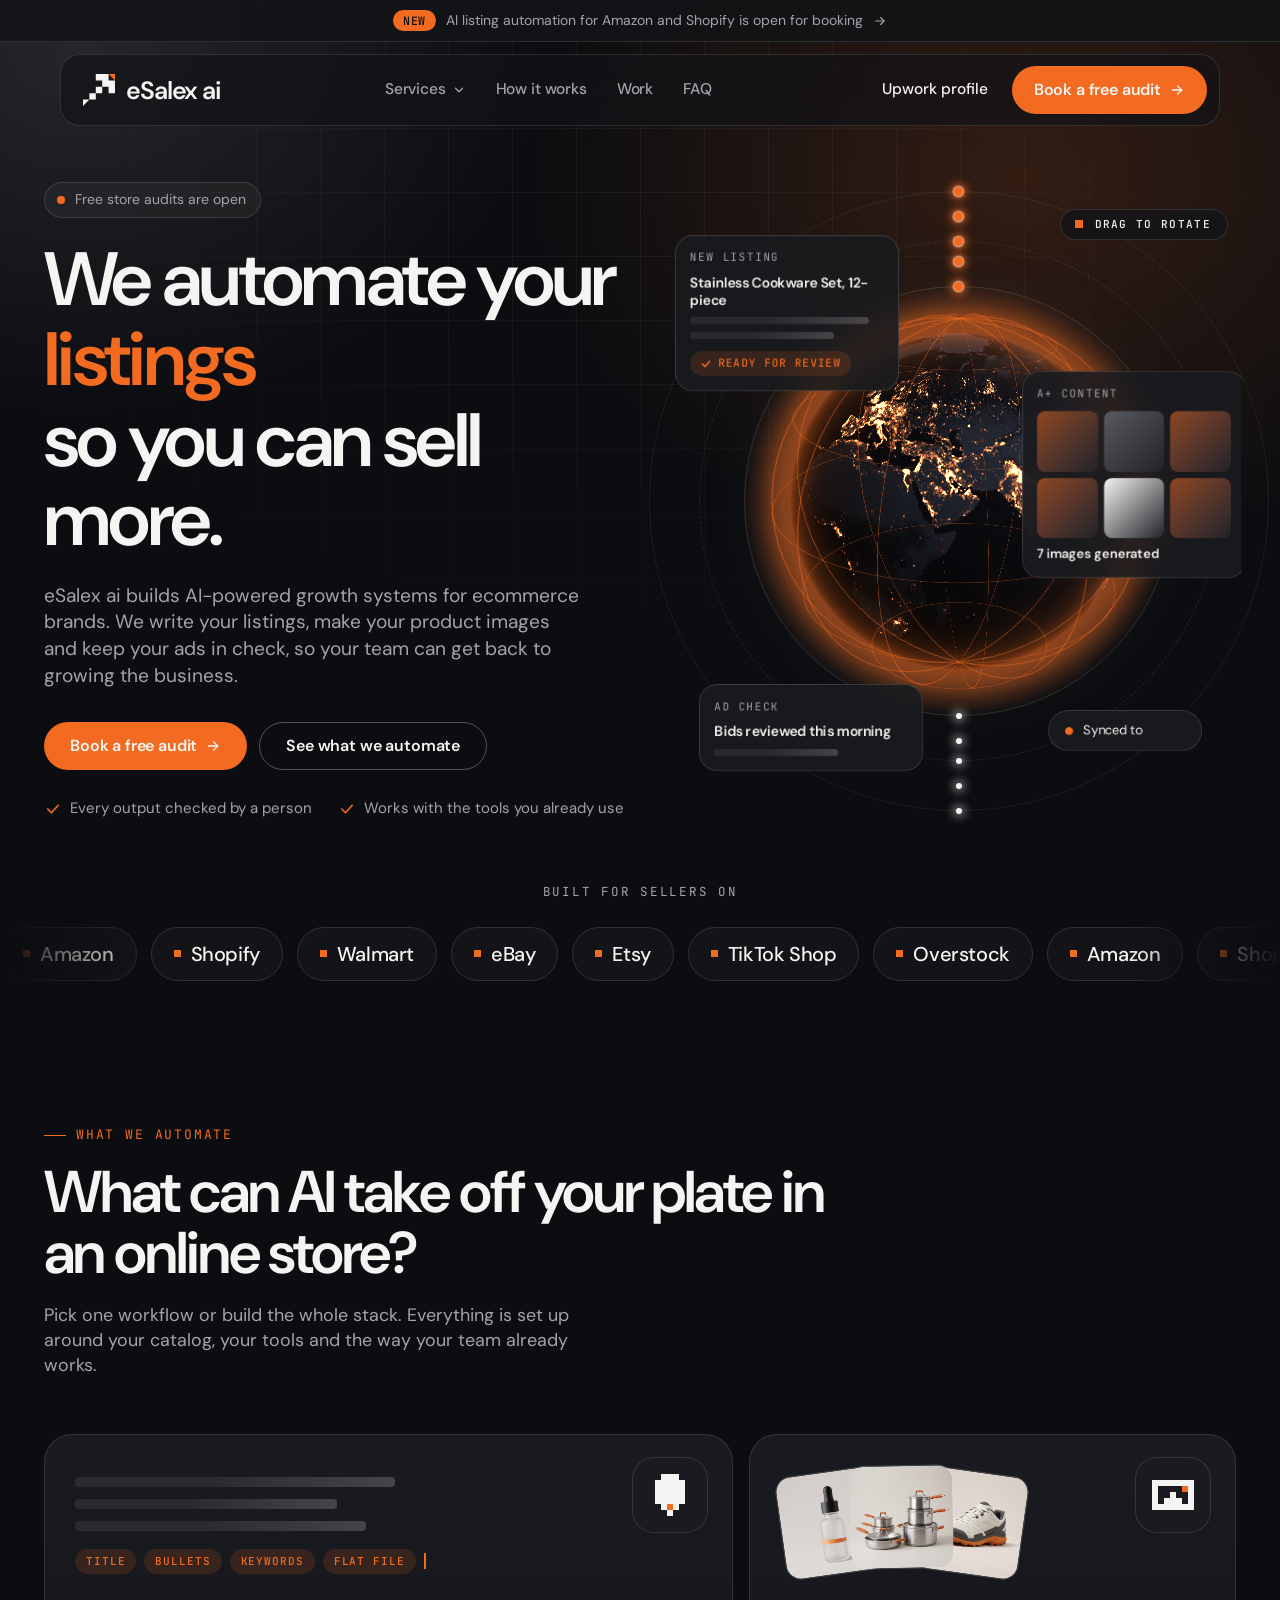
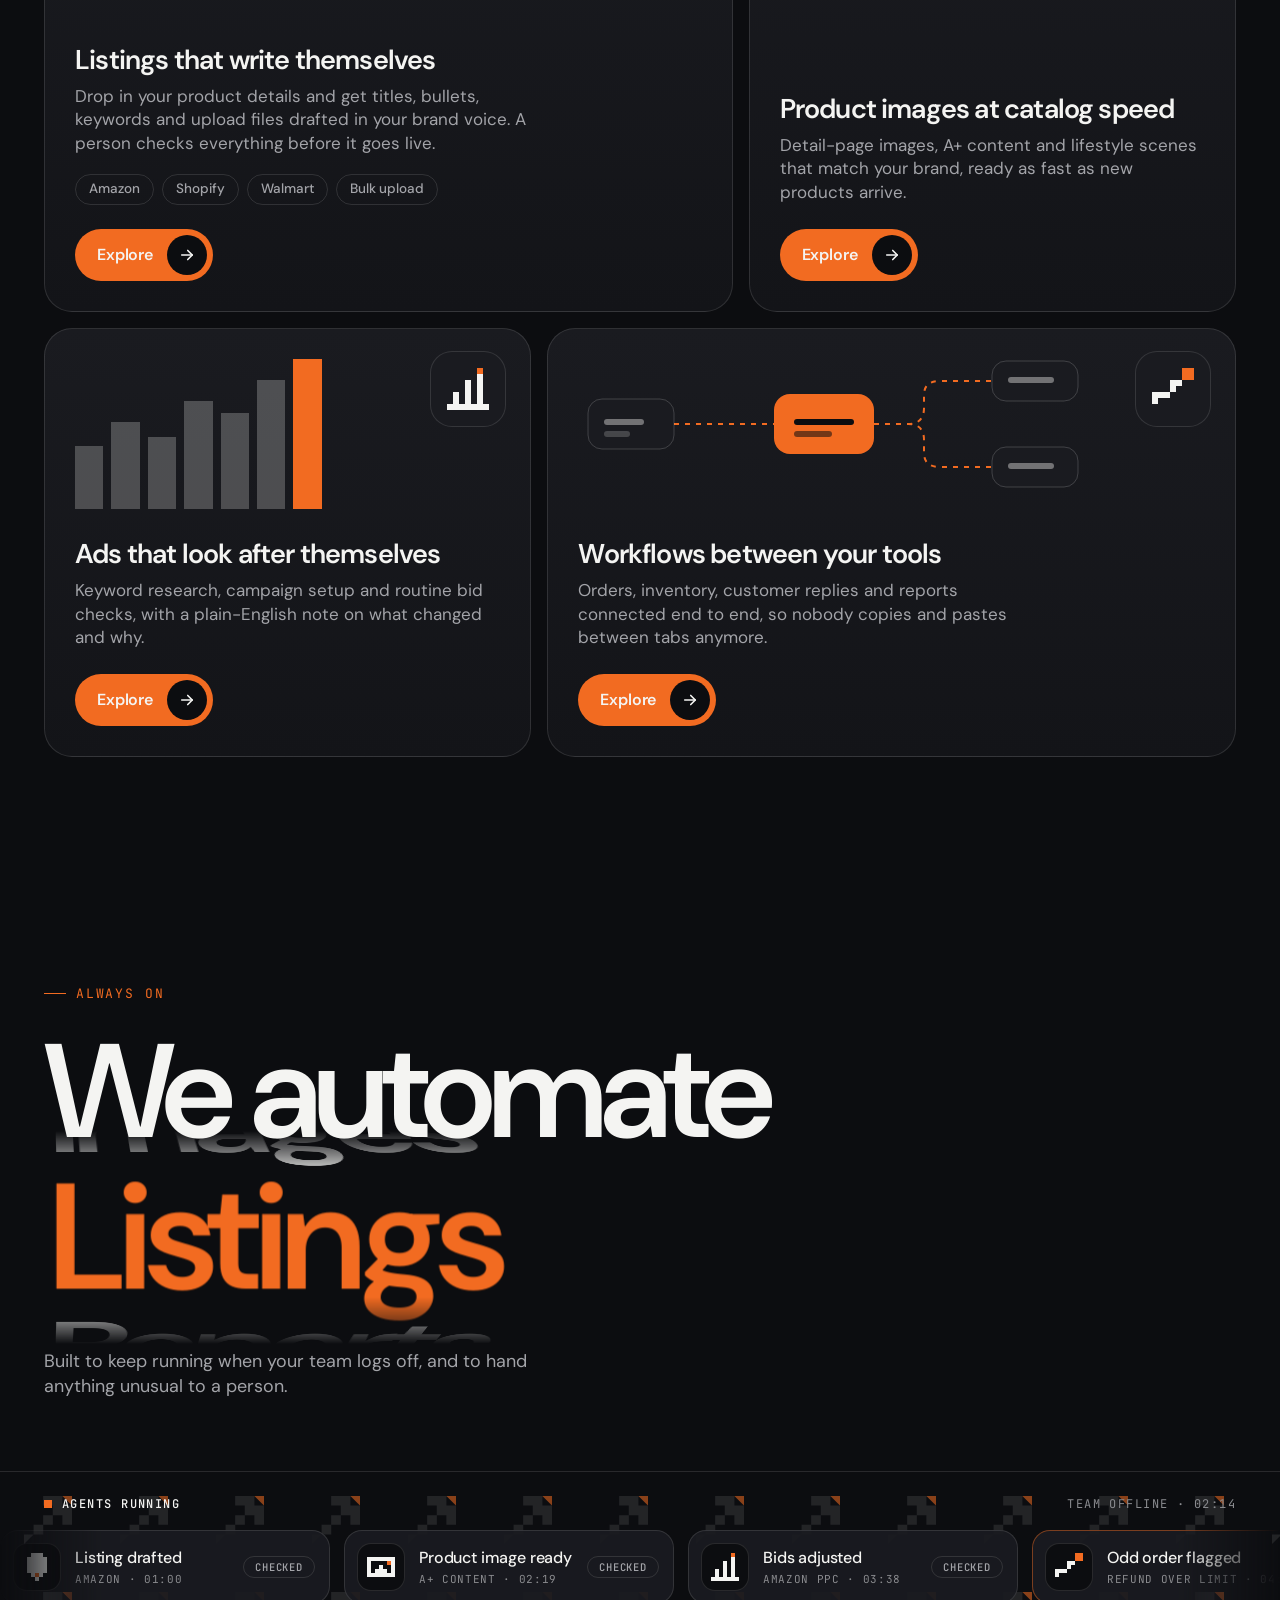
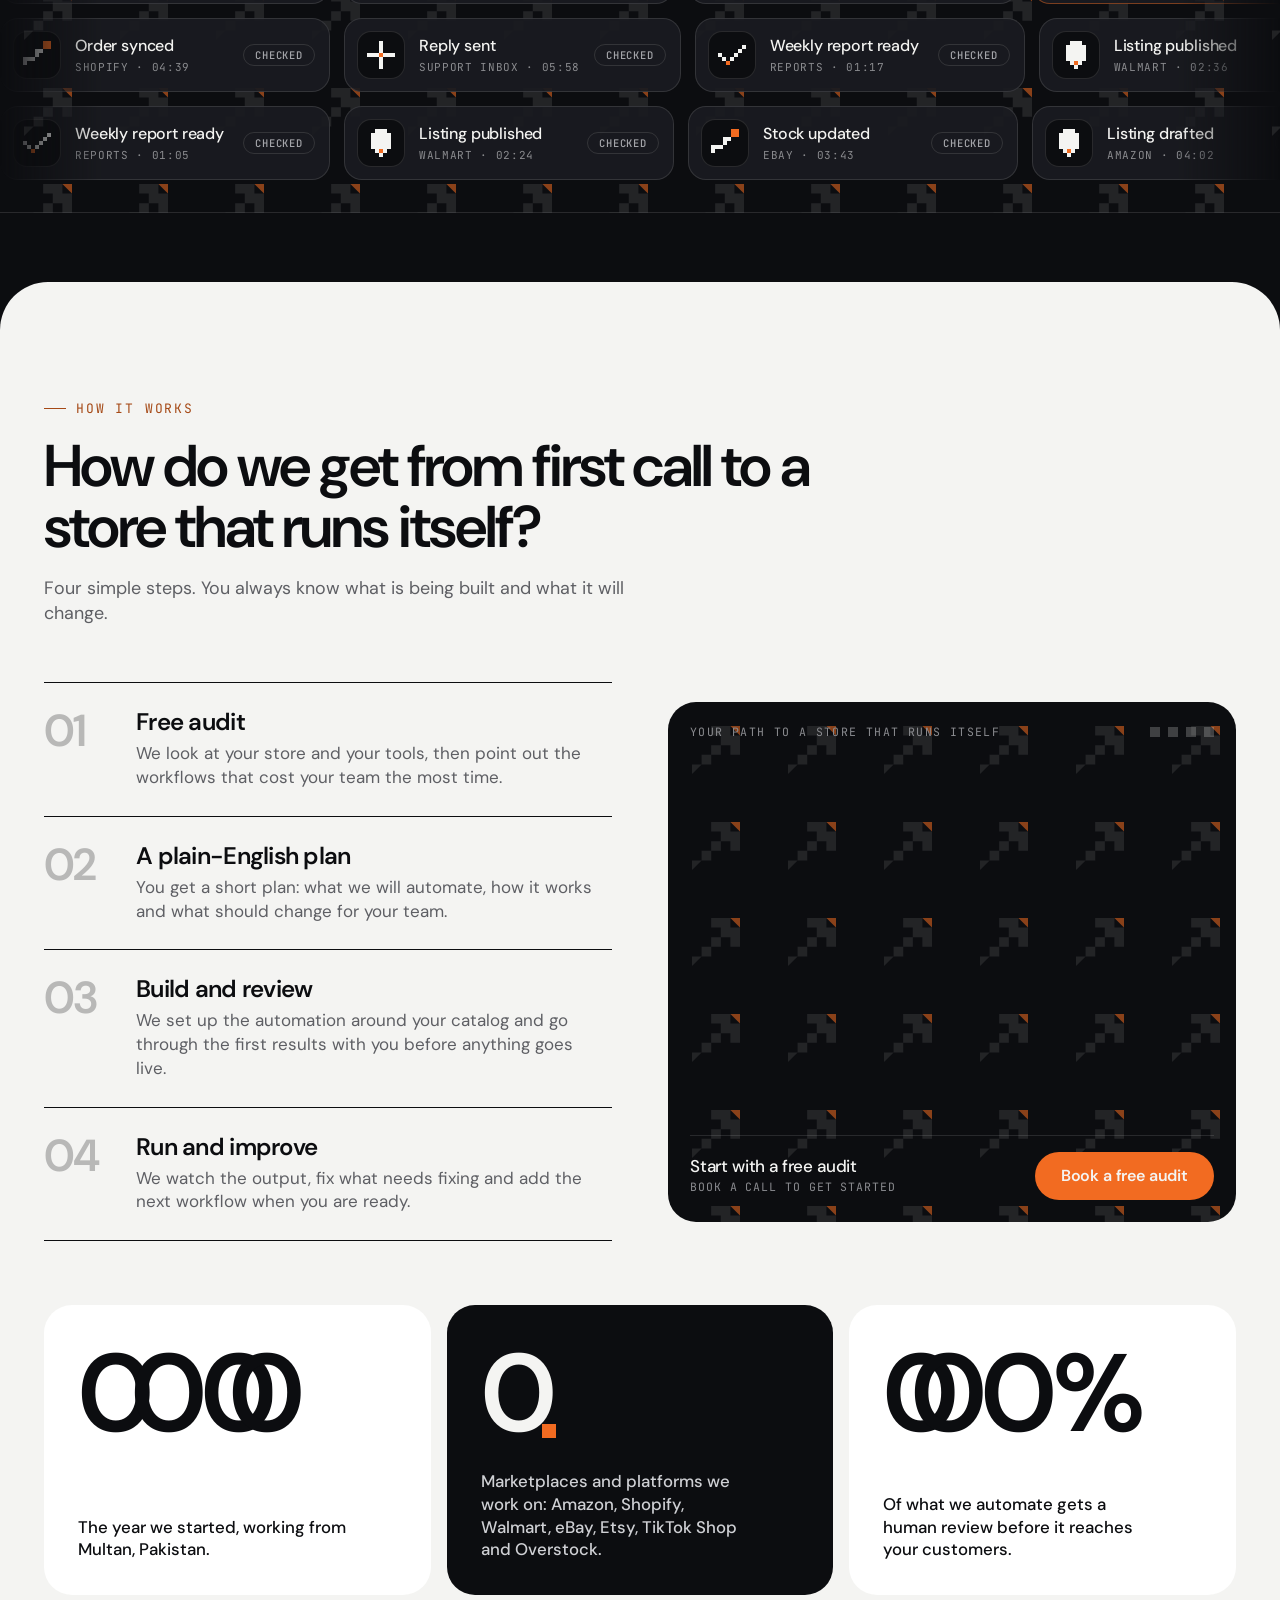
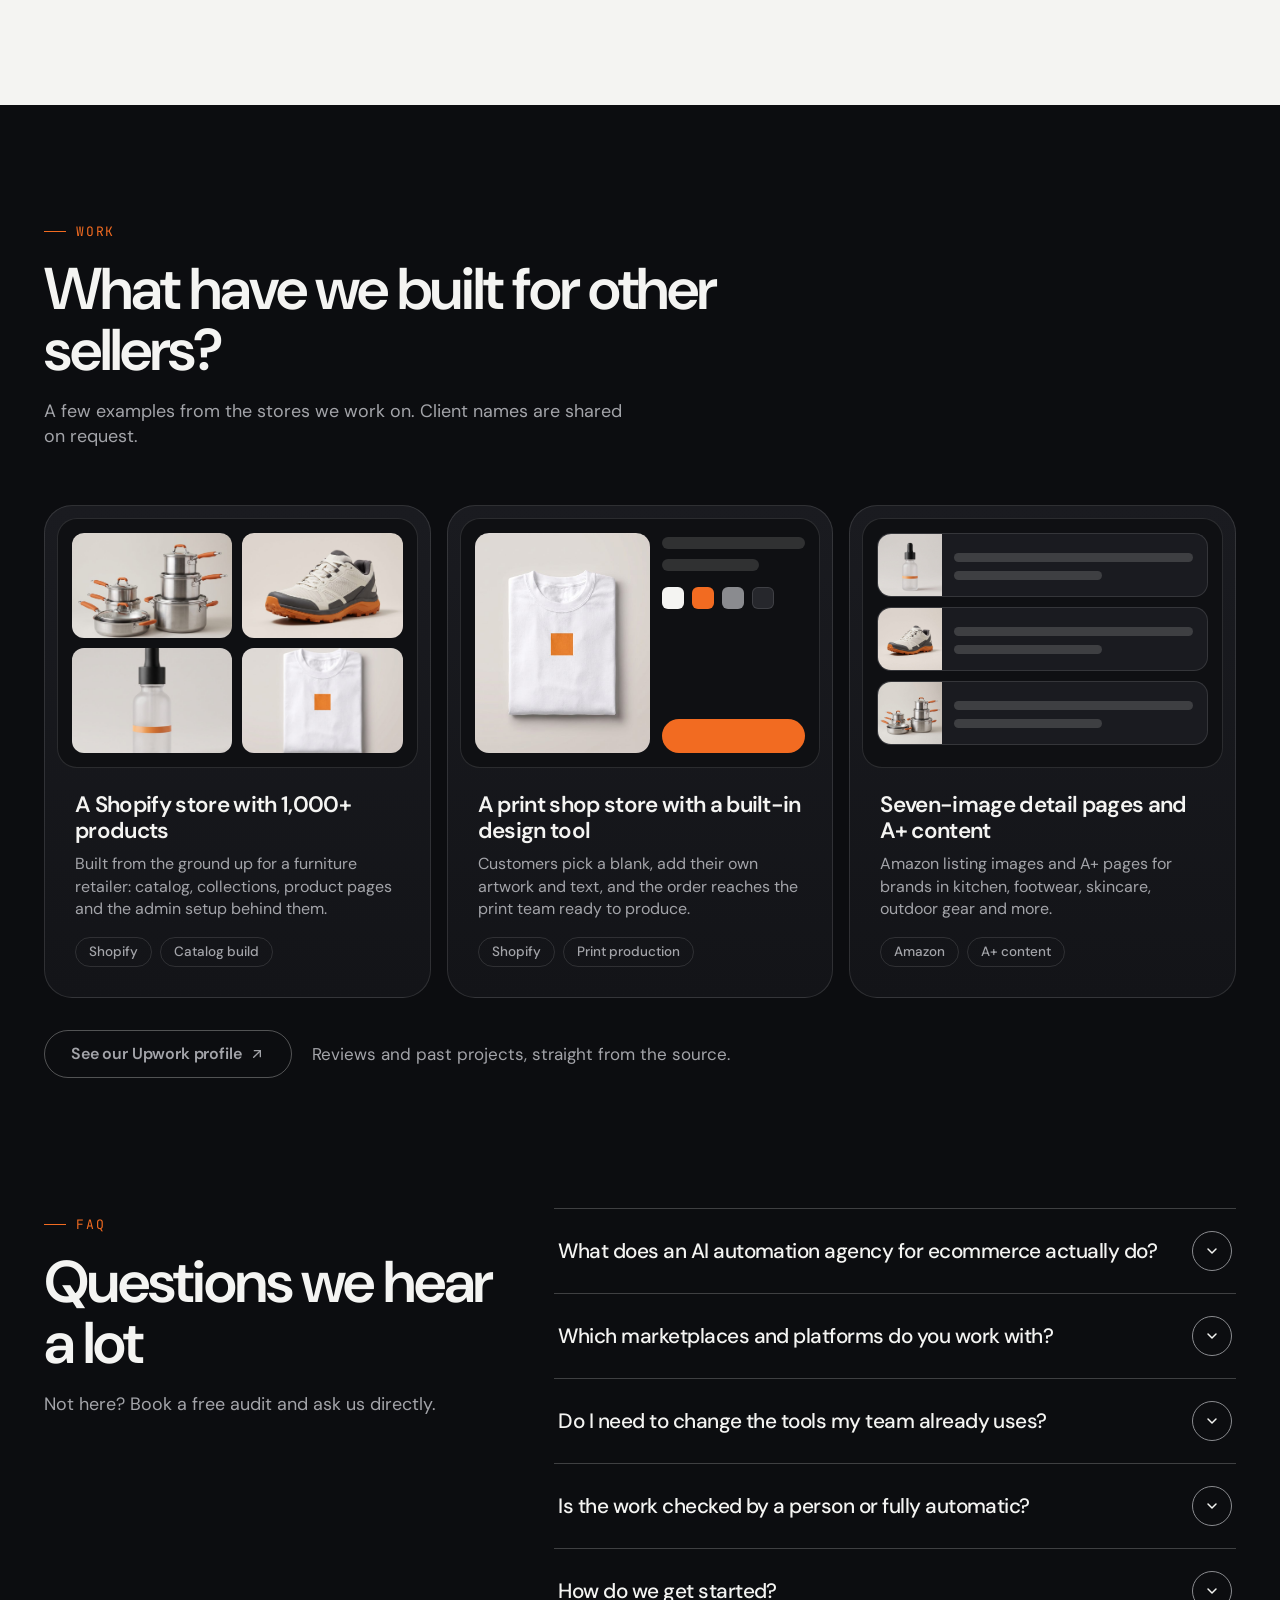
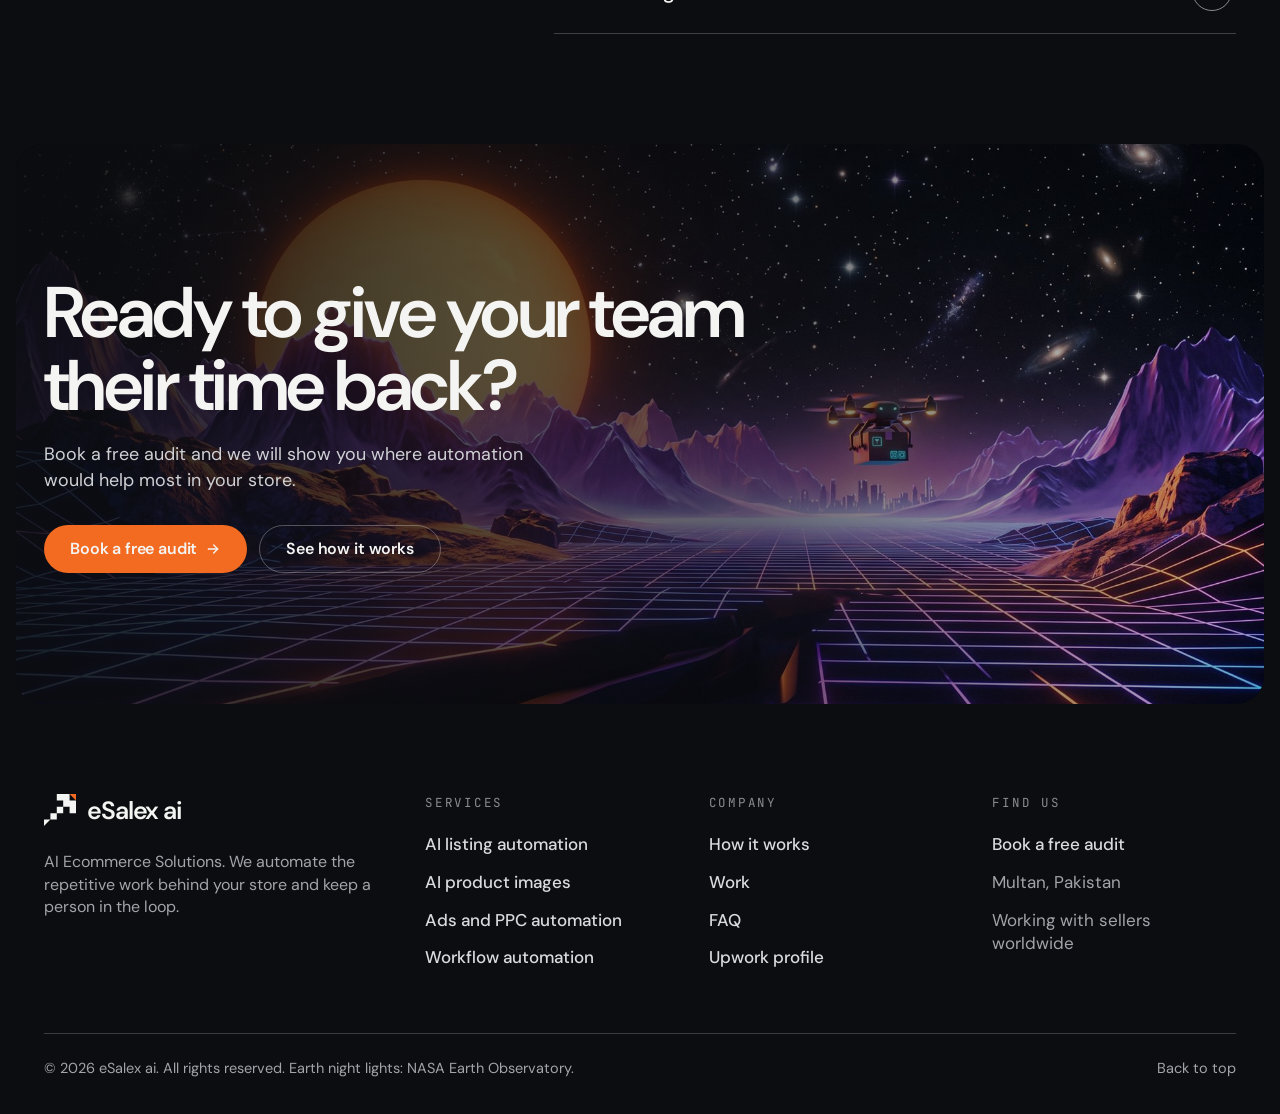
<file: index.html>
<!doctype html>
<html lang="en">
<head>
<meta charset="utf-8">
<meta name="robots" content="noindex, nofollow">
<meta name="viewport" content="width=device-width, initial-scale=1">
<title>eSalex ai | AI Ecommerce Solutions for Amazon and Shopify brands</title>
<meta name="description" content="eSalex ai builds AI-powered growth systems for ecommerce brands. We automate listings, product images, ads and store workflows, with a person reviewing every output.">
<meta name="theme-color" content="#0C0D10">
<!-- TODO: replace YOURDOMAIN.com with the real domain (also in the og: tags, sitemap.xml, robots.txt, llms.txt and the JSON-LD below) -->
<link rel="canonical" href="https://www.YOURDOMAIN.com/">
<link rel="icon" href="favicon.svg" type="image/svg+xml">
<meta property="og:type" content="website">
<meta property="og:site_name" content="eSalex ai">
<meta property="og:title" content="eSalex ai | AI Ecommerce Solutions">
<meta property="og:description" content="AI automation for Amazon and Shopify brands. Listings, product images, ads and workflows, reviewed by a person.">
<meta property="og:url" content="https://www.YOURDOMAIN.com/">
<meta property="og:image" content="https://www.YOURDOMAIN.com/assets/og-card.jpg">
<meta property="og:image:width" content="1200">
<meta property="og:image:height" content="630">
<meta name="twitter:card" content="summary_large_image">
<link rel="preconnect" href="https://fonts.googleapis.com">
<link rel="preconnect" href="https://fonts.gstatic.com" crossorigin>
<link rel="stylesheet" href="https://fonts.googleapis.com/css2?family=DM+Sans:opsz,wght@9..40,400..700&family=JetBrains+Mono:wght@400;500&display=swap">
<link rel="stylesheet" href="styles.css">
<link rel="stylesheet" href="audit.css">
<script type="application/ld+json">
{
  "@context": "https://schema.org",
  "@graph": [
    {
      "@type": ["Organization", "ProfessionalService"],
      "@id": "https://www.YOURDOMAIN.com/#organization",
      "name": "eSalex ai",
      "alternateName": ["eSalex AI Ecommerce Solutions", "eSalex"],
      "url": "https://www.YOURDOMAIN.com/",
      "logo": "https://www.YOURDOMAIN.com/assets/esalex-logo.png",
      "description": "eSalex ai builds AI-powered growth systems for ecommerce brands on Amazon, Shopify, Walmart, eBay, Etsy and TikTok Shop. We automate listings, product images, ads and store workflows, with a person reviewing every output.",
      "foundingDate": "2018",
      "address": {
        "@type": "PostalAddress",
        "addressLocality": "Multan",
        "addressCountry": "PK"
      },
      "areaServed": "Worldwide",
      "sameAs": [
        "https://www.upwork.com/agencies/1002230983337877504/",
        "https://www.behance.net/esalexstudio"
      ],
      "knowsAbout": [
        "Amazon listing optimization",
        "Amazon PPC",
        "Shopify store development",
        "ecommerce automation",
        "AI product imagery",
        "A+ content design"
      ]
    },
    {
      "@type": "WebSite",
      "@id": "https://www.YOURDOMAIN.com/#website",
      "url": "https://www.YOURDOMAIN.com/",
      "name": "eSalex ai",
      "publisher": { "@id": "https://www.YOURDOMAIN.com/#organization" },
      "inLanguage": "en"
    },
    {
      "@type": "Service",
      "@id": "https://www.YOURDOMAIN.com/#listing-automation",
      "url": "https://www.YOURDOMAIN.com/services/amazon-listing-automation/",
      "name": "AI listing automation for Amazon, Shopify and Walmart",
      "serviceType": "Ecommerce listing automation",
      "provider": { "@id": "https://www.YOURDOMAIN.com/#organization" },
      "areaServed": "Worldwide",
      "description": "AI-drafted titles, bullets, keywords and bulk upload files in your brand voice, reviewed by a person before anything goes live."
    },
    {
      "@type": "Service",
      "@id": "https://www.YOURDOMAIN.com/#product-imagery",
      "url": "https://www.YOURDOMAIN.com/services/ai-product-images/",
      "name": "AI product images and A+ content",
      "serviceType": "Ecommerce image design",
      "provider": { "@id": "https://www.YOURDOMAIN.com/#organization" },
      "areaServed": "Worldwide",
      "description": "Detail-page images, A+ content and lifestyle scenes that match your brand, produced at the pace your catalog grows."
    },
    {
      "@type": "Service",
      "@id": "https://www.YOURDOMAIN.com/#ads-automation",
      "url": "https://www.YOURDOMAIN.com/services/amazon-ppc-automation/",
      "name": "Amazon PPC and ads automation",
      "serviceType": "Advertising management",
      "provider": { "@id": "https://www.YOURDOMAIN.com/#organization" },
      "areaServed": "Worldwide",
      "description": "Keyword research, campaign setup and routine bid checks with a plain-English note on what changed and why."
    },
    {
      "@type": "Service",
      "@id": "https://www.YOURDOMAIN.com/#workflow-automation",
      "url": "https://www.YOURDOMAIN.com/services/shopify-automation/",
      "name": "Ecommerce workflow automation",
      "serviceType": "Business process automation",
      "provider": { "@id": "https://www.YOURDOMAIN.com/#organization" },
      "areaServed": "Worldwide",
      "description": "Orders, inventory, customer replies and reports connected across the tools a store already uses."
    },
    {
      "@type": "FAQPage",
      "@id": "https://www.YOURDOMAIN.com/#faq",
      "mainEntity": [
        {
          "@type": "Question",
          "name": "What does an AI automation agency for ecommerce actually do?",
          "acceptedAnswer": {
            "@type": "Answer",
            "text": "We build systems that take over repetitive store work, such as writing listings, producing product images, checking ads and moving data between tools. A person on our team reviews the output before it reaches your customers."
          }
        },
        {
          "@type": "Question",
          "name": "Which marketplaces and platforms do you work with?",
          "acceptedAnswer": {
            "@type": "Answer",
            "text": "Amazon, Shopify, Walmart, eBay, Etsy, TikTok Shop and Overstock."
          }
        },
        {
          "@type": "Question",
          "name": "Do I need to change the tools my team already uses?",
          "acceptedAnswer": {
            "@type": "Answer",
            "text": "No. We build around your current catalog, marketplaces and software, so your team keeps working the way it does today."
          }
        },
        {
          "@type": "Question",
          "name": "Is the work checked by a person or fully automatic?",
          "acceptedAnswer": {
            "@type": "Answer",
            "text": "Every output is checked by a person before it goes live. Automation does the heavy lifting and people make the final call."
          }
        },
        {
          "@type": "Question",
          "name": "How do we get started?",
          "acceptedAnswer": {
            "@type": "Answer",
            "text": "Book a free audit. We look at your store, point out the workflows that cost your team the most time and suggest where to begin."
          }
        }
      ]
    }
  ]
}
</script>
</head>
<body>
<div class="es" id="top">
  <a class="skip" href="#main">Skip to content</a>
  <div class="amb"></div>
  <div class="gridbg"></div>

  <div class="ann">
    <a href="#services"><span class="tag-new">New</span><span>AI listing automation for Amazon and Shopify is open for booking</span>
      <svg width="14" height="14" viewBox="0 0 24 24" fill="none" stroke="currentColor" stroke-width="2" stroke-linecap="round" stroke-linejoin="round" aria-hidden="true"><path d="M5 12h14"></path><path d="m13 6 6 6-6 6"></path></svg>
    </a>
  </div>

  <header class="nav-wrap">
    <nav class="nav" aria-label="Main">
      <a class="brand" href="#top" aria-label="eSalex ai, home">
        <svg viewBox="0 0 64 64" width="32" height="32" aria-hidden="true"><path class="ii" d="M25.6 0 H51.2 V12.8 H64 V38.4 H51.2 V25.6 H38.4 V38.4 H25.6 V51.2 H12.8 L0 64 V51.2 H12.8 V38.4 H25.6 V25.6 H38.4 V12.8 H25.6 Z"></path><path class="ia" d="M51.2 0 H64 V12.8 Z"></path></svg>
        <span class="wm">eSalex ai</span>
      </a>
      <div class="links">
        <div class="has-mega">
          <a href="#services">Services
            <svg width="14" height="14" viewBox="0 0 24 24" fill="none" stroke="currentColor" stroke-width="2.2" stroke-linecap="round" stroke-linejoin="round" aria-hidden="true"><path d="m6 9 6 6 6-6"></path></svg>
          </a>
          <div class="mega">
            <a class="mg" href="services/amazon-listing-automation/"><span class="itile sm"><svg width="28" height="28" viewBox="0 0 7 7" shape-rendering="crispEdges" aria-hidden="true"><path class="ii" d="M2 0h1v1h-1zM3 0h1v1h-1zM4 0h1v1h-1zM1 1h1v1h-1zM2 1h1v1h-1zM3 1h1v1h-1zM4 1h1v1h-1zM5 1h1v1h-1zM1 2h1v1h-1zM2 2h1v1h-1zM3 2h1v1h-1zM4 2h1v1h-1zM5 2h1v1h-1zM1 3h1v1h-1zM2 3h1v1h-1zM3 3h1v1h-1zM4 3h1v1h-1zM5 3h1v1h-1zM1 4h1v1h-1zM2 4h1v1h-1zM3 4h1v1h-1zM4 4h1v1h-1zM5 4h1v1h-1zM2 5h1v1h-1zM4 5h1v1h-1zM3 6h1v1h-1z"></path><path class="ia" d="M3 5h1v1h-1z"></path></svg></span><div><b>Listings</b><span>Titles, bullets, keywords and bulk upload files.</span></div></a>
            <a class="mg" href="services/ai-product-images/"><span class="itile sm"><svg width="28" height="28" viewBox="0 0 7 7" shape-rendering="crispEdges" aria-hidden="true"><path class="ii" d="M0 1h1v1h-1zM1 1h1v1h-1zM2 1h1v1h-1zM3 1h1v1h-1zM4 1h1v1h-1zM5 1h1v1h-1zM6 1h1v1h-1zM0 2h1v1h-1zM6 2h1v1h-1zM0 3h1v1h-1zM3 3h1v1h-1zM6 3h1v1h-1zM0 4h1v1h-1zM2 4h1v1h-1zM3 4h1v1h-1zM4 4h1v1h-1zM6 4h1v1h-1zM0 5h1v1h-1zM1 5h1v1h-1zM2 5h1v1h-1zM3 5h1v1h-1zM4 5h1v1h-1zM5 5h1v1h-1zM6 5h1v1h-1z"></path><path class="ia" d="M5 2h1v1h-1z"></path></svg></span><div><b>Product images</b><span>Detail pages, A+ content and lifestyle scenes.</span></div></a>
            <a class="mg" href="services/amazon-ppc-automation/"><span class="itile sm"><svg width="28" height="28" viewBox="0 0 7 7" shape-rendering="crispEdges" aria-hidden="true"><path class="ii" d="M5 1h1v1h-1zM3 2h1v1h-1zM5 2h1v1h-1zM3 3h1v1h-1zM5 3h1v1h-1zM1 4h1v1h-1zM3 4h1v1h-1zM5 4h1v1h-1zM1 5h1v1h-1zM3 5h1v1h-1zM5 5h1v1h-1zM0 6h1v1h-1zM1 6h1v1h-1zM2 6h1v1h-1zM3 6h1v1h-1zM4 6h1v1h-1zM5 6h1v1h-1zM6 6h1v1h-1z"></path><path class="ia" d="M5 0h1v1h-1z"></path></svg></span><div><b>Ads and PPC</b><span>Research, campaign setup and routine bid checks.</span></div></a>
            <a class="mg" href="services/shopify-automation/"><span class="itile sm"><svg width="28" height="28" viewBox="0 0 7 7" shape-rendering="crispEdges" aria-hidden="true"><path class="ii" d="M3 2h1v1h-1zM4 2h1v1h-1zM3 3h1v1h-1zM0 4h1v1h-1zM1 4h1v1h-1zM2 4h1v1h-1zM0 5h1v1h-1z"></path><path class="ia" d="M5 0h1v1h-1zM6 0h1v1h-1zM5 1h1v1h-1zM6 1h1v1h-1z"></path></svg></span><div><b>Workflows</b><span>Orders, inventory and replies, wired together.</span></div></a>
          </div>
        </div>
        <a href="#process">How it works</a>
        <a href="#work">Work</a>
        <a href="#faq">FAQ</a>
      </div>
      <a class="nav-link" href="https://www.upwork.com/agencies/1002230983337877504/" target="_blank" rel="noopener">Upwork profile</a>
      <a class="btn btn-sm" href="#contact">Book a free audit
        <svg width="16" height="16" viewBox="0 0 24 24" fill="none" stroke="currentColor" stroke-width="2" stroke-linecap="round" stroke-linejoin="round" aria-hidden="true"><path d="M5 12h14"></path><path d="m13 6 6 6-6 6"></path></svg>
      </a>
      <details class="mmenu">
        <summary aria-label="Open menu"><svg width="22" height="22" viewBox="0 0 24 24" fill="none" stroke="currentColor" stroke-width="2" stroke-linecap="round" aria-hidden="true"><path d="M4 8h16"></path><path d="M4 16h16"></path></svg></summary>
        <div class="mpanel">
          <a href="#services">Services</a>
          <a href="#process">How it works</a>
          <a href="#work">Work</a>
          <a href="#faq">FAQ</a>
          <a href="https://www.upwork.com/agencies/1002230983337877504/" target="_blank" rel="noopener">Upwork profile</a>
          <a href="#contact" style="background: var(--accent); color: var(--on); font-weight: 600; margin-top: 6px; text-align: center">Book a free audit</a>
        </div>
      </details>
    </nav>
  </header>

  <main id="main">
    <section class="hero" aria-labelledby="h-hero">
      <div class="wrap hero-in">
        <div>
          <span class="chip"><span class="dot"></span>Free store audits are open</span>
          <h1 class="h1 disp" id="h-hero">
            <span class="w" style="--d: .15s">We automate your</span>
            <span class="w tk" style="--d: .28s"><span class="tk-in"><span>listings</span><span>product images</span><span>ad campaigns</span><span>customer replies</span><span>weekly reports</span><span aria-hidden="true">listings</span></span></span>
            <span class="w" style="--d: .4s">so you can sell more.</span>
          </h1>
          <p class="lead">eSalex ai builds AI-powered growth systems for ecommerce brands. We write your listings, make your product images and keep your ads in check, so your team can get back to growing the business.</p>
          <div class="cta">
            <a class="btn" href="#contact">Book a free audit
              <svg width="16" height="16" viewBox="0 0 24 24" fill="none" stroke="currentColor" stroke-width="2" stroke-linecap="round" stroke-linejoin="round" aria-hidden="true"><path d="M5 12h14"></path><path d="m13 6 6 6-6 6"></path></svg>
            </a>
            <a class="btn btn-ghost" href="#services">See what we automate</a>
          </div>
          <div class="assure">
            <span><svg width="18" height="18" viewBox="0 0 24 24" fill="none" stroke="currentColor" stroke-width="2.2" stroke-linecap="round" stroke-linejoin="round" aria-hidden="true"><path d="m5 12 5 5 9-10"></path></svg>Every output checked by a person</span>
            <span><svg width="18" height="18" viewBox="0 0 24 24" fill="none" stroke="currentColor" stroke-width="2.2" stroke-linecap="round" stroke-linejoin="round" aria-hidden="true"><path d="m5 12 5 5 9-10"></path></svg>Works with the tools you already use</span>
          </div>
        </div>

        <div class="scene">
          <div class="stage">
            <div class="ring r3" aria-hidden="true"></div>
            <div class="ring r2" aria-hidden="true"></div>
            <div class="glow" aria-hidden="true"></div>
            <div class="earth"><video data-src="assets/earth-loop.mp4" poster="assets/earth-poster.jpg" muted loop playsinline preload="none" aria-hidden="true" width="900" height="900"></video><canvas class="globe" id="globe" width="900" height="900" role="img" aria-label="Interactive night-time Earth globe with glowing city lights. Drag to rotate it."></canvas></div>
            <div class="wire-wrap" aria-hidden="true"><div class="wire">
              <i class="m" style="--k: 0"></i><i class="m" style="--k: 1"></i><i class="m" style="--k: 2"></i><i class="m" style="--k: 3"></i><i class="m" style="--k: 4"></i><i class="m" style="--k: 5"></i>
              <i class="p" style="--s: 1; --z: 0"></i><i class="p" style="--s: .866; --z: .5"></i><i class="p" style="--s: .866; --z: -.5"></i><i class="p" style="--s: .5; --z: .866"></i><i class="p" style="--s: .5; --z: -.866"></i>
            </div></div>
            <div class="ring r4" aria-hidden="true"></div>
            <div class="ring r1" aria-hidden="true"></div>
            <div class="ring r5" aria-hidden="true"></div>

            <div class="fc fa" aria-hidden="true">
              <div class="k">New listing</div>
              <div class="t">Stainless Cookware Set, 12-piece</div>
              <div class="sk" style="width: 92%"></div>
              <div class="sk" style="width: 74%"></div>
              <div class="ok"><svg width="12" height="12" viewBox="0 0 24 24" fill="none" stroke="currentColor" stroke-width="3" stroke-linecap="round" stroke-linejoin="round"><path d="m5 12 5 5 9-10"></path></svg>Ready for review</div>
            </div>
            <div class="fc fb" aria-hidden="true">
              <div class="k">A+ content</div>
              <div class="thumbs"><i></i><i></i><i></i><i></i><i></i><i></i></div>
              <div class="t" style="font-size: 13px">7 images generated</div>
            </div>
            <div class="fc fcc" aria-hidden="true">
              <div class="k">Ad check</div>
              <div class="t">Bids reviewed this morning</div>
              <div class="sk" style="width: 64%"></div>
            </div>
            <div class="fc fd" aria-hidden="true">
              <span class="dot"></span><span style="font-size: 13px">Synced to</span><span class="cyc mono" style="font-size: 13px"><b>AMZ</b><b>SHP</b><b>WMT</b><b>ETSY</b></span>
            </div>
          </div>
          <div class="hint" id="globe-hint" aria-hidden="true"><i></i>Drag to rotate</div>
        </div>
      </div>
    </section>

    <div class="mq-label">Built for sellers on</div>
    <div class="mq" aria-label="Marketplaces we work with">
      <div class="mqt">
        <div class="mqg">
          <span class="pill">Amazon</span><span class="pill">Shopify</span><span class="pill">Walmart</span><span class="pill">eBay</span><span class="pill">Etsy</span><span class="pill">TikTok Shop</span><span class="pill">Overstock</span>
        </div>
        <div class="mqg" aria-hidden="true">
          <span class="pill">Amazon</span><span class="pill">Shopify</span><span class="pill">Walmart</span><span class="pill">eBay</span><span class="pill">Etsy</span><span class="pill">TikTok Shop</span><span class="pill">Overstock</span>
        </div>
      </div>
    </div>

    <section class="sec" id="services" aria-labelledby="h-services">
      <div class="wrap">
        <div class="rv">
          <span class="eyebrow">What we automate</span>
          <h2 class="h2 disp" id="h-services">What can AI take off your plate in an online store?</h2>
          <p class="sub">Pick one workflow or build the whole stack. Everything is set up around your catalog, your tools and the way your team already works.</p>
        </div>

        <div class="bento">
          <article class="card c7 rv">
            <a class="card-hit" href="services/amazon-listing-automation/" tabindex="-1" aria-hidden="true"></a>
            <span class="itile big ico" aria-hidden="true"><svg width="42" height="42" viewBox="0 0 7 7" shape-rendering="crispEdges"><path class="ii" d="M2 0h1v1h-1zM3 0h1v1h-1zM4 0h1v1h-1zM1 1h1v1h-1zM2 1h1v1h-1zM3 1h1v1h-1zM4 1h1v1h-1zM5 1h1v1h-1zM1 2h1v1h-1zM2 2h1v1h-1zM3 2h1v1h-1zM4 2h1v1h-1zM5 2h1v1h-1zM1 3h1v1h-1zM2 3h1v1h-1zM3 3h1v1h-1zM4 3h1v1h-1zM5 3h1v1h-1zM1 4h1v1h-1zM2 4h1v1h-1zM3 4h1v1h-1zM4 4h1v1h-1zM5 4h1v1h-1zM2 5h1v1h-1zM4 5h1v1h-1zM3 6h1v1h-1z"></path><path class="ia" d="M3 5h1v1h-1z"></path></svg></span>
            <div class="viz v-list" aria-hidden="true">
              <div class="sk" style="width: 88%"></div>
              <div class="sk" style="width: 72%"></div>
              <div class="sk" style="width: 80%"></div>
              <div class="row"><b>Title</b><b>Bullets</b><b>Keywords</b><b>Flat file</b><span class="caret"></span></div>
            </div>
            <div>
              <h3>Listings that write themselves</h3>
              <p>Drop in your product details and get titles, bullets, keywords and upload files drafted in your brand voice. A person checks everything before it goes live.</p>
              <div class="tags"><span>Amazon</span><span>Shopify</span><span>Walmart</span><span>Bulk upload</span></div>
              <a class="card-go" href="services/amazon-listing-automation/" style="--gd: 0s" aria-label="Explore AI listing automation">Explore <span class="ga"><svg width="18" height="18" viewBox="0 0 24 24" fill="none" stroke="currentColor" stroke-width="2.2" stroke-linecap="round" stroke-linejoin="round" aria-hidden="true"><path d="M5 12h14"></path><path d="m13 6 6 6-6 6"></path></svg><svg width="18" height="18" viewBox="0 0 24 24" fill="none" stroke="currentColor" stroke-width="2.2" stroke-linecap="round" stroke-linejoin="round" aria-hidden="true"><path d="M5 12h14"></path><path d="m13 6 6 6-6 6"></path></svg></span></a>
            </div>
          </article>

          <article class="card c5 rv">
            <a class="card-hit" href="services/ai-product-images/" tabindex="-1" aria-hidden="true"></a>
            <span class="itile big ico" aria-hidden="true"><svg width="42" height="42" viewBox="0 0 7 7" shape-rendering="crispEdges"><path class="ii" d="M0 1h1v1h-1zM1 1h1v1h-1zM2 1h1v1h-1zM3 1h1v1h-1zM4 1h1v1h-1zM5 1h1v1h-1zM6 1h1v1h-1zM0 2h1v1h-1zM6 2h1v1h-1zM0 3h1v1h-1zM3 3h1v1h-1zM6 3h1v1h-1zM0 4h1v1h-1zM2 4h1v1h-1zM3 4h1v1h-1zM4 4h1v1h-1zM6 4h1v1h-1zM0 5h1v1h-1zM1 5h1v1h-1zM2 5h1v1h-1zM3 5h1v1h-1zM4 5h1v1h-1zM5 5h1v1h-1zM6 5h1v1h-1z"></path><path class="ia" d="M5 2h1v1h-1z"></path></svg></span>
            <div class="viz v-img" aria-hidden="true">
              <img src="assets/p-serum.jpg" alt="" width="104" height="104" loading="lazy"><img src="assets/p-cookware.jpg" alt="" width="104" height="104" loading="lazy"><img src="assets/p-shoe.jpg" alt="" width="104" height="104" loading="lazy">
            </div>
            <div>
              <h3>Product images at catalog speed</h3>
              <p>Detail-page images, A+ content and lifestyle scenes that match your brand, ready as fast as new products arrive.</p>
              <a class="card-go" href="services/ai-product-images/" style="--gd: 0.6s" aria-label="Explore AI product images and A+ content">Explore <span class="ga"><svg width="18" height="18" viewBox="0 0 24 24" fill="none" stroke="currentColor" stroke-width="2.2" stroke-linecap="round" stroke-linejoin="round" aria-hidden="true"><path d="M5 12h14"></path><path d="m13 6 6 6-6 6"></path></svg><svg width="18" height="18" viewBox="0 0 24 24" fill="none" stroke="currentColor" stroke-width="2.2" stroke-linecap="round" stroke-linejoin="round" aria-hidden="true"><path d="M5 12h14"></path><path d="m13 6 6 6-6 6"></path></svg></span></a>
            </div>
          </article>

          <article class="card c5 rv">
            <a class="card-hit" href="services/amazon-ppc-automation/" tabindex="-1" aria-hidden="true"></a>
            <span class="itile big ico" aria-hidden="true"><svg width="42" height="42" viewBox="0 0 7 7" shape-rendering="crispEdges"><path class="ii" d="M5 1h1v1h-1zM3 2h1v1h-1zM5 2h1v1h-1zM3 3h1v1h-1zM5 3h1v1h-1zM1 4h1v1h-1zM3 4h1v1h-1zM5 4h1v1h-1zM1 5h1v1h-1zM3 5h1v1h-1zM5 5h1v1h-1zM0 6h1v1h-1zM1 6h1v1h-1zM2 6h1v1h-1zM3 6h1v1h-1zM4 6h1v1h-1zM5 6h1v1h-1zM6 6h1v1h-1z"></path><path class="ia" d="M5 0h1v1h-1z"></path></svg></span>
            <div class="viz v-bars" aria-hidden="true">
              <i style="height: 42%"></i><i style="height: 58%; animation-delay: -1s"></i><i style="height: 48%; animation-delay: -2s"></i><i style="height: 72%; animation-delay: -.5s"></i><i style="height: 64%; animation-delay: -1.5s"></i><i style="height: 86%; animation-delay: -2.5s"></i><i class="hi" style="height: 100%; animation-delay: -3s"></i>
            </div>
            <div>
              <h3>Ads that look after themselves</h3>
              <p>Keyword research, campaign setup and routine bid checks, with a plain-English note on what changed and why.</p>
              <a class="card-go" href="services/amazon-ppc-automation/" style="--gd: 1.2s" aria-label="Explore Amazon PPC and ads automation">Explore <span class="ga"><svg width="18" height="18" viewBox="0 0 24 24" fill="none" stroke="currentColor" stroke-width="2.2" stroke-linecap="round" stroke-linejoin="round" aria-hidden="true"><path d="M5 12h14"></path><path d="m13 6 6 6-6 6"></path></svg><svg width="18" height="18" viewBox="0 0 24 24" fill="none" stroke="currentColor" stroke-width="2.2" stroke-linecap="round" stroke-linejoin="round" aria-hidden="true"><path d="M5 12h14"></path><path d="m13 6 6 6-6 6"></path></svg></span></a>
            </div>
          </article>

          <article class="card c7 rv">
            <a class="card-hit" href="services/shopify-automation/" tabindex="-1" aria-hidden="true"></a>
            <span class="itile big ico" aria-hidden="true"><svg width="42" height="42" viewBox="0 0 7 7" shape-rendering="crispEdges"><path class="ii" d="M3 2h1v1h-1zM4 2h1v1h-1zM3 3h1v1h-1zM0 4h1v1h-1zM1 4h1v1h-1zM2 4h1v1h-1zM0 5h1v1h-1z"></path><path class="ia" d="M5 0h1v1h-1zM6 0h1v1h-1zM5 1h1v1h-1zM6 1h1v1h-1z"></path></svg></span>
            <div class="viz v-flow" aria-hidden="true" style="width: 100%; height: 130px">
              <svg viewBox="0 0 520 130" fill="none" preserveAspectRatio="xMinYMid meet">
                <path class="dash" d="M96 65 H196" stroke="var(--accent)" stroke-width="2"></path>
                <path class="dash" d="M296 65 H330 Q346 65 346 49 V36 Q346 22 362 22 H414" stroke="var(--accent)" stroke-width="2"></path>
                <path class="dash" d="M296 65 H330 Q346 65 346 81 V94 Q346 108 362 108 H414" stroke="var(--accent)" stroke-width="2"></path>
                <rect x="10" y="40" width="86" height="50" rx="14" fill="#1A1B20" stroke="rgba(244,244,242,.18)"></rect>
                <rect class="ia" x="196" y="35" width="100" height="60" rx="16"></rect>
                <rect x="414" y="2" width="86" height="40" rx="14" fill="#1A1B20" stroke="rgba(244,244,242,.18)"></rect>
                <rect x="414" y="88" width="86" height="40" rx="14" fill="#1A1B20" stroke="rgba(244,244,242,.18)"></rect>
                <rect x="26" y="60" width="40" height="6" rx="3" fill="rgba(244,244,242,.4)"></rect>
                <rect x="26" y="72" width="26" height="6" rx="3" fill="rgba(244,244,242,.2)"></rect>
                <rect x="216" y="60" width="60" height="6" rx="3" fill="#0C0D10"></rect>
                <rect x="216" y="72" width="38" height="6" rx="3" fill="rgba(12,13,16,.55)"></rect>
                <rect x="430" y="18" width="46" height="6" rx="3" fill="rgba(244,244,242,.4)"></rect>
                <rect x="430" y="104" width="46" height="6" rx="3" fill="rgba(244,244,242,.4)"></rect>
              </svg>
            </div>
            <div>
              <h3>Workflows between your tools</h3>
              <p>Orders, inventory, customer replies and reports connected end to end, so nobody copies and pastes between tabs anymore.</p>
              <a class="card-go" href="services/shopify-automation/" style="--gd: 1.8s" aria-label="Explore Shopify and workflow automation">Explore <span class="ga"><svg width="18" height="18" viewBox="0 0 24 24" fill="none" stroke="currentColor" stroke-width="2.2" stroke-linecap="round" stroke-linejoin="round" aria-hidden="true"><path d="M5 12h14"></path><path d="m13 6 6 6-6 6"></path></svg><svg width="18" height="18" viewBox="0 0 24 24" fill="none" stroke="currentColor" stroke-width="2.2" stroke-linecap="round" stroke-linejoin="round" aria-hidden="true"><path d="M5 12h14"></path><path d="m13 6 6 6-6 6"></path></svg></span></a>
            </div>
          </article>
        </div>
      </div>
    </section>

    <section class="sec drum-sec" aria-labelledby="h-always">
      <div class="wrap">
        <span class="eyebrow">Always on</span>
        <h2 class="drum-h" id="h-always">
          <span class="st" aria-hidden="true">We automate</span>
          <span class="drum-win" aria-hidden="true">
            <span class="drum">
              <b style="--i: 0">Listings</b><b style="--i: 1">Images</b><b style="--i: 2">Ads</b><b style="--i: 3">Orders</b><b style="--i: 4">Replies</b><b style="--i: 5">Reports</b>
            </span>
          </span>
          <span class="sr">We automate listings, images, ads, orders, replies and reports.</span>
        </h2>
        <p class="drum-note">Built to keep running when your team logs off, and to hand anything unusual to a person.</p>
      </div>
      <div class="flow" aria-hidden="true">
        <div class="wrap flow-bar"><span class="live"><i></i>Agents running</span><span class="off">Team offline · 02:14</span></div>
        <div class="lane" style="--t: 60s"><div class="lane-t">
          <div class="lane-g" data-lane="A"></div>
          <div class="lane-g" data-lane="A"></div>
        </div></div>
        <div class="lane rev" style="--t: 72s"><div class="lane-t">
          <div class="lane-g" data-lane="B"></div>
          <div class="lane-g" data-lane="B"></div>
        </div></div>
        <div class="lane" style="--t: 52s"><div class="lane-t">
          <div class="lane-g" data-lane="C"></div>
          <div class="lane-g" data-lane="C"></div>
        </div></div>
      </div>
    </section>

    <section class="sec light" id="process" aria-labelledby="h-process">
      <div class="wrap">
        <div class="rv">
          <span class="eyebrow">How it works</span>
          <h2 class="h2 disp" id="h-process">How do we get from first call to a store that runs itself?</h2>
          <p class="sub">Four simple steps. You always know what is being built and what it will change.</p>
        </div>

        <div class="p-grid">
          <ol class="steps">
            <li class="step rv" style="--k: 0"><span class="n">01</span><div><h3>Free audit</h3><p>We look at your store and your tools, then point out the workflows that cost your team the most time.</p></div></li>
            <li class="step rv" style="--k: 1"><span class="n">02</span><div><h3>A plain-English plan</h3><p>You get a short plan: what we will automate, how it works and what should change for your team.</p></div></li>
            <li class="step rv" style="--k: 2"><span class="n">03</span><div><h3>Build and review</h3><p>We set up the automation around your catalog and go through the first results with you before anything goes live.</p></div></li>
            <li class="step rv" style="--k: 3"><span class="n">04</span><div><h3>Run and improve</h3><p>We watch the output, fix what needs fixing and add the next workflow when you are ready.</p></div></li>
          </ol>
          <figure class="flowp rv" aria-label="Animated overview of the four steps: free audit, a plain-English plan, build and review, run and improve">
            <div class="fp-top" aria-hidden="true">
              <span class="fp-lbl">Your path to a store that runs itself</span>
              <span class="fp-dots"><i style="--k: 0"></i><i style="--k: 1"></i><i style="--k: 2"></i><i style="--k: 3"></i></span>
            </div>
            <div class="fp-stage" aria-hidden="true">

              <div class="sc" style="--k: 0">
                <div class="sc-h"><span class="sc-k">01 · Free audit</span><span class="sc-t">We scan your store.</span></div>
                <div class="a-store">
                  <div class="a-grid">
                    <img src="assets/p-cookware.jpg" alt="" width="120" height="120" loading="lazy"><img src="assets/p-shoe.jpg" alt="" width="120" height="120" loading="lazy"><img src="assets/p-serum.jpg" alt="" width="120" height="120" loading="lazy"><img src="assets/p-tee.jpg" alt="" width="120" height="120" loading="lazy">
                  </div>
                  <div class="a-lines"><i style="width: 92%"></i><i style="width: 70%"></i><i style="width: 80%"></i></div>
                  <div class="a-scan"></div>
                  <span class="a-tag t1">Slow listings</span><span class="a-tag t2">Images by hand</span><span class="a-tag t3">Ads left unchecked</span>
                </div>
              </div>

              <div class="sc" style="--k: 1">
                <div class="sc-h"><span class="sc-k">02 · Plan</span><span class="sc-t">A plan you can read.</span></div>
                <div class="p-list">
                  <div class="p-row" style="--s: .6s"><span class="p-ck"><svg width="21" height="21" viewBox="0 0 7 7" shape-rendering="crispEdges"><path class="ii" d="M6 1h1v1h-1zM5 2h1v1h-1zM0 3h1v1h-1zM4 3h1v1h-1zM1 4h1v1h-1zM3 4h1v1h-1z"></path><path class="ia" d="M2 5h1v1h-1z"></path></svg></span><div><b>Listings</b><span class="sm">Drafted by AI, checked by a person</span></div></div>
                  <div class="p-row" style="--s: 1.5s"><span class="p-ck"><svg width="21" height="21" viewBox="0 0 7 7" shape-rendering="crispEdges"><path class="ii" d="M6 1h1v1h-1zM5 2h1v1h-1zM0 3h1v1h-1zM4 3h1v1h-1zM1 4h1v1h-1zM3 4h1v1h-1z"></path><path class="ia" d="M2 5h1v1h-1z"></path></svg></span><div><b>Product images</b><span class="sm">Made to match your brand</span></div></div>
                  <div class="p-row" style="--s: 2.4s"><span class="p-ck"><svg width="21" height="21" viewBox="0 0 7 7" shape-rendering="crispEdges"><path class="ii" d="M6 1h1v1h-1zM5 2h1v1h-1zM0 3h1v1h-1zM4 3h1v1h-1zM1 4h1v1h-1zM3 4h1v1h-1z"></path><path class="ia" d="M2 5h1v1h-1z"></path></svg></span><div><b>Ads</b><span class="sm">Reviewed every morning</span></div></div>
                </div>
                <div class="p-bar"><i></i></div>
              </div>

              <div class="sc" style="--k: 2">
                <div class="sc-h"><span class="sc-k">03 · Build and review</span><span class="sc-t">Built, then checked by a person.</span></div>
                <div class="b-pipe">
                  <div class="b-node" style="--s: .3s"><span class="itile"><svg width="28" height="28" viewBox="0 0 7 7" shape-rendering="crispEdges"><path class="ii" d="M2 0h1v1h-1zM3 0h1v1h-1zM4 0h1v1h-1zM1 1h1v1h-1zM2 1h1v1h-1zM3 1h1v1h-1zM4 1h1v1h-1zM5 1h1v1h-1zM1 2h1v1h-1zM2 2h1v1h-1zM3 2h1v1h-1zM4 2h1v1h-1zM5 2h1v1h-1zM1 3h1v1h-1zM2 3h1v1h-1zM3 3h1v1h-1zM4 3h1v1h-1zM5 3h1v1h-1zM1 4h1v1h-1zM2 4h1v1h-1zM3 4h1v1h-1zM4 4h1v1h-1zM5 4h1v1h-1zM2 5h1v1h-1zM4 5h1v1h-1zM3 6h1v1h-1z"></path><path class="ia" d="M3 5h1v1h-1z"></path></svg></span><small>Your catalog</small></div>
                  <div class="b-link"><i class="b-dot" style="--s: .8s"></i></div>
                  <div class="b-node ai" style="--s: 1.2s"><span class="itile"><svg width="28" height="28" viewBox="0 0 7 7" shape-rendering="crispEdges"><path class="ii" d="M3 0h1v1h-1zM3 1h1v1h-1zM3 2h1v1h-1zM0 3h1v1h-1zM1 3h1v1h-1zM2 3h1v1h-1zM4 3h1v1h-1zM5 3h1v1h-1zM6 3h1v1h-1zM3 4h1v1h-1zM3 5h1v1h-1zM3 6h1v1h-1z"></path><path class="ia" d="M3 3h1v1h-1z"></path></svg></span><small>AI drafts</small></div>
                  <div class="b-link"><i class="b-dot" style="--s: 1.7s"></i></div>
                  <div class="b-node" style="--s: 2.1s"><span class="itile"><svg width="28" height="28" viewBox="0 0 7 7" shape-rendering="crispEdges"><path class="ii" d="M2 0h1v1h-1zM3 0h1v1h-1zM4 0h1v1h-1zM2 1h1v1h-1zM3 1h1v1h-1zM4 1h1v1h-1zM2 2h1v1h-1zM3 2h1v1h-1zM4 2h1v1h-1zM1 4h1v1h-1zM2 4h1v1h-1zM3 4h1v1h-1zM4 4h1v1h-1zM5 4h1v1h-1zM0 5h1v1h-1zM1 5h1v1h-1zM2 5h1v1h-1zM3 5h1v1h-1zM4 5h1v1h-1zM5 5h1v1h-1zM6 5h1v1h-1zM0 6h1v1h-1zM1 6h1v1h-1zM2 6h1v1h-1zM3 6h1v1h-1zM4 6h1v1h-1zM5 6h1v1h-1zM6 6h1v1h-1z"></path><path class="ia" d="M6 0h1v1h-1z"></path></svg></span><small>A person checks</small><span class="b-badge" style="--s: 2.1s">Checked</span></div>
                  <div class="b-link"><i class="b-dot" style="--s: 2.6s"></i></div>
                  <div class="b-node" style="--s: 3s"><span class="itile"><svg width="28" height="28" viewBox="0 0 7 7" shape-rendering="crispEdges"><path class="ii" d="M1 0h1v1h-1zM2 0h1v1h-1zM3 0h1v1h-1zM4 0h1v1h-1zM5 0h1v1h-1zM0 1h1v1h-1zM1 1h1v1h-1zM2 1h1v1h-1zM3 1h1v1h-1zM4 1h1v1h-1zM5 1h1v1h-1zM6 1h1v1h-1zM0 2h1v1h-1zM2 2h1v1h-1zM4 2h1v1h-1zM6 2h1v1h-1zM0 3h1v1h-1zM1 3h1v1h-1zM2 3h1v1h-1zM3 3h1v1h-1zM4 3h1v1h-1zM5 3h1v1h-1zM6 3h1v1h-1zM0 4h1v1h-1zM6 4h1v1h-1zM0 5h1v1h-1zM6 5h1v1h-1zM0 6h1v1h-1zM1 6h1v1h-1zM2 6h1v1h-1zM3 6h1v1h-1zM4 6h1v1h-1zM5 6h1v1h-1zM6 6h1v1h-1z"></path><path class="ia" d="M3 5h1v1h-1z"></path></svg></span><small>Goes live</small></div>
                </div>
                <div class="b-note">Nothing goes live until a person says yes.</div>
              </div>

              <div class="sc" style="--k: 3">
                <div class="sc-h"><span class="sc-k">04 · Run and improve</span><span class="sc-t">Always on, always improving.</span></div>
                <div class="r-wrap">
                  <div class="r-chart">
                    <i style="height: 28%; --s: .2s"></i><i style="height: 38%; --s: .35s"></i><i style="height: 34%; --s: .5s"></i><i style="height: 52%; --s: .65s"></i><i style="height: 48%; --s: .8s"></i><i style="height: 66%; --s: .95s"></i><i style="height: 78%; --s: 1.1s"></i><i class="hi" style="height: 100%; --s: 1.25s"></i>
                  </div>
                  <div class="r-side">
                    <span class="r-live"><i></i>Live · always on</span>
                    <div class="r-chip" style="--s: 1.4s"><span class="itile"><svg width="21" height="21" viewBox="0 0 7 7" shape-rendering="crispEdges"><path class="ii" d="M6 1h1v1h-1zM5 2h1v1h-1zM0 3h1v1h-1zM4 3h1v1h-1zM1 4h1v1h-1zM3 4h1v1h-1z"></path><path class="ia" d="M2 5h1v1h-1z"></path></svg></span>Output checked</div>
                    <div class="r-chip" style="--s: 2.1s"><span class="itile"><svg width="21" height="21" viewBox="0 0 7 7" shape-rendering="crispEdges"><path class="ii" d="M5 1h1v1h-1zM3 2h1v1h-1zM5 2h1v1h-1zM3 3h1v1h-1zM5 3h1v1h-1zM1 4h1v1h-1zM3 4h1v1h-1zM5 4h1v1h-1zM1 5h1v1h-1zM3 5h1v1h-1zM5 5h1v1h-1zM0 6h1v1h-1zM1 6h1v1h-1zM2 6h1v1h-1zM3 6h1v1h-1zM4 6h1v1h-1zM5 6h1v1h-1zM6 6h1v1h-1z"></path><path class="ia" d="M5 0h1v1h-1z"></path></svg></span>Ads re-checked</div>
                    <div class="r-chip" style="--s: 2.8s"><span class="itile"><svg width="21" height="21" viewBox="0 0 7 7" shape-rendering="crispEdges"><path class="ii" d="M3 2h1v1h-1zM4 2h1v1h-1zM3 3h1v1h-1zM0 4h1v1h-1zM1 4h1v1h-1zM2 4h1v1h-1zM0 5h1v1h-1z"></path><path class="ia" d="M5 0h1v1h-1zM6 0h1v1h-1zM5 1h1v1h-1zM6 1h1v1h-1z"></path></svg></span>Next workflow queued</div>
                  </div>
                </div>
              </div>

            </div>
            <div class="fp-cta">
              <div class="t">Start with a free audit<small>Book a call to get started</small></div>
              <span class="ringwrap"><a class="btn" href="#contact">Book a free audit</a></span>
            </div>
          </figure>
        </div>

        <div class="stats">
          <div class="stat rv">
            <span class="num" role="img" aria-label="2018">
              <span class="reel" style="--n: 2"><b class="sz">2</b><span></span></span><span class="reel" style="--n: 0"><b class="sz">0</b><span></span></span><span class="reel" style="--n: 1"><b class="sz">1</b><span></span></span><span class="reel" style="--n: 8"><b class="sz">8</b><span></span></span>
            </span>
            <p>The year we started, working from Multan, Pakistan.</p>
          </div>
          <div class="stat dk rv">
            <span class="num" role="img" aria-label="7">
              <span class="reel" style="--n: 7"><b class="sz">7</b><span></span></span><i class="px" style="margin-left: .08em; align-self: flex-end; margin-bottom: .1em"></i>
            </span>
            <p>Marketplaces and platforms we work on: Amazon, Shopify, Walmart, eBay, Etsy, TikTok Shop and Overstock.</p>
          </div>
          <div class="stat rv">
            <span class="num" role="img" aria-label="100 percent">
              <span class="reel" style="--n: 1"><b class="sz">1</b><span></span></span><span class="reel" style="--n: 0"><b class="sz">0</b><span></span></span><span class="reel" style="--n: 0"><b class="sz">0</b><span></span></span><span>%</span>
            </span>
            <p>Of what we automate gets a human review before it reaches your customers.</p>
          </div>
        </div>
      </div>
    </section>

    <section class="sec" id="work" aria-labelledby="h-work">
      <div class="wrap">
        <div class="rv">
          <span class="eyebrow">Work</span>
          <h2 class="h2 disp" id="h-work">What have we built for other sellers?</h2>
          <p class="sub">A few examples from the stores we work on. Client names are shared on request.</p>
        </div>

        <div class="work-grid">
          <article class="wk rv">
            <div class="vis" aria-hidden="true"><div class="m-store">
              <div><img src="assets/p-cookware.jpg" alt="" width="200" height="200" loading="lazy"></div>
              <div><img src="assets/p-shoe.jpg" alt="" width="200" height="200" loading="lazy"></div>
              <div><img src="assets/p-serum.jpg" alt="" width="200" height="200" loading="lazy"></div>
              <div><img src="assets/p-tee.jpg" alt="" width="200" height="200" loading="lazy"></div>
            </div></div>
            <div class="body">
              <h3>A Shopify store with 1,000+ products</h3>
              <p>Built from the ground up for a furniture retailer: catalog, collections, product pages and the admin setup behind them.</p>
              <div class="tags"><span>Shopify</span><span>Catalog build</span></div>
            </div>
          </article>
          <article class="wk rv">
            <div class="vis" aria-hidden="true"><div class="m-cust">
              <div class="pv"><img src="assets/p-tee.jpg" alt="" width="200" height="200" loading="lazy"></div>
              <div class="ctl"><i></i><i></i><div class="sw"><u></u><u></u><u></u><u></u></div><div class="go"></div></div>
            </div></div>
            <div class="body">
              <h3>A print shop store with a built-in design tool</h3>
              <p>Customers pick a blank, add their own artwork and text, and the order reaches the print team ready to produce.</p>
              <div class="tags"><span>Shopify</span><span>Print production</span></div>
            </div>
          </article>
          <article class="wk rv">
            <div class="vis" aria-hidden="true"><div class="m-aplus">
              <div><img src="assets/p-serum.jpg" alt="" width="84" height="84" loading="lazy"><span><i></i><i></i></span></div>
              <div><img src="assets/p-shoe.jpg" alt="" width="84" height="84" loading="lazy"><span><i></i><i></i></span></div>
              <div><img src="assets/p-cookware.jpg" alt="" width="84" height="84" loading="lazy"><span><i></i><i></i></span></div>
            </div></div>
            <div class="body">
              <h3>Seven-image detail pages and A+ content</h3>
              <p>Amazon listing images and A+ pages for brands in kitchen, footwear, skincare, outdoor gear and more.</p>
              <div class="tags"><span>Amazon</span><span>A+ content</span></div>
            </div>
          </article>
        </div>

        <div class="work-cta rv">
          <a class="btn btn-ghost" href="https://www.upwork.com/agencies/1002230983337877504/" target="_blank" rel="noopener">See our Upwork profile
            <svg width="16" height="16" viewBox="0 0 24 24" fill="none" stroke="currentColor" stroke-width="2" stroke-linecap="round" stroke-linejoin="round" aria-hidden="true"><path d="M7 17 17 7"></path><path d="M8 7h9v9"></path></svg>
          </a>
          <span>Reviews and past projects, straight from the source.</span>
        </div>
      </div>
    </section>

    <section class="sec" id="faq" aria-labelledby="h-faq" style="padding-top: 20px">
      <div class="wrap faq-wrap">
        <div class="rv">
          <span class="eyebrow">FAQ</span>
          <h2 class="h2 disp" id="h-faq">Questions we hear a lot</h2>
          <p class="sub">Not here? Book a free audit and ask us directly.</p>
        </div>
        <div class="faq rv">
          <details>
            <summary>What does an AI automation agency for ecommerce actually do?<span class="chev" aria-hidden="true"><svg width="16" height="16" viewBox="0 0 24 24" fill="none" stroke="currentColor" stroke-width="2.2" stroke-linecap="round" stroke-linejoin="round"><path d="m6 9 6 6 6-6"></path></svg></span></summary>
            <p class="ans">We build systems that take over repetitive store work, such as writing listings, producing product images, checking ads and moving data between tools. A person on our team reviews the output before it reaches your customers.</p>
          </details>
          <details>
            <summary>Which marketplaces and platforms do you work with?<span class="chev" aria-hidden="true"><svg width="16" height="16" viewBox="0 0 24 24" fill="none" stroke="currentColor" stroke-width="2.2" stroke-linecap="round" stroke-linejoin="round"><path d="m6 9 6 6 6-6"></path></svg></span></summary>
            <p class="ans">Amazon, Shopify, Walmart, eBay, Etsy, TikTok Shop and Overstock.</p>
          </details>
          <details>
            <summary>Do I need to change the tools my team already uses?<span class="chev" aria-hidden="true"><svg width="16" height="16" viewBox="0 0 24 24" fill="none" stroke="currentColor" stroke-width="2.2" stroke-linecap="round" stroke-linejoin="round"><path d="m6 9 6 6 6-6"></path></svg></span></summary>
            <p class="ans">No. We build around your current catalog, marketplaces and software, so your team keeps working the way it does today.</p>
          </details>
          <details>
            <summary>Is the work checked by a person or fully automatic?<span class="chev" aria-hidden="true"><svg width="16" height="16" viewBox="0 0 24 24" fill="none" stroke="currentColor" stroke-width="2.2" stroke-linecap="round" stroke-linejoin="round"><path d="m6 9 6 6 6-6"></path></svg></span></summary>
            <p class="ans">Every output is checked by a person before it goes live. Automation does the heavy lifting and people make the final call.</p>
          </details>
          <details>
            <summary>How do we get started?<span class="chev" aria-hidden="true"><svg width="16" height="16" viewBox="0 0 24 24" fill="none" stroke="currentColor" stroke-width="2.2" stroke-linecap="round" stroke-linejoin="round"><path d="m6 9 6 6 6-6"></path></svg></span></summary>
            <p class="ans">Book a free audit. We look at your store, point out the workflows that cost your team the most time and suggest where to begin.</p>
          </details>
        </div>
      </div>
    </section>

    <section class="cta-sec" id="contact" aria-labelledby="h-cta">
      <video data-lazy-video data-src="assets/cta-loop.mp4" poster="assets/cta-poster.jpg" muted loop playsinline preload="none" aria-hidden="true" width="1920" height="1072"></video>
      <div class="cta-in">
        <h2 class="cta-h disp" id="h-cta">Ready to give your team their time back?</h2>
        <p class="cta-p">Book a free audit and we will show you where automation would help most in your store.</p>
        <div class="cta" style="animation: none">
          <a class="btn" href="https://www.upwork.com/agencies/1002230983337877504/" target="_blank" rel="noopener">Book a free audit
            <svg width="16" height="16" viewBox="0 0 24 24" fill="none" stroke="currentColor" stroke-width="2" stroke-linecap="round" stroke-linejoin="round" aria-hidden="true"><path d="M5 12h14"></path><path d="m13 6 6 6-6 6"></path></svg>
          </a>
          <a class="btn btn-ghost" href="#process">See how it works</a>
        </div>
      </div>
    </section>
  </main>

  <footer class="foot">
    <div class="wrap">
      <div class="foot-grid">
        <div>
          <a class="brand" href="#top" aria-label="eSalex ai, back to top">
            <svg viewBox="0 0 64 64" width="32" height="32" aria-hidden="true"><path class="ii" d="M25.6 0 H51.2 V12.8 H64 V38.4 H51.2 V25.6 H38.4 V38.4 H25.6 V51.2 H12.8 L0 64 V51.2 H12.8 V38.4 H25.6 V25.6 H38.4 V12.8 H25.6 Z"></path><path class="ia" d="M51.2 0 H64 V12.8 Z"></path></svg>
            <span class="wm">eSalex ai</span>
          </a>
          <p class="blurb">AI Ecommerce Solutions. We automate the repetitive work behind your store and keep a person in the loop.</p>
        </div>
        <nav aria-label="Services">
          <h4>Services</h4>
          <ul><li><a href="services/amazon-listing-automation/">AI listing automation</a></li><li><a href="services/ai-product-images/">AI product images</a></li><li><a href="services/amazon-ppc-automation/">Ads and PPC automation</a></li><li><a href="services/shopify-automation/">Workflow automation</a></li></ul>
        </nav>
        <nav aria-label="Company">
          <h4>Company</h4>
          <ul><li><a href="#process">How it works</a></li><li><a href="#work">Work</a></li><li><a href="#faq">FAQ</a></li><li><a href="https://www.upwork.com/agencies/1002230983337877504/" target="_blank" rel="noopener">Upwork profile</a></li></ul>
        </nav>
        <div>
          <h4>Find us</h4>
          <ul><li><a href="#contact">Book a free audit</a></li><li style="padding: 7px 0; color: var(--mut)">Multan, Pakistan</li><li style="padding: 7px 0; color: var(--mut)">Working with sellers worldwide</li></ul>
        </div>
      </div>
      <div class="foot-bot"><span>© 2026 eSalex ai. All rights reserved. Earth night lights: NASA Earth Observatory.</span><a href="#top">Back to top</a></div>
    </div>
  </footer>
</div>
<script src="app.js" defer></script>
<script src="audit.js" defer></script>
</body>
</html>
</file>
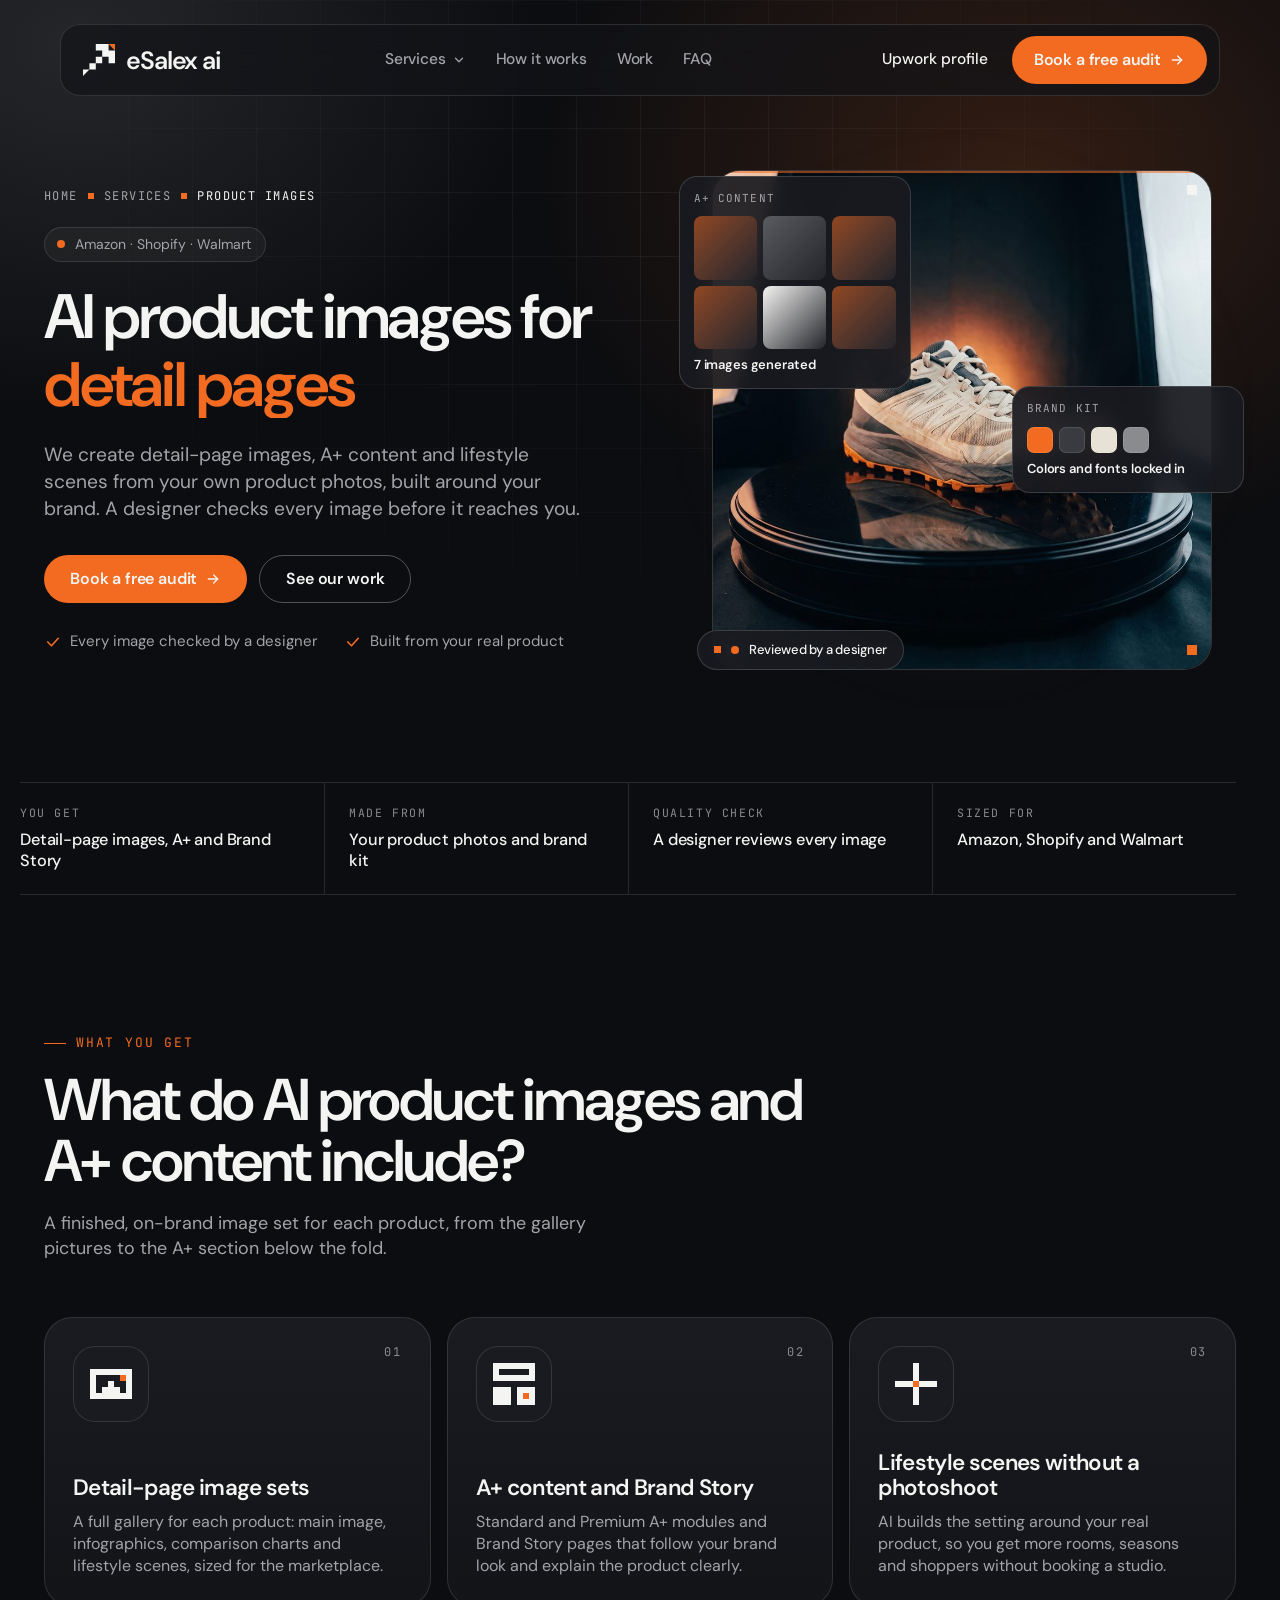
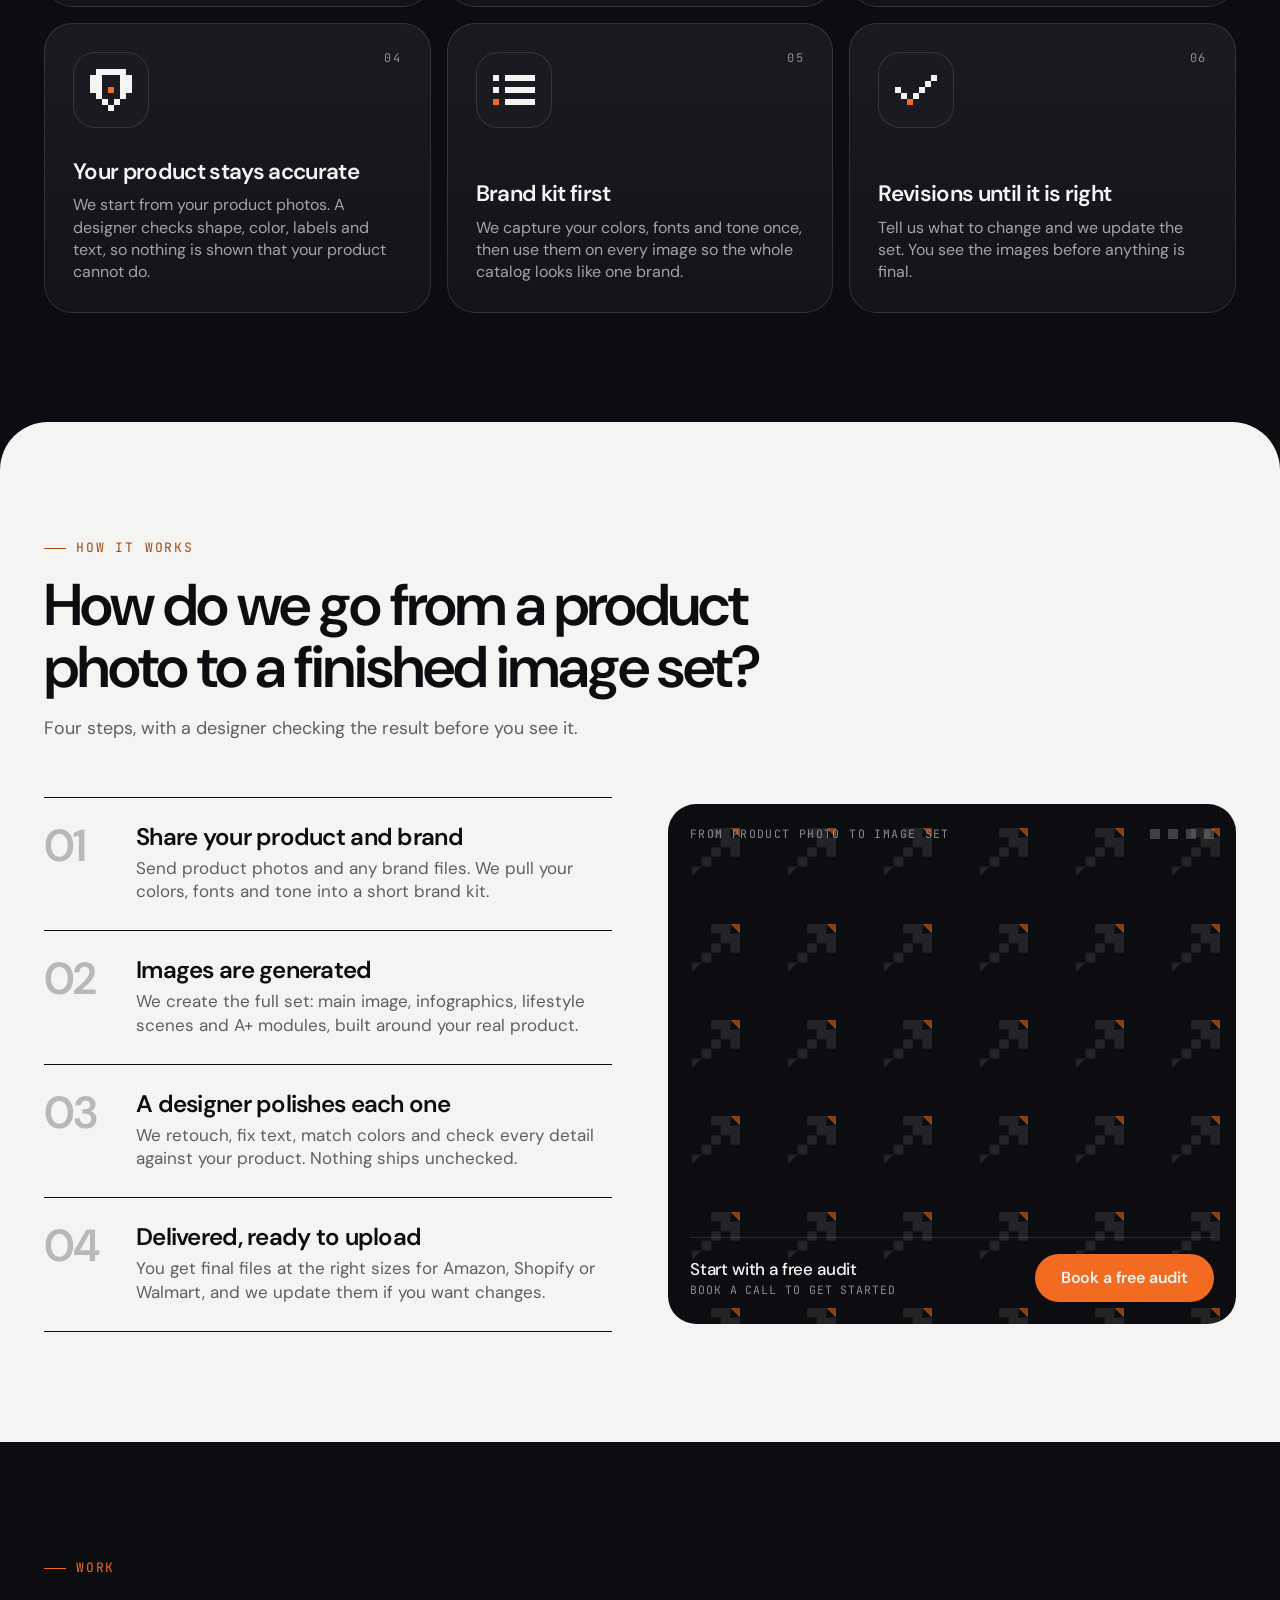
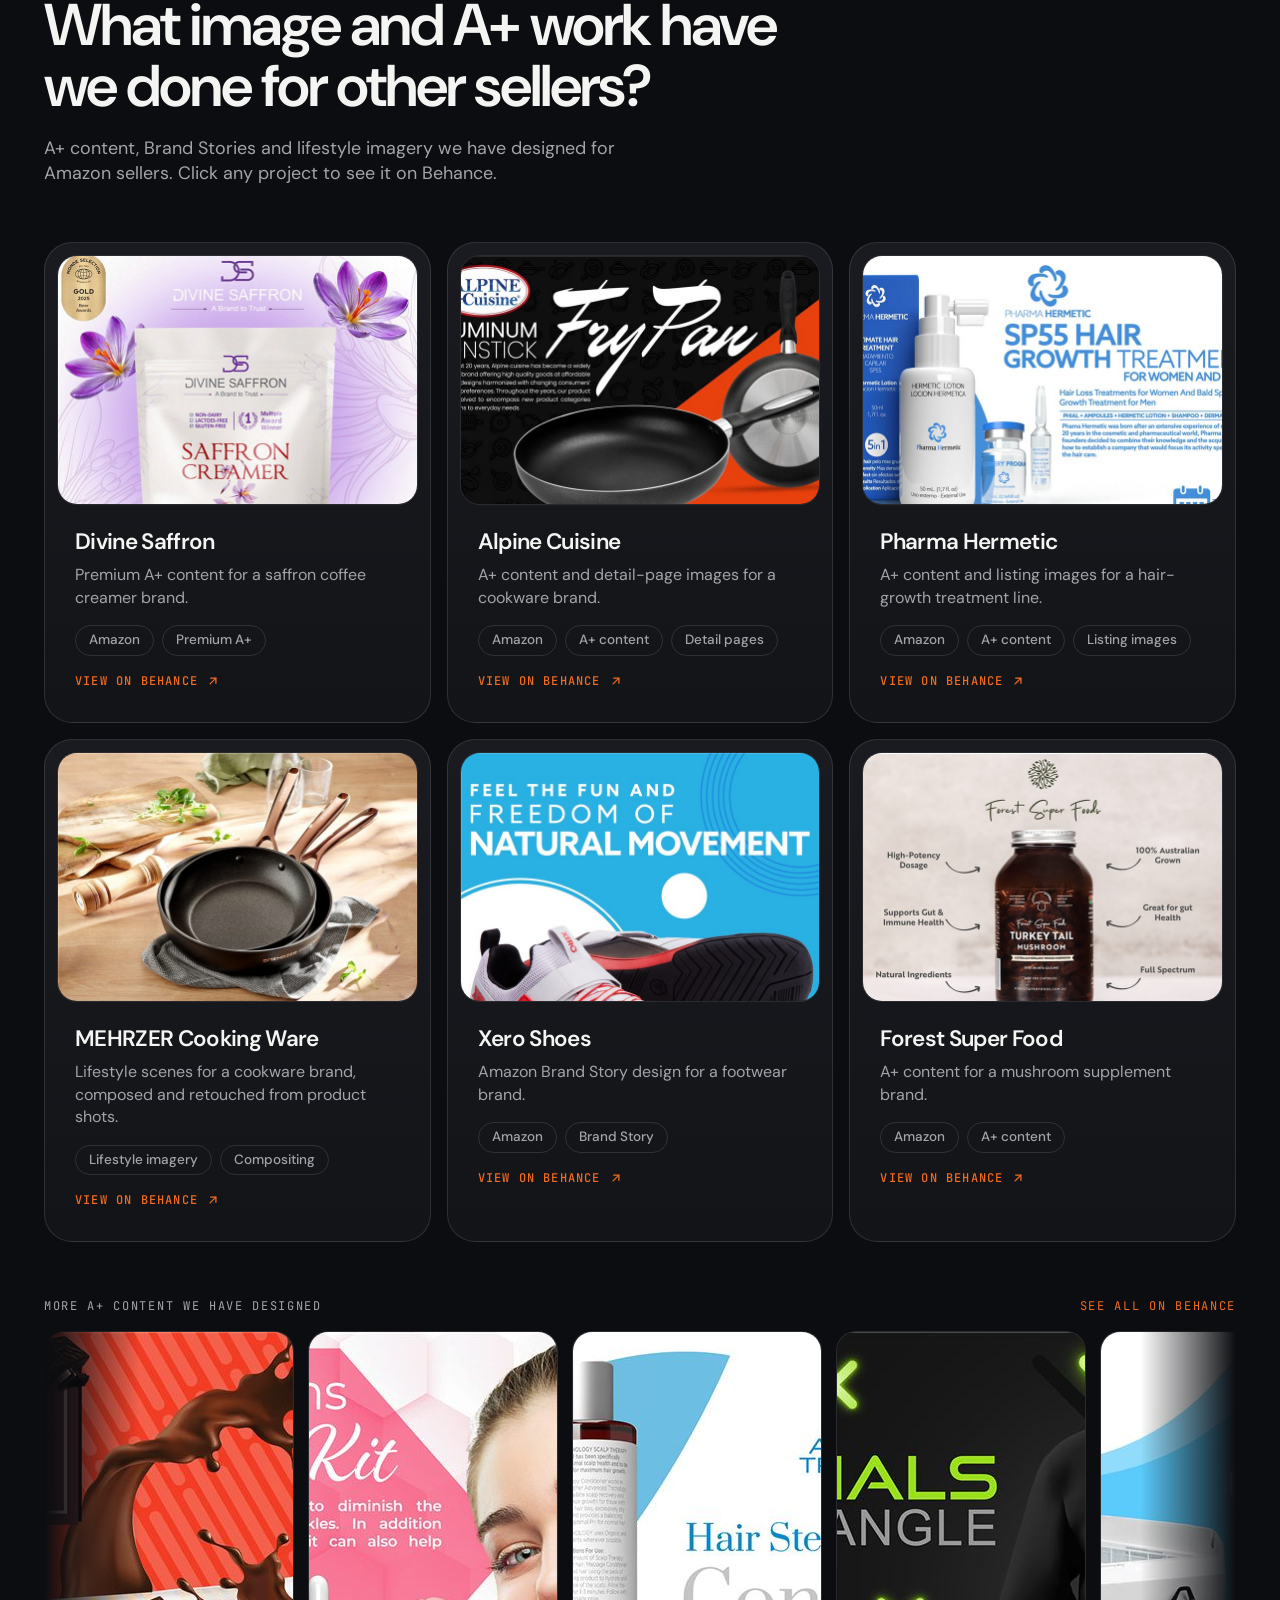
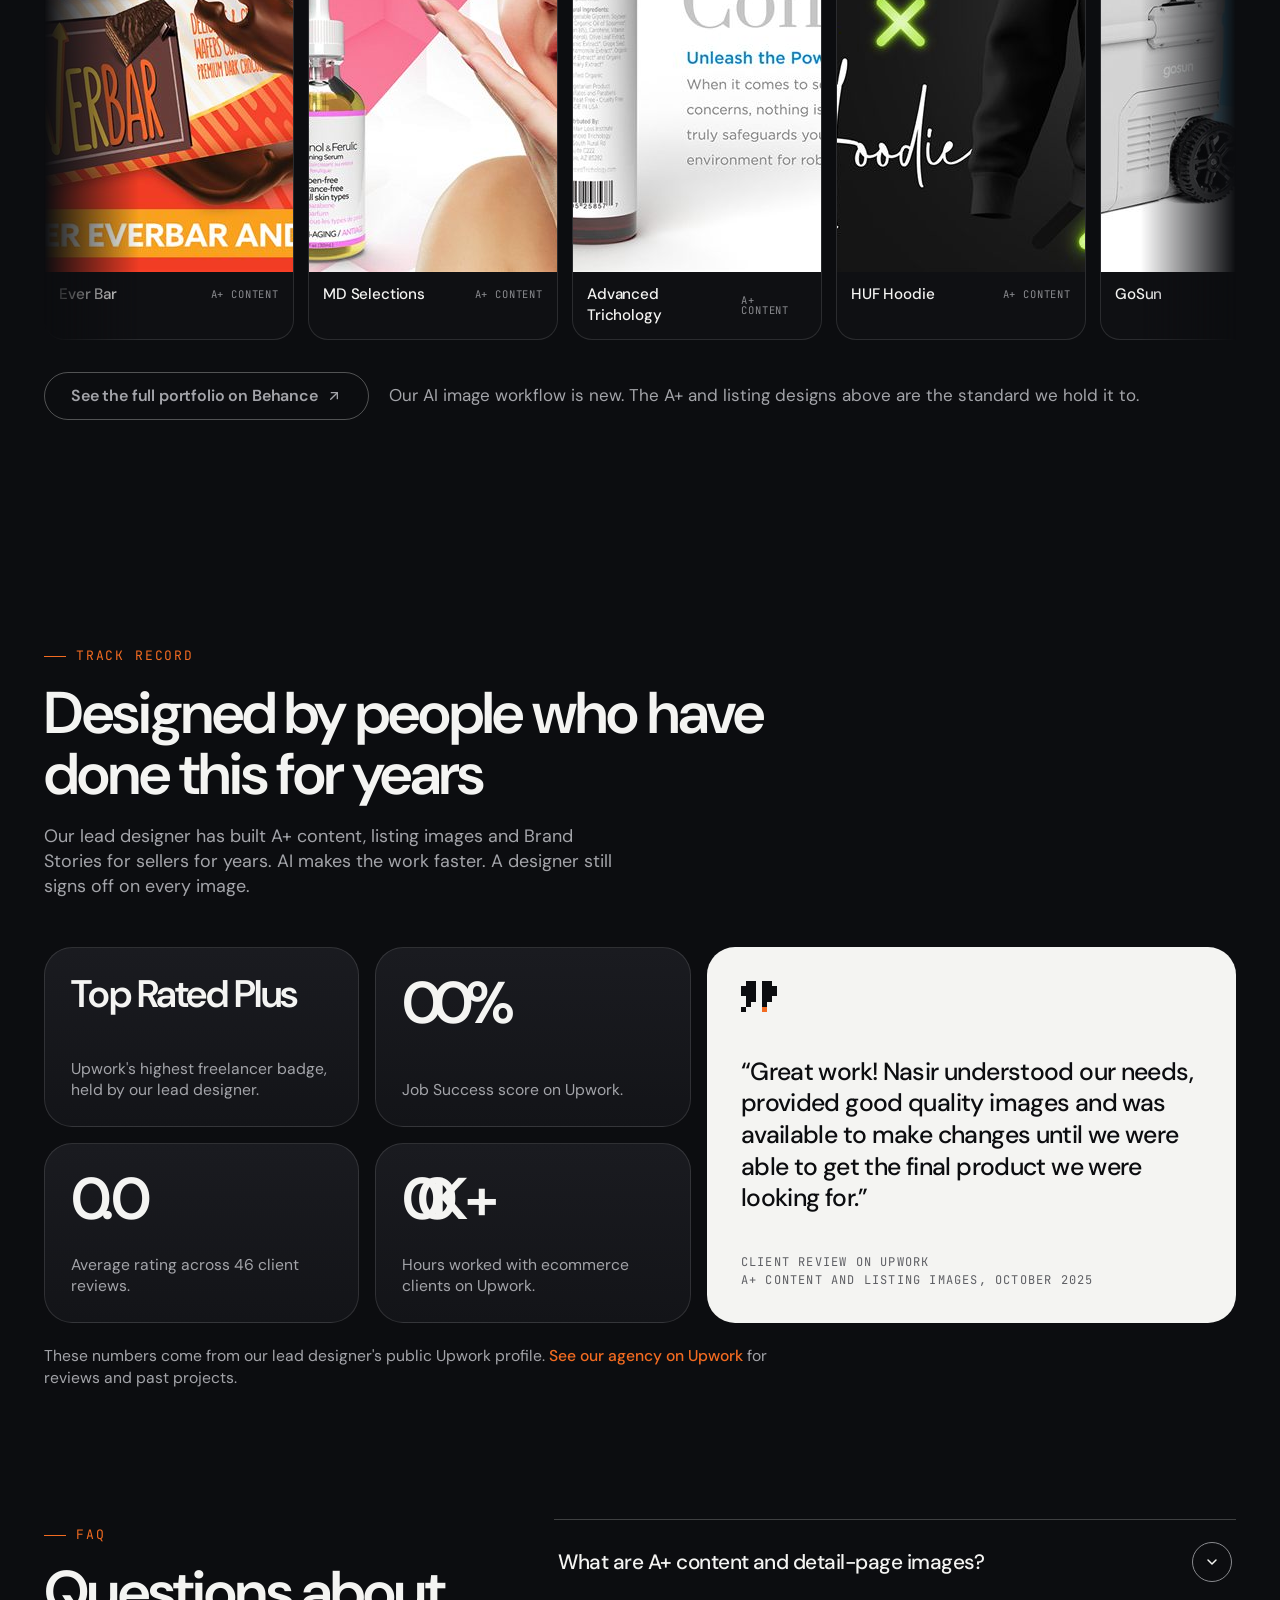
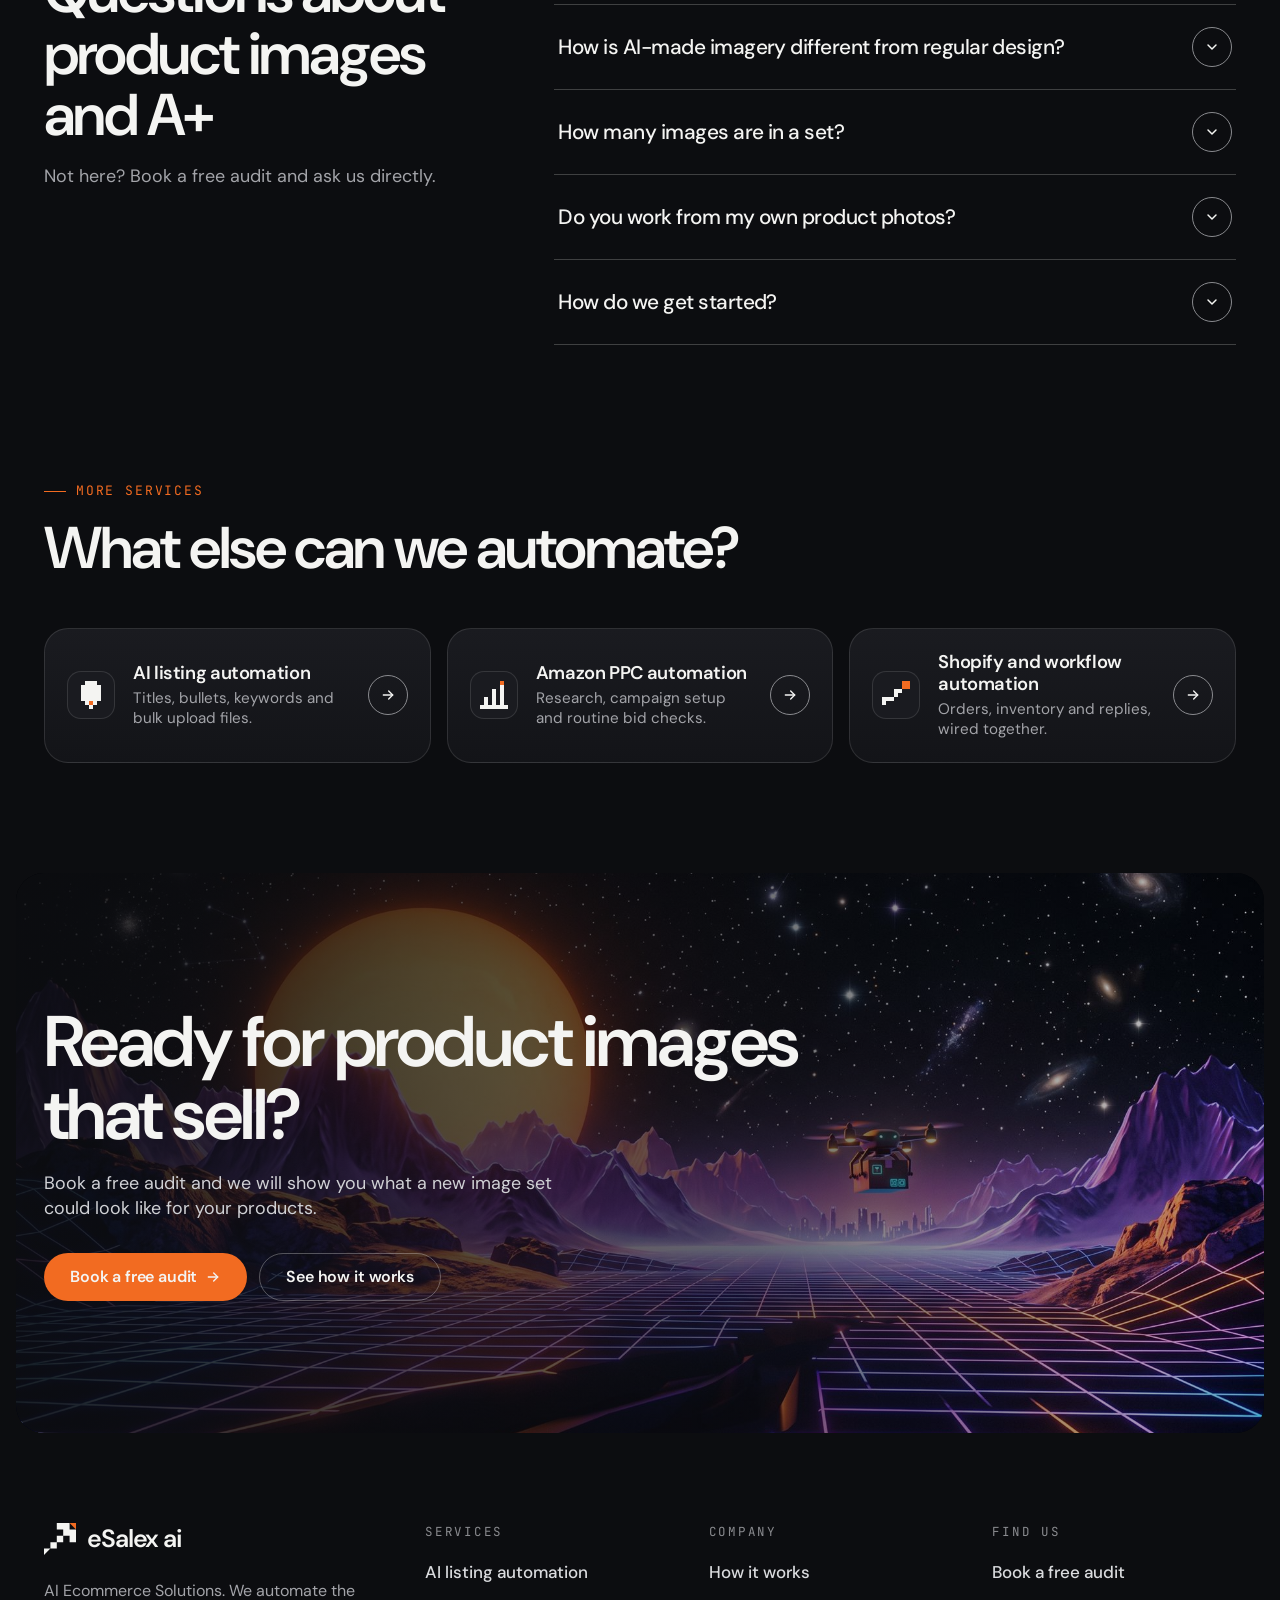
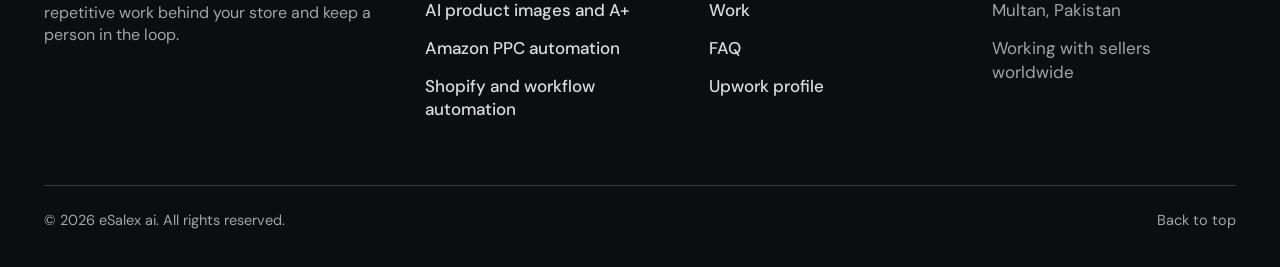
<file: services/ai-product-images/index.html>
<!doctype html>
<html lang="en">
<head>
<meta charset="utf-8">
<meta name="robots" content="noindex, nofollow">
<meta name="viewport" content="width=device-width, initial-scale=1">
<title>AI Product Images and A+ Content for Amazon | eSalex ai</title>
<meta name="description" content="AI product images, detail-page images and A+ content for Amazon and Shopify, made to match your brand and checked by a designer before delivery.">
<meta name="theme-color" content="#0C0D10">
<!-- TODO: replace YOURDOMAIN.com with the real domain (canonical, og: tags and the JSON-LD below; also in sitemap.xml, robots.txt and llms.txt) -->
<link rel="canonical" href="https://www.YOURDOMAIN.com/services/ai-product-images/">
<link rel="icon" href="../../favicon.svg" type="image/svg+xml">
<meta property="og:type" content="website">
<meta property="og:site_name" content="eSalex ai">
<meta property="og:title" content="AI Product Images and A+ Content for Amazon | eSalex ai">
<meta property="og:description" content="AI product images, detail-page images and A+ content for Amazon and Shopify, made to match your brand and checked by a designer before delivery.">
<meta property="og:url" content="https://www.YOURDOMAIN.com/services/ai-product-images/">
<meta property="og:image" content="https://www.YOURDOMAIN.com/assets/og-card.jpg">
<meta property="og:image:width" content="1200">
<meta property="og:image:height" content="630">
<meta name="twitter:card" content="summary_large_image">
<link rel="preconnect" href="https://fonts.googleapis.com">
<link rel="preconnect" href="https://fonts.gstatic.com" crossorigin>
<link rel="stylesheet" href="https://fonts.googleapis.com/css2?family=DM+Sans:opsz,wght@9..40,400..700&family=JetBrains+Mono:wght@400;500&display=swap">
<link rel="stylesheet" href="../../styles.css">
<link rel="stylesheet" href="../../service.css">
<link rel="stylesheet" href="../../audit.css">
<script type="application/ld+json">
{
  "@context": "https://schema.org",
  "@graph": [
    {
      "@type": ["Organization", "ProfessionalService"],
      "@id": "https://www.YOURDOMAIN.com/#organization",
      "name": "eSalex ai",
      "url": "https://www.YOURDOMAIN.com/",
      "foundingDate": "2018",
      "address": { "@type": "PostalAddress", "addressLocality": "Multan", "addressCountry": "PK" },
      "areaServed": "Worldwide",
      "sameAs": ["https://www.upwork.com/agencies/1002230983337877504/", "https://www.behance.net/esalexstudio"]
    },
    {
      "@type": "Service",
      "@id": "https://www.YOURDOMAIN.com/services/ai-product-images/#service",
      "url": "https://www.YOURDOMAIN.com/services/ai-product-images/",
      "name": "AI product images and A+ content",
      "serviceType": "Ecommerce image design",
      "provider": { "@id": "https://www.YOURDOMAIN.com/#organization" },
      "areaServed": "Worldwide",
      "description": "AI product images, detail-page images and A+ content for Amazon and Shopify, made to match your brand and checked by a designer before delivery."
    },
    {
      "@type": "BreadcrumbList",
      "itemListElement": [
        { "@type": "ListItem", "position": 1, "name": "Home", "item": "https://www.YOURDOMAIN.com/" },
        { "@type": "ListItem", "position": 2, "name": "Services", "item": "https://www.YOURDOMAIN.com/#services" },
        { "@type": "ListItem", "position": 3, "name": "Product images", "item": "https://www.YOURDOMAIN.com/services/ai-product-images/" }
      ]
    },
    {
      "@type": "FAQPage",
      "@id": "https://www.YOURDOMAIN.com/services/ai-product-images/#faq",
      "mainEntity": [
        { "@type": "Question", "name": "What are A+ content and detail-page images?", "acceptedAnswer": { "@type": "Answer", "text": "Detail-page images are the gallery pictures on an Amazon listing: the main image, infographics, comparison charts and lifestyle shots. A+ content is the rich section further down the page, made of banners and modules that tell the product story." } },
        { "@type": "Question", "name": "How is AI-made imagery different from regular design?", "acceptedAnswer": { "@type": "Answer", "text": "AI speeds up scene building, backgrounds and variations. A designer then checks product shape, color, labels and text, and fixes anything that is off. Your product always stays your product." } },
        { "@type": "Question", "name": "How many images are in a set?", "acceptedAnswer": { "@type": "Answer", "text": "A common set is seven images for the listing gallery, plus A+ modules when you want them. We agree the exact set in the plan before we start." } },
        { "@type": "Question", "name": "Do you work from my own product photos?", "acceptedAnswer": { "@type": "Answer", "text": "Yes. Send your photos and any brand files. If you have no photos yet, we can talk about options on the audit call." } },
        { "@type": "Question", "name": "How do we get started?", "acceptedAnswer": { "@type": "Answer", "text": "Book a free audit. We look at your current images, point out what could sell harder and suggest a first set to try." } }
      ]
    }
  ]
}
</script>
</head>
<body>
<div class="es" id="top">
  <a class="skip" href="#main">Skip to content</a>
  <div class="amb"></div>
  <div class="gridbg"></div>

  <header class="nav-wrap">
    <nav class="nav" aria-label="Main">
      <a class="brand" href="../../" aria-label="eSalex ai, home">
        <svg viewBox="0 0 64 64" width="32" height="32" aria-hidden="true"><path class="ii" d="M25.6 0 H51.2 V12.8 H64 V38.4 H51.2 V25.6 H38.4 V38.4 H25.6 V51.2 H12.8 L0 64 V51.2 H12.8 V38.4 H25.6 V25.6 H38.4 V12.8 H25.6 Z"></path><path class="ia" d="M51.2 0 H64 V12.8 Z"></path></svg>
        <span class="wm">eSalex ai</span>
      </a>
      <div class="links">
        <div class="has-mega">
          <a href="../../#services">Services
            <svg width="14" height="14" viewBox="0 0 24 24" fill="none" stroke="currentColor" stroke-width="2.2" stroke-linecap="round" stroke-linejoin="round" aria-hidden="true"><path d="m6 9 6 6 6-6"></path></svg>
          </a>
          <div class="mega">
            <a class="mg" href="../amazon-listing-automation/"><span class="itile sm"><svg width="28" height="28" viewBox="0 0 7 7" shape-rendering="crispEdges" aria-hidden="true"><path class="ii" d="M2 0h1v1h-1zM3 0h1v1h-1zM4 0h1v1h-1zM1 1h1v1h-1zM2 1h1v1h-1zM3 1h1v1h-1zM4 1h1v1h-1zM5 1h1v1h-1zM1 2h1v1h-1zM2 2h1v1h-1zM3 2h1v1h-1zM4 2h1v1h-1zM5 2h1v1h-1zM1 3h1v1h-1zM2 3h1v1h-1zM3 3h1v1h-1zM4 3h1v1h-1zM5 3h1v1h-1zM1 4h1v1h-1zM2 4h1v1h-1zM3 4h1v1h-1zM4 4h1v1h-1zM5 4h1v1h-1zM2 5h1v1h-1zM4 5h1v1h-1zM3 6h1v1h-1z"></path><path class="ia" d="M3 5h1v1h-1z"></path></svg></span><div><b>Listings</b><span>Titles, bullets, keywords and bulk upload files.</span></div></a>
            <a class="mg" href="../ai-product-images/" aria-current="page"><span class="itile sm"><svg width="28" height="28" viewBox="0 0 7 7" shape-rendering="crispEdges" aria-hidden="true"><path class="ii" d="M0 1h1v1h-1zM1 1h1v1h-1zM2 1h1v1h-1zM3 1h1v1h-1zM4 1h1v1h-1zM5 1h1v1h-1zM6 1h1v1h-1zM0 2h1v1h-1zM6 2h1v1h-1zM0 3h1v1h-1zM3 3h1v1h-1zM6 3h1v1h-1zM0 4h1v1h-1zM2 4h1v1h-1zM3 4h1v1h-1zM4 4h1v1h-1zM6 4h1v1h-1zM0 5h1v1h-1zM1 5h1v1h-1zM2 5h1v1h-1zM3 5h1v1h-1zM4 5h1v1h-1zM5 5h1v1h-1zM6 5h1v1h-1z"></path><path class="ia" d="M5 2h1v1h-1z"></path></svg></span><div><b>Product images</b><span>Detail pages, A+ content and lifestyle scenes.</span></div></a>
            <a class="mg" href="../amazon-ppc-automation/"><span class="itile sm"><svg width="28" height="28" viewBox="0 0 7 7" shape-rendering="crispEdges" aria-hidden="true"><path class="ii" d="M5 1h1v1h-1zM3 2h1v1h-1zM5 2h1v1h-1zM3 3h1v1h-1zM5 3h1v1h-1zM1 4h1v1h-1zM3 4h1v1h-1zM5 4h1v1h-1zM1 5h1v1h-1zM3 5h1v1h-1zM5 5h1v1h-1zM0 6h1v1h-1zM1 6h1v1h-1zM2 6h1v1h-1zM3 6h1v1h-1zM4 6h1v1h-1zM5 6h1v1h-1zM6 6h1v1h-1z"></path><path class="ia" d="M5 0h1v1h-1z"></path></svg></span><div><b>Ads and PPC</b><span>Research, campaign setup and routine bid checks.</span></div></a>
            <a class="mg" href="../shopify-automation/"><span class="itile sm"><svg width="28" height="28" viewBox="0 0 7 7" shape-rendering="crispEdges" aria-hidden="true"><path class="ii" d="M3 2h1v1h-1zM4 2h1v1h-1zM3 3h1v1h-1zM0 4h1v1h-1zM1 4h1v1h-1zM2 4h1v1h-1zM0 5h1v1h-1z"></path><path class="ia" d="M5 0h1v1h-1zM6 0h1v1h-1zM5 1h1v1h-1zM6 1h1v1h-1z"></path></svg></span><div><b>Workflows</b><span>Orders, inventory and replies, wired together.</span></div></a>
          </div>
        </div>
        <a href="#how">How it works</a>
        <a href="#work">Work</a>
        <a href="#faq">FAQ</a>
      </div>
      <a class="nav-link" href="https://www.upwork.com/agencies/1002230983337877504/" target="_blank" rel="noopener">Upwork profile</a>
      <a class="btn btn-sm" href="#contact">Book a free audit
        <svg width="16" height="16" viewBox="0 0 24 24" fill="none" stroke="currentColor" stroke-width="2" stroke-linecap="round" stroke-linejoin="round" aria-hidden="true"><path d="M5 12h14"></path><path d="m13 6 6 6-6 6"></path></svg>
      </a>
      <details class="mmenu">
        <summary aria-label="Open menu"><svg width="22" height="22" viewBox="0 0 24 24" fill="none" stroke="currentColor" stroke-width="2" stroke-linecap="round" aria-hidden="true"><path d="M4 8h16"></path><path d="M4 16h16"></path></svg></summary>
        <div class="mpanel">
          <a href="../../">Home</a>
          <a href="../amazon-listing-automation/">AI listing automation</a>
          <a href="../ai-product-images/">AI product images and A+</a>
          <a href="../amazon-ppc-automation/">Amazon PPC automation</a>
          <a href="../shopify-automation/">Shopify and workflow automation</a>
          <a href="#how">How it works</a>
          <a href="#work">Work</a>
          <a href="#faq">FAQ</a>
          <a href="https://www.upwork.com/agencies/1002230983337877504/" target="_blank" rel="noopener">Upwork profile</a>
          <a href="#contact" style="background: var(--accent); color: var(--on); font-weight: 600; margin-top: 6px; text-align: center">Book a free audit</a>
        </div>
      </details>
    </nav>
  </header>

  <main id="main">
    <section class="hero svc-hero" aria-labelledby="h-hero">
      <div class="wrap hero-in">
        <div>
          <nav class="crumbs" aria-label="Breadcrumb"><a href="../../">Home</a><i></i><a href="../../#services">Services</a><i></i><span aria-current="page">Product images</span></nav>
          <span class="chip"><span class="dot"></span>Amazon · Shopify · Walmart</span>
          <h1 class="h1 disp" id="h-hero">
            <span class="w" style="--d: .15s">AI product images for</span>
            <span class="w tk" style="--d: .28s"><span class="tk-in"><span>detail pages</span><span>A+ content</span><span>lifestyle scenes</span><span>infographics</span><span>brand stories</span><span aria-hidden="true">detail pages</span></span></span>
          </h1>
          <p class="lead">We create detail-page images, A+ content and lifestyle scenes from your own product photos, built around your brand. A designer checks every image before it reaches you.</p>
          <div class="cta">
            <a class="btn" href="#contact">Book a free audit <svg width="16" height="16" viewBox="0 0 24 24" fill="none" stroke="currentColor" stroke-width="2" stroke-linecap="round" stroke-linejoin="round" aria-hidden="true"><path d="M5 12h14"></path><path d="m13 6 6 6-6 6"></path></svg></a>
            <a class="btn btn-ghost" href="#work">See our work</a>
          </div>
          <div class="assure">
            <span><svg width="18" height="18" viewBox="0 0 24 24" fill="none" stroke="currentColor" stroke-width="2.2" stroke-linecap="round" stroke-linejoin="round" aria-hidden="true"><path d="m5 12 5 5 9-10"></path></svg>Every image checked by a designer</span>
            <span><svg width="18" height="18" viewBox="0 0 24 24" fill="none" stroke="currentColor" stroke-width="2.2" stroke-linecap="round" stroke-linejoin="round" aria-hidden="true"><path d="m5 12 5 5 9-10"></path></svg>Built from your real product</span>
          </div>
        </div>

        <div class="svc-vis">
          <div class="vglow" aria-hidden="true"></div>
          <div class="svc-frame" aria-hidden="true">
            <video data-lazy-video data-src="../../assets/hero-images.mp4" poster="../../assets/hero-images.jpg" muted loop playsinline preload="none" width="900" height="900"></video>
            <i class="corner tl"></i><i class="corner tr"></i><i class="corner bl"></i><i class="corner br"></i>
          </div>
          <div class="svc-fc a" aria-hidden="true">
            <div class="k">A+ content</div>
            <div class="thumbs"><i></i><i></i><i></i><i></i><i></i><i></i></div>
            <div class="t" style="font-size: 13px">7 images generated</div>
          </div>
          <div class="svc-fc b" aria-hidden="true">
            <div class="k">Brand kit</div>
            <div class="sw"><u style="background: #F26B21"></u><u style="background: #3A3B41"></u><u style="background: #E8E1D6"></u><u style="background: #8A8B8F"></u></div>
            <div class="t" style="font-size: 13px">Colors and fonts locked in</div>
          </div>
          <div class="svc-fc c pill" aria-hidden="true">
            <span class="dot"></span><span style="font-size: 13px">Reviewed by a designer</span>
          </div>
        </div>
      </div>
    </section>

    <section class="svc-facts" aria-label="At a glance">
      <div class="wrap">
        <dl>
          <div><dt>You get</dt><dd>Detail-page images, A+ and Brand Story</dd></div>
          <div><dt>Made from</dt><dd>Your product photos and brand kit</dd></div>
          <div><dt>Quality check</dt><dd>A designer reviews every image</dd></div>
          <div><dt>Sized for</dt><dd>Amazon, Shopify and Walmart</dd></div>
        </dl>
      </div>
    </section>

    <section class="sec" id="included" aria-labelledby="h-feat">
      <div class="wrap">
        <div class="rv">
          <span class="eyebrow">What you get</span>
          <h2 class="h2 disp" id="h-feat">What do AI product images and A+ content include?</h2>
          <p class="sub">A finished, on-brand image set for each product, from the gallery pictures to the A+ section below the fold.</p>
        </div>
        <div class="feat-grid">
          <article class="feat rv" style="--n: 1"><div class="top"><span class="itile big"><svg width="42" height="42" viewBox="0 0 7 7" shape-rendering="crispEdges" aria-hidden="true"><path class="ii" d="M0 1h1v1h-1zM1 1h1v1h-1zM2 1h1v1h-1zM3 1h1v1h-1zM4 1h1v1h-1zM5 1h1v1h-1zM6 1h1v1h-1zM0 2h1v1h-1zM6 2h1v1h-1zM0 3h1v1h-1zM3 3h1v1h-1zM6 3h1v1h-1zM0 4h1v1h-1zM2 4h1v1h-1zM3 4h1v1h-1zM4 4h1v1h-1zM6 4h1v1h-1zM0 5h1v1h-1zM1 5h1v1h-1zM2 5h1v1h-1zM3 5h1v1h-1zM4 5h1v1h-1zM5 5h1v1h-1zM6 5h1v1h-1z"></path><path class="ia" d="M5 2h1v1h-1z"></path></svg></span><span class="no">01</span></div><div><h3>Detail-page image sets</h3><p>A full gallery for each product: main image, infographics, comparison charts and lifestyle scenes, sized for the marketplace.</p></div></article>
          <article class="feat rv" style="--n: 2"><div class="top"><span class="itile big"><svg width="42" height="42" viewBox="0 0 7 7" shape-rendering="crispEdges" aria-hidden="true"><path class="ii" d="M0 0h1v1h-1zM1 0h1v1h-1zM2 0h1v1h-1zM3 0h1v1h-1zM4 0h1v1h-1zM5 0h1v1h-1zM6 0h1v1h-1zM0 1h1v1h-1zM6 1h1v1h-1zM0 2h1v1h-1zM1 2h1v1h-1zM2 2h1v1h-1zM3 2h1v1h-1zM4 2h1v1h-1zM5 2h1v1h-1zM6 2h1v1h-1zM0 4h1v1h-1zM1 4h1v1h-1zM2 4h1v1h-1zM4 4h1v1h-1zM5 4h1v1h-1zM6 4h1v1h-1zM0 5h1v1h-1zM1 5h1v1h-1zM2 5h1v1h-1zM4 5h1v1h-1zM6 5h1v1h-1zM0 6h1v1h-1zM1 6h1v1h-1zM2 6h1v1h-1zM4 6h1v1h-1zM5 6h1v1h-1zM6 6h1v1h-1z"></path><path class="ia" d="M5 5h1v1h-1z"></path></svg></span><span class="no">02</span></div><div><h3>A+ content and Brand Story</h3><p>Standard and Premium A+ modules and Brand Story pages that follow your brand look and explain the product clearly.</p></div></article>
          <article class="feat rv" style="--n: 3"><div class="top"><span class="itile big"><svg width="42" height="42" viewBox="0 0 7 7" shape-rendering="crispEdges" aria-hidden="true"><path class="ii" d="M3 0h1v1h-1zM3 1h1v1h-1zM3 2h1v1h-1zM0 3h1v1h-1zM1 3h1v1h-1zM2 3h1v1h-1zM4 3h1v1h-1zM5 3h1v1h-1zM6 3h1v1h-1zM3 4h1v1h-1zM3 5h1v1h-1zM3 6h1v1h-1z"></path><path class="ia" d="M3 3h1v1h-1z"></path></svg></span><span class="no">03</span></div><div><h3>Lifestyle scenes without a photoshoot</h3><p>AI builds the setting around your real product, so you get more rooms, seasons and shoppers without booking a studio.</p></div></article>
          <article class="feat rv" style="--n: 4"><div class="top"><span class="itile big"><svg width="42" height="42" viewBox="0 0 7 7" shape-rendering="crispEdges" aria-hidden="true"><path class="ii" d="M1 0h1v1h-1zM2 0h1v1h-1zM3 0h1v1h-1zM4 0h1v1h-1zM5 0h1v1h-1zM0 1h1v1h-1zM1 1h1v1h-1zM5 1h1v1h-1zM6 1h1v1h-1zM0 2h1v1h-1zM1 2h1v1h-1zM5 2h1v1h-1zM6 2h1v1h-1zM0 3h1v1h-1zM1 3h1v1h-1zM5 3h1v1h-1zM6 3h1v1h-1zM1 4h1v1h-1zM5 4h1v1h-1zM2 5h1v1h-1zM4 5h1v1h-1zM3 6h1v1h-1z"></path><path class="ia" d="M3 3h1v1h-1z"></path></svg></span><span class="no">04</span></div><div><h3>Your product stays accurate</h3><p>We start from your product photos. A designer checks shape, color, labels and text, so nothing is shown that your product cannot do.</p></div></article>
          <article class="feat rv" style="--n: 5"><div class="top"><span class="itile big"><svg width="42" height="42" viewBox="0 0 7 7" shape-rendering="crispEdges" aria-hidden="true"><path class="ii" d="M0 1h1v1h-1zM2 1h1v1h-1zM3 1h1v1h-1zM4 1h1v1h-1zM5 1h1v1h-1zM6 1h1v1h-1zM0 3h1v1h-1zM2 3h1v1h-1zM3 3h1v1h-1zM4 3h1v1h-1zM5 3h1v1h-1zM6 3h1v1h-1zM2 5h1v1h-1zM3 5h1v1h-1zM4 5h1v1h-1zM5 5h1v1h-1zM6 5h1v1h-1z"></path><path class="ia" d="M0 5h1v1h-1z"></path></svg></span><span class="no">05</span></div><div><h3>Brand kit first</h3><p>We capture your colors, fonts and tone once, then use them on every image so the whole catalog looks like one brand.</p></div></article>
          <article class="feat rv" style="--n: 6"><div class="top"><span class="itile big"><svg width="42" height="42" viewBox="0 0 7 7" shape-rendering="crispEdges" aria-hidden="true"><path class="ii" d="M6 1h1v1h-1zM5 2h1v1h-1zM0 3h1v1h-1zM4 3h1v1h-1zM1 4h1v1h-1zM3 4h1v1h-1z"></path><path class="ia" d="M2 5h1v1h-1z"></path></svg></span><span class="no">06</span></div><div><h3>Revisions until it is right</h3><p>Tell us what to change and we update the set. You see the images before anything is final.</p></div></article>
        </div>
      </div>
    </section>

    <section class="sec light" id="how" aria-labelledby="h-how">
      <div class="wrap">
        <div class="rv">
          <span class="eyebrow">How it works</span>
          <h2 class="h2 disp" id="h-how">How do we go from a product photo to a finished image set?</h2>
          <p class="sub">Four steps, with a designer checking the result before you see it.</p>
        </div>

        <div class="p-grid">
          <ol class="steps">
            <li class="step rv" style="--k: 0"><span class="n">01</span><div><h3>Share your product and brand</h3><p>Send product photos and any brand files. We pull your colors, fonts and tone into a short brand kit.</p></div></li>
            <li class="step rv" style="--k: 1"><span class="n">02</span><div><h3>Images are generated</h3><p>We create the full set: main image, infographics, lifestyle scenes and A+ modules, built around your real product.</p></div></li>
            <li class="step rv" style="--k: 2"><span class="n">03</span><div><h3>A designer polishes each one</h3><p>We retouch, fix text, match colors and check every detail against your product. Nothing ships unchecked.</p></div></li>
            <li class="step rv" style="--k: 3"><span class="n">04</span><div><h3>Delivered, ready to upload</h3><p>You get final files at the right sizes for Amazon, Shopify or Walmart, and we update them if you want changes.</p></div></li>
          </ol>

          <figure class="flowp rv" aria-label="Animated overview of the four steps: share your product and brand, images are generated, a designer polishes each one, delivered and ready to upload">
            <div class="fp-top" aria-hidden="true">
              <span class="fp-lbl">From product photo to image set</span>
              <span class="fp-dots"><i style="--k: 0"></i><i style="--k: 1"></i><i style="--k: 2"></i><i style="--k: 3"></i></span>
            </div>
            <div class="fp-stage" aria-hidden="true">

              <div class="sc" style="--k: 0">
                <div class="sc-h"><span class="sc-k">01 · Product and brand</span><span class="sc-t">We learn your product and your brand.</span></div>
                <div class="sx-box sx-brand">
                  <div class="sx-prod"><img src="../../assets/p-shoe.jpg" alt="" width="120" height="120" loading="lazy"><div class="a-scan"></div></div>
                  <div class="sx-kit">
                    <span class="sx-lbl">Brand kit</span>
                    <div class="sw"><u style="background: #F26B21; --s: .5s"></u><u style="background: #3A3B41; --s: .7s"></u><u style="background: #E8E1D6; --s: .9s"></u><u style="background: #8A8B8F; --s: 1.1s"></u></div>
                    <div class="fnt" style="--s: 1.4s"><b>Aa</b>Your fonts</div>
                    <div class="fnt" style="--s: 1.9s"><b>“ ”</b>Your tone</div>
                  </div>
                </div>
              </div>

              <div class="sc" style="--k: 1">
                <div class="sc-h"><span class="sc-k">02 · Images</span><span class="sc-t">The full set is generated.</span></div>
                <div class="sx-box">
                  <div class="sx-tiles">
                    <div class="sx-tile" style="--s: .3s"><img src="../../assets/p-serum.jpg" alt="" width="120" height="120" loading="lazy"><i></i><span>Main</span></div>
                    <div class="sx-tile" style="--s: .55s"><img src="../../assets/p-cookware.jpg" alt="" width="120" height="120" loading="lazy"><i></i><span>Lifestyle</span></div>
                    <div class="sx-tile" style="--s: .8s"><img src="../../assets/p-shoe.jpg" alt="" width="120" height="120" loading="lazy"><i></i><span>Infographic</span></div>
                    <div class="sx-tile" style="--s: 1.05s"><img src="../../assets/p-tee.jpg" alt="" width="120" height="120" loading="lazy"><i></i><span>Comparison</span></div>
                    <div class="sx-tile" style="--s: 1.3s"><img src="../../assets/hero-images.jpg" alt="" width="120" height="120" loading="lazy"><i></i><span>Detail</span></div>
                    <div class="sx-tile" style="--s: 1.55s"><img src="../../assets/p-serum.jpg" alt="" width="120" height="120" loading="lazy" style="object-position: 85% 15%"><i></i><span>A+ banner</span></div>
                  </div>
                </div>
              </div>

              <div class="sc" style="--k: 2">
                <div class="sc-h"><span class="sc-k">03 · Review</span><span class="sc-t">A designer polishes every image.</span></div>
                <div class="sx-box sx-edit">
                  <div class="sx-canvas"><img src="../../assets/hero-images.jpg" alt="" width="450" height="450" loading="lazy"><i class="sx-sel"></i></div>
                  <div class="sx-tools">
                    <div class="sx-tool" style="--s: .6s"><u></u>Retouch</div>
                    <div class="sx-tool" style="--s: 1.2s"><u></u>Match colors</div>
                    <div class="sx-tool" style="--s: 1.8s"><u></u>Check the text</div>
                  </div>
                </div>
                <span class="sx-stamp" style="--s: 2.4s">Approved by a designer</span>
              </div>

              <div class="sc" style="--k: 3">
                <div class="sc-h"><span class="sc-k">04 · Delivery</span><span class="sc-t">Ready to upload.</span></div>
                <div class="sx-box">
                  <div class="sx-head f"><span>File</span><span>Size</span><span>Status</span></div>
                  <div class="sx-row f" style="--s: .3s"><b>main-image.jpg</b><span>1600 × 1600</span><span class="chipx pap">Ready</span></div>
                  <div class="sx-row f" style="--s: .8s"><b>infographic-01.jpg</b><span>1600 × 1600</span><span class="chipx pap">Ready</span></div>
                  <div class="sx-row f" style="--s: 1.3s"><b>lifestyle-01.jpg</b><span>1600 × 1600</span><span class="chipx pap">Ready</span></div>
                  <div class="sx-row f" style="--s: 1.8s"><b>a-plus-banner.jpg</b><span>970 × 600</span><span class="chipx pap">Ready</span></div>
                </div>
                <div class="b-note sm" style="animation-delay: calc(var(--d) + 2.3s)">Want a change? Tell us and we update the set.</div>
              </div>

            </div>
            <div class="fp-cta">
              <div class="t">Start with a free audit<small>Book a call to get started</small></div>
              <span class="ringwrap"><a class="btn" href="#contact">Book a free audit</a></span>
            </div>
          </figure>
        </div>
      </div>
    </section>

    <section class="sec" id="work" aria-labelledby="h-work">
      <div class="wrap">
        <div class="rv">
          <span class="eyebrow">Work</span>
          <h2 class="h2 disp" id="h-work">What image and A+ work have we done for other sellers?</h2>
          <p class="sub">A+ content, Brand Stories and lifestyle imagery we have designed for Amazon sellers. Click any project to see it on Behance.</p>
        </div>

        <div class="work-grid">
          <a class="wk wk-link rv" href="https://www.behance.net/gallery/243890259/Amazon-Premium-A-Content-for-Divine-Saffron" target="_blank" rel="noopener">
            <div class="vis"><img class="cv" src="../../assets/work/divine-saffron.jpg" alt="Divine Saffron Premium A+ content" width="720" height="540" loading="lazy"></div>
            <div class="body">
              <h3>Divine Saffron</h3>
              <p>Premium A+ content for a saffron coffee creamer brand.</p>
              <div class="tags"><span>Amazon</span><span>Premium A+</span></div>
              <span class="go">View on Behance <svg width="14" height="14" viewBox="0 0 24 24" fill="none" stroke="currentColor" stroke-width="2.2" stroke-linecap="round" stroke-linejoin="round" aria-hidden="true"><path d="M7 17 17 7"></path><path d="M8 7h9v9"></path></svg></span>
            </div>
          </a>
          <a class="wk wk-link rv" href="https://www.behance.net/gallery/215846107/Alpine-Cuisine-Amazon-A-Content-DP-Images" target="_blank" rel="noopener">
            <div class="vis"><img class="cv" src="../../assets/work/alpine-cuisine.jpg" alt="Alpine Cuisine cookware A+ content" width="720" height="540" loading="lazy"></div>
            <div class="body">
              <h3>Alpine Cuisine</h3>
              <p>A+ content and detail-page images for a cookware brand.</p>
              <div class="tags"><span>Amazon</span><span>A+ content</span><span>Detail pages</span></div>
              <span class="go">View on Behance <svg width="14" height="14" viewBox="0 0 24 24" fill="none" stroke="currentColor" stroke-width="2.2" stroke-linecap="round" stroke-linejoin="round" aria-hidden="true"><path d="M7 17 17 7"></path><path d="M8 7h9v9"></path></svg></span>
            </div>
          </a>
          <a class="wk wk-link rv" href="https://www.behance.net/gallery/216602389/Amazon-A-Content-Listing-Images-for-Pharma-Hermetic" target="_blank" rel="noopener">
            <div class="vis"><img class="cv" src="../../assets/work/pharma-hermetic.jpg" alt="Pharma Hermetic A+ content" width="720" height="540" loading="lazy"></div>
            <div class="body">
              <h3>Pharma Hermetic</h3>
              <p>A+ content and listing images for a hair-growth treatment line.</p>
              <div class="tags"><span>Amazon</span><span>A+ content</span><span>Listing images</span></div>
              <span class="go">View on Behance <svg width="14" height="14" viewBox="0 0 24 24" fill="none" stroke="currentColor" stroke-width="2.2" stroke-linecap="round" stroke-linejoin="round" aria-hidden="true"><path d="M7 17 17 7"></path><path d="M8 7h9v9"></path></svg></span>
            </div>
          </a>
          <a class="wk wk-link rv" href="https://www.behance.net/gallery/217582825/Lifestyle-Photoshoot-for-MEHRZER-Cooking-Ware" target="_blank" rel="noopener">
            <div class="vis"><img class="cv" src="../../assets/work/mehrzer.jpg" alt="MEHRZER cookware lifestyle image" width="720" height="540" loading="lazy"></div>
            <div class="body">
              <h3>MEHRZER Cooking Ware</h3>
              <p>Lifestyle scenes for a cookware brand, composed and retouched from product shots.</p>
              <div class="tags"><span>Lifestyle imagery</span><span>Compositing</span></div>
              <span class="go">View on Behance <svg width="14" height="14" viewBox="0 0 24 24" fill="none" stroke="currentColor" stroke-width="2.2" stroke-linecap="round" stroke-linejoin="round" aria-hidden="true"><path d="M7 17 17 7"></path><path d="M8 7h9v9"></path></svg></span>
            </div>
          </a>
          <a class="wk wk-link rv" href="https://www.behance.net/gallery/243982249/Amazon-Brand-Story-Design-for-XeroShoes" target="_blank" rel="noopener">
            <div class="vis"><img class="cv" src="../../assets/work/xero-brand-story.jpg" alt="Xero Shoes Amazon Brand Story" width="720" height="540" loading="lazy"></div>
            <div class="body">
              <h3>Xero Shoes</h3>
              <p>Amazon Brand Story design for a footwear brand.</p>
              <div class="tags"><span>Amazon</span><span>Brand Story</span></div>
              <span class="go">View on Behance <svg width="14" height="14" viewBox="0 0 24 24" fill="none" stroke="currentColor" stroke-width="2.2" stroke-linecap="round" stroke-linejoin="round" aria-hidden="true"><path d="M7 17 17 7"></path><path d="M8 7h9v9"></path></svg></span>
            </div>
          </a>
          <a class="wk wk-link rv" href="https://www.behance.net/gallery/215924745/Amazon-A-Content-for-Forest-Super-Food" target="_blank" rel="noopener">
            <div class="vis"><img class="cv" src="../../assets/work/forest-super-food.jpg" alt="Forest Super Food A+ content" width="720" height="540" loading="lazy"></div>
            <div class="body">
              <h3>Forest Super Food</h3>
              <p>A+ content for a mushroom supplement brand.</p>
              <div class="tags"><span>Amazon</span><span>A+ content</span></div>
              <span class="go">View on Behance <svg width="14" height="14" viewBox="0 0 24 24" fill="none" stroke="currentColor" stroke-width="2.2" stroke-linecap="round" stroke-linejoin="round" aria-hidden="true"><path d="M7 17 17 7"></path><path d="M8 7h9v9"></path></svg></span>
            </div>
          </a>
        </div>
        <div class="wstrip rv">
          <div class="wstrip-l"><span>More A+ content we have designed</span><a class="lnk" href="https://www.behance.net/esalexstudio" target="_blank" rel="noopener" style="color: var(--accent)">See all on Behance</a></div>
          <div class="wstrip-m">
            <div class="wstrip-t">
              <div class="wstrip-g"><a class="wthumb" href="https://www.behance.net/gallery/215923647/Amazon-A-Content-Listing-Images-for-Ever-Bar" target="_blank" rel="noopener"><img src="../../assets/work/ever-bar.jpg" alt="Ever Bar A+ content" width="720" height="540" loading="lazy"><span>Ever Bar<small>A+ content</small></span></a><a class="wthumb" href="https://www.behance.net/gallery/215843229/Skin-Care-A-Content-and-DP-Images-for-MD-Selections" target="_blank" rel="noopener"><img src="../../assets/work/md-selections.jpg" alt="MD Selections skincare A+ content" width="720" height="540" loading="lazy"><span>MD Selections<small>A+ content</small></span></a><a class="wthumb" href="https://www.behance.net/gallery/215845765/HairCare-Amazon-A-Content-for-Advanced-Trichology" target="_blank" rel="noopener"><img src="../../assets/work/adv-trichology.jpg" alt="Advanced Trichology haircare A+ content" width="720" height="540" loading="lazy"><span>Advanced Trichology<small>A+ content</small></span></a><a class="wthumb" href="https://www.behance.net/gallery/215925297/Amazon-A-Content-for-HUF-Hoodie" target="_blank" rel="noopener"><img src="../../assets/work/huf-hoodie.jpg" alt="HUF Hoodie A+ content" width="720" height="540" loading="lazy"><span>HUF Hoodie<small>A+ content</small></span></a><a class="wthumb" href="https://www.behance.net/gallery/215924927/Amazon-A-Content-for-GoSun" target="_blank" rel="noopener"><img src="../../assets/work/gosun.jpg" alt="GoSun outdoor gear A+ content" width="720" height="540" loading="lazy"><span>GoSun<small>A+ content</small></span></a><a class="wthumb" href="https://www.behance.net/gallery/215842785/A-Content-Design-for-TAMA-TEA" target="_blank" rel="noopener"><img src="../../assets/work/tama-tea.jpg" alt="TAMA TEA A+ content" width="720" height="540" loading="lazy"><span>TAMA TEA<small>A+ content</small></span></a></div>
              <div class="wstrip-g" aria-hidden="true"><a class="wthumb" tabindex="-1" href="https://www.behance.net/gallery/215923647/Amazon-A-Content-Listing-Images-for-Ever-Bar" target="_blank" rel="noopener"><img src="../../assets/work/ever-bar.jpg" alt="Ever Bar A+ content" width="720" height="540" loading="lazy"><span>Ever Bar<small>A+ content</small></span></a><a class="wthumb" tabindex="-1" href="https://www.behance.net/gallery/215843229/Skin-Care-A-Content-and-DP-Images-for-MD-Selections" target="_blank" rel="noopener"><img src="../../assets/work/md-selections.jpg" alt="MD Selections skincare A+ content" width="720" height="540" loading="lazy"><span>MD Selections<small>A+ content</small></span></a><a class="wthumb" tabindex="-1" href="https://www.behance.net/gallery/215845765/HairCare-Amazon-A-Content-for-Advanced-Trichology" target="_blank" rel="noopener"><img src="../../assets/work/adv-trichology.jpg" alt="Advanced Trichology haircare A+ content" width="720" height="540" loading="lazy"><span>Advanced Trichology<small>A+ content</small></span></a><a class="wthumb" tabindex="-1" href="https://www.behance.net/gallery/215925297/Amazon-A-Content-for-HUF-Hoodie" target="_blank" rel="noopener"><img src="../../assets/work/huf-hoodie.jpg" alt="HUF Hoodie A+ content" width="720" height="540" loading="lazy"><span>HUF Hoodie<small>A+ content</small></span></a><a class="wthumb" tabindex="-1" href="https://www.behance.net/gallery/215924927/Amazon-A-Content-for-GoSun" target="_blank" rel="noopener"><img src="../../assets/work/gosun.jpg" alt="GoSun outdoor gear A+ content" width="720" height="540" loading="lazy"><span>GoSun<small>A+ content</small></span></a><a class="wthumb" tabindex="-1" href="https://www.behance.net/gallery/215842785/A-Content-Design-for-TAMA-TEA" target="_blank" rel="noopener"><img src="../../assets/work/tama-tea.jpg" alt="TAMA TEA A+ content" width="720" height="540" loading="lazy"><span>TAMA TEA<small>A+ content</small></span></a></div>
            </div>
          </div>
        </div>
        <div class="work-cta rv">
          <a class="btn btn-ghost" href="https://www.behance.net/esalexstudio" target="_blank" rel="noopener">See the full portfolio on Behance
            <svg width="16" height="16" viewBox="0 0 24 24" fill="none" stroke="currentColor" stroke-width="2" stroke-linecap="round" stroke-linejoin="round" aria-hidden="true"><path d="M7 17 17 7"></path><path d="M8 7h9v9"></path></svg>
          </a>
          <span>Our AI image workflow is new. The A+ and listing designs above are the standard we hold it to.</span>
        </div>
      </div>
    </section>

    <section class="sec" id="proof" aria-labelledby="h-proof">
      <div class="wrap">
        <div class="rv">
          <span class="eyebrow">Track record</span>
          <h2 class="h2 disp" id="h-proof">Designed by people who have done this for years</h2>
          <p class="sub">Our lead designer has built A+ content, listing images and Brand Stories for sellers for years. AI makes the work faster. A designer still signs off on every image.</p>
        </div>
        <div class="proof-grid">
          <div class="pstats">
            <div class="pst rv"><span class="num t">Top Rated Plus</span><p>Upwork's highest freelancer badge, held by our lead designer.</p></div>
            <div class="pst rv"><span class="num" role="img" aria-label="99 percent"><span class="reel" style="--n: 9"><b class="sz">9</b><span></span></span><span class="reel" style="--n: 9"><b class="sz">9</b><span></span></span><span>%</span></span><p>Job Success score on Upwork.</p></div>
            <div class="pst rv"><span class="num" role="img" aria-label="5.0 out of 5"><span class="reel" style="--n: 5"><b class="sz">5</b><span></span></span><span>.</span><span class="reel" style="--n: 0"><b class="sz">0</b><span></span></span></span><p>Average rating across 46 client reviews.</p></div>
            <div class="pst rv"><span class="num" role="img" aria-label="11,000 plus hours"><span class="reel" style="--n: 1"><b class="sz">1</b><span></span></span><span class="reel" style="--n: 1"><b class="sz">1</b><span></span></span><span>K</span><span>+</span></span><p>Hours worked with ecommerce clients on Upwork.</p></div>
          </div>
          <figure class="pquote rv">
            <span class="qm"><svg width="36" height="36" viewBox="0 0 7 7" shape-rendering="crispEdges" aria-hidden="true"><path class="ii" d="M1 0h1v1h-1zM2 0h1v1h-1zM4 0h1v1h-1zM5 0h1v1h-1zM0 1h1v1h-1zM1 1h1v1h-1zM2 1h1v1h-1zM4 1h1v1h-1zM5 1h1v1h-1zM6 1h1v1h-1zM0 2h1v1h-1zM1 2h1v1h-1zM2 2h1v1h-1zM4 2h1v1h-1zM5 2h1v1h-1zM6 2h1v1h-1zM1 3h1v1h-1zM2 3h1v1h-1zM4 3h1v1h-1zM5 3h1v1h-1zM1 4h1v1h-1zM4 4h1v1h-1zM0 5h1v1h-1z"></path><path class="ia" d="M4 5h1v1h-1z"></path></svg></span>
            <blockquote>“Great work! Nasir understood our needs, provided good quality images and was available to make changes until we were able to get the final product we were looking for.”</blockquote>
            <figcaption class="by">Client review on Upwork<br>A+ content and listing images, October 2025</figcaption>
          </figure>
        </div>
        <p class="proof-note rv">These numbers come from our lead designer's public Upwork profile. <a href="https://www.upwork.com/agencies/1002230983337877504/" target="_blank" rel="noopener">See our agency on Upwork</a> for reviews and past projects.</p>
      </div>
    </section>

    <section class="sec" id="faq" aria-labelledby="h-faq" style="padding-top: 20px">
      <div class="wrap faq-wrap">
        <div class="rv">
          <span class="eyebrow">FAQ</span>
          <h2 class="h2 disp" id="h-faq">Questions about product images and A+</h2>
          <p class="sub">Not here? Book a free audit and ask us directly.</p>
        </div>
        <div class="faq rv">
          <details>
            <summary>What are A+ content and detail-page images?<span class="chev" aria-hidden="true"><svg width="16" height="16" viewBox="0 0 24 24" fill="none" stroke="currentColor" stroke-width="2.2" stroke-linecap="round" stroke-linejoin="round"><path d="m6 9 6 6 6-6"></path></svg></span></summary>
            <p class="ans">Detail-page images are the gallery pictures on an Amazon listing: the main image, infographics, comparison charts and lifestyle shots. A+ content is the rich section further down the page, made of banners and modules that tell the product story.</p>
          </details>
          <details>
            <summary>How is AI-made imagery different from regular design?<span class="chev" aria-hidden="true"><svg width="16" height="16" viewBox="0 0 24 24" fill="none" stroke="currentColor" stroke-width="2.2" stroke-linecap="round" stroke-linejoin="round"><path d="m6 9 6 6 6-6"></path></svg></span></summary>
            <p class="ans">AI speeds up scene building, backgrounds and variations. A designer then checks product shape, color, labels and text, and fixes anything that is off. Your product always stays your product.</p>
          </details>
          <details>
            <summary>How many images are in a set?<span class="chev" aria-hidden="true"><svg width="16" height="16" viewBox="0 0 24 24" fill="none" stroke="currentColor" stroke-width="2.2" stroke-linecap="round" stroke-linejoin="round"><path d="m6 9 6 6 6-6"></path></svg></span></summary>
            <p class="ans">A common set is seven images for the listing gallery, plus A+ modules when you want them. We agree the exact set in the plan before we start.</p>
          </details>
          <details>
            <summary>Do you work from my own product photos?<span class="chev" aria-hidden="true"><svg width="16" height="16" viewBox="0 0 24 24" fill="none" stroke="currentColor" stroke-width="2.2" stroke-linecap="round" stroke-linejoin="round"><path d="m6 9 6 6 6-6"></path></svg></span></summary>
            <p class="ans">Yes. Send your photos and any brand files. If you have no photos yet, we can talk about options on the audit call.</p>
          </details>
          <details>
            <summary>How do we get started?<span class="chev" aria-hidden="true"><svg width="16" height="16" viewBox="0 0 24 24" fill="none" stroke="currentColor" stroke-width="2.2" stroke-linecap="round" stroke-linejoin="round"><path d="m6 9 6 6 6-6"></path></svg></span></summary>
            <p class="ans">Book a free audit. We look at your current images, point out what could sell harder and suggest a first set to try.</p>
          </details>
        </div>
      </div>
    </section>

    <section class="sec" aria-labelledby="h-rel" style="padding-top: 20px">
      <div class="wrap">
        <div class="rv">
          <span class="eyebrow">More services</span>
          <h2 class="h2 disp" id="h-rel">What else can we automate?</h2>
        </div>
        <div class="rel-grid">
          <a class="rel rv" href="../amazon-listing-automation/"><span class="itile sm"><svg width="28" height="28" viewBox="0 0 7 7" shape-rendering="crispEdges" aria-hidden="true"><path class="ii" d="M2 0h1v1h-1zM3 0h1v1h-1zM4 0h1v1h-1zM1 1h1v1h-1zM2 1h1v1h-1zM3 1h1v1h-1zM4 1h1v1h-1zM5 1h1v1h-1zM1 2h1v1h-1zM2 2h1v1h-1zM3 2h1v1h-1zM4 2h1v1h-1zM5 2h1v1h-1zM1 3h1v1h-1zM2 3h1v1h-1zM3 3h1v1h-1zM4 3h1v1h-1zM5 3h1v1h-1zM1 4h1v1h-1zM2 4h1v1h-1zM3 4h1v1h-1zM4 4h1v1h-1zM5 4h1v1h-1zM2 5h1v1h-1zM4 5h1v1h-1zM3 6h1v1h-1z"></path><path class="ia" d="M3 5h1v1h-1z"></path></svg></span><div><b>AI listing automation</b><small>Titles, bullets, keywords and bulk upload files.</small></div><span class="arr" aria-hidden="true"><svg width="16" height="16" viewBox="0 0 24 24" fill="none" stroke="currentColor" stroke-width="2" stroke-linecap="round" stroke-linejoin="round" aria-hidden="true"><path d="M5 12h14"></path><path d="m13 6 6 6-6 6"></path></svg></span></a>
          <a class="rel rv" href="../amazon-ppc-automation/"><span class="itile sm"><svg width="28" height="28" viewBox="0 0 7 7" shape-rendering="crispEdges" aria-hidden="true"><path class="ii" d="M5 1h1v1h-1zM3 2h1v1h-1zM5 2h1v1h-1zM3 3h1v1h-1zM5 3h1v1h-1zM1 4h1v1h-1zM3 4h1v1h-1zM5 4h1v1h-1zM1 5h1v1h-1zM3 5h1v1h-1zM5 5h1v1h-1zM0 6h1v1h-1zM1 6h1v1h-1zM2 6h1v1h-1zM3 6h1v1h-1zM4 6h1v1h-1zM5 6h1v1h-1zM6 6h1v1h-1z"></path><path class="ia" d="M5 0h1v1h-1z"></path></svg></span><div><b>Amazon PPC automation</b><small>Research, campaign setup and routine bid checks.</small></div><span class="arr" aria-hidden="true"><svg width="16" height="16" viewBox="0 0 24 24" fill="none" stroke="currentColor" stroke-width="2" stroke-linecap="round" stroke-linejoin="round" aria-hidden="true"><path d="M5 12h14"></path><path d="m13 6 6 6-6 6"></path></svg></span></a>
          <a class="rel rv" href="../shopify-automation/"><span class="itile sm"><svg width="28" height="28" viewBox="0 0 7 7" shape-rendering="crispEdges" aria-hidden="true"><path class="ii" d="M3 2h1v1h-1zM4 2h1v1h-1zM3 3h1v1h-1zM0 4h1v1h-1zM1 4h1v1h-1zM2 4h1v1h-1zM0 5h1v1h-1z"></path><path class="ia" d="M5 0h1v1h-1zM6 0h1v1h-1zM5 1h1v1h-1zM6 1h1v1h-1z"></path></svg></span><div><b>Shopify and workflow automation</b><small>Orders, inventory and replies, wired together.</small></div><span class="arr" aria-hidden="true"><svg width="16" height="16" viewBox="0 0 24 24" fill="none" stroke="currentColor" stroke-width="2" stroke-linecap="round" stroke-linejoin="round" aria-hidden="true"><path d="M5 12h14"></path><path d="m13 6 6 6-6 6"></path></svg></span></a>
        </div>
      </div>
    </section>

    <section class="cta-sec" id="contact" aria-labelledby="h-cta">
      <video data-lazy-video data-src="../../assets/cta-loop.mp4" poster="../../assets/cta-poster.jpg" muted loop playsinline preload="none" aria-hidden="true" width="1920" height="1072"></video>
      <div class="cta-in">
        <h2 class="cta-h disp" id="h-cta">Ready for product images that sell?</h2>
        <p class="cta-p">Book a free audit and we will show you what a new image set could look like for your products.</p>
        <div class="cta" style="animation: none">
          <a class="btn" href="https://www.upwork.com/agencies/1002230983337877504/" target="_blank" rel="noopener">Book a free audit <svg width="16" height="16" viewBox="0 0 24 24" fill="none" stroke="currentColor" stroke-width="2" stroke-linecap="round" stroke-linejoin="round" aria-hidden="true"><path d="M5 12h14"></path><path d="m13 6 6 6-6 6"></path></svg></a>
          <a class="btn btn-ghost" href="#how">See how it works</a>
        </div>
      </div>
    </section>
  </main>

  <footer class="foot">
    <div class="wrap">
      <div class="foot-grid">
        <div>
          <a class="brand" href="../../" aria-label="eSalex ai, home">
            <svg viewBox="0 0 64 64" width="32" height="32" aria-hidden="true"><path class="ii" d="M25.6 0 H51.2 V12.8 H64 V38.4 H51.2 V25.6 H38.4 V38.4 H25.6 V51.2 H12.8 L0 64 V51.2 H12.8 V38.4 H25.6 V25.6 H38.4 V12.8 H25.6 Z"></path><path class="ia" d="M51.2 0 H64 V12.8 Z"></path></svg>
            <span class="wm">eSalex ai</span>
          </a>
          <p class="blurb">AI Ecommerce Solutions. We automate the repetitive work behind your store and keep a person in the loop.</p>
        </div>
        <nav aria-label="Services">
          <h4>Services</h4>
          <ul>
            <li><a href="../amazon-listing-automation/">AI listing automation</a></li>
            <li><a href="../ai-product-images/">AI product images and A+</a></li>
            <li><a href="../amazon-ppc-automation/">Amazon PPC automation</a></li>
            <li><a href="../shopify-automation/">Shopify and workflow automation</a></li>
          </ul>
        </nav>
        <nav aria-label="Company">
          <h4>Company</h4>
          <ul><li><a href="../../#process">How it works</a></li><li><a href="../../#work">Work</a></li><li><a href="../../#faq">FAQ</a></li><li><a href="https://www.upwork.com/agencies/1002230983337877504/" target="_blank" rel="noopener">Upwork profile</a></li></ul>
        </nav>
        <div>
          <h4>Find us</h4>
          <ul><li><a href="#contact">Book a free audit</a></li><li style="padding: 7px 0; color: var(--mut)">Multan, Pakistan</li><li style="padding: 7px 0; color: var(--mut)">Working with sellers worldwide</li></ul>
        </div>
      </div>
      <div class="foot-bot"><span>© 2026 eSalex ai. All rights reserved.</span><a href="#top">Back to top</a></div>
    </div>
  </footer>
</div>
<script src="../../app.js" defer></script>
<script src="../../audit.js" defer></script>
</body>
</html>
</file>
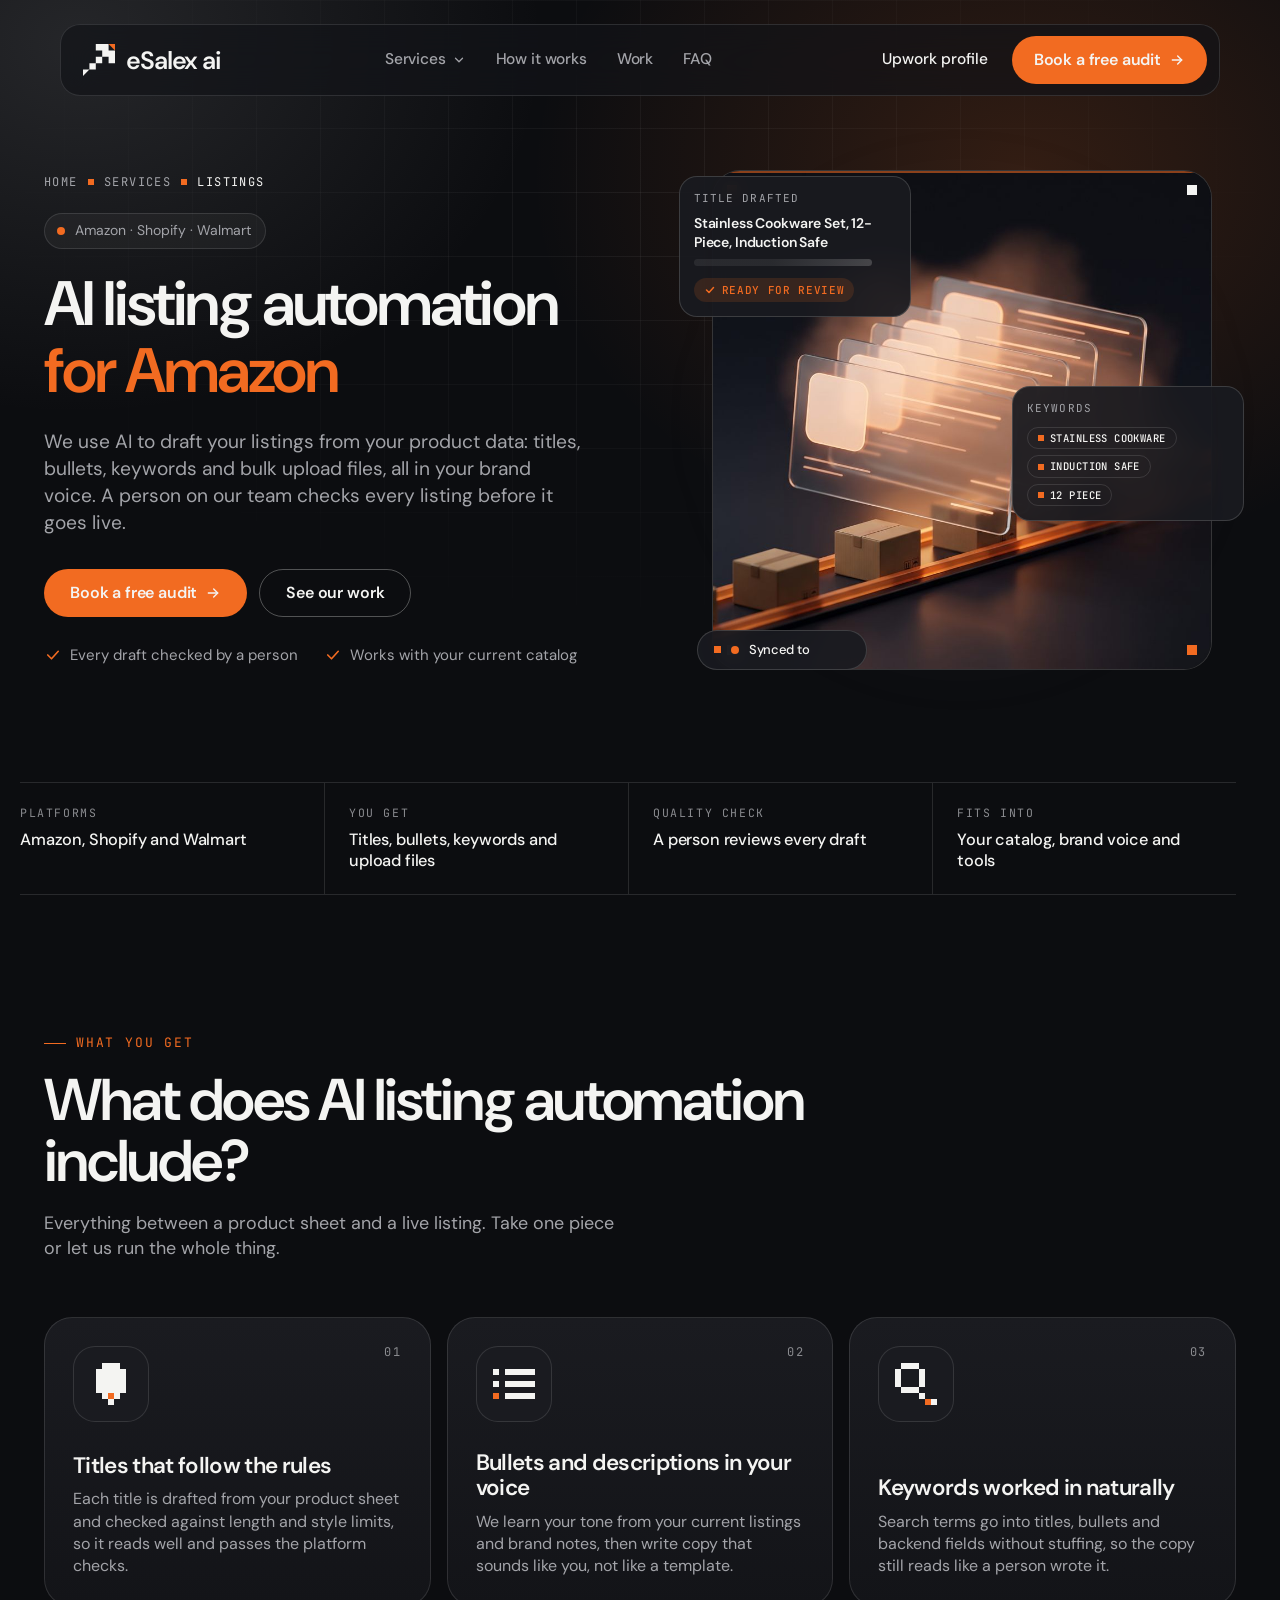
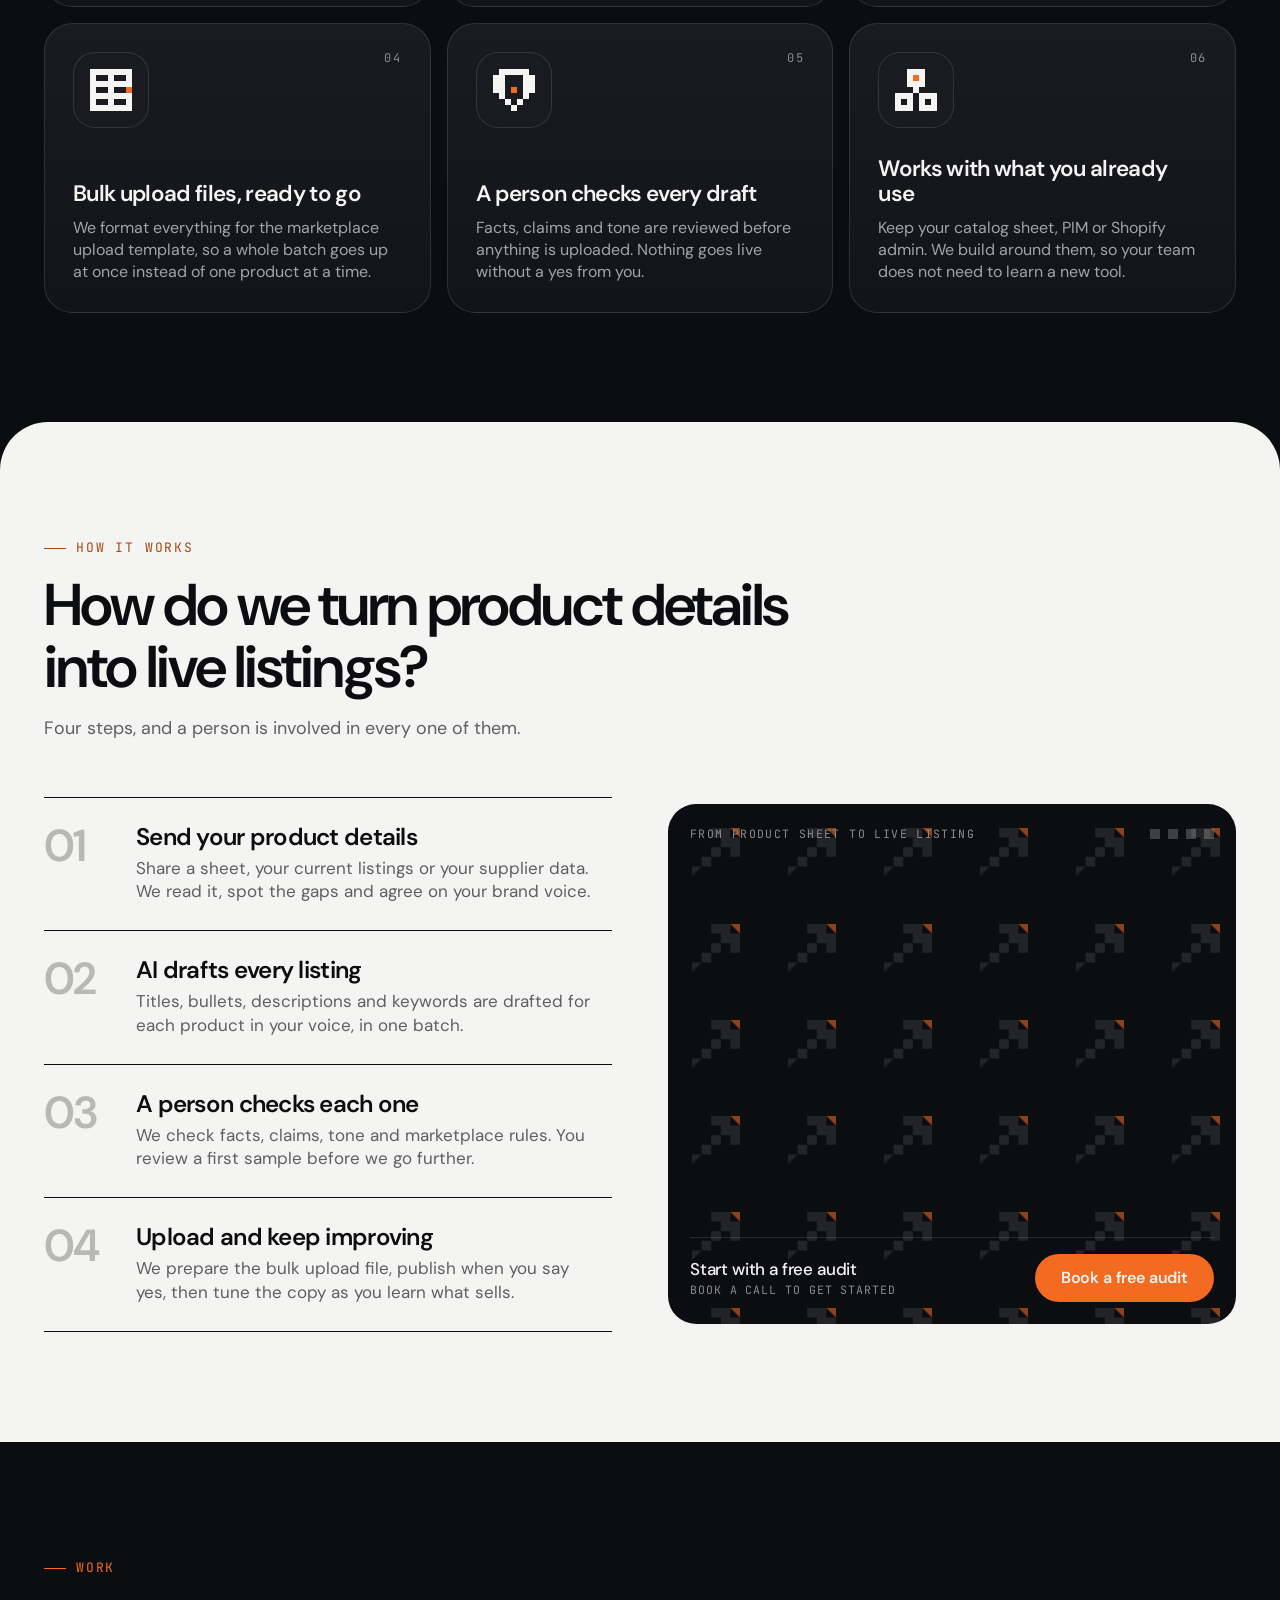
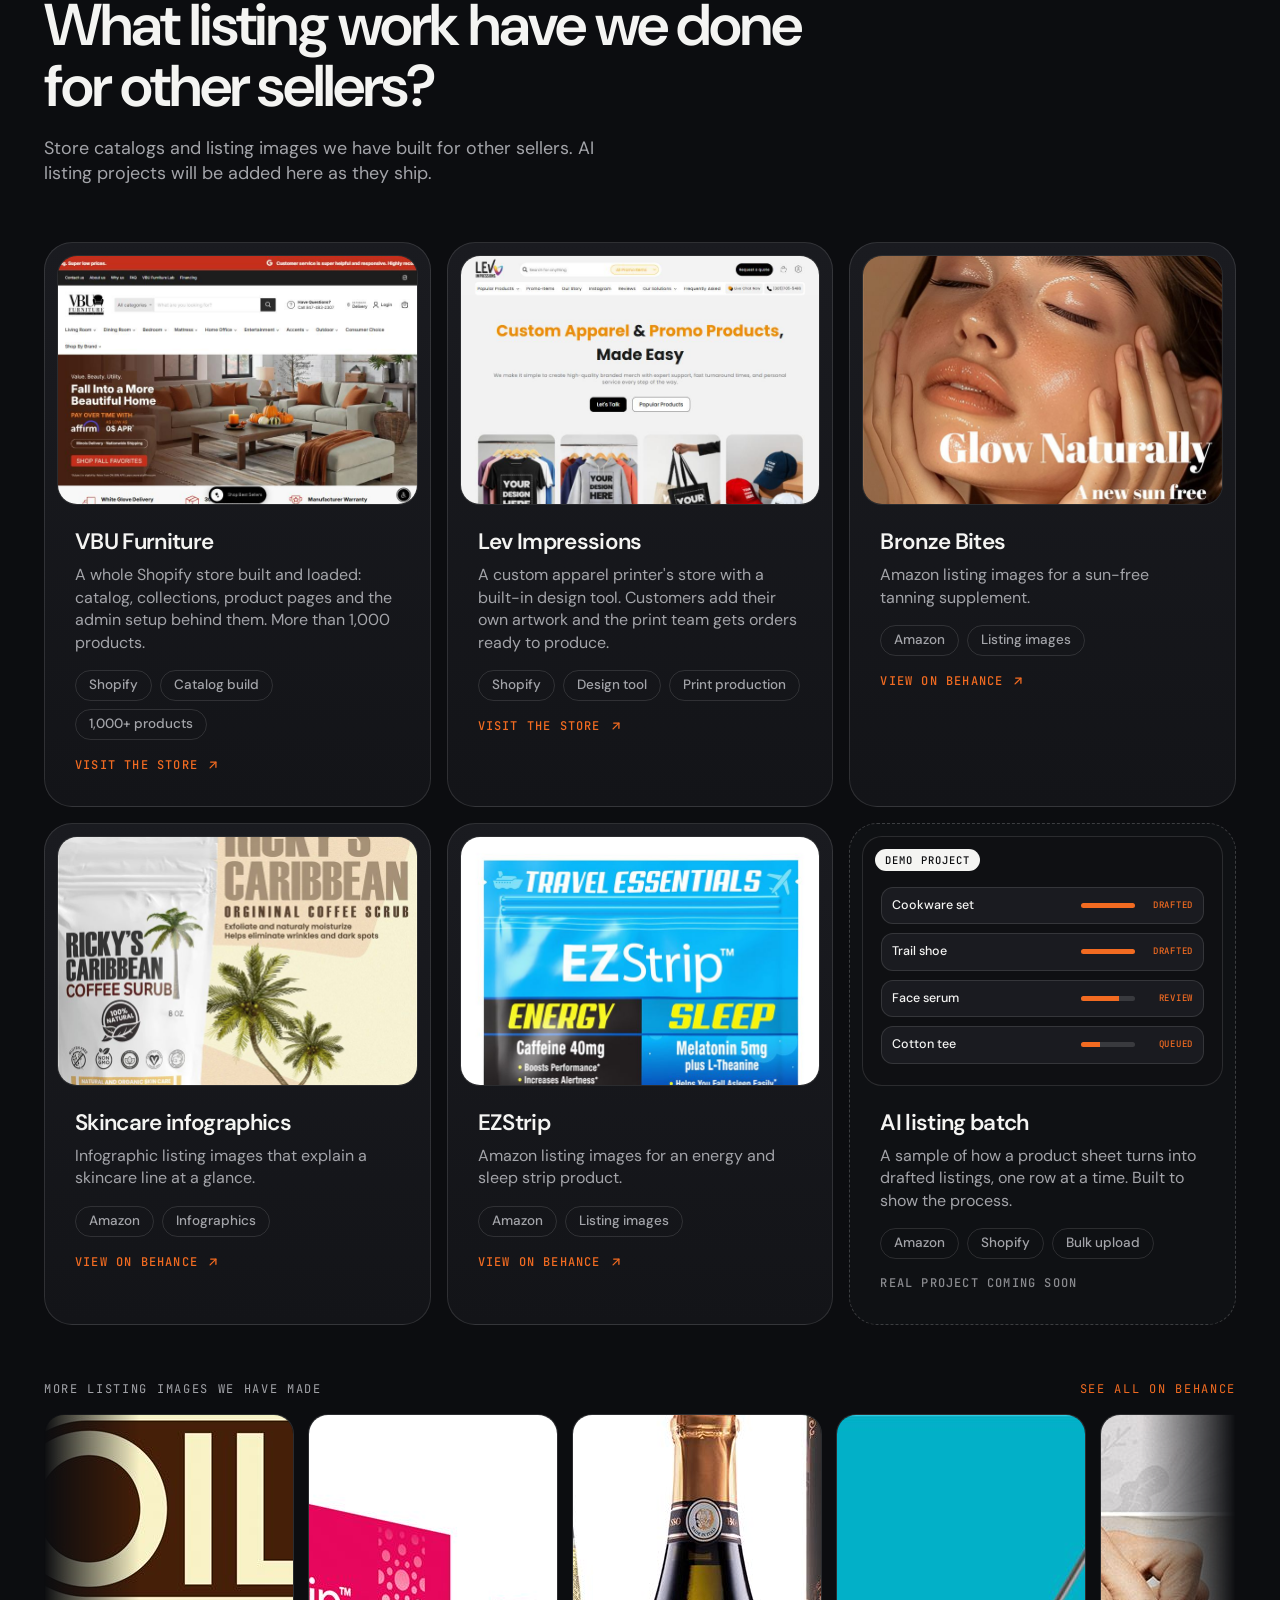
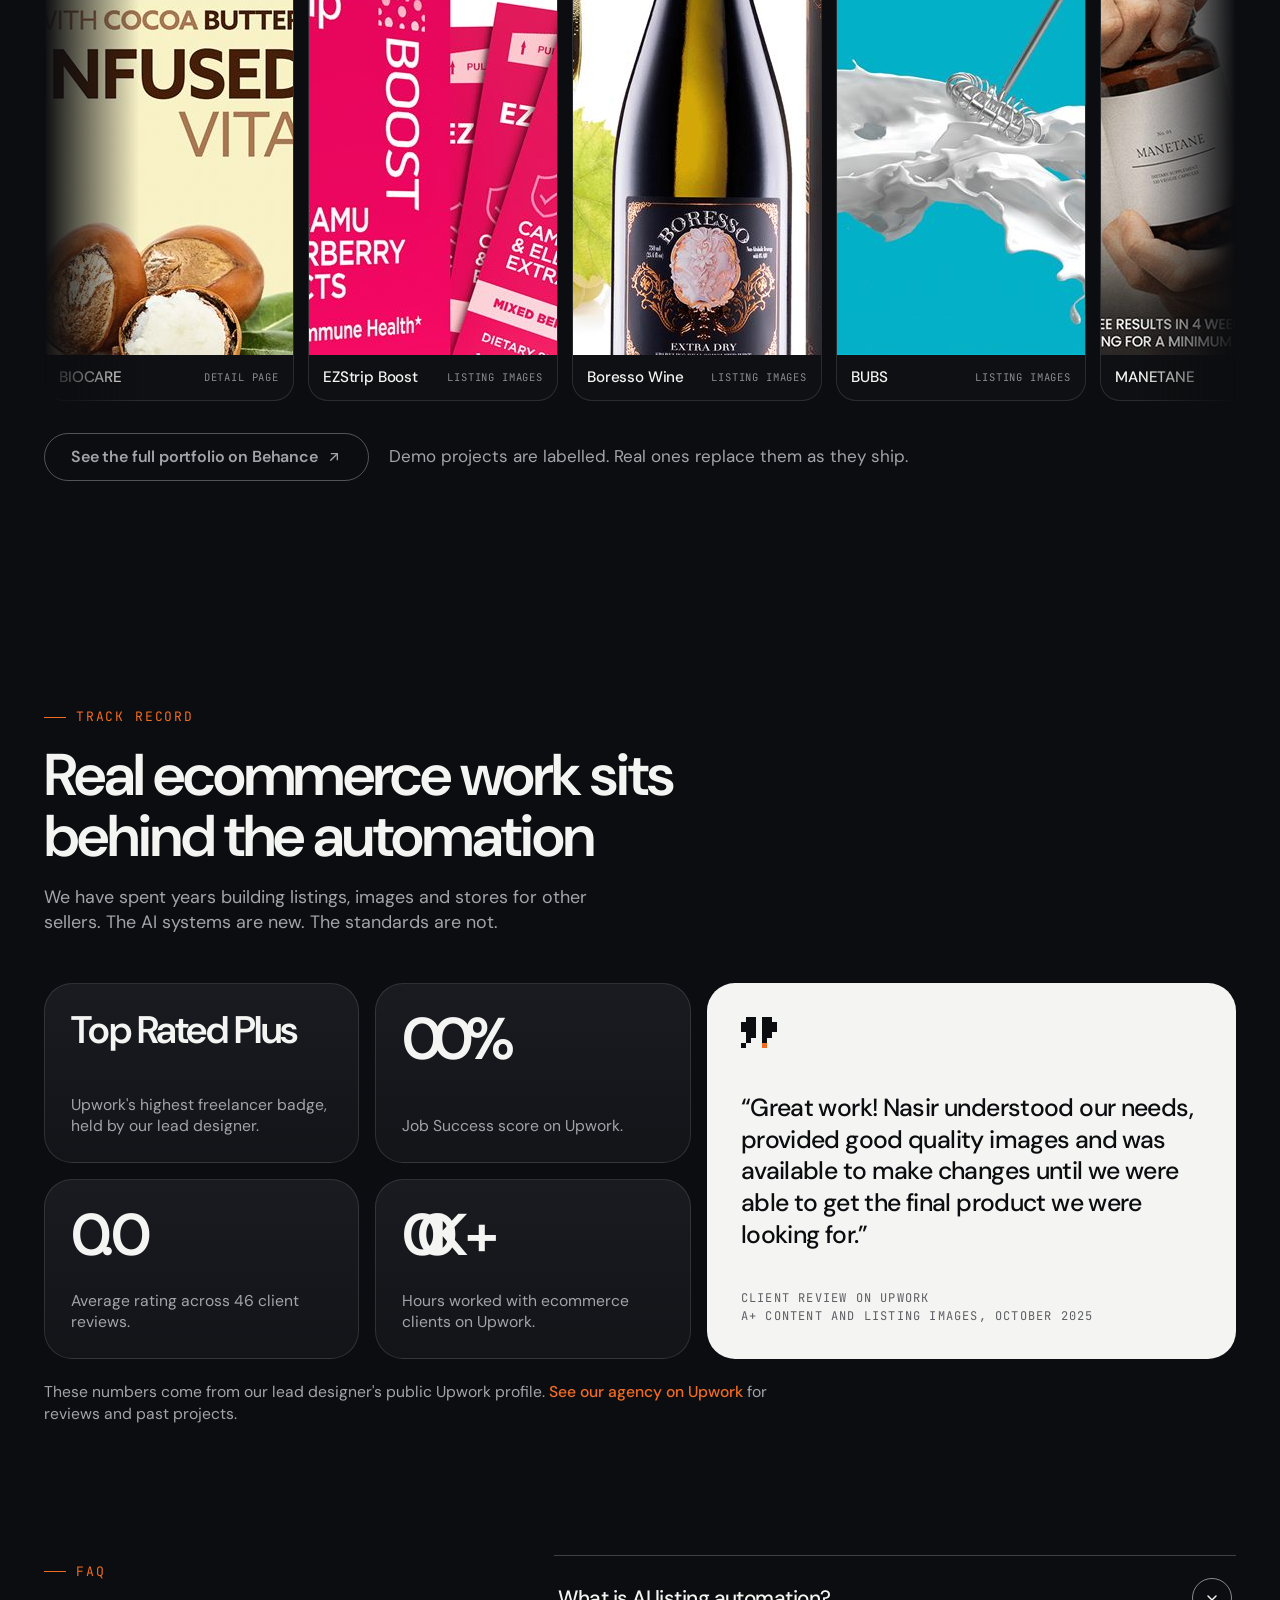
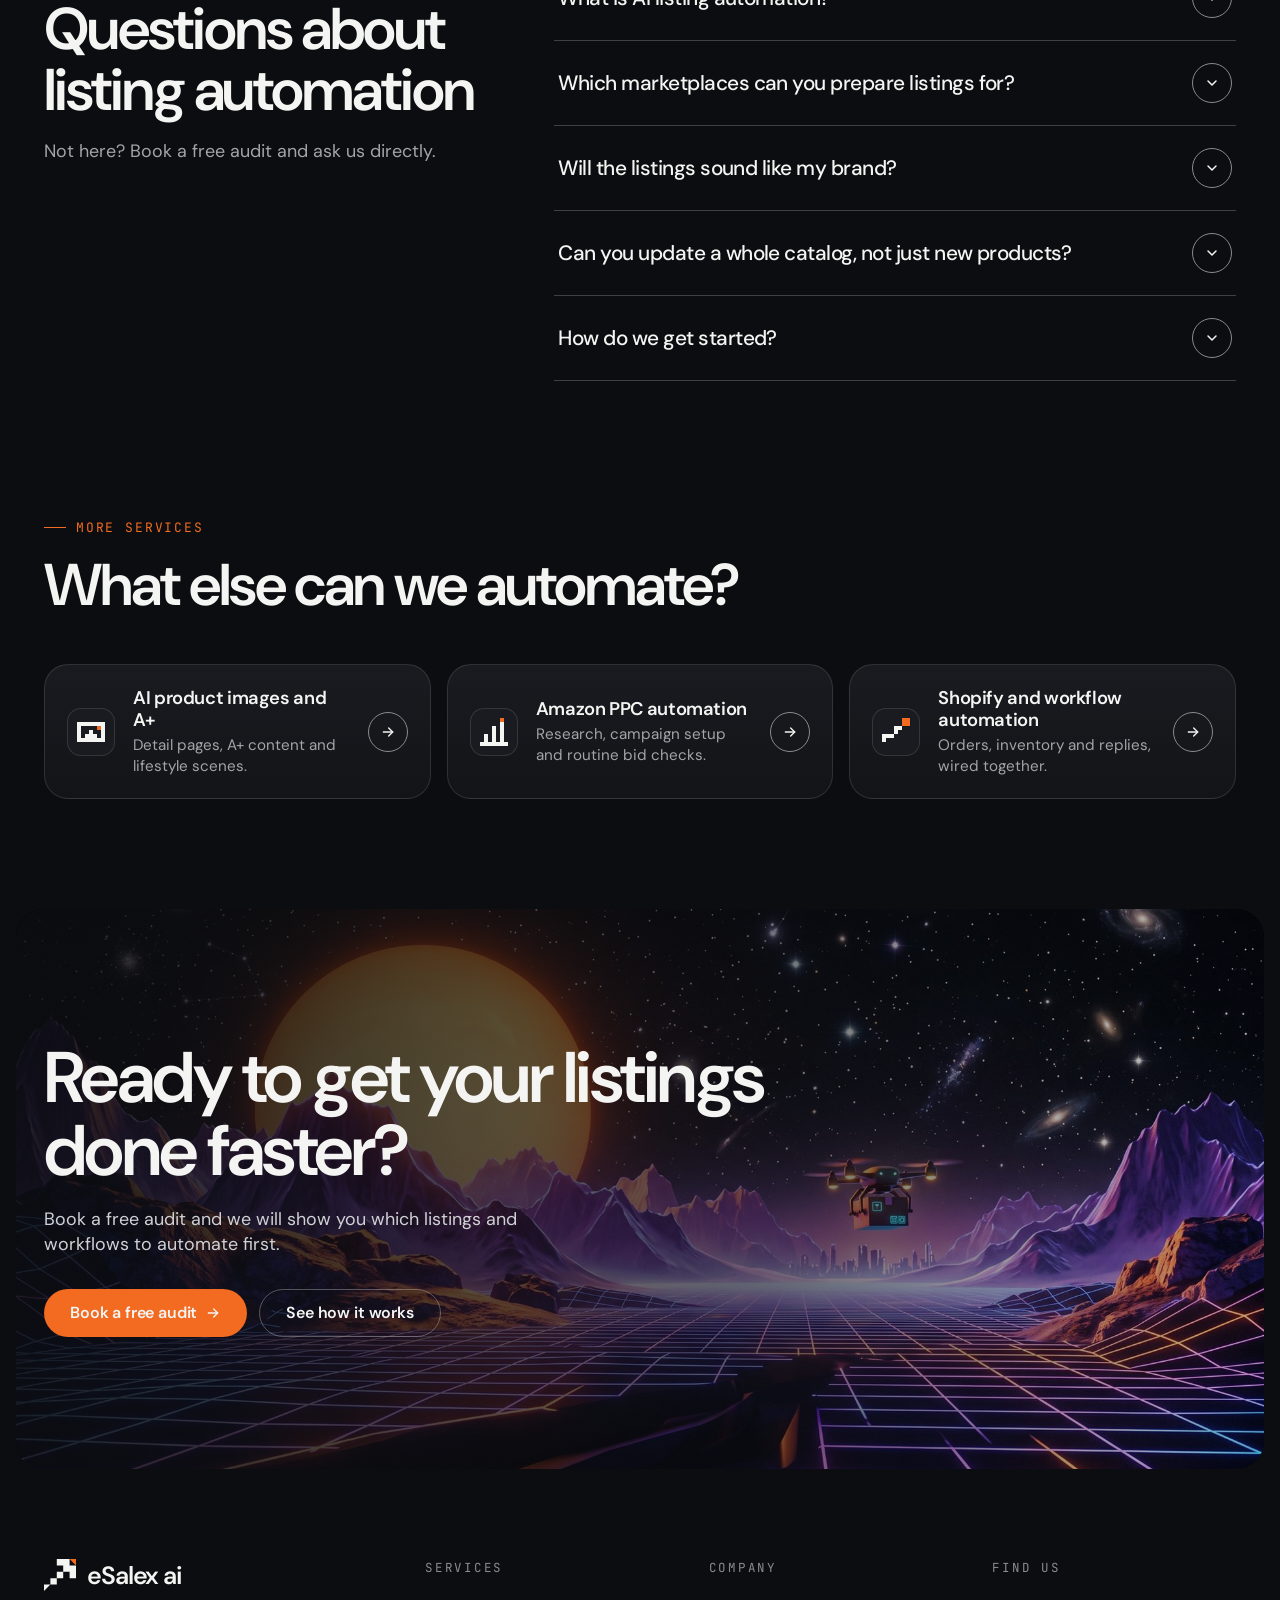
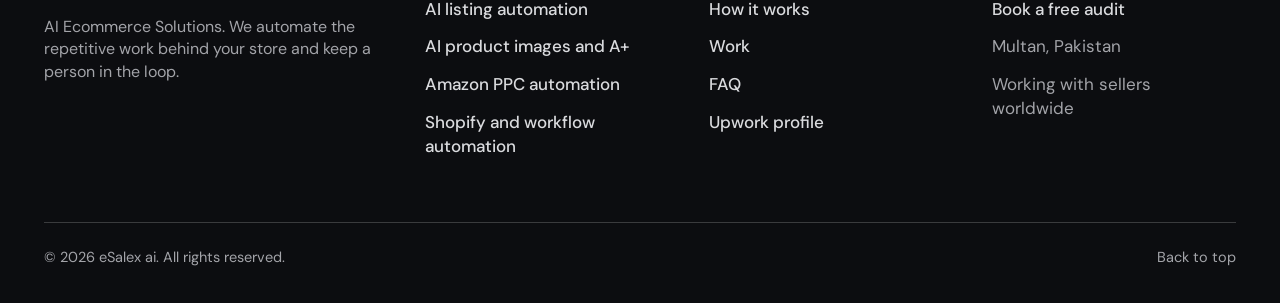
<file: services/amazon-listing-automation/index.html>
<!doctype html>
<html lang="en">
<head>
<meta charset="utf-8">
<meta name="robots" content="noindex, nofollow">
<meta name="viewport" content="width=device-width, initial-scale=1">
<title>AI Amazon Listing Automation | eSalex ai</title>
<meta name="description" content="We draft Amazon, Shopify and Walmart listings with AI in your brand voice, then a person checks every one before it goes live.">
<meta name="theme-color" content="#0C0D10">
<!-- TODO: replace YOURDOMAIN.com with the real domain (canonical, og: tags and the JSON-LD below; also in sitemap.xml, robots.txt and llms.txt) -->
<link rel="canonical" href="https://www.YOURDOMAIN.com/services/amazon-listing-automation/">
<link rel="icon" href="../../favicon.svg" type="image/svg+xml">
<meta property="og:type" content="website">
<meta property="og:site_name" content="eSalex ai">
<meta property="og:title" content="AI Amazon Listing Automation | eSalex ai">
<meta property="og:description" content="We draft Amazon, Shopify and Walmart listings with AI in your brand voice, then a person checks every one before it goes live.">
<meta property="og:url" content="https://www.YOURDOMAIN.com/services/amazon-listing-automation/">
<meta property="og:image" content="https://www.YOURDOMAIN.com/assets/og-card.jpg">
<meta property="og:image:width" content="1200">
<meta property="og:image:height" content="630">
<meta name="twitter:card" content="summary_large_image">
<link rel="preconnect" href="https://fonts.googleapis.com">
<link rel="preconnect" href="https://fonts.gstatic.com" crossorigin>
<link rel="stylesheet" href="https://fonts.googleapis.com/css2?family=DM+Sans:opsz,wght@9..40,400..700&family=JetBrains+Mono:wght@400;500&display=swap">
<link rel="stylesheet" href="../../styles.css">
<link rel="stylesheet" href="../../service.css">
<link rel="stylesheet" href="../../audit.css">
<script type="application/ld+json">
{
  "@context": "https://schema.org",
  "@graph": [
    {
      "@type": ["Organization", "ProfessionalService"],
      "@id": "https://www.YOURDOMAIN.com/#organization",
      "name": "eSalex ai",
      "url": "https://www.YOURDOMAIN.com/",
      "foundingDate": "2018",
      "address": { "@type": "PostalAddress", "addressLocality": "Multan", "addressCountry": "PK" },
      "areaServed": "Worldwide",
      "sameAs": ["https://www.upwork.com/agencies/1002230983337877504/", "https://www.behance.net/esalexstudio"]
    },
    {
      "@type": "Service",
      "@id": "https://www.YOURDOMAIN.com/services/amazon-listing-automation/#service",
      "url": "https://www.YOURDOMAIN.com/services/amazon-listing-automation/",
      "name": "AI listing automation for Amazon, Shopify and Walmart",
      "serviceType": "Ecommerce listing automation",
      "provider": { "@id": "https://www.YOURDOMAIN.com/#organization" },
      "areaServed": "Worldwide",
      "description": "We draft Amazon, Shopify and Walmart listings with AI in your brand voice, then a person checks every one before it goes live."
    },
    {
      "@type": "BreadcrumbList",
      "itemListElement": [
        { "@type": "ListItem", "position": 1, "name": "Home", "item": "https://www.YOURDOMAIN.com/" },
        { "@type": "ListItem", "position": 2, "name": "Services", "item": "https://www.YOURDOMAIN.com/#services" },
        { "@type": "ListItem", "position": 3, "name": "Listings", "item": "https://www.YOURDOMAIN.com/services/amazon-listing-automation/" }
      ]
    },
    {
      "@type": "FAQPage",
      "@id": "https://www.YOURDOMAIN.com/services/amazon-listing-automation/#faq",
      "mainEntity": [
        { "@type": "Question", "name": "What is AI listing automation?", "acceptedAnswer": { "@type": "Answer", "text": "It is a setup where AI drafts the repetitive parts of your listings from your product data: titles, bullets, descriptions, keywords and the upload file. It writes in your brand voice, and a person on our team checks every draft before it goes live." } },
        { "@type": "Question", "name": "Which marketplaces can you prepare listings for?", "acceptedAnswer": { "@type": "Answer", "text": "Amazon, Shopify and Walmart are the most common. We also prepare files for eBay, Etsy, TikTok Shop and Overstock." } },
        { "@type": "Question", "name": "Will the listings sound like my brand?", "acceptedAnswer": { "@type": "Answer", "text": "Yes. We start from your current listings, brand notes and product sheets, write a short voice guide, and you approve a first batch before we go further." } },
        { "@type": "Question", "name": "Can you update a whole catalog, not just new products?", "acceptedAnswer": { "@type": "Answer", "text": "Yes. We work in batches. You review a sample, then we prepare the bulk upload file for the rest, so nothing changes in your store without your approval." } },
        { "@type": "Question", "name": "How do we get started?", "acceptedAnswer": { "@type": "Answer", "text": "Book a free audit. We look at your listings and catalog, point out where drafting by hand costs the most time and suggest where to begin." } }
      ]
    }
  ]
}
</script>
</head>
<body>
<div class="es" id="top">
  <a class="skip" href="#main">Skip to content</a>
  <div class="amb"></div>
  <div class="gridbg"></div>

  <header class="nav-wrap">
    <nav class="nav" aria-label="Main">
      <a class="brand" href="../../" aria-label="eSalex ai, home">
        <svg viewBox="0 0 64 64" width="32" height="32" aria-hidden="true"><path class="ii" d="M25.6 0 H51.2 V12.8 H64 V38.4 H51.2 V25.6 H38.4 V38.4 H25.6 V51.2 H12.8 L0 64 V51.2 H12.8 V38.4 H25.6 V25.6 H38.4 V12.8 H25.6 Z"></path><path class="ia" d="M51.2 0 H64 V12.8 Z"></path></svg>
        <span class="wm">eSalex ai</span>
      </a>
      <div class="links">
        <div class="has-mega">
          <a href="../../#services">Services
            <svg width="14" height="14" viewBox="0 0 24 24" fill="none" stroke="currentColor" stroke-width="2.2" stroke-linecap="round" stroke-linejoin="round" aria-hidden="true"><path d="m6 9 6 6 6-6"></path></svg>
          </a>
          <div class="mega">
            <a class="mg" href="../amazon-listing-automation/" aria-current="page"><span class="itile sm"><svg width="28" height="28" viewBox="0 0 7 7" shape-rendering="crispEdges" aria-hidden="true"><path class="ii" d="M2 0h1v1h-1zM3 0h1v1h-1zM4 0h1v1h-1zM1 1h1v1h-1zM2 1h1v1h-1zM3 1h1v1h-1zM4 1h1v1h-1zM5 1h1v1h-1zM1 2h1v1h-1zM2 2h1v1h-1zM3 2h1v1h-1zM4 2h1v1h-1zM5 2h1v1h-1zM1 3h1v1h-1zM2 3h1v1h-1zM3 3h1v1h-1zM4 3h1v1h-1zM5 3h1v1h-1zM1 4h1v1h-1zM2 4h1v1h-1zM3 4h1v1h-1zM4 4h1v1h-1zM5 4h1v1h-1zM2 5h1v1h-1zM4 5h1v1h-1zM3 6h1v1h-1z"></path><path class="ia" d="M3 5h1v1h-1z"></path></svg></span><div><b>Listings</b><span>Titles, bullets, keywords and bulk upload files.</span></div></a>
            <a class="mg" href="../ai-product-images/"><span class="itile sm"><svg width="28" height="28" viewBox="0 0 7 7" shape-rendering="crispEdges" aria-hidden="true"><path class="ii" d="M0 1h1v1h-1zM1 1h1v1h-1zM2 1h1v1h-1zM3 1h1v1h-1zM4 1h1v1h-1zM5 1h1v1h-1zM6 1h1v1h-1zM0 2h1v1h-1zM6 2h1v1h-1zM0 3h1v1h-1zM3 3h1v1h-1zM6 3h1v1h-1zM0 4h1v1h-1zM2 4h1v1h-1zM3 4h1v1h-1zM4 4h1v1h-1zM6 4h1v1h-1zM0 5h1v1h-1zM1 5h1v1h-1zM2 5h1v1h-1zM3 5h1v1h-1zM4 5h1v1h-1zM5 5h1v1h-1zM6 5h1v1h-1z"></path><path class="ia" d="M5 2h1v1h-1z"></path></svg></span><div><b>Product images</b><span>Detail pages, A+ content and lifestyle scenes.</span></div></a>
            <a class="mg" href="../amazon-ppc-automation/"><span class="itile sm"><svg width="28" height="28" viewBox="0 0 7 7" shape-rendering="crispEdges" aria-hidden="true"><path class="ii" d="M5 1h1v1h-1zM3 2h1v1h-1zM5 2h1v1h-1zM3 3h1v1h-1zM5 3h1v1h-1zM1 4h1v1h-1zM3 4h1v1h-1zM5 4h1v1h-1zM1 5h1v1h-1zM3 5h1v1h-1zM5 5h1v1h-1zM0 6h1v1h-1zM1 6h1v1h-1zM2 6h1v1h-1zM3 6h1v1h-1zM4 6h1v1h-1zM5 6h1v1h-1zM6 6h1v1h-1z"></path><path class="ia" d="M5 0h1v1h-1z"></path></svg></span><div><b>Ads and PPC</b><span>Research, campaign setup and routine bid checks.</span></div></a>
            <a class="mg" href="../shopify-automation/"><span class="itile sm"><svg width="28" height="28" viewBox="0 0 7 7" shape-rendering="crispEdges" aria-hidden="true"><path class="ii" d="M3 2h1v1h-1zM4 2h1v1h-1zM3 3h1v1h-1zM0 4h1v1h-1zM1 4h1v1h-1zM2 4h1v1h-1zM0 5h1v1h-1z"></path><path class="ia" d="M5 0h1v1h-1zM6 0h1v1h-1zM5 1h1v1h-1zM6 1h1v1h-1z"></path></svg></span><div><b>Workflows</b><span>Orders, inventory and replies, wired together.</span></div></a>
          </div>
        </div>
        <a href="#how">How it works</a>
        <a href="#work">Work</a>
        <a href="#faq">FAQ</a>
      </div>
      <a class="nav-link" href="https://www.upwork.com/agencies/1002230983337877504/" target="_blank" rel="noopener">Upwork profile</a>
      <a class="btn btn-sm" href="#contact">Book a free audit
        <svg width="16" height="16" viewBox="0 0 24 24" fill="none" stroke="currentColor" stroke-width="2" stroke-linecap="round" stroke-linejoin="round" aria-hidden="true"><path d="M5 12h14"></path><path d="m13 6 6 6-6 6"></path></svg>
      </a>
      <details class="mmenu">
        <summary aria-label="Open menu"><svg width="22" height="22" viewBox="0 0 24 24" fill="none" stroke="currentColor" stroke-width="2" stroke-linecap="round" aria-hidden="true"><path d="M4 8h16"></path><path d="M4 16h16"></path></svg></summary>
        <div class="mpanel">
          <a href="../../">Home</a>
          <a href="../amazon-listing-automation/">AI listing automation</a>
          <a href="../ai-product-images/">AI product images and A+</a>
          <a href="../amazon-ppc-automation/">Amazon PPC automation</a>
          <a href="../shopify-automation/">Shopify and workflow automation</a>
          <a href="#how">How it works</a>
          <a href="#work">Work</a>
          <a href="#faq">FAQ</a>
          <a href="https://www.upwork.com/agencies/1002230983337877504/" target="_blank" rel="noopener">Upwork profile</a>
          <a href="#contact" style="background: var(--accent); color: var(--on); font-weight: 600; margin-top: 6px; text-align: center">Book a free audit</a>
        </div>
      </details>
    </nav>
  </header>

  <main id="main">
    <section class="hero svc-hero" aria-labelledby="h-hero">
      <div class="wrap hero-in">
        <div>
          <nav class="crumbs" aria-label="Breadcrumb"><a href="../../">Home</a><i></i><a href="../../#services">Services</a><i></i><span aria-current="page">Listings</span></nav>
          <span class="chip"><span class="dot"></span>Amazon · Shopify · Walmart</span>
          <h1 class="h1 disp" id="h-hero">
            <span class="w" style="--d: .15s">AI listing automation</span>
            <span class="w tk" style="--d: .28s"><span class="tk-in"><span>for Amazon</span><span>for Shopify</span><span>for Walmart</span><span>for eBay</span><span>for Etsy</span><span aria-hidden="true">for Amazon</span></span></span>
          </h1>
          <p class="lead">We use AI to draft your listings from your product data: titles, bullets, keywords and bulk upload files, all in your brand voice. A person on our team checks every listing before it goes live.</p>
          <div class="cta">
            <a class="btn" href="#contact">Book a free audit <svg width="16" height="16" viewBox="0 0 24 24" fill="none" stroke="currentColor" stroke-width="2" stroke-linecap="round" stroke-linejoin="round" aria-hidden="true"><path d="M5 12h14"></path><path d="m13 6 6 6-6 6"></path></svg></a>
            <a class="btn btn-ghost" href="#work">See our work</a>
          </div>
          <div class="assure">
            <span><svg width="18" height="18" viewBox="0 0 24 24" fill="none" stroke="currentColor" stroke-width="2.2" stroke-linecap="round" stroke-linejoin="round" aria-hidden="true"><path d="m5 12 5 5 9-10"></path></svg>Every draft checked by a person</span>
            <span><svg width="18" height="18" viewBox="0 0 24 24" fill="none" stroke="currentColor" stroke-width="2.2" stroke-linecap="round" stroke-linejoin="round" aria-hidden="true"><path d="m5 12 5 5 9-10"></path></svg>Works with your current catalog</span>
          </div>
        </div>

        <div class="svc-vis">
          <div class="vglow" aria-hidden="true"></div>
          <div class="svc-frame" aria-hidden="true">
            <video data-lazy-video data-src="../../assets/hero-listings.mp4" poster="../../assets/hero-listings.jpg" muted loop playsinline preload="none" width="900" height="900"></video>
            <i class="corner tl"></i><i class="corner tr"></i><i class="corner bl"></i><i class="corner br"></i>
          </div>
          <div class="svc-fc a" aria-hidden="true">
            <div class="k">Title drafted</div>
            <div class="t">Stainless Cookware Set, 12-Piece, Induction Safe</div>
            <div class="sk" style="width: 88%"></div>
            <div class="ok"><svg width="12" height="12" viewBox="0 0 24 24" fill="none" stroke="currentColor" stroke-width="3" stroke-linecap="round" stroke-linejoin="round"><path d="m5 12 5 5 9-10"></path></svg>Ready for review</div>
          </div>
          <div class="svc-fc b" aria-hidden="true">
            <div class="k">Keywords</div>
            <div class="kwrow"><b>stainless cookware</b><b>induction safe</b><b>12 piece</b></div>
          </div>
          <div class="svc-fc c pill" aria-hidden="true">
            <span class="dot"></span><span style="font-size: 13px">Synced to</span><span class="cyc mono" style="font-size: 13px"><b>AMZ</b><b>SHP</b><b>WMT</b><b>ETSY</b></span>
          </div>
        </div>
      </div>
    </section>

    <section class="svc-facts" aria-label="At a glance">
      <div class="wrap">
        <dl>
          <div><dt>Platforms</dt><dd>Amazon, Shopify and Walmart</dd></div>
          <div><dt>You get</dt><dd>Titles, bullets, keywords and upload files</dd></div>
          <div><dt>Quality check</dt><dd>A person reviews every draft</dd></div>
          <div><dt>Fits into</dt><dd>Your catalog, brand voice and tools</dd></div>
        </dl>
      </div>
    </section>

    <section class="sec" id="included" aria-labelledby="h-feat">
      <div class="wrap">
        <div class="rv">
          <span class="eyebrow">What you get</span>
          <h2 class="h2 disp" id="h-feat">What does AI listing automation include?</h2>
          <p class="sub">Everything between a product sheet and a live listing. Take one piece or let us run the whole thing.</p>
        </div>
        <div class="feat-grid">
          <article class="feat rv" style="--n: 1"><div class="top"><span class="itile big"><svg width="42" height="42" viewBox="0 0 7 7" shape-rendering="crispEdges" aria-hidden="true"><path class="ii" d="M2 0h1v1h-1zM3 0h1v1h-1zM4 0h1v1h-1zM1 1h1v1h-1zM2 1h1v1h-1zM3 1h1v1h-1zM4 1h1v1h-1zM5 1h1v1h-1zM1 2h1v1h-1zM2 2h1v1h-1zM3 2h1v1h-1zM4 2h1v1h-1zM5 2h1v1h-1zM1 3h1v1h-1zM2 3h1v1h-1zM3 3h1v1h-1zM4 3h1v1h-1zM5 3h1v1h-1zM1 4h1v1h-1zM2 4h1v1h-1zM3 4h1v1h-1zM4 4h1v1h-1zM5 4h1v1h-1zM2 5h1v1h-1zM4 5h1v1h-1zM3 6h1v1h-1z"></path><path class="ia" d="M3 5h1v1h-1z"></path></svg></span><span class="no">01</span></div><div><h3>Titles that follow the rules</h3><p>Each title is drafted from your product sheet and checked against length and style limits, so it reads well and passes the platform checks.</p></div></article>
          <article class="feat rv" style="--n: 2"><div class="top"><span class="itile big"><svg width="42" height="42" viewBox="0 0 7 7" shape-rendering="crispEdges" aria-hidden="true"><path class="ii" d="M0 1h1v1h-1zM2 1h1v1h-1zM3 1h1v1h-1zM4 1h1v1h-1zM5 1h1v1h-1zM6 1h1v1h-1zM0 3h1v1h-1zM2 3h1v1h-1zM3 3h1v1h-1zM4 3h1v1h-1zM5 3h1v1h-1zM6 3h1v1h-1zM2 5h1v1h-1zM3 5h1v1h-1zM4 5h1v1h-1zM5 5h1v1h-1zM6 5h1v1h-1z"></path><path class="ia" d="M0 5h1v1h-1z"></path></svg></span><span class="no">02</span></div><div><h3>Bullets and descriptions in your voice</h3><p>We learn your tone from your current listings and brand notes, then write copy that sounds like you, not like a template.</p></div></article>
          <article class="feat rv" style="--n: 3"><div class="top"><span class="itile big"><svg width="42" height="42" viewBox="0 0 7 7" shape-rendering="crispEdges" aria-hidden="true"><path class="ii" d="M1 0h1v1h-1zM2 0h1v1h-1zM3 0h1v1h-1zM0 1h1v1h-1zM4 1h1v1h-1zM0 2h1v1h-1zM4 2h1v1h-1zM0 3h1v1h-1zM4 3h1v1h-1zM1 4h1v1h-1zM2 4h1v1h-1zM3 4h1v1h-1zM4 5h1v1h-1zM6 6h1v1h-1z"></path><path class="ia" d="M5 6h1v1h-1z"></path></svg></span><span class="no">03</span></div><div><h3>Keywords worked in naturally</h3><p>Search terms go into titles, bullets and backend fields without stuffing, so the copy still reads like a person wrote it.</p></div></article>
          <article class="feat rv" style="--n: 4"><div class="top"><span class="itile big"><svg width="42" height="42" viewBox="0 0 7 7" shape-rendering="crispEdges" aria-hidden="true"><path class="ii" d="M0 0h1v1h-1zM1 0h1v1h-1zM2 0h1v1h-1zM3 0h1v1h-1zM4 0h1v1h-1zM5 0h1v1h-1zM6 0h1v1h-1zM0 1h1v1h-1zM3 1h1v1h-1zM6 1h1v1h-1zM0 2h1v1h-1zM1 2h1v1h-1zM2 2h1v1h-1zM3 2h1v1h-1zM4 2h1v1h-1zM5 2h1v1h-1zM6 2h1v1h-1zM0 3h1v1h-1zM3 3h1v1h-1zM0 4h1v1h-1zM1 4h1v1h-1zM2 4h1v1h-1zM3 4h1v1h-1zM4 4h1v1h-1zM5 4h1v1h-1zM6 4h1v1h-1zM0 5h1v1h-1zM3 5h1v1h-1zM6 5h1v1h-1zM0 6h1v1h-1zM1 6h1v1h-1zM2 6h1v1h-1zM3 6h1v1h-1zM4 6h1v1h-1zM5 6h1v1h-1zM6 6h1v1h-1z"></path><path class="ia" d="M6 3h1v1h-1z"></path></svg></span><span class="no">04</span></div><div><h3>Bulk upload files, ready to go</h3><p>We format everything for the marketplace upload template, so a whole batch goes up at once instead of one product at a time.</p></div></article>
          <article class="feat rv" style="--n: 5"><div class="top"><span class="itile big"><svg width="42" height="42" viewBox="0 0 7 7" shape-rendering="crispEdges" aria-hidden="true"><path class="ii" d="M1 0h1v1h-1zM2 0h1v1h-1zM3 0h1v1h-1zM4 0h1v1h-1zM5 0h1v1h-1zM0 1h1v1h-1zM1 1h1v1h-1zM5 1h1v1h-1zM6 1h1v1h-1zM0 2h1v1h-1zM1 2h1v1h-1zM5 2h1v1h-1zM6 2h1v1h-1zM0 3h1v1h-1zM1 3h1v1h-1zM5 3h1v1h-1zM6 3h1v1h-1zM1 4h1v1h-1zM5 4h1v1h-1zM2 5h1v1h-1zM4 5h1v1h-1zM3 6h1v1h-1z"></path><path class="ia" d="M3 3h1v1h-1z"></path></svg></span><span class="no">05</span></div><div><h3>A person checks every draft</h3><p>Facts, claims and tone are reviewed before anything is uploaded. Nothing goes live without a yes from you.</p></div></article>
          <article class="feat rv" style="--n: 6"><div class="top"><span class="itile big"><svg width="42" height="42" viewBox="0 0 7 7" shape-rendering="crispEdges" aria-hidden="true"><path class="ii" d="M2 0h1v1h-1zM3 0h1v1h-1zM4 0h1v1h-1zM2 1h1v1h-1zM4 1h1v1h-1zM2 2h1v1h-1zM3 2h1v1h-1zM4 2h1v1h-1zM3 3h1v1h-1zM0 4h1v1h-1zM1 4h1v1h-1zM2 4h1v1h-1zM4 4h1v1h-1zM5 4h1v1h-1zM6 4h1v1h-1zM0 5h1v1h-1zM2 5h1v1h-1zM4 5h1v1h-1zM6 5h1v1h-1zM0 6h1v1h-1zM1 6h1v1h-1zM2 6h1v1h-1zM4 6h1v1h-1zM5 6h1v1h-1zM6 6h1v1h-1z"></path><path class="ia" d="M3 1h1v1h-1z"></path></svg></span><span class="no">06</span></div><div><h3>Works with what you already use</h3><p>Keep your catalog sheet, PIM or Shopify admin. We build around them, so your team does not need to learn a new tool.</p></div></article>
        </div>
      </div>
    </section>

    <section class="sec light" id="how" aria-labelledby="h-how">
      <div class="wrap">
        <div class="rv">
          <span class="eyebrow">How it works</span>
          <h2 class="h2 disp" id="h-how">How do we turn product details into live listings?</h2>
          <p class="sub">Four steps, and a person is involved in every one of them.</p>
        </div>

        <div class="p-grid">
          <ol class="steps">
            <li class="step rv" style="--k: 0"><span class="n">01</span><div><h3>Send your product details</h3><p>Share a sheet, your current listings or your supplier data. We read it, spot the gaps and agree on your brand voice.</p></div></li>
            <li class="step rv" style="--k: 1"><span class="n">02</span><div><h3>AI drafts every listing</h3><p>Titles, bullets, descriptions and keywords are drafted for each product in your voice, in one batch.</p></div></li>
            <li class="step rv" style="--k: 2"><span class="n">03</span><div><h3>A person checks each one</h3><p>We check facts, claims, tone and marketplace rules. You review a first sample before we go further.</p></div></li>
            <li class="step rv" style="--k: 3"><span class="n">04</span><div><h3>Upload and keep improving</h3><p>We prepare the bulk upload file, publish when you say yes, then tune the copy as you learn what sells.</p></div></li>
          </ol>

          <figure class="flowp rv" aria-label="Animated overview of the four steps: send product details, AI drafts every listing, a person checks each one, upload and keep improving">
            <div class="fp-top" aria-hidden="true">
              <span class="fp-lbl">From product sheet to live listing</span>
              <span class="fp-dots"><i style="--k: 0"></i><i style="--k: 1"></i><i style="--k: 2"></i><i style="--k: 3"></i></span>
            </div>
            <div class="fp-stage" aria-hidden="true">

              <div class="sc" style="--k: 0">
                <div class="sc-h"><span class="sc-k">01 · Product details</span><span class="sc-t">We read your product sheet.</span></div>
                <div class="sx-box">
                  <div class="sx-head"><span>SKU</span><span>Product</span><span>Status</span></div>
                  <div class="sx-row" style="--s: .3s"><b>CW-12</b><span>Stainless cookware set</span><span class="chipx">Read</span></div>
                  <div class="sx-row" style="--s: .8s"><b>SH-08</b><span>Trail running shoe</span><span class="chipx">Read</span></div>
                  <div class="sx-row" style="--s: 1.3s"><b>SR-02</b><span>Vitamin C serum</span><span class="chipx">Read</span></div>
                  <div class="sx-row" style="--s: 1.8s"><b>TE-21</b><span>Organic cotton tee</span><span class="chipx">Read</span></div>
                  <div class="a-scan"></div>
                </div>
              </div>

              <div class="sc" style="--k: 1">
                <div class="sc-h"><span class="sc-k">02 · AI drafts</span><span class="sc-t">Every listing, drafted in your voice.</span></div>
                <div class="sx-box sx-doc">
                  <span class="sx-lbl">Title</span>
                  <span class="sx-ty ti" style="--s: .3s">Stainless Cookware Set, 12-Piece, Induction Safe</span>
                  <span class="sx-lbl">Bullets</span>
                  <span class="sx-ty bu" style="--s: .9s">Even heat across the whole base, so food cooks the same every time</span>
                  <span class="sx-ty bu" style="--s: 1.4s">Works on gas, electric and induction hobs</span>
                  <span class="sx-ty bu" style="--s: 1.9s">Dishwasher safe, with handles that stay cool</span>
                  <div class="sx-kws"><b style="--s: 2.4s">stainless cookware</b><b style="--s: 2.55s">induction safe</b><b style="--s: 2.7s">12 piece</b></div>
                </div>
              </div>

              <div class="sc" style="--k: 2">
                <div class="sc-h"><span class="sc-k">03 · Review</span><span class="sc-t">A person checks each one.</span></div>
                <div class="p-list">
                  <div class="p-row" style="--s: .3s"><span class="p-ck"><svg width="21" height="21" viewBox="0 0 7 7" shape-rendering="crispEdges" aria-hidden="true"><path class="ii" d="M6 1h1v1h-1zM5 2h1v1h-1zM0 3h1v1h-1zM4 3h1v1h-1zM1 4h1v1h-1zM3 4h1v1h-1z"></path><path class="ia" d="M2 5h1v1h-1z"></path></svg></span><div><b>Facts match your product sheet</b><span class="sm">Sizes, materials and claims</span></div></div>
                  <div class="p-row" style="--s: 1s"><span class="p-ck"><svg width="21" height="21" viewBox="0 0 7 7" shape-rendering="crispEdges" aria-hidden="true"><path class="ii" d="M6 1h1v1h-1zM5 2h1v1h-1zM0 3h1v1h-1zM4 3h1v1h-1zM1 4h1v1h-1zM3 4h1v1h-1z"></path><path class="ia" d="M2 5h1v1h-1z"></path></svg></span><div><b>Keywords fit the rules</b><span class="sm">Within marketplace limits</span></div></div>
                  <div class="p-row" style="--s: 1.7s"><span class="p-ck"><svg width="21" height="21" viewBox="0 0 7 7" shape-rendering="crispEdges" aria-hidden="true"><path class="ii" d="M6 1h1v1h-1zM5 2h1v1h-1zM0 3h1v1h-1zM4 3h1v1h-1zM1 4h1v1h-1zM3 4h1v1h-1z"></path><path class="ia" d="M2 5h1v1h-1z"></path></svg></span><div><b>Tone sounds like your brand</b><span class="sm">Matched to your voice guide</span></div></div>
                </div>
                <span class="sx-stamp" style="--s: 2.4s">Approved by a person</span>
              </div>

              <div class="sc" style="--k: 3">
                <div class="sc-h"><span class="sc-k">04 · Upload</span><span class="sc-t">Live on every channel.</span></div>
                <div class="sx-box">
                  <div class="sx-fan">
                    <div class="b-node" style="--s: .2s"><span class="itile"><svg width="28" height="28" viewBox="0 0 7 7" shape-rendering="crispEdges" aria-hidden="true"><path class="ii" d="M0 0h1v1h-1zM1 0h1v1h-1zM2 0h1v1h-1zM3 0h1v1h-1zM4 0h1v1h-1zM5 0h1v1h-1zM6 0h1v1h-1zM0 1h1v1h-1zM3 1h1v1h-1zM6 1h1v1h-1zM0 2h1v1h-1zM1 2h1v1h-1zM2 2h1v1h-1zM3 2h1v1h-1zM4 2h1v1h-1zM5 2h1v1h-1zM6 2h1v1h-1zM0 3h1v1h-1zM3 3h1v1h-1zM0 4h1v1h-1zM1 4h1v1h-1zM2 4h1v1h-1zM3 4h1v1h-1zM4 4h1v1h-1zM5 4h1v1h-1zM6 4h1v1h-1zM0 5h1v1h-1zM3 5h1v1h-1zM6 5h1v1h-1zM0 6h1v1h-1zM1 6h1v1h-1zM2 6h1v1h-1zM3 6h1v1h-1zM4 6h1v1h-1zM5 6h1v1h-1zM6 6h1v1h-1z"></path><path class="ia" d="M6 3h1v1h-1z"></path></svg></span><small>Upload file</small></div>
                    <div class="stem"><i class="b-dot" style="--s: .5s"></i></div>
                    <div class="sx-dests">
                      <div class="sx-dest"><div class="b-link"><i class="b-dot" style="--s: .8s"></i></div><span class="pill2" style="--s: 1.1s">Amazon<span class="chipx pap">Live</span></span></div>
                      <div class="sx-dest"><div class="b-link"><i class="b-dot" style="--s: 1s"></i></div><span class="pill2" style="--s: 1.3s">Shopify<span class="chipx pap">Live</span></span></div>
                      <div class="sx-dest"><div class="b-link"><i class="b-dot" style="--s: 1.2s"></i></div><span class="pill2" style="--s: 1.5s">Walmart<span class="chipx pap">Live</span></span></div>
                    </div>
                  </div>
                </div>
                <div class="b-note sm" style="animation-delay: calc(var(--d) + 2.3s)">Nothing is published until you say yes.</div>
              </div>

            </div>
            <div class="fp-cta">
              <div class="t">Start with a free audit<small>Book a call to get started</small></div>
              <span class="ringwrap"><a class="btn" href="#contact">Book a free audit</a></span>
            </div>
          </figure>
        </div>
      </div>
    </section>

    <section class="sec" id="work" aria-labelledby="h-work">
      <div class="wrap">
        <div class="rv">
          <span class="eyebrow">Work</span>
          <h2 class="h2 disp" id="h-work">What listing work have we done for other sellers?</h2>
          <p class="sub">Store catalogs and listing images we have built for other sellers. AI listing projects will be added here as they ship.</p>
        </div>

        <div class="work-grid">
          <a class="wk wk-link rv" href="https://vbufurniture.com/" target="_blank" rel="noopener">
            <div class="vis"><img class="cv" src="../../assets/work/shop-vbu.jpg" alt="VBU Furniture online store home page" width="720" height="540" loading="lazy"></div>
            <div class="body">
              <h3>VBU Furniture</h3>
              <p>A whole Shopify store built and loaded: catalog, collections, product pages and the admin setup behind them. More than 1,000 products.</p>
              <div class="tags"><span>Shopify</span><span>Catalog build</span><span>1,000+ products</span></div>
              <span class="go">Visit the store <svg width="14" height="14" viewBox="0 0 24 24" fill="none" stroke="currentColor" stroke-width="2.2" stroke-linecap="round" stroke-linejoin="round" aria-hidden="true"><path d="M7 17 17 7"></path><path d="M8 7h9v9"></path></svg></span>
            </div>
          </a>
          <a class="wk wk-link rv" href="https://levimpressions.com/" target="_blank" rel="noopener">
            <div class="vis"><img class="cv" src="../../assets/work/shop-lev.jpg" alt="Lev Impressions custom apparel store home page" width="720" height="540" loading="lazy"></div>
            <div class="body">
              <h3>Lev Impressions</h3>
              <p>A custom apparel printer's store with a built-in design tool. Customers add their own artwork and the print team gets orders ready to produce.</p>
              <div class="tags"><span>Shopify</span><span>Design tool</span><span>Print production</span></div>
              <span class="go">Visit the store <svg width="14" height="14" viewBox="0 0 24 24" fill="none" stroke="currentColor" stroke-width="2.2" stroke-linecap="round" stroke-linejoin="round" aria-hidden="true"><path d="M7 17 17 7"></path><path d="M8 7h9v9"></path></svg></span>
            </div>
          </a>
          <a class="wk wk-link rv" href="https://www.behance.net/gallery/243835055/Amazon-Listing-images-for-Bronze-Bites" target="_blank" rel="noopener">
            <div class="vis"><img class="cv" src="../../assets/work/bronze-bites.jpg" alt="Bronze Bites Amazon listing image" width="720" height="540" loading="lazy"></div>
            <div class="body">
              <h3>Bronze Bites</h3>
              <p>Amazon listing images for a sun-free tanning supplement.</p>
              <div class="tags"><span>Amazon</span><span>Listing images</span></div>
              <span class="go">View on Behance <svg width="14" height="14" viewBox="0 0 24 24" fill="none" stroke="currentColor" stroke-width="2.2" stroke-linecap="round" stroke-linejoin="round" aria-hidden="true"><path d="M7 17 17 7"></path><path d="M8 7h9v9"></path></svg></span>
            </div>
          </a>
          <a class="wk wk-link rv" href="https://www.behance.net/gallery/217583551/Infographics-for-skincare-brand-Amazon-Listing-Images" target="_blank" rel="noopener">
            <div class="vis"><img class="cv" src="../../assets/work/skincare-infographics.jpg" alt="Skincare brand infographic listing image" width="720" height="540" loading="lazy"></div>
            <div class="body">
              <h3>Skincare infographics</h3>
              <p>Infographic listing images that explain a skincare line at a glance.</p>
              <div class="tags"><span>Amazon</span><span>Infographics</span></div>
              <span class="go">View on Behance <svg width="14" height="14" viewBox="0 0 24 24" fill="none" stroke="currentColor" stroke-width="2.2" stroke-linecap="round" stroke-linejoin="round" aria-hidden="true"><path d="M7 17 17 7"></path><path d="M8 7h9v9"></path></svg></span>
            </div>
          </a>
          <a class="wk wk-link rv" href="https://www.behance.net/gallery/215851821/Amazon-Listing-Images-for-EZStrip" target="_blank" rel="noopener">
            <div class="vis"><img class="cv" src="../../assets/work/ezstrip.jpg" alt="EZStrip Amazon listing image" width="720" height="540" loading="lazy"></div>
            <div class="body">
              <h3>EZStrip</h3>
              <p>Amazon listing images for an energy and sleep strip product.</p>
              <div class="tags"><span>Amazon</span><span>Listing images</span></div>
              <span class="go">View on Behance <svg width="14" height="14" viewBox="0 0 24 24" fill="none" stroke="currentColor" stroke-width="2.2" stroke-linecap="round" stroke-linejoin="round" aria-hidden="true"><path d="M7 17 17 7"></path><path d="M8 7h9v9"></path></svg></span>
            </div>
          </a>
          <article class="wk demo rv">
            <div class="vis" aria-hidden="true"><span class="dbadge">Demo project</span><div class="dm"><div class="dm-rows"><div class="dm-row"><span>Cookware set</span><div class="sx-bar"><i style="--w: 100%"></i></div><em>Drafted</em></div><div class="dm-row"><span>Trail shoe</span><div class="sx-bar"><i style="--w: 100%; animation-delay: .3s"></i></div><em>Drafted</em></div><div class="dm-row"><span>Face serum</span><div class="sx-bar"><i style="--w: 70%; animation-delay: .6s"></i></div><em>Review</em></div><div class="dm-row"><span>Cotton tee</span><div class="sx-bar"><i style="--w: 36%; animation-delay: .9s"></i></div><em>Queued</em></div></div></div></div>
            <div class="body">
              <h3>AI listing batch</h3>
              <p>A sample of how a product sheet turns into drafted listings, one row at a time. Built to show the process.</p>
              <div class="tags"><span>Amazon</span><span>Shopify</span><span>Bulk upload</span></div>
              <span class="go mut">Real project coming soon</span>
            </div>
          </article>
        </div>
        <div class="wstrip rv">
          <div class="wstrip-l"><span>More listing images we have made</span><a class="lnk" href="https://www.behance.net/esalexstudio" target="_blank" rel="noopener" style="color: var(--accent)">See all on Behance</a></div>
          <div class="wstrip-m">
            <div class="wstrip-t">
              <div class="wstrip-g"><a class="wthumb" href="https://www.behance.net/gallery/215845035/Skincare-Amazon-Detail-Page-images-BIOCARE" target="_blank" rel="noopener"><img src="../../assets/work/biocare.jpg" alt="BIOCARE Amazon detail page image" width="720" height="540" loading="lazy"><span>BIOCARE<small>Detail page</small></span></a><a class="wthumb" href="https://www.behance.net/gallery/215852105/Amazon-Listing-Images-for-EZStrip-Boost" target="_blank" rel="noopener"><img src="../../assets/work/ezstrip-boost.jpg" alt="EZStrip Boost Amazon listing image" width="720" height="540" loading="lazy"><span>EZStrip Boost<small>Listing images</small></span></a><a class="wthumb" href="https://www.behance.net/gallery/215848345/Amazon-Listing-Images-for-Boresso-Wine" target="_blank" rel="noopener"><img src="../../assets/work/boresso-wine.jpg" alt="Boresso Wine Amazon listing image" width="720" height="540" loading="lazy"><span>Boresso Wine<small>Listing images</small></span></a><a class="wthumb" href="https://www.behance.net/gallery/215851007/Amazon-Listing-Images-for-BUBS" target="_blank" rel="noopener"><img src="../../assets/work/bubs.jpg" alt="BUBS Amazon listing image" width="720" height="540" loading="lazy"><span>BUBS<small>Listing images</small></span></a><a class="wthumb" href="https://www.behance.net/gallery/215841375/Amazon-listing-images-for-MANETANE" target="_blank" rel="noopener"><img src="../../assets/work/manetane.jpg" alt="MANETANE Amazon listing image" width="720" height="540" loading="lazy"><span>MANETANE<small>Listing images</small></span></a><a class="wthumb" href="https://www.behance.net/gallery/215841195/Amazon-Detail-Page-Images-for-ARMA" target="_blank" rel="noopener"><img src="../../assets/work/arma.jpg" alt="ARMA Amazon detail page image" width="720" height="540" loading="lazy"><span>ARMA<small>Detail page</small></span></a></div>
              <div class="wstrip-g" aria-hidden="true"><a class="wthumb" tabindex="-1" href="https://www.behance.net/gallery/215845035/Skincare-Amazon-Detail-Page-images-BIOCARE" target="_blank" rel="noopener"><img src="../../assets/work/biocare.jpg" alt="BIOCARE Amazon detail page image" width="720" height="540" loading="lazy"><span>BIOCARE<small>Detail page</small></span></a><a class="wthumb" tabindex="-1" href="https://www.behance.net/gallery/215852105/Amazon-Listing-Images-for-EZStrip-Boost" target="_blank" rel="noopener"><img src="../../assets/work/ezstrip-boost.jpg" alt="EZStrip Boost Amazon listing image" width="720" height="540" loading="lazy"><span>EZStrip Boost<small>Listing images</small></span></a><a class="wthumb" tabindex="-1" href="https://www.behance.net/gallery/215848345/Amazon-Listing-Images-for-Boresso-Wine" target="_blank" rel="noopener"><img src="../../assets/work/boresso-wine.jpg" alt="Boresso Wine Amazon listing image" width="720" height="540" loading="lazy"><span>Boresso Wine<small>Listing images</small></span></a><a class="wthumb" tabindex="-1" href="https://www.behance.net/gallery/215851007/Amazon-Listing-Images-for-BUBS" target="_blank" rel="noopener"><img src="../../assets/work/bubs.jpg" alt="BUBS Amazon listing image" width="720" height="540" loading="lazy"><span>BUBS<small>Listing images</small></span></a><a class="wthumb" tabindex="-1" href="https://www.behance.net/gallery/215841375/Amazon-listing-images-for-MANETANE" target="_blank" rel="noopener"><img src="../../assets/work/manetane.jpg" alt="MANETANE Amazon listing image" width="720" height="540" loading="lazy"><span>MANETANE<small>Listing images</small></span></a><a class="wthumb" tabindex="-1" href="https://www.behance.net/gallery/215841195/Amazon-Detail-Page-Images-for-ARMA" target="_blank" rel="noopener"><img src="../../assets/work/arma.jpg" alt="ARMA Amazon detail page image" width="720" height="540" loading="lazy"><span>ARMA<small>Detail page</small></span></a></div>
            </div>
          </div>
        </div>
        <div class="work-cta rv">
          <a class="btn btn-ghost" href="https://www.behance.net/esalexstudio" target="_blank" rel="noopener">See the full portfolio on Behance
            <svg width="16" height="16" viewBox="0 0 24 24" fill="none" stroke="currentColor" stroke-width="2" stroke-linecap="round" stroke-linejoin="round" aria-hidden="true"><path d="M7 17 17 7"></path><path d="M8 7h9v9"></path></svg>
          </a>
          <span>Demo projects are labelled. Real ones replace them as they ship.</span>
        </div>
      </div>
    </section>

    <section class="sec" id="proof" aria-labelledby="h-proof">
      <div class="wrap">
        <div class="rv">
          <span class="eyebrow">Track record</span>
          <h2 class="h2 disp" id="h-proof">Real ecommerce work sits behind the automation</h2>
          <p class="sub">We have spent years building listings, images and stores for other sellers. The AI systems are new. The standards are not.</p>
        </div>
        <div class="proof-grid">
          <div class="pstats">
            <div class="pst rv"><span class="num t">Top Rated Plus</span><p>Upwork's highest freelancer badge, held by our lead designer.</p></div>
            <div class="pst rv"><span class="num" role="img" aria-label="99 percent"><span class="reel" style="--n: 9"><b class="sz">9</b><span></span></span><span class="reel" style="--n: 9"><b class="sz">9</b><span></span></span><span>%</span></span><p>Job Success score on Upwork.</p></div>
            <div class="pst rv"><span class="num" role="img" aria-label="5.0 out of 5"><span class="reel" style="--n: 5"><b class="sz">5</b><span></span></span><span>.</span><span class="reel" style="--n: 0"><b class="sz">0</b><span></span></span></span><p>Average rating across 46 client reviews.</p></div>
            <div class="pst rv"><span class="num" role="img" aria-label="11,000 plus hours"><span class="reel" style="--n: 1"><b class="sz">1</b><span></span></span><span class="reel" style="--n: 1"><b class="sz">1</b><span></span></span><span>K</span><span>+</span></span><p>Hours worked with ecommerce clients on Upwork.</p></div>
          </div>
          <figure class="pquote rv">
            <span class="qm"><svg width="36" height="36" viewBox="0 0 7 7" shape-rendering="crispEdges" aria-hidden="true"><path class="ii" d="M1 0h1v1h-1zM2 0h1v1h-1zM4 0h1v1h-1zM5 0h1v1h-1zM0 1h1v1h-1zM1 1h1v1h-1zM2 1h1v1h-1zM4 1h1v1h-1zM5 1h1v1h-1zM6 1h1v1h-1zM0 2h1v1h-1zM1 2h1v1h-1zM2 2h1v1h-1zM4 2h1v1h-1zM5 2h1v1h-1zM6 2h1v1h-1zM1 3h1v1h-1zM2 3h1v1h-1zM4 3h1v1h-1zM5 3h1v1h-1zM1 4h1v1h-1zM4 4h1v1h-1zM0 5h1v1h-1z"></path><path class="ia" d="M4 5h1v1h-1z"></path></svg></span>
            <blockquote>“Great work! Nasir understood our needs, provided good quality images and was available to make changes until we were able to get the final product we were looking for.”</blockquote>
            <figcaption class="by">Client review on Upwork<br>A+ content and listing images, October 2025</figcaption>
          </figure>
        </div>
        <p class="proof-note rv">These numbers come from our lead designer's public Upwork profile. <a href="https://www.upwork.com/agencies/1002230983337877504/" target="_blank" rel="noopener">See our agency on Upwork</a> for reviews and past projects.</p>
      </div>
    </section>

    <section class="sec" id="faq" aria-labelledby="h-faq" style="padding-top: 20px">
      <div class="wrap faq-wrap">
        <div class="rv">
          <span class="eyebrow">FAQ</span>
          <h2 class="h2 disp" id="h-faq">Questions about listing automation</h2>
          <p class="sub">Not here? Book a free audit and ask us directly.</p>
        </div>
        <div class="faq rv">
          <details>
            <summary>What is AI listing automation?<span class="chev" aria-hidden="true"><svg width="16" height="16" viewBox="0 0 24 24" fill="none" stroke="currentColor" stroke-width="2.2" stroke-linecap="round" stroke-linejoin="round"><path d="m6 9 6 6 6-6"></path></svg></span></summary>
            <p class="ans">It is a setup where AI drafts the repetitive parts of your listings from your product data: titles, bullets, descriptions, keywords and the upload file. It writes in your brand voice, and a person on our team checks every draft before it goes live.</p>
          </details>
          <details>
            <summary>Which marketplaces can you prepare listings for?<span class="chev" aria-hidden="true"><svg width="16" height="16" viewBox="0 0 24 24" fill="none" stroke="currentColor" stroke-width="2.2" stroke-linecap="round" stroke-linejoin="round"><path d="m6 9 6 6 6-6"></path></svg></span></summary>
            <p class="ans">Amazon, Shopify and Walmart are the most common. We also prepare files for eBay, Etsy, TikTok Shop and Overstock.</p>
          </details>
          <details>
            <summary>Will the listings sound like my brand?<span class="chev" aria-hidden="true"><svg width="16" height="16" viewBox="0 0 24 24" fill="none" stroke="currentColor" stroke-width="2.2" stroke-linecap="round" stroke-linejoin="round"><path d="m6 9 6 6 6-6"></path></svg></span></summary>
            <p class="ans">Yes. We start from your current listings, brand notes and product sheets, write a short voice guide, and you approve a first batch before we go further.</p>
          </details>
          <details>
            <summary>Can you update a whole catalog, not just new products?<span class="chev" aria-hidden="true"><svg width="16" height="16" viewBox="0 0 24 24" fill="none" stroke="currentColor" stroke-width="2.2" stroke-linecap="round" stroke-linejoin="round"><path d="m6 9 6 6 6-6"></path></svg></span></summary>
            <p class="ans">Yes. We work in batches. You review a sample, then we prepare the bulk upload file for the rest, so nothing changes in your store without your approval.</p>
          </details>
          <details>
            <summary>How do we get started?<span class="chev" aria-hidden="true"><svg width="16" height="16" viewBox="0 0 24 24" fill="none" stroke="currentColor" stroke-width="2.2" stroke-linecap="round" stroke-linejoin="round"><path d="m6 9 6 6 6-6"></path></svg></span></summary>
            <p class="ans">Book a free audit. We look at your listings and catalog, point out where drafting by hand costs the most time and suggest where to begin.</p>
          </details>
        </div>
      </div>
    </section>

    <section class="sec" aria-labelledby="h-rel" style="padding-top: 20px">
      <div class="wrap">
        <div class="rv">
          <span class="eyebrow">More services</span>
          <h2 class="h2 disp" id="h-rel">What else can we automate?</h2>
        </div>
        <div class="rel-grid">
          <a class="rel rv" href="../ai-product-images/"><span class="itile sm"><svg width="28" height="28" viewBox="0 0 7 7" shape-rendering="crispEdges" aria-hidden="true"><path class="ii" d="M0 1h1v1h-1zM1 1h1v1h-1zM2 1h1v1h-1zM3 1h1v1h-1zM4 1h1v1h-1zM5 1h1v1h-1zM6 1h1v1h-1zM0 2h1v1h-1zM6 2h1v1h-1zM0 3h1v1h-1zM3 3h1v1h-1zM6 3h1v1h-1zM0 4h1v1h-1zM2 4h1v1h-1zM3 4h1v1h-1zM4 4h1v1h-1zM6 4h1v1h-1zM0 5h1v1h-1zM1 5h1v1h-1zM2 5h1v1h-1zM3 5h1v1h-1zM4 5h1v1h-1zM5 5h1v1h-1zM6 5h1v1h-1z"></path><path class="ia" d="M5 2h1v1h-1z"></path></svg></span><div><b>AI product images and A+</b><small>Detail pages, A+ content and lifestyle scenes.</small></div><span class="arr" aria-hidden="true"><svg width="16" height="16" viewBox="0 0 24 24" fill="none" stroke="currentColor" stroke-width="2" stroke-linecap="round" stroke-linejoin="round" aria-hidden="true"><path d="M5 12h14"></path><path d="m13 6 6 6-6 6"></path></svg></span></a>
          <a class="rel rv" href="../amazon-ppc-automation/"><span class="itile sm"><svg width="28" height="28" viewBox="0 0 7 7" shape-rendering="crispEdges" aria-hidden="true"><path class="ii" d="M5 1h1v1h-1zM3 2h1v1h-1zM5 2h1v1h-1zM3 3h1v1h-1zM5 3h1v1h-1zM1 4h1v1h-1zM3 4h1v1h-1zM5 4h1v1h-1zM1 5h1v1h-1zM3 5h1v1h-1zM5 5h1v1h-1zM0 6h1v1h-1zM1 6h1v1h-1zM2 6h1v1h-1zM3 6h1v1h-1zM4 6h1v1h-1zM5 6h1v1h-1zM6 6h1v1h-1z"></path><path class="ia" d="M5 0h1v1h-1z"></path></svg></span><div><b>Amazon PPC automation</b><small>Research, campaign setup and routine bid checks.</small></div><span class="arr" aria-hidden="true"><svg width="16" height="16" viewBox="0 0 24 24" fill="none" stroke="currentColor" stroke-width="2" stroke-linecap="round" stroke-linejoin="round" aria-hidden="true"><path d="M5 12h14"></path><path d="m13 6 6 6-6 6"></path></svg></span></a>
          <a class="rel rv" href="../shopify-automation/"><span class="itile sm"><svg width="28" height="28" viewBox="0 0 7 7" shape-rendering="crispEdges" aria-hidden="true"><path class="ii" d="M3 2h1v1h-1zM4 2h1v1h-1zM3 3h1v1h-1zM0 4h1v1h-1zM1 4h1v1h-1zM2 4h1v1h-1zM0 5h1v1h-1z"></path><path class="ia" d="M5 0h1v1h-1zM6 0h1v1h-1zM5 1h1v1h-1zM6 1h1v1h-1z"></path></svg></span><div><b>Shopify and workflow automation</b><small>Orders, inventory and replies, wired together.</small></div><span class="arr" aria-hidden="true"><svg width="16" height="16" viewBox="0 0 24 24" fill="none" stroke="currentColor" stroke-width="2" stroke-linecap="round" stroke-linejoin="round" aria-hidden="true"><path d="M5 12h14"></path><path d="m13 6 6 6-6 6"></path></svg></span></a>
        </div>
      </div>
    </section>

    <section class="cta-sec" id="contact" aria-labelledby="h-cta">
      <video data-lazy-video data-src="../../assets/cta-loop.mp4" poster="../../assets/cta-poster.jpg" muted loop playsinline preload="none" aria-hidden="true" width="1920" height="1072"></video>
      <div class="cta-in">
        <h2 class="cta-h disp" id="h-cta">Ready to get your listings done faster?</h2>
        <p class="cta-p">Book a free audit and we will show you which listings and workflows to automate first.</p>
        <div class="cta" style="animation: none">
          <a class="btn" href="https://www.upwork.com/agencies/1002230983337877504/" target="_blank" rel="noopener">Book a free audit <svg width="16" height="16" viewBox="0 0 24 24" fill="none" stroke="currentColor" stroke-width="2" stroke-linecap="round" stroke-linejoin="round" aria-hidden="true"><path d="M5 12h14"></path><path d="m13 6 6 6-6 6"></path></svg></a>
          <a class="btn btn-ghost" href="#how">See how it works</a>
        </div>
      </div>
    </section>
  </main>

  <footer class="foot">
    <div class="wrap">
      <div class="foot-grid">
        <div>
          <a class="brand" href="../../" aria-label="eSalex ai, home">
            <svg viewBox="0 0 64 64" width="32" height="32" aria-hidden="true"><path class="ii" d="M25.6 0 H51.2 V12.8 H64 V38.4 H51.2 V25.6 H38.4 V38.4 H25.6 V51.2 H12.8 L0 64 V51.2 H12.8 V38.4 H25.6 V25.6 H38.4 V12.8 H25.6 Z"></path><path class="ia" d="M51.2 0 H64 V12.8 Z"></path></svg>
            <span class="wm">eSalex ai</span>
          </a>
          <p class="blurb">AI Ecommerce Solutions. We automate the repetitive work behind your store and keep a person in the loop.</p>
        </div>
        <nav aria-label="Services">
          <h4>Services</h4>
          <ul>
            <li><a href="../amazon-listing-automation/">AI listing automation</a></li>
            <li><a href="../ai-product-images/">AI product images and A+</a></li>
            <li><a href="../amazon-ppc-automation/">Amazon PPC automation</a></li>
            <li><a href="../shopify-automation/">Shopify and workflow automation</a></li>
          </ul>
        </nav>
        <nav aria-label="Company">
          <h4>Company</h4>
          <ul><li><a href="../../#process">How it works</a></li><li><a href="../../#work">Work</a></li><li><a href="../../#faq">FAQ</a></li><li><a href="https://www.upwork.com/agencies/1002230983337877504/" target="_blank" rel="noopener">Upwork profile</a></li></ul>
        </nav>
        <div>
          <h4>Find us</h4>
          <ul><li><a href="#contact">Book a free audit</a></li><li style="padding: 7px 0; color: var(--mut)">Multan, Pakistan</li><li style="padding: 7px 0; color: var(--mut)">Working with sellers worldwide</li></ul>
        </div>
      </div>
      <div class="foot-bot"><span>© 2026 eSalex ai. All rights reserved.</span><a href="#top">Back to top</a></div>
    </div>
  </footer>
</div>
<script src="../../app.js" defer></script>
<script src="../../audit.js" defer></script>
</body>
</html>
</file>
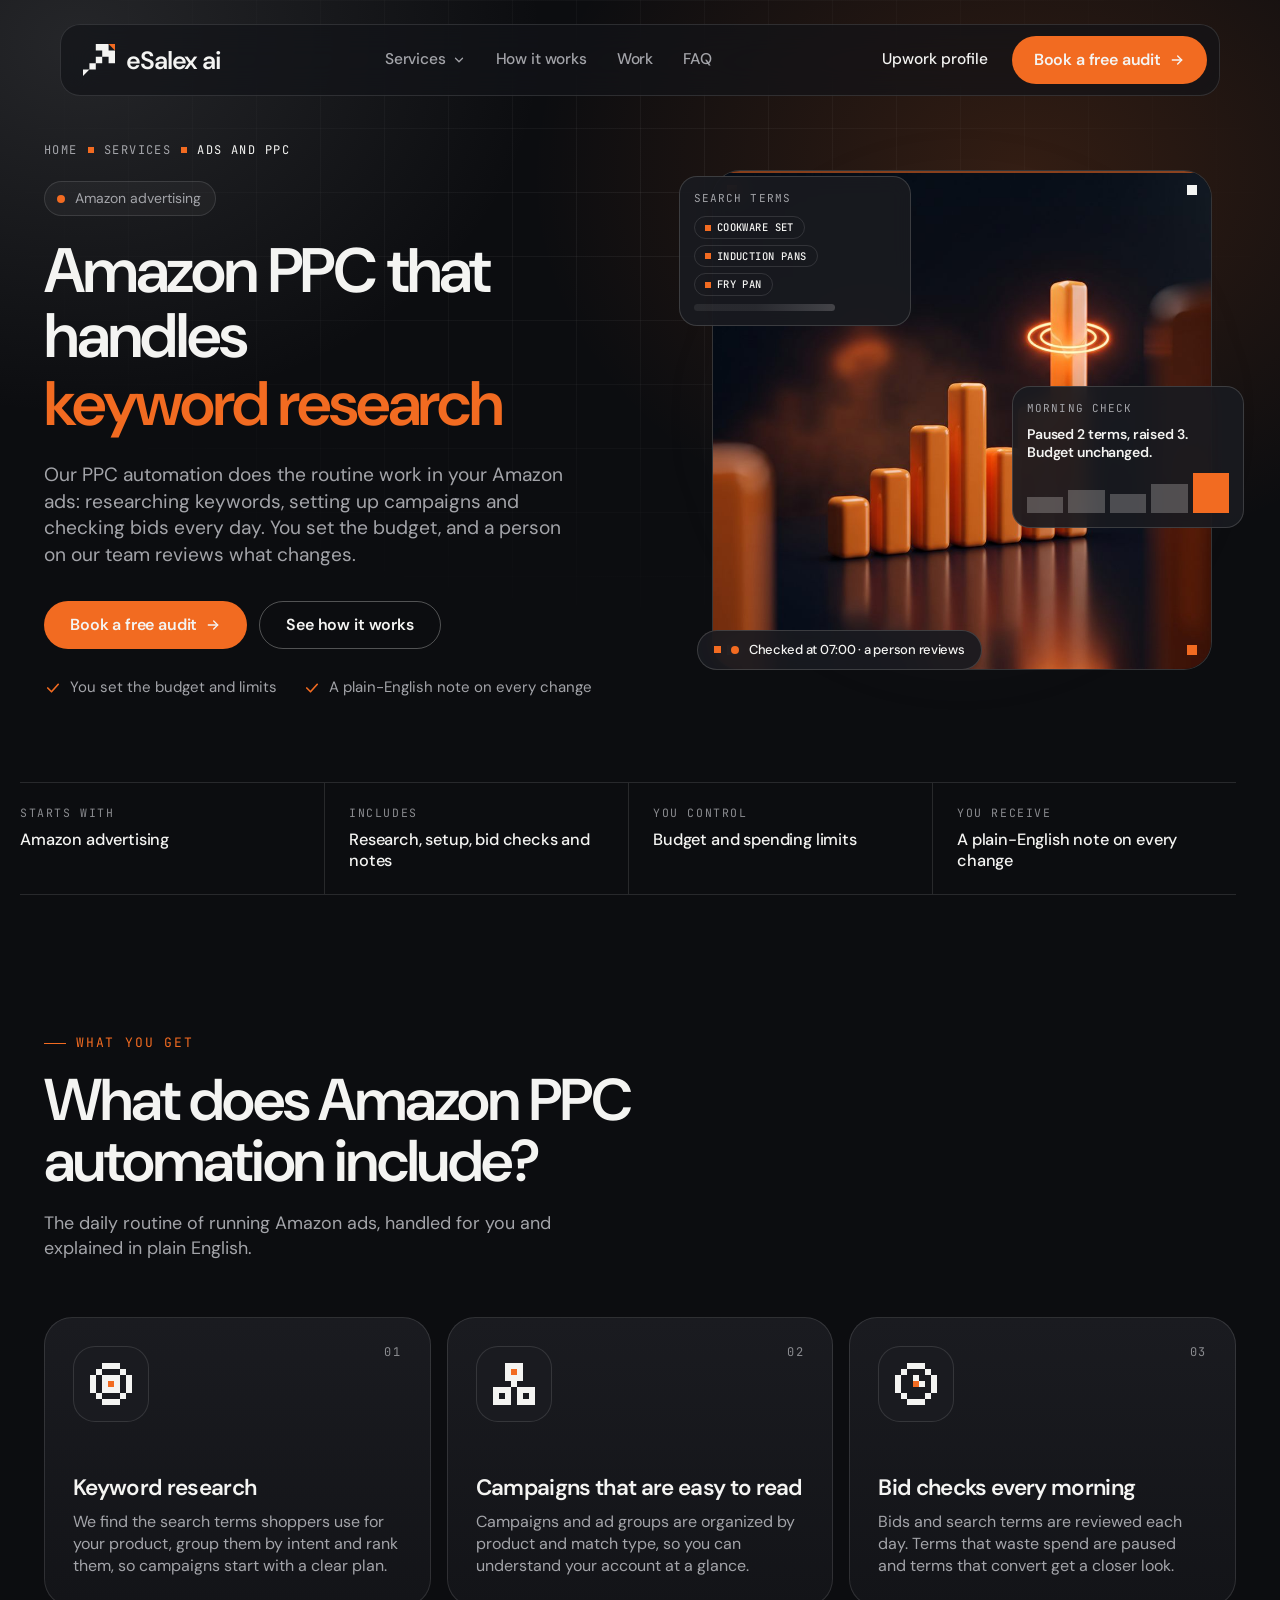
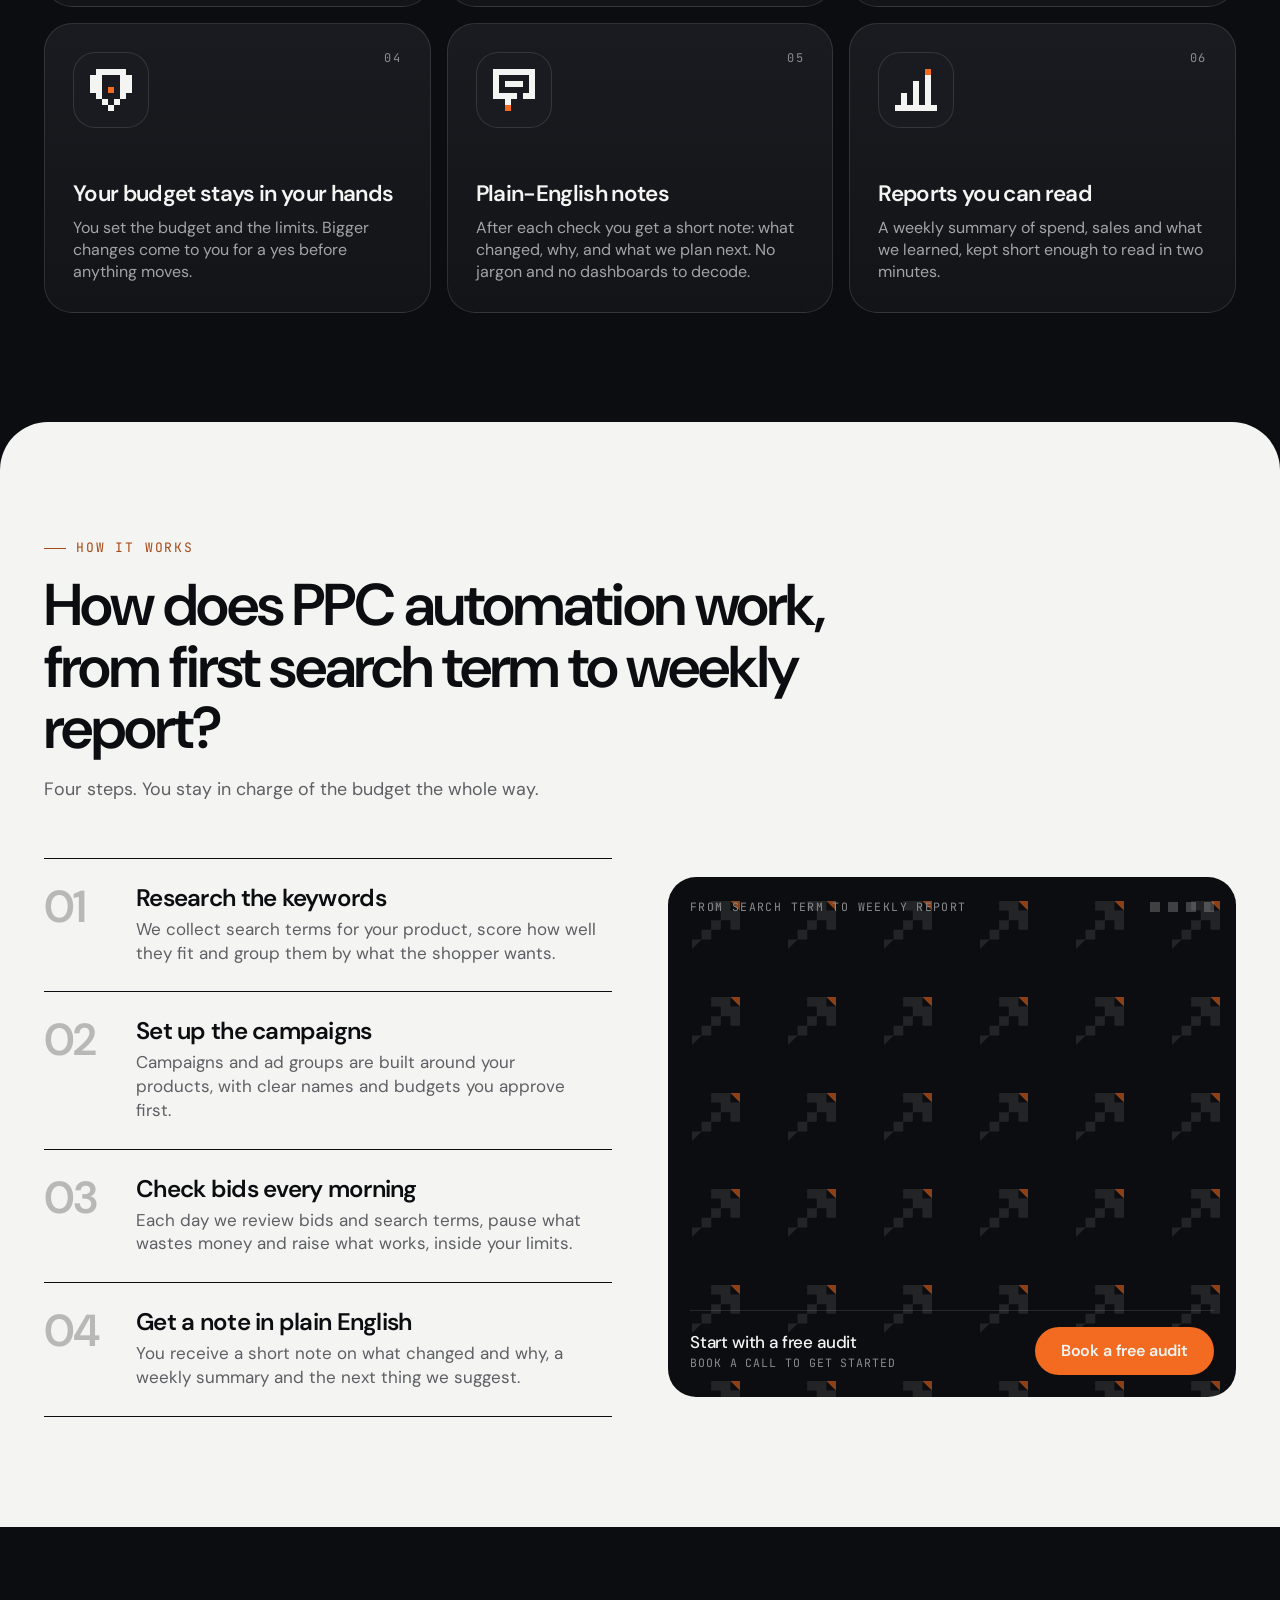
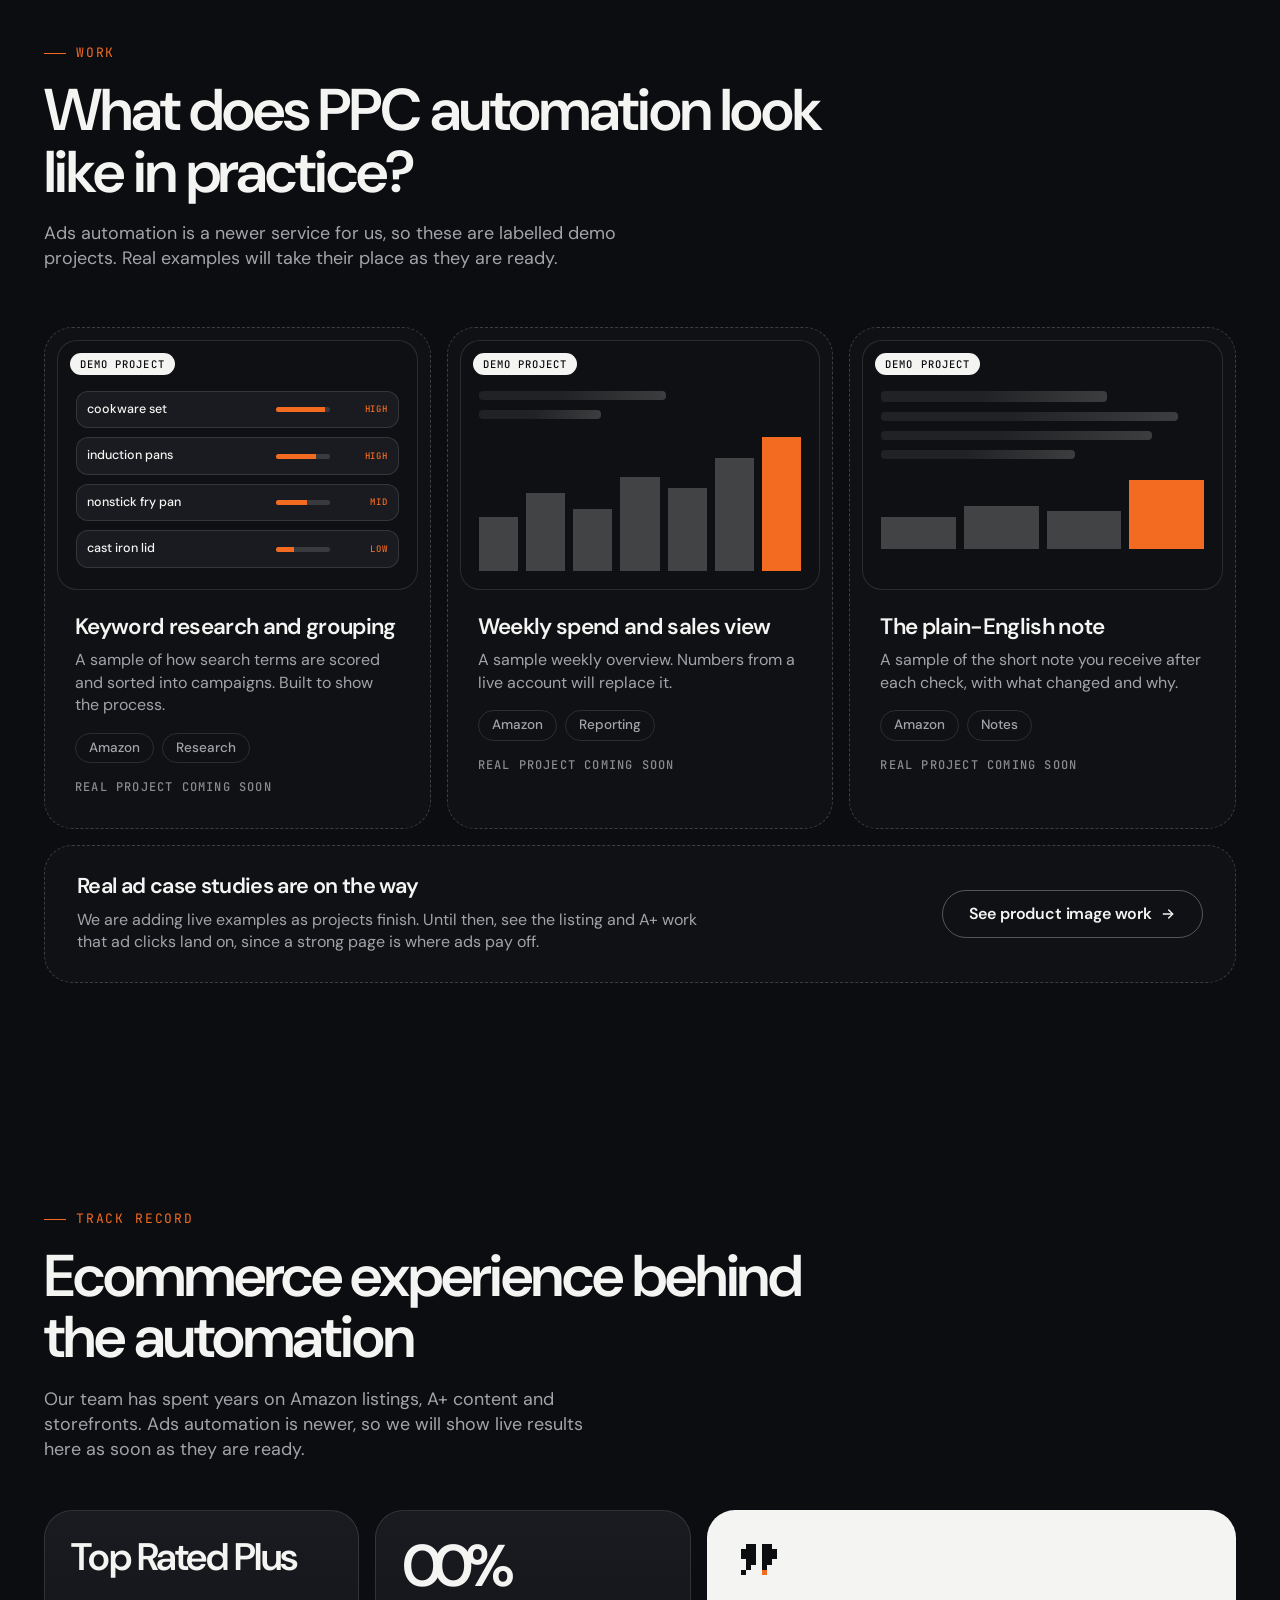
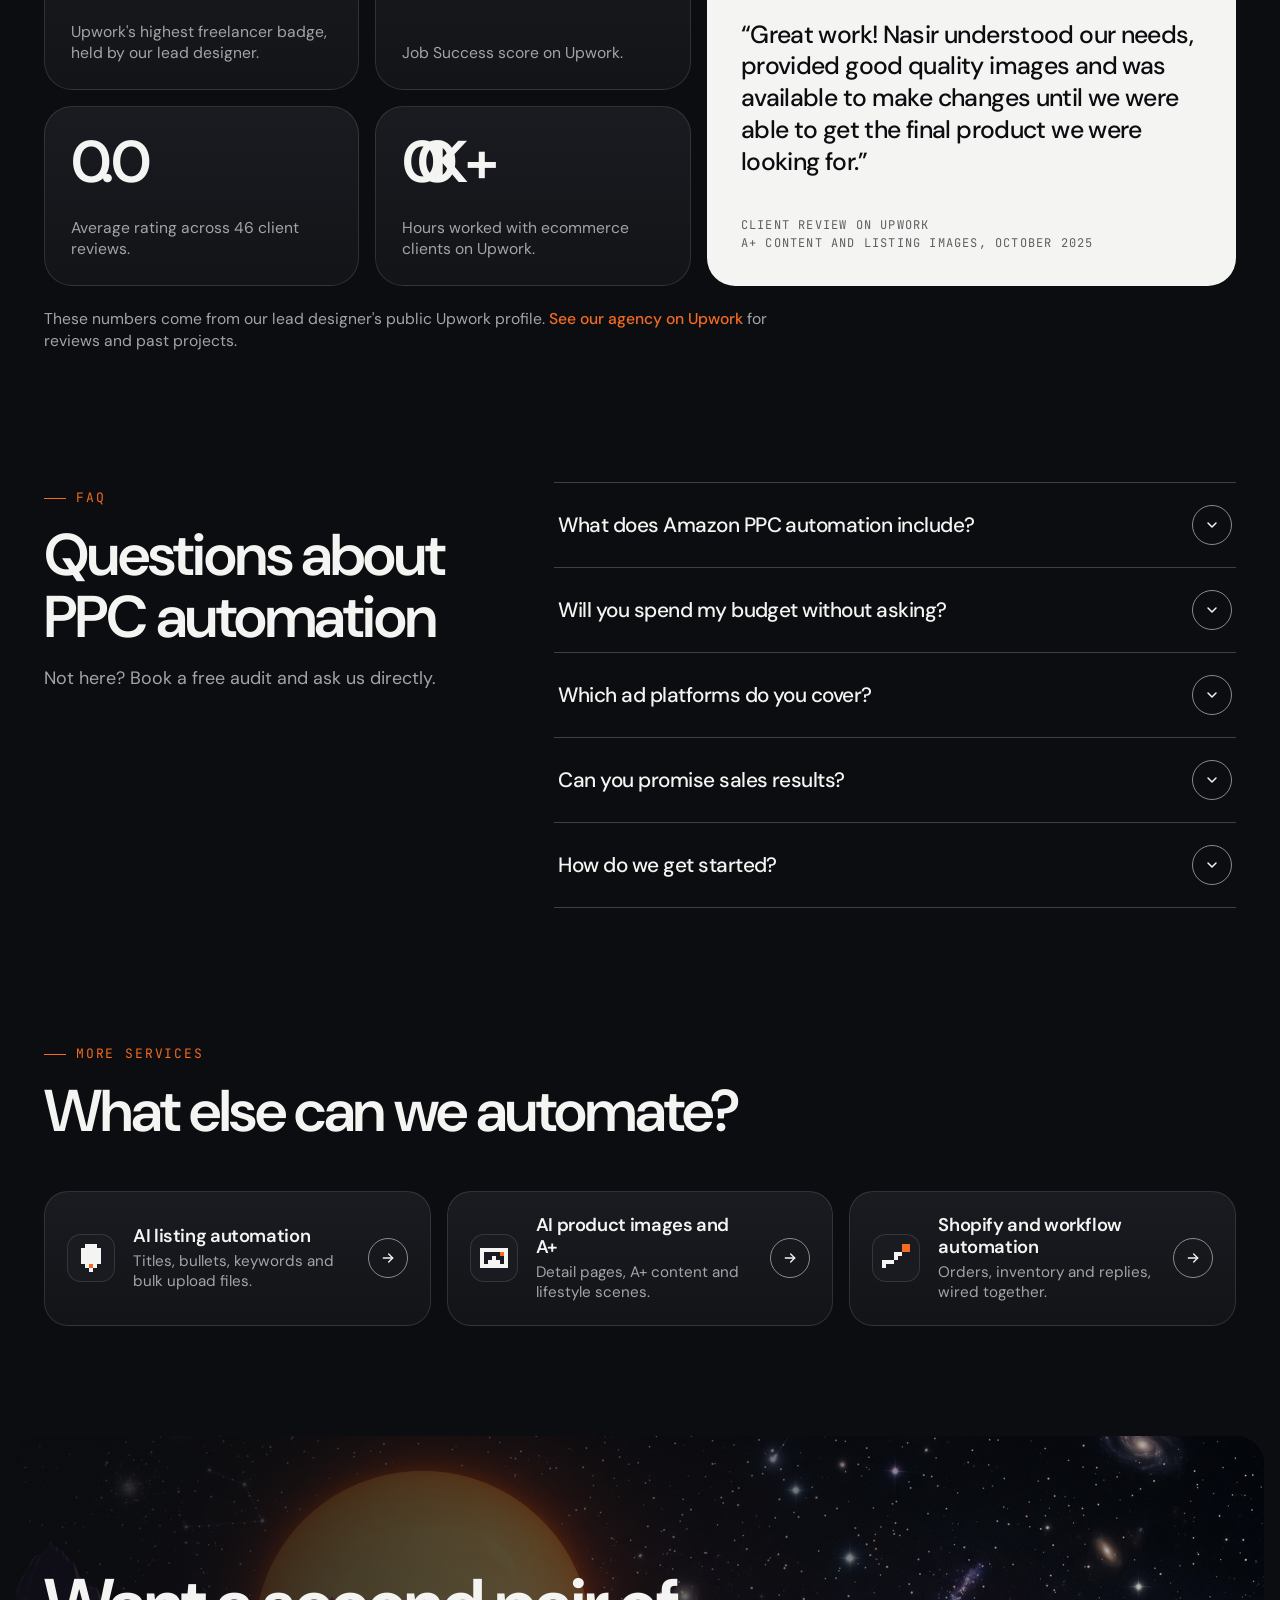
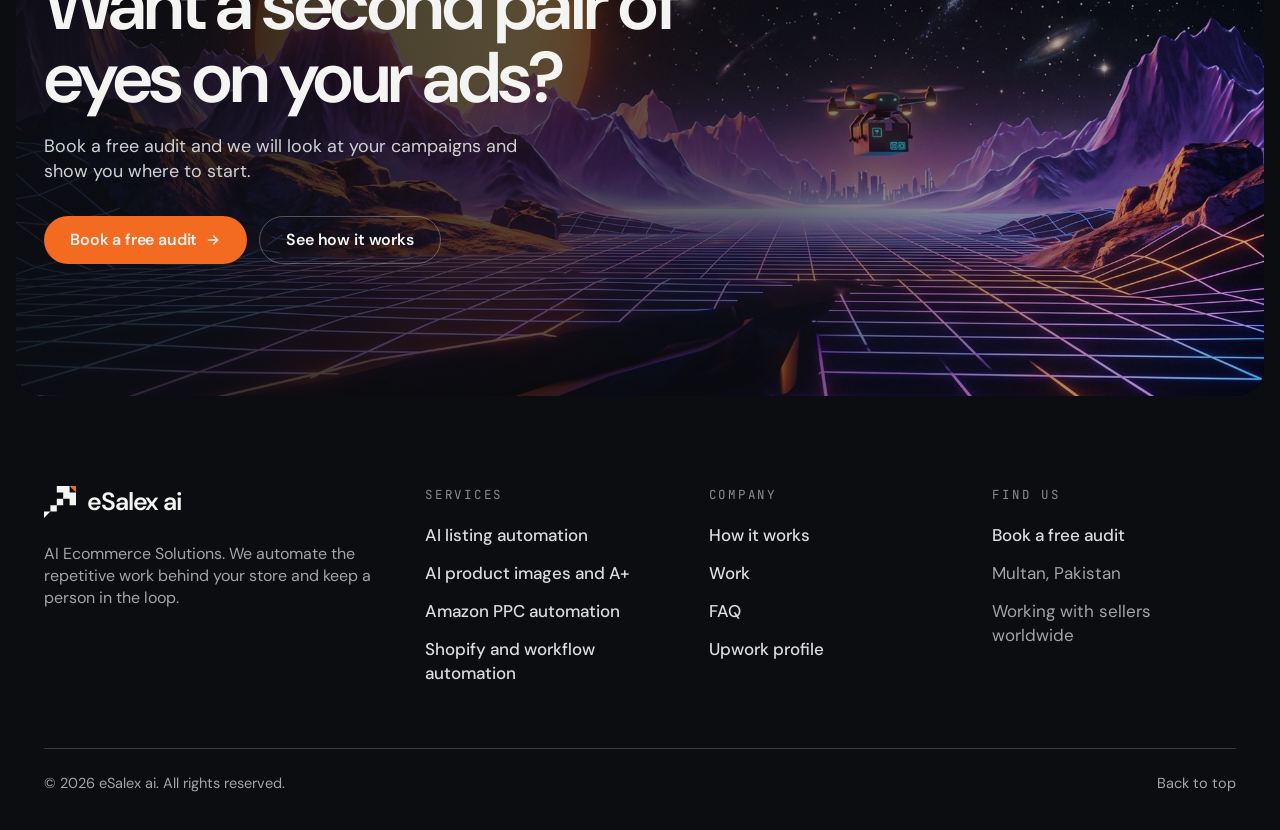
<file: services/amazon-ppc-automation/index.html>
<!doctype html>
<html lang="en">
<head>
<meta charset="utf-8">
<meta name="robots" content="noindex, nofollow">
<meta name="viewport" content="width=device-width, initial-scale=1">
<title>Amazon PPC Automation and Ads Management | eSalex ai</title>
<meta name="description" content="Amazon PPC automation: keyword research, campaign setup and daily bid checks, with a plain-English note on every change. You set the budget.">
<meta name="theme-color" content="#0C0D10">
<!-- TODO: replace YOURDOMAIN.com with the real domain (canonical, og: tags and the JSON-LD below; also in sitemap.xml, robots.txt and llms.txt) -->
<link rel="canonical" href="https://www.YOURDOMAIN.com/services/amazon-ppc-automation/">
<link rel="icon" href="../../favicon.svg" type="image/svg+xml">
<meta property="og:type" content="website">
<meta property="og:site_name" content="eSalex ai">
<meta property="og:title" content="Amazon PPC Automation and Ads Management | eSalex ai">
<meta property="og:description" content="Amazon PPC automation: keyword research, campaign setup and daily bid checks, with a plain-English note on every change. You set the budget.">
<meta property="og:url" content="https://www.YOURDOMAIN.com/services/amazon-ppc-automation/">
<meta property="og:image" content="https://www.YOURDOMAIN.com/assets/og-card.jpg">
<meta property="og:image:width" content="1200">
<meta property="og:image:height" content="630">
<meta name="twitter:card" content="summary_large_image">
<link rel="preconnect" href="https://fonts.googleapis.com">
<link rel="preconnect" href="https://fonts.gstatic.com" crossorigin>
<link rel="stylesheet" href="https://fonts.googleapis.com/css2?family=DM+Sans:opsz,wght@9..40,400..700&family=JetBrains+Mono:wght@400;500&display=swap">
<link rel="stylesheet" href="../../styles.css">
<link rel="stylesheet" href="../../service.css">
<link rel="stylesheet" href="../../audit.css">
<script type="application/ld+json">
{
  "@context": "https://schema.org",
  "@graph": [
    {
      "@type": ["Organization", "ProfessionalService"],
      "@id": "https://www.YOURDOMAIN.com/#organization",
      "name": "eSalex ai",
      "url": "https://www.YOURDOMAIN.com/",
      "foundingDate": "2018",
      "address": { "@type": "PostalAddress", "addressLocality": "Multan", "addressCountry": "PK" },
      "areaServed": "Worldwide",
      "sameAs": ["https://www.upwork.com/agencies/1002230983337877504/", "https://www.behance.net/esalexstudio"]
    },
    {
      "@type": "Service",
      "@id": "https://www.YOURDOMAIN.com/services/amazon-ppc-automation/#service",
      "url": "https://www.YOURDOMAIN.com/services/amazon-ppc-automation/",
      "name": "Amazon PPC and ads automation",
      "serviceType": "Advertising management",
      "provider": { "@id": "https://www.YOURDOMAIN.com/#organization" },
      "areaServed": "Worldwide",
      "description": "Amazon PPC automation: keyword research, campaign setup and daily bid checks, with a plain-English note on every change. You set the budget."
    },
    {
      "@type": "BreadcrumbList",
      "itemListElement": [
        { "@type": "ListItem", "position": 1, "name": "Home", "item": "https://www.YOURDOMAIN.com/" },
        { "@type": "ListItem", "position": 2, "name": "Services", "item": "https://www.YOURDOMAIN.com/#services" },
        { "@type": "ListItem", "position": 3, "name": "Ads and PPC", "item": "https://www.YOURDOMAIN.com/services/amazon-ppc-automation/" }
      ]
    },
    {
      "@type": "FAQPage",
      "@id": "https://www.YOURDOMAIN.com/services/amazon-ppc-automation/#faq",
      "mainEntity": [
        { "@type": "Question", "name": "What does Amazon PPC automation include?", "acceptedAnswer": { "@type": "Answer", "text": "Keyword research, campaign setup, daily bid and search-term checks, and a plain-English note after each change. A person on our team reviews the work, and you get a short weekly summary." } },
        { "@type": "Question", "name": "Will you spend my budget without asking?", "acceptedAnswer": { "@type": "Answer", "text": "No. You set the budget and the limits. Routine checks stay inside them, and bigger changes come to you for approval first." } },
        { "@type": "Question", "name": "Which ad platforms do you cover?", "acceptedAnswer": { "@type": "Answer", "text": "We start with Amazon advertising. Other marketplace ad tools can be added when your business needs them." } },
        { "@type": "Question", "name": "Can you promise sales results?", "acceptedAnswer": { "@type": "Answer", "text": "No one can honestly promise that. We promise a clear routine, clear notes and no surprises. Results also depend on your product, price, reviews and listing quality, which is why we look at those too." } },
        { "@type": "Question", "name": "How do we get started?", "acceptedAnswer": { "@type": "Answer", "text": "Book a free audit. We look at your campaigns and listings, point out where money or time is leaking and suggest where to begin." } }
      ]
    }
  ]
}
</script>
</head>
<body>
<div class="es" id="top">
  <a class="skip" href="#main">Skip to content</a>
  <div class="amb"></div>
  <div class="gridbg"></div>

  <header class="nav-wrap">
    <nav class="nav" aria-label="Main">
      <a class="brand" href="../../" aria-label="eSalex ai, home">
        <svg viewBox="0 0 64 64" width="32" height="32" aria-hidden="true"><path class="ii" d="M25.6 0 H51.2 V12.8 H64 V38.4 H51.2 V25.6 H38.4 V38.4 H25.6 V51.2 H12.8 L0 64 V51.2 H12.8 V38.4 H25.6 V25.6 H38.4 V12.8 H25.6 Z"></path><path class="ia" d="M51.2 0 H64 V12.8 Z"></path></svg>
        <span class="wm">eSalex ai</span>
      </a>
      <div class="links">
        <div class="has-mega">
          <a href="../../#services">Services
            <svg width="14" height="14" viewBox="0 0 24 24" fill="none" stroke="currentColor" stroke-width="2.2" stroke-linecap="round" stroke-linejoin="round" aria-hidden="true"><path d="m6 9 6 6 6-6"></path></svg>
          </a>
          <div class="mega">
            <a class="mg" href="../amazon-listing-automation/"><span class="itile sm"><svg width="28" height="28" viewBox="0 0 7 7" shape-rendering="crispEdges" aria-hidden="true"><path class="ii" d="M2 0h1v1h-1zM3 0h1v1h-1zM4 0h1v1h-1zM1 1h1v1h-1zM2 1h1v1h-1zM3 1h1v1h-1zM4 1h1v1h-1zM5 1h1v1h-1zM1 2h1v1h-1zM2 2h1v1h-1zM3 2h1v1h-1zM4 2h1v1h-1zM5 2h1v1h-1zM1 3h1v1h-1zM2 3h1v1h-1zM3 3h1v1h-1zM4 3h1v1h-1zM5 3h1v1h-1zM1 4h1v1h-1zM2 4h1v1h-1zM3 4h1v1h-1zM4 4h1v1h-1zM5 4h1v1h-1zM2 5h1v1h-1zM4 5h1v1h-1zM3 6h1v1h-1z"></path><path class="ia" d="M3 5h1v1h-1z"></path></svg></span><div><b>Listings</b><span>Titles, bullets, keywords and bulk upload files.</span></div></a>
            <a class="mg" href="../ai-product-images/"><span class="itile sm"><svg width="28" height="28" viewBox="0 0 7 7" shape-rendering="crispEdges" aria-hidden="true"><path class="ii" d="M0 1h1v1h-1zM1 1h1v1h-1zM2 1h1v1h-1zM3 1h1v1h-1zM4 1h1v1h-1zM5 1h1v1h-1zM6 1h1v1h-1zM0 2h1v1h-1zM6 2h1v1h-1zM0 3h1v1h-1zM3 3h1v1h-1zM6 3h1v1h-1zM0 4h1v1h-1zM2 4h1v1h-1zM3 4h1v1h-1zM4 4h1v1h-1zM6 4h1v1h-1zM0 5h1v1h-1zM1 5h1v1h-1zM2 5h1v1h-1zM3 5h1v1h-1zM4 5h1v1h-1zM5 5h1v1h-1zM6 5h1v1h-1z"></path><path class="ia" d="M5 2h1v1h-1z"></path></svg></span><div><b>Product images</b><span>Detail pages, A+ content and lifestyle scenes.</span></div></a>
            <a class="mg" href="../amazon-ppc-automation/" aria-current="page"><span class="itile sm"><svg width="28" height="28" viewBox="0 0 7 7" shape-rendering="crispEdges" aria-hidden="true"><path class="ii" d="M5 1h1v1h-1zM3 2h1v1h-1zM5 2h1v1h-1zM3 3h1v1h-1zM5 3h1v1h-1zM1 4h1v1h-1zM3 4h1v1h-1zM5 4h1v1h-1zM1 5h1v1h-1zM3 5h1v1h-1zM5 5h1v1h-1zM0 6h1v1h-1zM1 6h1v1h-1zM2 6h1v1h-1zM3 6h1v1h-1zM4 6h1v1h-1zM5 6h1v1h-1zM6 6h1v1h-1z"></path><path class="ia" d="M5 0h1v1h-1z"></path></svg></span><div><b>Ads and PPC</b><span>Research, campaign setup and routine bid checks.</span></div></a>
            <a class="mg" href="../shopify-automation/"><span class="itile sm"><svg width="28" height="28" viewBox="0 0 7 7" shape-rendering="crispEdges" aria-hidden="true"><path class="ii" d="M3 2h1v1h-1zM4 2h1v1h-1zM3 3h1v1h-1zM0 4h1v1h-1zM1 4h1v1h-1zM2 4h1v1h-1zM0 5h1v1h-1z"></path><path class="ia" d="M5 0h1v1h-1zM6 0h1v1h-1zM5 1h1v1h-1zM6 1h1v1h-1z"></path></svg></span><div><b>Workflows</b><span>Orders, inventory and replies, wired together.</span></div></a>
          </div>
        </div>
        <a href="#how">How it works</a>
        <a href="#work">Work</a>
        <a href="#faq">FAQ</a>
      </div>
      <a class="nav-link" href="https://www.upwork.com/agencies/1002230983337877504/" target="_blank" rel="noopener">Upwork profile</a>
      <a class="btn btn-sm" href="#contact">Book a free audit
        <svg width="16" height="16" viewBox="0 0 24 24" fill="none" stroke="currentColor" stroke-width="2" stroke-linecap="round" stroke-linejoin="round" aria-hidden="true"><path d="M5 12h14"></path><path d="m13 6 6 6-6 6"></path></svg>
      </a>
      <details class="mmenu">
        <summary aria-label="Open menu"><svg width="22" height="22" viewBox="0 0 24 24" fill="none" stroke="currentColor" stroke-width="2" stroke-linecap="round" aria-hidden="true"><path d="M4 8h16"></path><path d="M4 16h16"></path></svg></summary>
        <div class="mpanel">
          <a href="../../">Home</a>
          <a href="../amazon-listing-automation/">AI listing automation</a>
          <a href="../ai-product-images/">AI product images and A+</a>
          <a href="../amazon-ppc-automation/">Amazon PPC automation</a>
          <a href="../shopify-automation/">Shopify and workflow automation</a>
          <a href="#how">How it works</a>
          <a href="#work">Work</a>
          <a href="#faq">FAQ</a>
          <a href="https://www.upwork.com/agencies/1002230983337877504/" target="_blank" rel="noopener">Upwork profile</a>
          <a href="#contact" style="background: var(--accent); color: var(--on); font-weight: 600; margin-top: 6px; text-align: center">Book a free audit</a>
        </div>
      </details>
    </nav>
  </header>

  <main id="main">
    <section class="hero svc-hero" aria-labelledby="h-hero">
      <div class="wrap hero-in">
        <div>
          <nav class="crumbs" aria-label="Breadcrumb"><a href="../../">Home</a><i></i><a href="../../#services">Services</a><i></i><span aria-current="page">Ads and PPC</span></nav>
          <span class="chip"><span class="dot"></span>Amazon advertising</span>
          <h1 class="h1 disp" id="h-hero">
            <span class="w" style="--d: .15s">Amazon PPC that handles</span>
            <span class="w tk" style="--d: .28s"><span class="tk-in"><span>keyword research</span><span>campaign setup</span><span>daily bid checks</span><span>weekly reports</span><span>budget limits</span><span aria-hidden="true">keyword research</span></span></span>
          </h1>
          <p class="lead">Our PPC automation does the routine work in your Amazon ads: researching keywords, setting up campaigns and checking bids every day. You set the budget, and a person on our team reviews what changes.</p>
          <div class="cta">
            <a class="btn" href="#contact">Book a free audit <svg width="16" height="16" viewBox="0 0 24 24" fill="none" stroke="currentColor" stroke-width="2" stroke-linecap="round" stroke-linejoin="round" aria-hidden="true"><path d="M5 12h14"></path><path d="m13 6 6 6-6 6"></path></svg></a>
            <a class="btn btn-ghost" href="#how">See how it works</a>
          </div>
          <div class="assure">
            <span><svg width="18" height="18" viewBox="0 0 24 24" fill="none" stroke="currentColor" stroke-width="2.2" stroke-linecap="round" stroke-linejoin="round" aria-hidden="true"><path d="m5 12 5 5 9-10"></path></svg>You set the budget and limits</span>
            <span><svg width="18" height="18" viewBox="0 0 24 24" fill="none" stroke="currentColor" stroke-width="2.2" stroke-linecap="round" stroke-linejoin="round" aria-hidden="true"><path d="m5 12 5 5 9-10"></path></svg>A plain-English note on every change</span>
          </div>
        </div>

        <div class="svc-vis">
          <div class="vglow" aria-hidden="true"></div>
          <div class="svc-frame" aria-hidden="true">
            <video data-lazy-video data-src="../../assets/hero-ads.mp4" poster="../../assets/hero-ads.jpg" muted loop playsinline preload="none" width="900" height="900"></video>
            <i class="corner tl"></i><i class="corner tr"></i><i class="corner bl"></i><i class="corner br"></i>
          </div>
          <div class="svc-fc a" aria-hidden="true">
            <div class="k">Search terms</div>
            <div class="kwrow"><b>cookware set</b><b>induction pans</b><b>fry pan</b></div>
            <div class="sk" style="width: 70%"></div>
          </div>
          <div class="svc-fc b" aria-hidden="true">
            <div class="k">Morning check</div>
            <div class="t">Paused 2 terms, raised 3. Budget unchanged.</div>
            <div class="mini-bars"><i style="height: 40%"></i><i style="height: 58%; animation-delay: -.8s"></i><i style="height: 48%; animation-delay: -1.6s"></i><i style="height: 72%; animation-delay: -.4s"></i><i class="hi" style="height: 100%; animation-delay: -1.2s"></i></div>
          </div>
          <div class="svc-fc c pill" aria-hidden="true">
            <span class="dot"></span><span style="font-size: 13px">Checked at 07:00 · a person reviews</span>
          </div>
        </div>
      </div>
    </section>

    <section class="svc-facts" aria-label="At a glance">
      <div class="wrap">
        <dl>
          <div><dt>Starts with</dt><dd>Amazon advertising</dd></div>
          <div><dt>Includes</dt><dd>Research, setup, bid checks and notes</dd></div>
          <div><dt>You control</dt><dd>Budget and spending limits</dd></div>
          <div><dt>You receive</dt><dd>A plain-English note on every change</dd></div>
        </dl>
      </div>
    </section>

    <section class="sec" id="included" aria-labelledby="h-feat">
      <div class="wrap">
        <div class="rv">
          <span class="eyebrow">What you get</span>
          <h2 class="h2 disp" id="h-feat">What does Amazon PPC automation include?</h2>
          <p class="sub">The daily routine of running Amazon ads, handled for you and explained in plain English.</p>
        </div>
        <div class="feat-grid">
          <article class="feat rv" style="--n: 1"><div class="top"><span class="itile big"><svg width="42" height="42" viewBox="0 0 7 7" shape-rendering="crispEdges" aria-hidden="true"><path class="ii" d="M2 0h1v1h-1zM3 0h1v1h-1zM4 0h1v1h-1zM1 1h1v1h-1zM5 1h1v1h-1zM0 2h1v1h-1zM2 2h1v1h-1zM3 2h1v1h-1zM4 2h1v1h-1zM6 2h1v1h-1zM0 3h1v1h-1zM2 3h1v1h-1zM4 3h1v1h-1zM6 3h1v1h-1zM0 4h1v1h-1zM2 4h1v1h-1zM3 4h1v1h-1zM4 4h1v1h-1zM6 4h1v1h-1zM1 5h1v1h-1zM5 5h1v1h-1zM2 6h1v1h-1zM3 6h1v1h-1zM4 6h1v1h-1z"></path><path class="ia" d="M3 3h1v1h-1z"></path></svg></span><span class="no">01</span></div><div><h3>Keyword research</h3><p>We find the search terms shoppers use for your product, group them by intent and rank them, so campaigns start with a clear plan.</p></div></article>
          <article class="feat rv" style="--n: 2"><div class="top"><span class="itile big"><svg width="42" height="42" viewBox="0 0 7 7" shape-rendering="crispEdges" aria-hidden="true"><path class="ii" d="M2 0h1v1h-1zM3 0h1v1h-1zM4 0h1v1h-1zM2 1h1v1h-1zM4 1h1v1h-1zM2 2h1v1h-1zM3 2h1v1h-1zM4 2h1v1h-1zM3 3h1v1h-1zM0 4h1v1h-1zM1 4h1v1h-1zM2 4h1v1h-1zM4 4h1v1h-1zM5 4h1v1h-1zM6 4h1v1h-1zM0 5h1v1h-1zM2 5h1v1h-1zM4 5h1v1h-1zM6 5h1v1h-1zM0 6h1v1h-1zM1 6h1v1h-1zM2 6h1v1h-1zM4 6h1v1h-1zM5 6h1v1h-1zM6 6h1v1h-1z"></path><path class="ia" d="M3 1h1v1h-1z"></path></svg></span><span class="no">02</span></div><div><h3>Campaigns that are easy to read</h3><p>Campaigns and ad groups are organized by product and match type, so you can understand your account at a glance.</p></div></article>
          <article class="feat rv" style="--n: 3"><div class="top"><span class="itile big"><svg width="42" height="42" viewBox="0 0 7 7" shape-rendering="crispEdges" aria-hidden="true"><path class="ii" d="M2 0h1v1h-1zM3 0h1v1h-1zM4 0h1v1h-1zM1 1h1v1h-1zM5 1h1v1h-1zM0 2h1v1h-1zM3 2h1v1h-1zM6 2h1v1h-1zM0 3h1v1h-1zM4 3h1v1h-1zM6 3h1v1h-1zM0 4h1v1h-1zM6 4h1v1h-1zM1 5h1v1h-1zM5 5h1v1h-1zM2 6h1v1h-1zM3 6h1v1h-1zM4 6h1v1h-1z"></path><path class="ia" d="M3 3h1v1h-1z"></path></svg></span><span class="no">03</span></div><div><h3>Bid checks every morning</h3><p>Bids and search terms are reviewed each day. Terms that waste spend are paused and terms that convert get a closer look.</p></div></article>
          <article class="feat rv" style="--n: 4"><div class="top"><span class="itile big"><svg width="42" height="42" viewBox="0 0 7 7" shape-rendering="crispEdges" aria-hidden="true"><path class="ii" d="M1 0h1v1h-1zM2 0h1v1h-1zM3 0h1v1h-1zM4 0h1v1h-1zM5 0h1v1h-1zM0 1h1v1h-1zM1 1h1v1h-1zM5 1h1v1h-1zM6 1h1v1h-1zM0 2h1v1h-1zM1 2h1v1h-1zM5 2h1v1h-1zM6 2h1v1h-1zM0 3h1v1h-1zM1 3h1v1h-1zM5 3h1v1h-1zM6 3h1v1h-1zM1 4h1v1h-1zM5 4h1v1h-1zM2 5h1v1h-1zM4 5h1v1h-1zM3 6h1v1h-1z"></path><path class="ia" d="M3 3h1v1h-1z"></path></svg></span><span class="no">04</span></div><div><h3>Your budget stays in your hands</h3><p>You set the budget and the limits. Bigger changes come to you for a yes before anything moves.</p></div></article>
          <article class="feat rv" style="--n: 5"><div class="top"><span class="itile big"><svg width="42" height="42" viewBox="0 0 7 7" shape-rendering="crispEdges" aria-hidden="true"><path class="ii" d="M0 0h1v1h-1zM1 0h1v1h-1zM2 0h1v1h-1zM3 0h1v1h-1zM4 0h1v1h-1zM5 0h1v1h-1zM6 0h1v1h-1zM0 1h1v1h-1zM6 1h1v1h-1zM0 2h1v1h-1zM2 2h1v1h-1zM3 2h1v1h-1zM4 2h1v1h-1zM6 2h1v1h-1zM0 3h1v1h-1zM6 3h1v1h-1zM0 4h1v1h-1zM1 4h1v1h-1zM2 4h1v1h-1zM3 4h1v1h-1zM5 4h1v1h-1zM6 4h1v1h-1zM2 5h1v1h-1z"></path><path class="ia" d="M2 6h1v1h-1z"></path></svg></span><span class="no">05</span></div><div><h3>Plain-English notes</h3><p>After each check you get a short note: what changed, why, and what we plan next. No jargon and no dashboards to decode.</p></div></article>
          <article class="feat rv" style="--n: 6"><div class="top"><span class="itile big"><svg width="42" height="42" viewBox="0 0 7 7" shape-rendering="crispEdges" aria-hidden="true"><path class="ii" d="M5 1h1v1h-1zM3 2h1v1h-1zM5 2h1v1h-1zM3 3h1v1h-1zM5 3h1v1h-1zM1 4h1v1h-1zM3 4h1v1h-1zM5 4h1v1h-1zM1 5h1v1h-1zM3 5h1v1h-1zM5 5h1v1h-1zM0 6h1v1h-1zM1 6h1v1h-1zM2 6h1v1h-1zM3 6h1v1h-1zM4 6h1v1h-1zM5 6h1v1h-1zM6 6h1v1h-1z"></path><path class="ia" d="M5 0h1v1h-1z"></path></svg></span><span class="no">06</span></div><div><h3>Reports you can read</h3><p>A weekly summary of spend, sales and what we learned, kept short enough to read in two minutes.</p></div></article>
        </div>
      </div>
    </section>

    <section class="sec light" id="how" aria-labelledby="h-how">
      <div class="wrap">
        <div class="rv">
          <span class="eyebrow">How it works</span>
          <h2 class="h2 disp" id="h-how">How does PPC automation work, from first search term to weekly report?</h2>
          <p class="sub">Four steps. You stay in charge of the budget the whole way.</p>
        </div>

        <div class="p-grid">
          <ol class="steps">
            <li class="step rv" style="--k: 0"><span class="n">01</span><div><h3>Research the keywords</h3><p>We collect search terms for your product, score how well they fit and group them by what the shopper wants.</p></div></li>
            <li class="step rv" style="--k: 1"><span class="n">02</span><div><h3>Set up the campaigns</h3><p>Campaigns and ad groups are built around your products, with clear names and budgets you approve first.</p></div></li>
            <li class="step rv" style="--k: 2"><span class="n">03</span><div><h3>Check bids every morning</h3><p>Each day we review bids and search terms, pause what wastes money and raise what works, inside your limits.</p></div></li>
            <li class="step rv" style="--k: 3"><span class="n">04</span><div><h3>Get a note in plain English</h3><p>You receive a short note on what changed and why, a weekly summary and the next thing we suggest.</p></div></li>
          </ol>

          <figure class="flowp rv" aria-label="Animated overview of the four steps: research the keywords, set up the campaigns, check bids every morning, get a note in plain English">
            <div class="fp-top" aria-hidden="true">
              <span class="fp-lbl">From search term to weekly report</span>
              <span class="fp-dots"><i style="--k: 0"></i><i style="--k: 1"></i><i style="--k: 2"></i><i style="--k: 3"></i></span>
            </div>
            <div class="fp-stage" aria-hidden="true">

              <div class="sc" style="--k: 0">
                <div class="sc-h"><span class="sc-k">01 · Research</span><span class="sc-t">We find the right search terms.</span></div>
                <div class="sx-box">
                  <div class="sx-head k"><span>Search term</span><span>Fit</span><span>Intent</span></div>
                  <div class="sx-kw" style="--s: .3s"><span>cookware set</span><div class="sx-bar"><i style="--w: 92%"></i></div><span class="chipx">High</span></div>
                  <div class="sx-kw" style="--s: .8s"><span>induction pans</span><div class="sx-bar"><i style="--w: 78%"></i></div><span class="chipx">High</span></div>
                  <div class="sx-kw" style="--s: 1.3s"><span>nonstick fry pan</span><div class="sx-bar"><i style="--w: 56%"></i></div><span class="chipx ink">Mid</span></div>
                  <div class="sx-kw" style="--s: 1.8s"><span>cheap pots</span><div class="sx-bar"><i style="--w: 24%"></i></div><span class="chipx ink">Low</span></div>
                </div>
                <div class="b-note sm" style="animation-delay: calc(var(--d) + 2.4s)">Terms are grouped by what the shopper wants.</div>
              </div>

              <div class="sc" style="--k: 1">
                <div class="sc-h"><span class="sc-k">02 · Campaigns</span><span class="sc-t">A clear structure for your account.</span></div>
                <div class="sx-box">
                  <div class="sx-tree">
                    <svg viewBox="0 0 160 100" preserveAspectRatio="none" aria-hidden="true">
                      <path class="tl" style="--s: .5s" d="M80 18 V28 H43 V39"></path>
                      <path class="tl" style="--s: .6s" d="M80 18 V28 H117 V39"></path>
                      <path class="tl" style="--s: 1.1s" d="M43 53 V64 H22 V76"></path>
                      <path class="tl" style="--s: 1.2s" d="M43 53 V64 H61 V76"></path>
                      <path class="tl" style="--s: 1.3s" d="M117 53 V64 H99 V76"></path>
                      <path class="tl" style="--s: 1.4s" d="M117 53 V64 H138 V76"></path>
                    </svg>
                    <span class="tn camp" style="left: 50%; top: 11%; --s: .2s">Your product</span>
                    <span class="tn grp" style="left: 27%; top: 46%; --s: .8s">Exact match</span>
                    <span class="tn grp" style="left: 73%; top: 46%; --s: .9s">Broad match</span>
                    <span class="tn kw" style="left: 14%; top: 83%; --s: 1.6s">cookware</span>
                    <span class="tn kw" style="left: 38%; top: 83%; --s: 1.8s">fry pan</span>
                    <span class="tn kw" style="left: 62%; top: 83%; --s: 2s">pot set</span>
                    <span class="tn kw" style="left: 86%; top: 83%; --s: 2.2s">lids</span>
                  </div>
                </div>
              </div>

              <div class="sc" style="--k: 2">
                <div class="sc-h"><span class="sc-k">03 · Daily check</span><span class="sc-t">Bids are checked every morning.</span></div>
                <div class="sx-box">
                  <div class="sx-time"><span class="r-live"><i></i>Morning check</span><span class="tm">07:00</span></div>
                  <div class="sx-bid" style="--s: .3s"><span>cookware set</span><div class="sx-track"><i style="--a: 28%; --b: 64%"></i></div><span class="chipx">Raise</span></div>
                  <div class="sx-bid" style="--s: .8s"><span>cheap pots</span><div class="sx-track"><i style="--a: 72%; --b: 18%"></i></div><span class="chipx flag">Pause</span></div>
                  <div class="sx-bid" style="--s: 1.3s"><span>induction pans</span><div class="sx-track"><i style="--a: 50%; --b: 50%"></i></div><span class="chipx ink">Hold</span></div>
                  <div class="sx-bid" style="--s: 1.8s"><span>fry pan set</span><div class="sx-track"><i style="--a: 58%; --b: 36%"></i></div><span class="chipx pap">Lower</span></div>
                </div>
                <div class="b-note sm" style="animation-delay: calc(var(--d) + 2.4s)">The limits you set are never crossed.</div>
              </div>

              <div class="sc" style="--k: 3">
                <div class="sc-h"><span class="sc-k">04 · Report</span><span class="sc-t">A note you can read in a minute.</span></div>
                <div class="sx-box sx-note">
                  <span class="sx-lbl">Sample note · this morning</span>
                  <span class="sx-ty" style="--s: .3s">Paused two terms that spent without sales.</span>
                  <span class="sx-ty" style="--s: 1s">Raised bids on three terms that convert.</span>
                  <span class="sx-ty" style="--s: 1.7s">Next: test a new main image for the top product.</span>
                  <div class="sx-mini"><i style="height: 38%; --s: 1.7s"></i><i style="height: 52%; --s: 1.8s"></i><i style="height: 44%; --s: 1.9s"></i><i style="height: 66%; --s: 2s"></i><i style="height: 58%; --s: 2.1s"></i><i style="height: 78%; --s: 2.2s"></i><i class="hi" style="height: 100%; --s: 2.3s"></i></div>
                  <div class="sx-notefoot"><span class="chipx pap" style="--s: 2s">Budget unchanged</span><span class="chipx flag" style="--s: 2.2s">1 needs your yes</span></div>
                </div>
              </div>

            </div>
            <div class="fp-cta">
              <div class="t">Start with a free audit<small>Book a call to get started</small></div>
              <span class="ringwrap"><a class="btn" href="#contact">Book a free audit</a></span>
            </div>
          </figure>
        </div>
      </div>
    </section>

    <section class="sec" id="work" aria-labelledby="h-work">
      <div class="wrap">
        <div class="rv">
          <span class="eyebrow">Work</span>
          <h2 class="h2 disp" id="h-work">What does PPC automation look like in practice?</h2>
          <p class="sub">Ads automation is a newer service for us, so these are labelled demo projects. Real examples will take their place as they are ready.</p>
        </div>

        <div class="work-grid">
          <article class="wk demo rv">
            <div class="vis" aria-hidden="true"><span class="dbadge">Demo project</span><div class="dm"><div class="dm-rows"><div class="dm-row"><span>cookware set</span><div class="sx-bar"><i style="--w: 92%"></i></div><em>High</em></div><div class="dm-row"><span>induction pans</span><div class="sx-bar"><i style="--w: 74%; animation-delay: .3s"></i></div><em>High</em></div><div class="dm-row"><span>nonstick fry pan</span><div class="sx-bar"><i style="--w: 58%; animation-delay: .6s"></i></div><em>Mid</em></div><div class="dm-row"><span>cast iron lid</span><div class="sx-bar"><i style="--w: 34%; animation-delay: .9s"></i></div><em>Low</em></div></div></div></div>
            <div class="body">
              <h3>Keyword research and grouping</h3>
              <p>A sample of how search terms are scored and sorted into campaigns. Built to show the process.</p>
              <div class="tags"><span>Amazon</span><span>Research</span></div>
              <span class="go mut">Real project coming soon</span>
            </div>
          </article>
          <article class="wk demo rv">
            <div class="vis" aria-hidden="true"><span class="dbadge">Demo project</span><div class="dm"><div class="sk" style="width: 58%"></div><div class="sk" style="width: 38%"></div><div class="dm-bars"><i style="height: 40%"></i><i style="height: 58%; animation-delay: -.8s"></i><i style="height: 46%; animation-delay: -1.6s"></i><i style="height: 70%; animation-delay: -.4s"></i><i style="height: 62%; animation-delay: -1.2s"></i><i style="height: 84%; animation-delay: -2s"></i><i class="hi" style="height: 100%; animation-delay: -2.4s"></i></div></div></div>
            <div class="body">
              <h3>Weekly spend and sales view</h3>
              <p>A sample weekly overview. Numbers from a live account will replace it.</p>
              <div class="tags"><span>Amazon</span><span>Reporting</span></div>
              <span class="go mut">Real project coming soon</span>
            </div>
          </article>
          <article class="wk demo rv">
            <div class="vis" aria-hidden="true"><span class="dbadge">Demo project</span><div class="dm"><div class="sk" style="width: 70%; height: 11px"></div><div class="sk" style="width: 92%"></div><div class="sk" style="width: 84%"></div><div class="sk" style="width: 60%"></div><div class="dm-bars" style="max-height: 80px"><i style="height: 44%"></i><i style="height: 60%; animation-delay: -1s"></i><i style="height: 52%; animation-delay: -2s"></i><i class="hi" style="height: 96%; animation-delay: -1.5s"></i></div></div></div>
            <div class="body">
              <h3>The plain-English note</h3>
              <p>A sample of the short note you receive after each check, with what changed and why.</p>
              <div class="tags"><span>Amazon</span><span>Notes</span></div>
              <span class="go mut">Real project coming soon</span>
            </div>
          </article>
          <article class="wk wk-note demo rv">
            <div>
              <h3>Real ad case studies are on the way</h3>
              <p>We are adding live examples as projects finish. Until then, see the listing and A+ work that ad clicks land on, since a strong page is where ads pay off.</p>
            </div>
            <a class="btn btn-ghost" href="../ai-product-images/">See product image work <svg width="16" height="16" viewBox="0 0 24 24" fill="none" stroke="currentColor" stroke-width="2" stroke-linecap="round" stroke-linejoin="round" aria-hidden="true"><path d="M5 12h14"></path><path d="m13 6 6 6-6 6"></path></svg></a>
          </article>
        </div>

      </div>
    </section>

    <section class="sec" id="proof" aria-labelledby="h-proof">
      <div class="wrap">
        <div class="rv">
          <span class="eyebrow">Track record</span>
          <h2 class="h2 disp" id="h-proof">Ecommerce experience behind the automation</h2>
          <p class="sub">Our team has spent years on Amazon listings, A+ content and storefronts. Ads automation is newer, so we will show live results here as soon as they are ready.</p>
        </div>
        <div class="proof-grid">
          <div class="pstats">
            <div class="pst rv"><span class="num t">Top Rated Plus</span><p>Upwork's highest freelancer badge, held by our lead designer.</p></div>
            <div class="pst rv"><span class="num" role="img" aria-label="99 percent"><span class="reel" style="--n: 9"><b class="sz">9</b><span></span></span><span class="reel" style="--n: 9"><b class="sz">9</b><span></span></span><span>%</span></span><p>Job Success score on Upwork.</p></div>
            <div class="pst rv"><span class="num" role="img" aria-label="5.0 out of 5"><span class="reel" style="--n: 5"><b class="sz">5</b><span></span></span><span>.</span><span class="reel" style="--n: 0"><b class="sz">0</b><span></span></span></span><p>Average rating across 46 client reviews.</p></div>
            <div class="pst rv"><span class="num" role="img" aria-label="11,000 plus hours"><span class="reel" style="--n: 1"><b class="sz">1</b><span></span></span><span class="reel" style="--n: 1"><b class="sz">1</b><span></span></span><span>K</span><span>+</span></span><p>Hours worked with ecommerce clients on Upwork.</p></div>
          </div>
          <figure class="pquote rv">
            <span class="qm"><svg width="36" height="36" viewBox="0 0 7 7" shape-rendering="crispEdges" aria-hidden="true"><path class="ii" d="M1 0h1v1h-1zM2 0h1v1h-1zM4 0h1v1h-1zM5 0h1v1h-1zM0 1h1v1h-1zM1 1h1v1h-1zM2 1h1v1h-1zM4 1h1v1h-1zM5 1h1v1h-1zM6 1h1v1h-1zM0 2h1v1h-1zM1 2h1v1h-1zM2 2h1v1h-1zM4 2h1v1h-1zM5 2h1v1h-1zM6 2h1v1h-1zM1 3h1v1h-1zM2 3h1v1h-1zM4 3h1v1h-1zM5 3h1v1h-1zM1 4h1v1h-1zM4 4h1v1h-1zM0 5h1v1h-1z"></path><path class="ia" d="M4 5h1v1h-1z"></path></svg></span>
            <blockquote>“Great work! Nasir understood our needs, provided good quality images and was available to make changes until we were able to get the final product we were looking for.”</blockquote>
            <figcaption class="by">Client review on Upwork<br>A+ content and listing images, October 2025</figcaption>
          </figure>
        </div>
        <p class="proof-note rv">These numbers come from our lead designer's public Upwork profile. <a href="https://www.upwork.com/agencies/1002230983337877504/" target="_blank" rel="noopener">See our agency on Upwork</a> for reviews and past projects.</p>
      </div>
    </section>

    <section class="sec" id="faq" aria-labelledby="h-faq" style="padding-top: 20px">
      <div class="wrap faq-wrap">
        <div class="rv">
          <span class="eyebrow">FAQ</span>
          <h2 class="h2 disp" id="h-faq">Questions about PPC automation</h2>
          <p class="sub">Not here? Book a free audit and ask us directly.</p>
        </div>
        <div class="faq rv">
          <details>
            <summary>What does Amazon PPC automation include?<span class="chev" aria-hidden="true"><svg width="16" height="16" viewBox="0 0 24 24" fill="none" stroke="currentColor" stroke-width="2.2" stroke-linecap="round" stroke-linejoin="round"><path d="m6 9 6 6 6-6"></path></svg></span></summary>
            <p class="ans">Keyword research, campaign setup, daily bid and search-term checks, and a plain-English note after each change. A person on our team reviews the work, and you get a short weekly summary.</p>
          </details>
          <details>
            <summary>Will you spend my budget without asking?<span class="chev" aria-hidden="true"><svg width="16" height="16" viewBox="0 0 24 24" fill="none" stroke="currentColor" stroke-width="2.2" stroke-linecap="round" stroke-linejoin="round"><path d="m6 9 6 6 6-6"></path></svg></span></summary>
            <p class="ans">No. You set the budget and the limits. Routine checks stay inside them, and bigger changes come to you for approval first.</p>
          </details>
          <details>
            <summary>Which ad platforms do you cover?<span class="chev" aria-hidden="true"><svg width="16" height="16" viewBox="0 0 24 24" fill="none" stroke="currentColor" stroke-width="2.2" stroke-linecap="round" stroke-linejoin="round"><path d="m6 9 6 6 6-6"></path></svg></span></summary>
            <p class="ans">We start with Amazon advertising. Other marketplace ad tools can be added when your business needs them.</p>
          </details>
          <details>
            <summary>Can you promise sales results?<span class="chev" aria-hidden="true"><svg width="16" height="16" viewBox="0 0 24 24" fill="none" stroke="currentColor" stroke-width="2.2" stroke-linecap="round" stroke-linejoin="round"><path d="m6 9 6 6 6-6"></path></svg></span></summary>
            <p class="ans">No one can honestly promise that. We promise a clear routine, clear notes and no surprises. Results also depend on your product, price, reviews and listing quality, which is why we look at those too.</p>
          </details>
          <details>
            <summary>How do we get started?<span class="chev" aria-hidden="true"><svg width="16" height="16" viewBox="0 0 24 24" fill="none" stroke="currentColor" stroke-width="2.2" stroke-linecap="round" stroke-linejoin="round"><path d="m6 9 6 6 6-6"></path></svg></span></summary>
            <p class="ans">Book a free audit. We look at your campaigns and listings, point out where money or time is leaking and suggest where to begin.</p>
          </details>
        </div>
      </div>
    </section>

    <section class="sec" aria-labelledby="h-rel" style="padding-top: 20px">
      <div class="wrap">
        <div class="rv">
          <span class="eyebrow">More services</span>
          <h2 class="h2 disp" id="h-rel">What else can we automate?</h2>
        </div>
        <div class="rel-grid">
          <a class="rel rv" href="../amazon-listing-automation/"><span class="itile sm"><svg width="28" height="28" viewBox="0 0 7 7" shape-rendering="crispEdges" aria-hidden="true"><path class="ii" d="M2 0h1v1h-1zM3 0h1v1h-1zM4 0h1v1h-1zM1 1h1v1h-1zM2 1h1v1h-1zM3 1h1v1h-1zM4 1h1v1h-1zM5 1h1v1h-1zM1 2h1v1h-1zM2 2h1v1h-1zM3 2h1v1h-1zM4 2h1v1h-1zM5 2h1v1h-1zM1 3h1v1h-1zM2 3h1v1h-1zM3 3h1v1h-1zM4 3h1v1h-1zM5 3h1v1h-1zM1 4h1v1h-1zM2 4h1v1h-1zM3 4h1v1h-1zM4 4h1v1h-1zM5 4h1v1h-1zM2 5h1v1h-1zM4 5h1v1h-1zM3 6h1v1h-1z"></path><path class="ia" d="M3 5h1v1h-1z"></path></svg></span><div><b>AI listing automation</b><small>Titles, bullets, keywords and bulk upload files.</small></div><span class="arr" aria-hidden="true"><svg width="16" height="16" viewBox="0 0 24 24" fill="none" stroke="currentColor" stroke-width="2" stroke-linecap="round" stroke-linejoin="round" aria-hidden="true"><path d="M5 12h14"></path><path d="m13 6 6 6-6 6"></path></svg></span></a>
          <a class="rel rv" href="../ai-product-images/"><span class="itile sm"><svg width="28" height="28" viewBox="0 0 7 7" shape-rendering="crispEdges" aria-hidden="true"><path class="ii" d="M0 1h1v1h-1zM1 1h1v1h-1zM2 1h1v1h-1zM3 1h1v1h-1zM4 1h1v1h-1zM5 1h1v1h-1zM6 1h1v1h-1zM0 2h1v1h-1zM6 2h1v1h-1zM0 3h1v1h-1zM3 3h1v1h-1zM6 3h1v1h-1zM0 4h1v1h-1zM2 4h1v1h-1zM3 4h1v1h-1zM4 4h1v1h-1zM6 4h1v1h-1zM0 5h1v1h-1zM1 5h1v1h-1zM2 5h1v1h-1zM3 5h1v1h-1zM4 5h1v1h-1zM5 5h1v1h-1zM6 5h1v1h-1z"></path><path class="ia" d="M5 2h1v1h-1z"></path></svg></span><div><b>AI product images and A+</b><small>Detail pages, A+ content and lifestyle scenes.</small></div><span class="arr" aria-hidden="true"><svg width="16" height="16" viewBox="0 0 24 24" fill="none" stroke="currentColor" stroke-width="2" stroke-linecap="round" stroke-linejoin="round" aria-hidden="true"><path d="M5 12h14"></path><path d="m13 6 6 6-6 6"></path></svg></span></a>
          <a class="rel rv" href="../shopify-automation/"><span class="itile sm"><svg width="28" height="28" viewBox="0 0 7 7" shape-rendering="crispEdges" aria-hidden="true"><path class="ii" d="M3 2h1v1h-1zM4 2h1v1h-1zM3 3h1v1h-1zM0 4h1v1h-1zM1 4h1v1h-1zM2 4h1v1h-1zM0 5h1v1h-1z"></path><path class="ia" d="M5 0h1v1h-1zM6 0h1v1h-1zM5 1h1v1h-1zM6 1h1v1h-1z"></path></svg></span><div><b>Shopify and workflow automation</b><small>Orders, inventory and replies, wired together.</small></div><span class="arr" aria-hidden="true"><svg width="16" height="16" viewBox="0 0 24 24" fill="none" stroke="currentColor" stroke-width="2" stroke-linecap="round" stroke-linejoin="round" aria-hidden="true"><path d="M5 12h14"></path><path d="m13 6 6 6-6 6"></path></svg></span></a>
        </div>
      </div>
    </section>

    <section class="cta-sec" id="contact" aria-labelledby="h-cta">
      <video data-lazy-video data-src="../../assets/cta-loop.mp4" poster="../../assets/cta-poster.jpg" muted loop playsinline preload="none" aria-hidden="true" width="1920" height="1072"></video>
      <div class="cta-in">
        <h2 class="cta-h disp" id="h-cta">Want a second pair of eyes on your ads?</h2>
        <p class="cta-p">Book a free audit and we will look at your campaigns and show you where to start.</p>
        <div class="cta" style="animation: none">
          <a class="btn" href="https://www.upwork.com/agencies/1002230983337877504/" target="_blank" rel="noopener">Book a free audit <svg width="16" height="16" viewBox="0 0 24 24" fill="none" stroke="currentColor" stroke-width="2" stroke-linecap="round" stroke-linejoin="round" aria-hidden="true"><path d="M5 12h14"></path><path d="m13 6 6 6-6 6"></path></svg></a>
          <a class="btn btn-ghost" href="#how">See how it works</a>
        </div>
      </div>
    </section>
  </main>

  <footer class="foot">
    <div class="wrap">
      <div class="foot-grid">
        <div>
          <a class="brand" href="../../" aria-label="eSalex ai, home">
            <svg viewBox="0 0 64 64" width="32" height="32" aria-hidden="true"><path class="ii" d="M25.6 0 H51.2 V12.8 H64 V38.4 H51.2 V25.6 H38.4 V38.4 H25.6 V51.2 H12.8 L0 64 V51.2 H12.8 V38.4 H25.6 V25.6 H38.4 V12.8 H25.6 Z"></path><path class="ia" d="M51.2 0 H64 V12.8 Z"></path></svg>
            <span class="wm">eSalex ai</span>
          </a>
          <p class="blurb">AI Ecommerce Solutions. We automate the repetitive work behind your store and keep a person in the loop.</p>
        </div>
        <nav aria-label="Services">
          <h4>Services</h4>
          <ul>
            <li><a href="../amazon-listing-automation/">AI listing automation</a></li>
            <li><a href="../ai-product-images/">AI product images and A+</a></li>
            <li><a href="../amazon-ppc-automation/">Amazon PPC automation</a></li>
            <li><a href="../shopify-automation/">Shopify and workflow automation</a></li>
          </ul>
        </nav>
        <nav aria-label="Company">
          <h4>Company</h4>
          <ul><li><a href="../../#process">How it works</a></li><li><a href="../../#work">Work</a></li><li><a href="../../#faq">FAQ</a></li><li><a href="https://www.upwork.com/agencies/1002230983337877504/" target="_blank" rel="noopener">Upwork profile</a></li></ul>
        </nav>
        <div>
          <h4>Find us</h4>
          <ul><li><a href="#contact">Book a free audit</a></li><li style="padding: 7px 0; color: var(--mut)">Multan, Pakistan</li><li style="padding: 7px 0; color: var(--mut)">Working with sellers worldwide</li></ul>
        </div>
      </div>
      <div class="foot-bot"><span>© 2026 eSalex ai. All rights reserved.</span><a href="#top">Back to top</a></div>
    </div>
  </footer>
</div>
<script src="../../app.js" defer></script>
<script src="../../audit.js" defer></script>
</body>
</html>
</file>
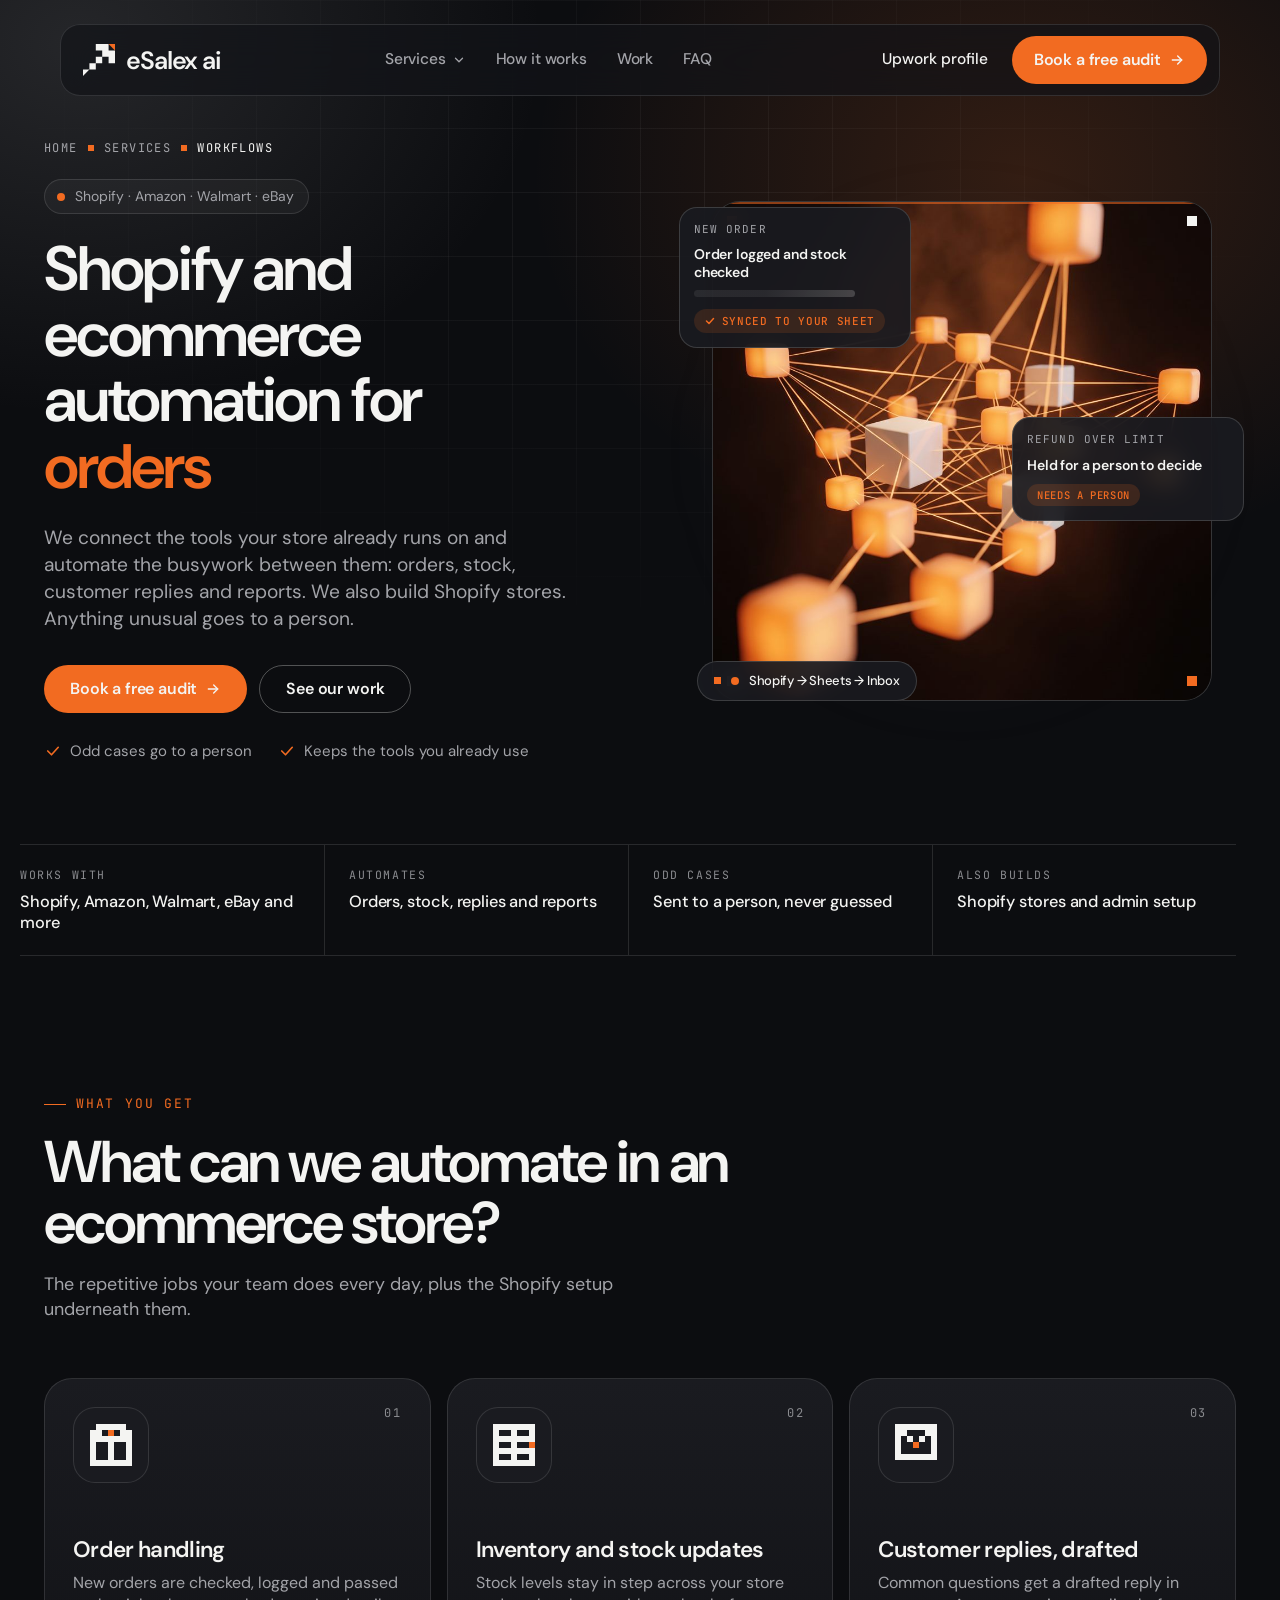
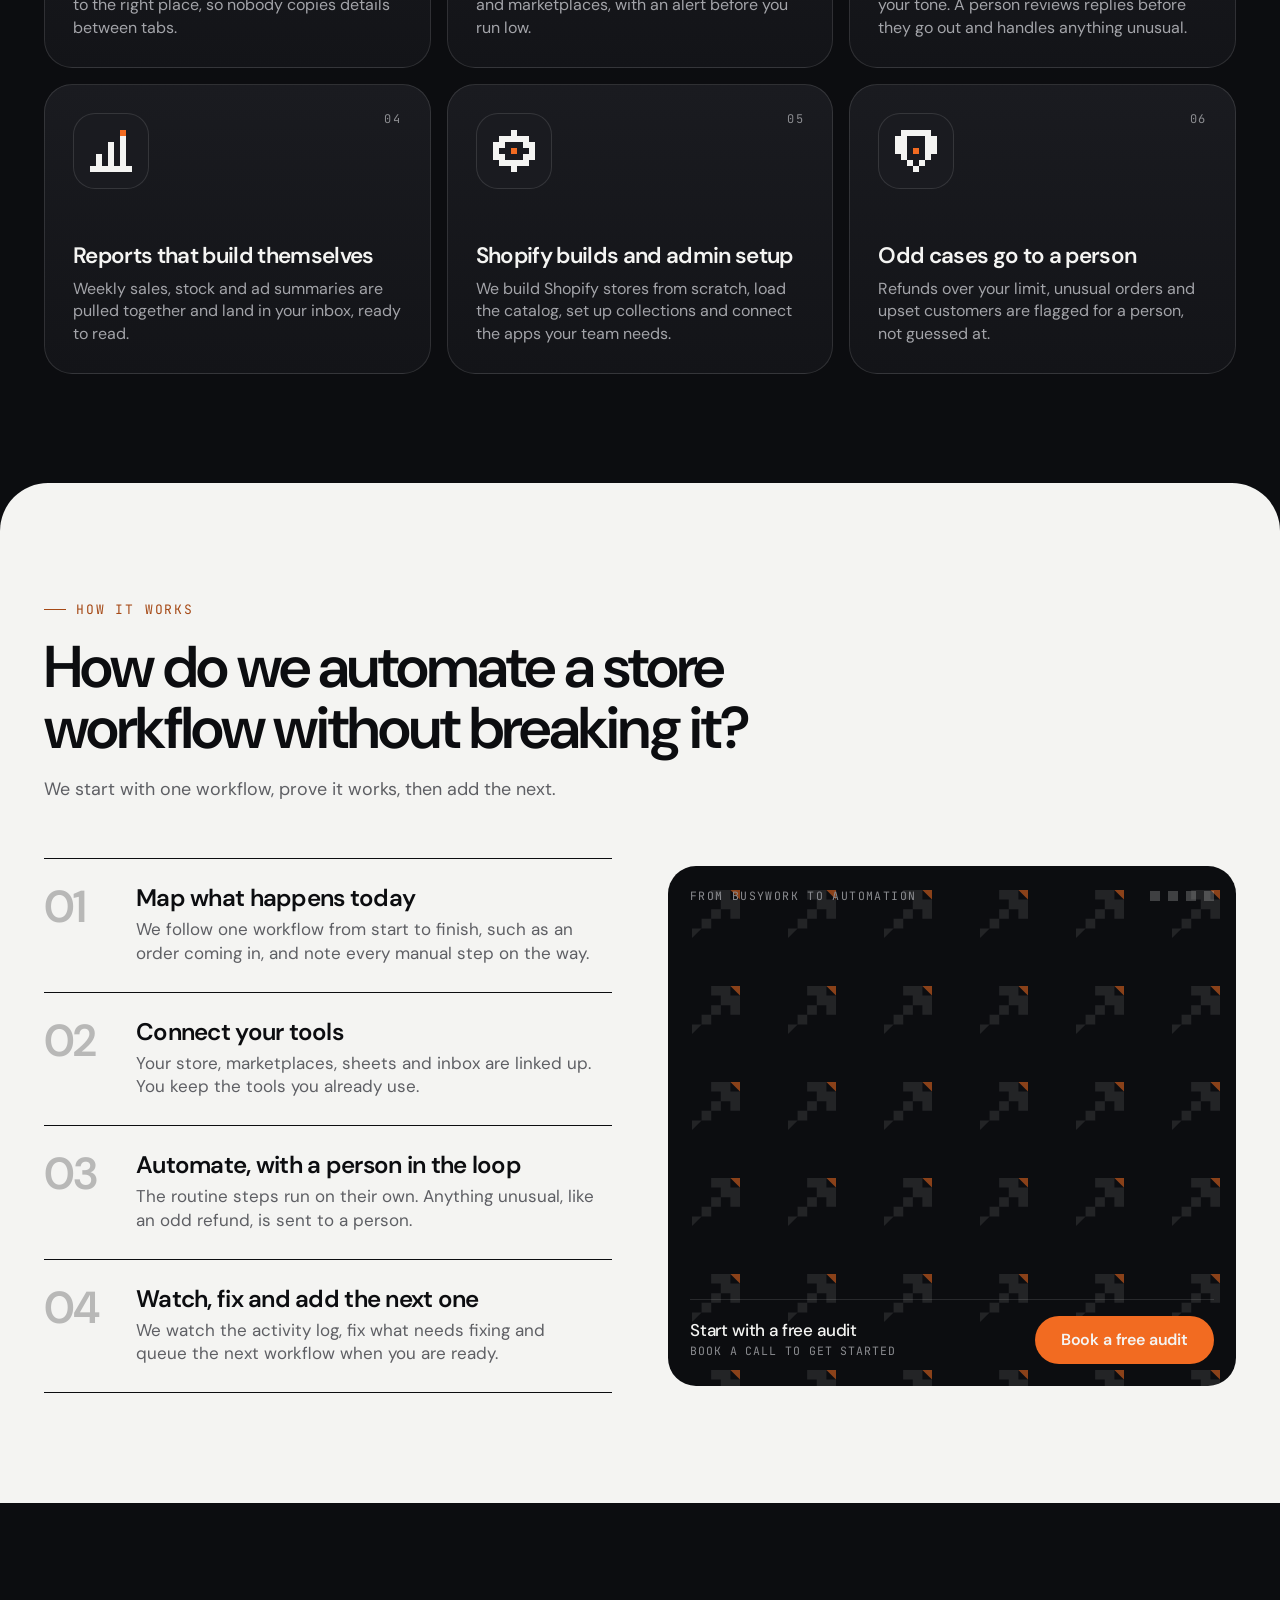
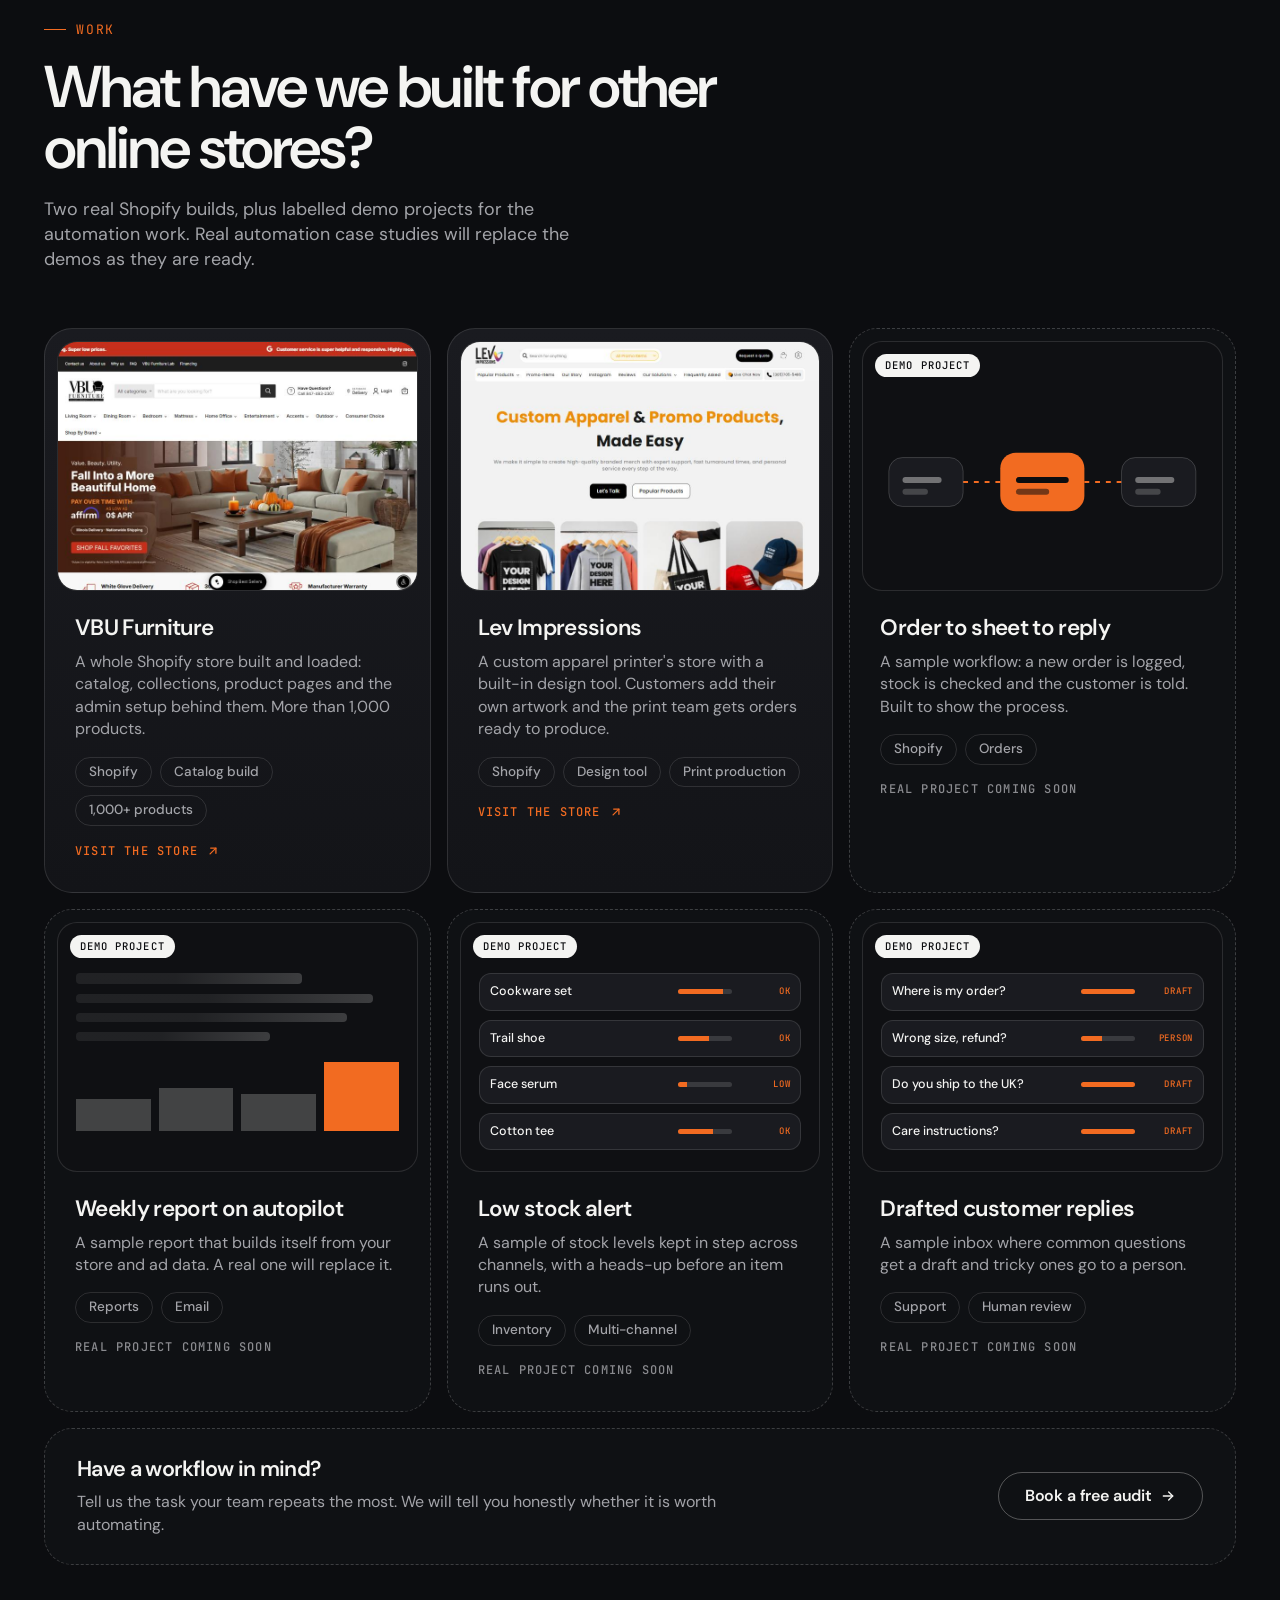
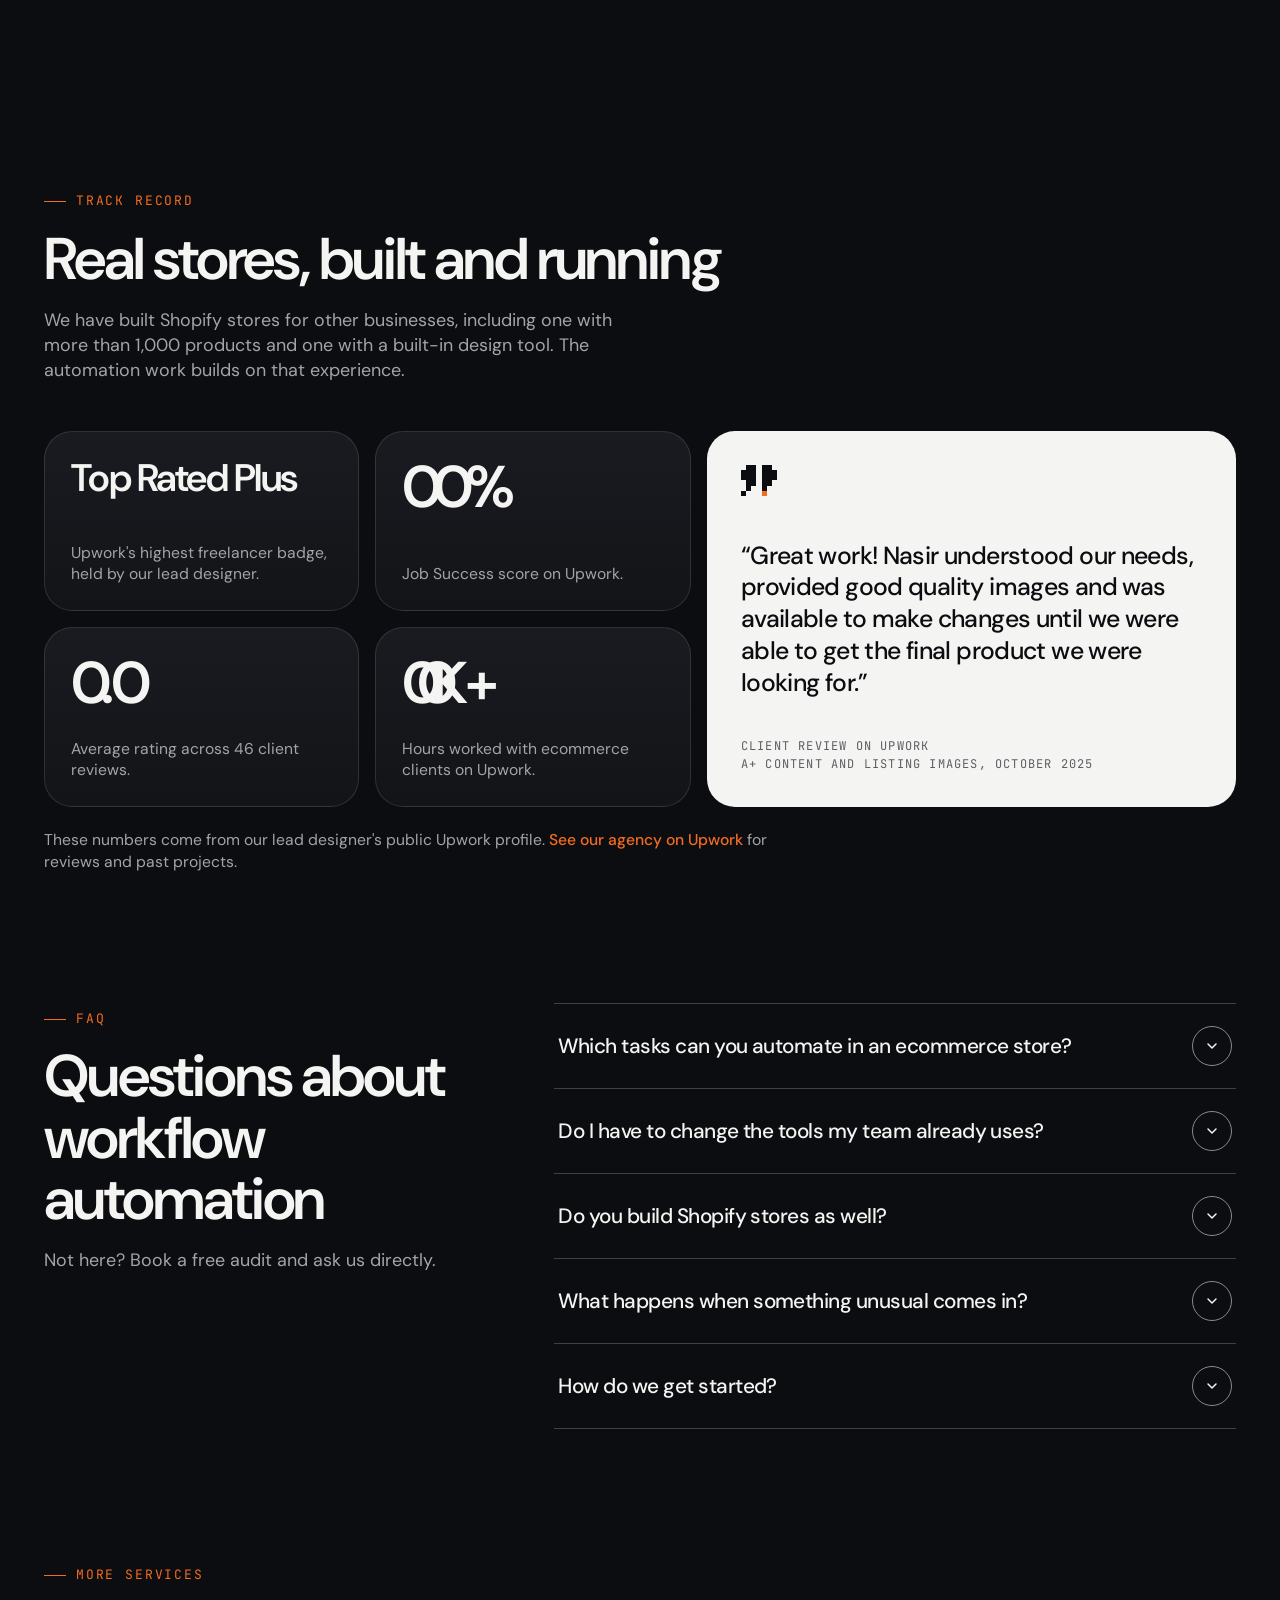
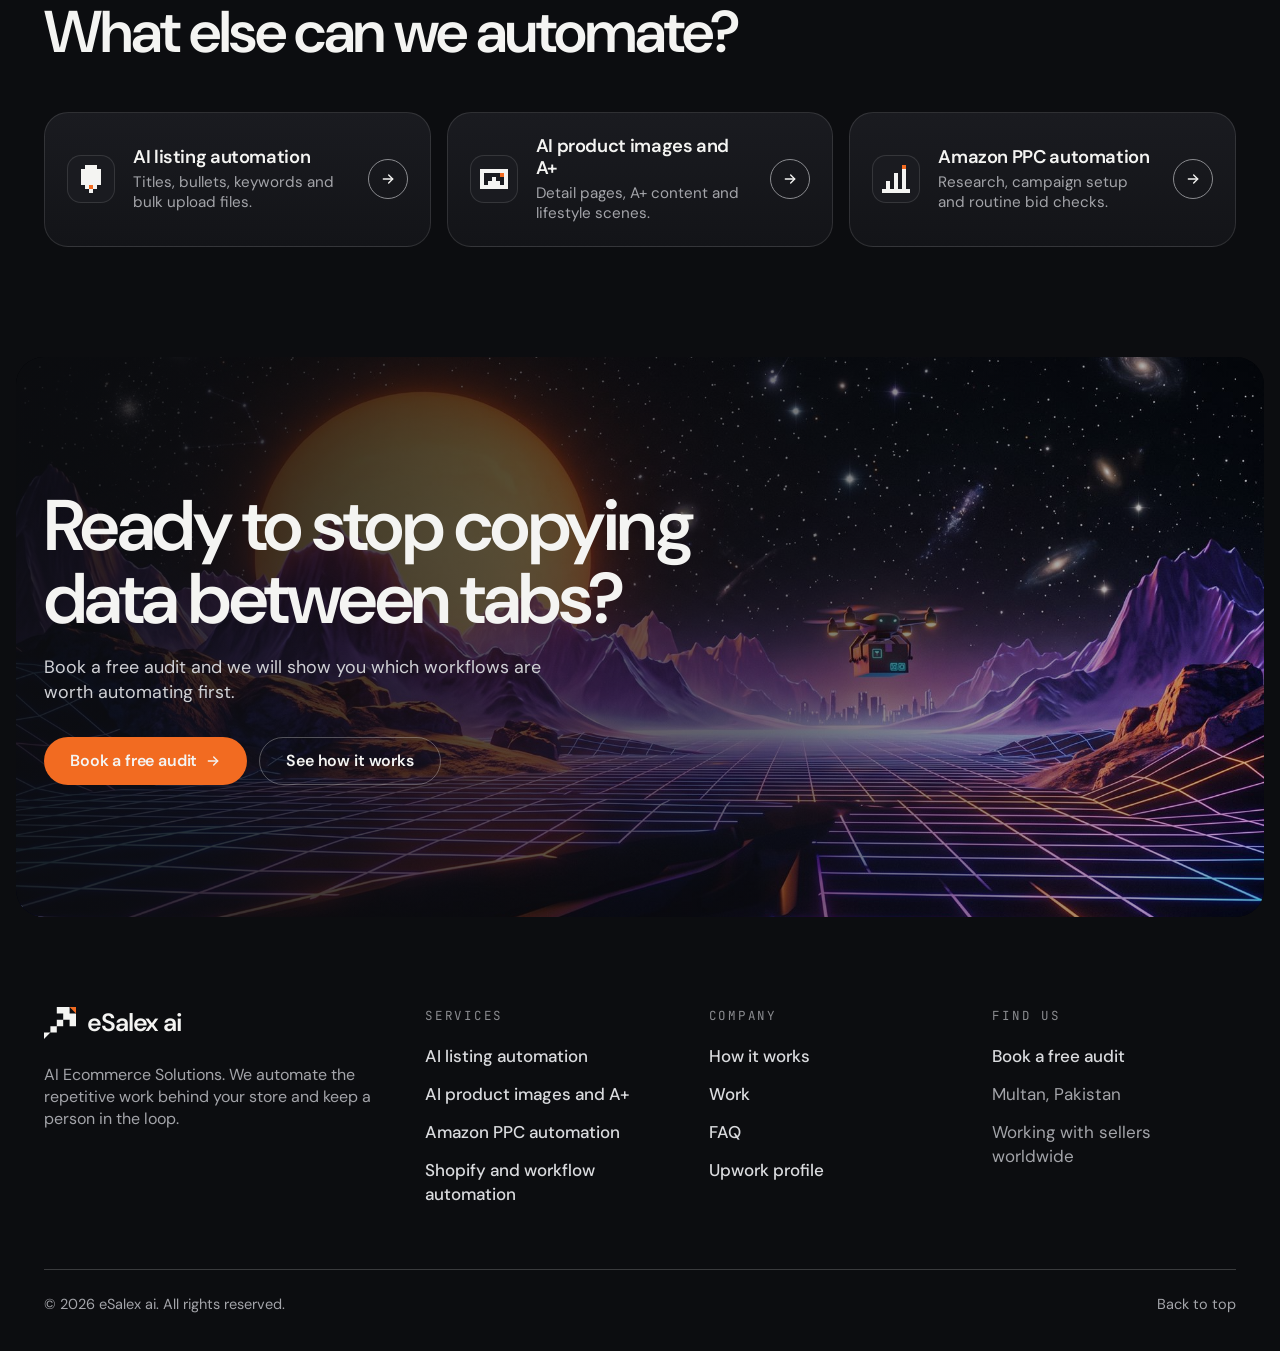
<file: services/shopify-automation/index.html>
<!doctype html>
<html lang="en">
<head>
<meta charset="utf-8">
<meta name="robots" content="noindex, nofollow">
<meta name="viewport" content="width=device-width, initial-scale=1">
<title>Shopify and Ecommerce Workflow Automation | eSalex ai</title>
<meta name="description" content="We build Shopify stores and automate the busywork around them: orders, inventory, customer replies and reports, with a person watching for anything unusual.">
<meta name="theme-color" content="#0C0D10">
<!-- TODO: replace YOURDOMAIN.com with the real domain (canonical, og: tags and the JSON-LD below; also in sitemap.xml, robots.txt and llms.txt) -->
<link rel="canonical" href="https://www.YOURDOMAIN.com/services/shopify-automation/">
<link rel="icon" href="../../favicon.svg" type="image/svg+xml">
<meta property="og:type" content="website">
<meta property="og:site_name" content="eSalex ai">
<meta property="og:title" content="Shopify and Ecommerce Workflow Automation | eSalex ai">
<meta property="og:description" content="We build Shopify stores and automate the busywork around them: orders, inventory, customer replies and reports, with a person watching for anything unusual.">
<meta property="og:url" content="https://www.YOURDOMAIN.com/services/shopify-automation/">
<meta property="og:image" content="https://www.YOURDOMAIN.com/assets/og-card.jpg">
<meta property="og:image:width" content="1200">
<meta property="og:image:height" content="630">
<meta name="twitter:card" content="summary_large_image">
<link rel="preconnect" href="https://fonts.googleapis.com">
<link rel="preconnect" href="https://fonts.gstatic.com" crossorigin>
<link rel="stylesheet" href="https://fonts.googleapis.com/css2?family=DM+Sans:opsz,wght@9..40,400..700&family=JetBrains+Mono:wght@400;500&display=swap">
<link rel="stylesheet" href="../../styles.css">
<link rel="stylesheet" href="../../service.css">
<link rel="stylesheet" href="../../audit.css">
<script type="application/ld+json">
{
  "@context": "https://schema.org",
  "@graph": [
    {
      "@type": ["Organization", "ProfessionalService"],
      "@id": "https://www.YOURDOMAIN.com/#organization",
      "name": "eSalex ai",
      "url": "https://www.YOURDOMAIN.com/",
      "foundingDate": "2018",
      "address": { "@type": "PostalAddress", "addressLocality": "Multan", "addressCountry": "PK" },
      "areaServed": "Worldwide",
      "sameAs": ["https://www.upwork.com/agencies/1002230983337877504/", "https://www.behance.net/esalexstudio"]
    },
    {
      "@type": "Service",
      "@id": "https://www.YOURDOMAIN.com/services/shopify-automation/#service",
      "url": "https://www.YOURDOMAIN.com/services/shopify-automation/",
      "name": "Shopify and ecommerce workflow automation",
      "serviceType": "Business process automation",
      "provider": { "@id": "https://www.YOURDOMAIN.com/#organization" },
      "areaServed": "Worldwide",
      "description": "We build Shopify stores and automate the busywork around them: orders, inventory, customer replies and reports, with a person watching for anything unusual."
    },
    {
      "@type": "BreadcrumbList",
      "itemListElement": [
        { "@type": "ListItem", "position": 1, "name": "Home", "item": "https://www.YOURDOMAIN.com/" },
        { "@type": "ListItem", "position": 2, "name": "Services", "item": "https://www.YOURDOMAIN.com/#services" },
        { "@type": "ListItem", "position": 3, "name": "Workflows", "item": "https://www.YOURDOMAIN.com/services/shopify-automation/" }
      ]
    },
    {
      "@type": "FAQPage",
      "@id": "https://www.YOURDOMAIN.com/services/shopify-automation/#faq",
      "mainEntity": [
        { "@type": "Question", "name": "Which tasks can you automate in an ecommerce store?", "acceptedAnswer": { "@type": "Answer", "text": "The repetitive ones: moving order details between tools, updating stock, drafting replies to common customer questions, and pulling together weekly reports. If your team copies and pastes the same thing every day, it is a good candidate." } },
        { "@type": "Question", "name": "Do I have to change the tools my team already uses?", "acceptedAnswer": { "@type": "Answer", "text": "No. We connect the tools you already have, such as your store, marketplaces, spreadsheets and inbox, so your team keeps working the way it does today." } },
        { "@type": "Question", "name": "Do you build Shopify stores as well?", "acceptedAnswer": { "@type": "Answer", "text": "Yes. We have built Shopify stores from scratch, including one with more than 1,000 products and one with a built-in design tool for custom printing. We handle the catalog, collections and admin setup." } },
        { "@type": "Question", "name": "What happens when something unusual comes in?", "acceptedAnswer": { "@type": "Answer", "text": "It is flagged for a person. Refunds over your limit, odd orders and upset customers are never handled by guesswork." } },
        { "@type": "Question", "name": "How do we get started?", "acceptedAnswer": { "@type": "Answer", "text": "Book a free audit. We look at your store and tools, point out the workflows that cost your team the most time and suggest where to begin." } }
      ]
    }
  ]
}
</script>
</head>
<body>
<div class="es" id="top">
  <a class="skip" href="#main">Skip to content</a>
  <div class="amb"></div>
  <div class="gridbg"></div>

  <header class="nav-wrap">
    <nav class="nav" aria-label="Main">
      <a class="brand" href="../../" aria-label="eSalex ai, home">
        <svg viewBox="0 0 64 64" width="32" height="32" aria-hidden="true"><path class="ii" d="M25.6 0 H51.2 V12.8 H64 V38.4 H51.2 V25.6 H38.4 V38.4 H25.6 V51.2 H12.8 L0 64 V51.2 H12.8 V38.4 H25.6 V25.6 H38.4 V12.8 H25.6 Z"></path><path class="ia" d="M51.2 0 H64 V12.8 Z"></path></svg>
        <span class="wm">eSalex ai</span>
      </a>
      <div class="links">
        <div class="has-mega">
          <a href="../../#services">Services
            <svg width="14" height="14" viewBox="0 0 24 24" fill="none" stroke="currentColor" stroke-width="2.2" stroke-linecap="round" stroke-linejoin="round" aria-hidden="true"><path d="m6 9 6 6 6-6"></path></svg>
          </a>
          <div class="mega">
            <a class="mg" href="../amazon-listing-automation/"><span class="itile sm"><svg width="28" height="28" viewBox="0 0 7 7" shape-rendering="crispEdges" aria-hidden="true"><path class="ii" d="M2 0h1v1h-1zM3 0h1v1h-1zM4 0h1v1h-1zM1 1h1v1h-1zM2 1h1v1h-1zM3 1h1v1h-1zM4 1h1v1h-1zM5 1h1v1h-1zM1 2h1v1h-1zM2 2h1v1h-1zM3 2h1v1h-1zM4 2h1v1h-1zM5 2h1v1h-1zM1 3h1v1h-1zM2 3h1v1h-1zM3 3h1v1h-1zM4 3h1v1h-1zM5 3h1v1h-1zM1 4h1v1h-1zM2 4h1v1h-1zM3 4h1v1h-1zM4 4h1v1h-1zM5 4h1v1h-1zM2 5h1v1h-1zM4 5h1v1h-1zM3 6h1v1h-1z"></path><path class="ia" d="M3 5h1v1h-1z"></path></svg></span><div><b>Listings</b><span>Titles, bullets, keywords and bulk upload files.</span></div></a>
            <a class="mg" href="../ai-product-images/"><span class="itile sm"><svg width="28" height="28" viewBox="0 0 7 7" shape-rendering="crispEdges" aria-hidden="true"><path class="ii" d="M0 1h1v1h-1zM1 1h1v1h-1zM2 1h1v1h-1zM3 1h1v1h-1zM4 1h1v1h-1zM5 1h1v1h-1zM6 1h1v1h-1zM0 2h1v1h-1zM6 2h1v1h-1zM0 3h1v1h-1zM3 3h1v1h-1zM6 3h1v1h-1zM0 4h1v1h-1zM2 4h1v1h-1zM3 4h1v1h-1zM4 4h1v1h-1zM6 4h1v1h-1zM0 5h1v1h-1zM1 5h1v1h-1zM2 5h1v1h-1zM3 5h1v1h-1zM4 5h1v1h-1zM5 5h1v1h-1zM6 5h1v1h-1z"></path><path class="ia" d="M5 2h1v1h-1z"></path></svg></span><div><b>Product images</b><span>Detail pages, A+ content and lifestyle scenes.</span></div></a>
            <a class="mg" href="../amazon-ppc-automation/"><span class="itile sm"><svg width="28" height="28" viewBox="0 0 7 7" shape-rendering="crispEdges" aria-hidden="true"><path class="ii" d="M5 1h1v1h-1zM3 2h1v1h-1zM5 2h1v1h-1zM3 3h1v1h-1zM5 3h1v1h-1zM1 4h1v1h-1zM3 4h1v1h-1zM5 4h1v1h-1zM1 5h1v1h-1zM3 5h1v1h-1zM5 5h1v1h-1zM0 6h1v1h-1zM1 6h1v1h-1zM2 6h1v1h-1zM3 6h1v1h-1zM4 6h1v1h-1zM5 6h1v1h-1zM6 6h1v1h-1z"></path><path class="ia" d="M5 0h1v1h-1z"></path></svg></span><div><b>Ads and PPC</b><span>Research, campaign setup and routine bid checks.</span></div></a>
            <a class="mg" href="../shopify-automation/" aria-current="page"><span class="itile sm"><svg width="28" height="28" viewBox="0 0 7 7" shape-rendering="crispEdges" aria-hidden="true"><path class="ii" d="M3 2h1v1h-1zM4 2h1v1h-1zM3 3h1v1h-1zM0 4h1v1h-1zM1 4h1v1h-1zM2 4h1v1h-1zM0 5h1v1h-1z"></path><path class="ia" d="M5 0h1v1h-1zM6 0h1v1h-1zM5 1h1v1h-1zM6 1h1v1h-1z"></path></svg></span><div><b>Workflows</b><span>Orders, inventory and replies, wired together.</span></div></a>
          </div>
        </div>
        <a href="#how">How it works</a>
        <a href="#work">Work</a>
        <a href="#faq">FAQ</a>
      </div>
      <a class="nav-link" href="https://www.upwork.com/agencies/1002230983337877504/" target="_blank" rel="noopener">Upwork profile</a>
      <a class="btn btn-sm" href="#contact">Book a free audit
        <svg width="16" height="16" viewBox="0 0 24 24" fill="none" stroke="currentColor" stroke-width="2" stroke-linecap="round" stroke-linejoin="round" aria-hidden="true"><path d="M5 12h14"></path><path d="m13 6 6 6-6 6"></path></svg>
      </a>
      <details class="mmenu">
        <summary aria-label="Open menu"><svg width="22" height="22" viewBox="0 0 24 24" fill="none" stroke="currentColor" stroke-width="2" stroke-linecap="round" aria-hidden="true"><path d="M4 8h16"></path><path d="M4 16h16"></path></svg></summary>
        <div class="mpanel">
          <a href="../../">Home</a>
          <a href="../amazon-listing-automation/">AI listing automation</a>
          <a href="../ai-product-images/">AI product images and A+</a>
          <a href="../amazon-ppc-automation/">Amazon PPC automation</a>
          <a href="../shopify-automation/">Shopify and workflow automation</a>
          <a href="#how">How it works</a>
          <a href="#work">Work</a>
          <a href="#faq">FAQ</a>
          <a href="https://www.upwork.com/agencies/1002230983337877504/" target="_blank" rel="noopener">Upwork profile</a>
          <a href="#contact" style="background: var(--accent); color: var(--on); font-weight: 600; margin-top: 6px; text-align: center">Book a free audit</a>
        </div>
      </details>
    </nav>
  </header>

  <main id="main">
    <section class="hero svc-hero" aria-labelledby="h-hero">
      <div class="wrap hero-in">
        <div>
          <nav class="crumbs" aria-label="Breadcrumb"><a href="../../">Home</a><i></i><a href="../../#services">Services</a><i></i><span aria-current="page">Workflows</span></nav>
          <span class="chip"><span class="dot"></span>Shopify · Amazon · Walmart · eBay</span>
          <h1 class="h1 disp" id="h-hero">
            <span class="w" style="--d: .15s">Shopify and ecommerce automation for</span>
            <span class="w tk" style="--d: .28s"><span class="tk-in"><span>orders</span><span>inventory</span><span>customer replies</span><span>reports</span><span>product uploads</span><span aria-hidden="true">orders</span></span></span>
          </h1>
          <p class="lead">We connect the tools your store already runs on and automate the busywork between them: orders, stock, customer replies and reports. We also build Shopify stores. Anything unusual goes to a person.</p>
          <div class="cta">
            <a class="btn" href="#contact">Book a free audit <svg width="16" height="16" viewBox="0 0 24 24" fill="none" stroke="currentColor" stroke-width="2" stroke-linecap="round" stroke-linejoin="round" aria-hidden="true"><path d="M5 12h14"></path><path d="m13 6 6 6-6 6"></path></svg></a>
            <a class="btn btn-ghost" href="#work">See our work</a>
          </div>
          <div class="assure">
            <span><svg width="18" height="18" viewBox="0 0 24 24" fill="none" stroke="currentColor" stroke-width="2.2" stroke-linecap="round" stroke-linejoin="round" aria-hidden="true"><path d="m5 12 5 5 9-10"></path></svg>Odd cases go to a person</span>
            <span><svg width="18" height="18" viewBox="0 0 24 24" fill="none" stroke="currentColor" stroke-width="2.2" stroke-linecap="round" stroke-linejoin="round" aria-hidden="true"><path d="m5 12 5 5 9-10"></path></svg>Keeps the tools you already use</span>
          </div>
        </div>

        <div class="svc-vis">
          <div class="vglow" aria-hidden="true"></div>
          <div class="svc-frame" aria-hidden="true">
            <video data-lazy-video data-src="../../assets/hero-workflows.mp4" poster="../../assets/hero-workflows.jpg" muted loop playsinline preload="none" width="900" height="900"></video>
            <i class="corner tl"></i><i class="corner tr"></i><i class="corner bl"></i><i class="corner br"></i>
          </div>
          <div class="svc-fc a" aria-hidden="true">
            <div class="k">New order</div>
            <div class="t">Order logged and stock checked</div>
            <div class="sk" style="width: 80%"></div>
            <div class="ok"><svg width="12" height="12" viewBox="0 0 24 24" fill="none" stroke="currentColor" stroke-width="3" stroke-linecap="round" stroke-linejoin="round"><path d="m5 12 5 5 9-10"></path></svg>Synced to your sheet</div>
          </div>
          <div class="svc-fc b" aria-hidden="true">
            <div class="k">Refund over limit</div>
            <div class="t">Held for a person to decide</div>
            <div class="flagchip">Needs a person</div>
          </div>
          <div class="svc-fc c pill" aria-hidden="true">
            <span class="dot"></span><span style="font-size: 13px">Shopify → Sheets → Inbox</span>
          </div>
        </div>
      </div>
    </section>

    <section class="svc-facts" aria-label="At a glance">
      <div class="wrap">
        <dl>
          <div><dt>Works with</dt><dd>Shopify, Amazon, Walmart, eBay and more</dd></div>
          <div><dt>Automates</dt><dd>Orders, stock, replies and reports</dd></div>
          <div><dt>Odd cases</dt><dd>Sent to a person, never guessed</dd></div>
          <div><dt>Also builds</dt><dd>Shopify stores and admin setup</dd></div>
        </dl>
      </div>
    </section>

    <section class="sec" id="included" aria-labelledby="h-feat">
      <div class="wrap">
        <div class="rv">
          <span class="eyebrow">What you get</span>
          <h2 class="h2 disp" id="h-feat">What can we automate in an ecommerce store?</h2>
          <p class="sub">The repetitive jobs your team does every day, plus the Shopify setup underneath them.</p>
        </div>
        <div class="feat-grid">
          <article class="feat rv" style="--n: 1"><div class="top"><span class="itile big"><svg width="42" height="42" viewBox="0 0 7 7" shape-rendering="crispEdges" aria-hidden="true"><path class="ii" d="M1 0h1v1h-1zM2 0h1v1h-1zM3 0h1v1h-1zM4 0h1v1h-1zM5 0h1v1h-1zM0 1h1v1h-1zM1 1h1v1h-1zM5 1h1v1h-1zM6 1h1v1h-1zM0 2h1v1h-1zM1 2h1v1h-1zM2 2h1v1h-1zM3 2h1v1h-1zM4 2h1v1h-1zM5 2h1v1h-1zM6 2h1v1h-1zM0 3h1v1h-1zM3 3h1v1h-1zM6 3h1v1h-1zM0 4h1v1h-1zM3 4h1v1h-1zM6 4h1v1h-1zM0 5h1v1h-1zM3 5h1v1h-1zM6 5h1v1h-1zM0 6h1v1h-1zM1 6h1v1h-1zM2 6h1v1h-1zM3 6h1v1h-1zM4 6h1v1h-1zM5 6h1v1h-1zM6 6h1v1h-1z"></path><path class="ia" d="M3 1h1v1h-1z"></path></svg></span><span class="no">01</span></div><div><h3>Order handling</h3><p>New orders are checked, logged and passed to the right place, so nobody copies details between tabs.</p></div></article>
          <article class="feat rv" style="--n: 2"><div class="top"><span class="itile big"><svg width="42" height="42" viewBox="0 0 7 7" shape-rendering="crispEdges" aria-hidden="true"><path class="ii" d="M0 0h1v1h-1zM1 0h1v1h-1zM2 0h1v1h-1zM3 0h1v1h-1zM4 0h1v1h-1zM5 0h1v1h-1zM6 0h1v1h-1zM0 1h1v1h-1zM3 1h1v1h-1zM6 1h1v1h-1zM0 2h1v1h-1zM1 2h1v1h-1zM2 2h1v1h-1zM3 2h1v1h-1zM4 2h1v1h-1zM5 2h1v1h-1zM6 2h1v1h-1zM0 3h1v1h-1zM3 3h1v1h-1zM0 4h1v1h-1zM1 4h1v1h-1zM2 4h1v1h-1zM3 4h1v1h-1zM4 4h1v1h-1zM5 4h1v1h-1zM6 4h1v1h-1zM0 5h1v1h-1zM3 5h1v1h-1zM6 5h1v1h-1zM0 6h1v1h-1zM1 6h1v1h-1zM2 6h1v1h-1zM3 6h1v1h-1zM4 6h1v1h-1zM5 6h1v1h-1zM6 6h1v1h-1z"></path><path class="ia" d="M6 3h1v1h-1z"></path></svg></span><span class="no">02</span></div><div><h3>Inventory and stock updates</h3><p>Stock levels stay in step across your store and marketplaces, with an alert before you run low.</p></div></article>
          <article class="feat rv" style="--n: 3"><div class="top"><span class="itile big"><svg width="42" height="42" viewBox="0 0 7 7" shape-rendering="crispEdges" aria-hidden="true"><path class="ii" d="M0 0h1v1h-1zM1 0h1v1h-1zM2 0h1v1h-1zM3 0h1v1h-1zM4 0h1v1h-1zM5 0h1v1h-1zM6 0h1v1h-1zM0 1h1v1h-1zM1 1h1v1h-1zM5 1h1v1h-1zM6 1h1v1h-1zM0 2h1v1h-1zM2 2h1v1h-1zM4 2h1v1h-1zM6 2h1v1h-1zM0 3h1v1h-1zM6 3h1v1h-1zM0 4h1v1h-1zM6 4h1v1h-1zM0 5h1v1h-1zM1 5h1v1h-1zM2 5h1v1h-1zM3 5h1v1h-1zM4 5h1v1h-1zM5 5h1v1h-1zM6 5h1v1h-1z"></path><path class="ia" d="M3 3h1v1h-1z"></path></svg></span><span class="no">03</span></div><div><h3>Customer replies, drafted</h3><p>Common questions get a drafted reply in your tone. A person reviews replies before they go out and handles anything unusual.</p></div></article>
          <article class="feat rv" style="--n: 4"><div class="top"><span class="itile big"><svg width="42" height="42" viewBox="0 0 7 7" shape-rendering="crispEdges" aria-hidden="true"><path class="ii" d="M5 1h1v1h-1zM3 2h1v1h-1zM5 2h1v1h-1zM3 3h1v1h-1zM5 3h1v1h-1zM1 4h1v1h-1zM3 4h1v1h-1zM5 4h1v1h-1zM1 5h1v1h-1zM3 5h1v1h-1zM5 5h1v1h-1zM0 6h1v1h-1zM1 6h1v1h-1zM2 6h1v1h-1zM3 6h1v1h-1zM4 6h1v1h-1zM5 6h1v1h-1zM6 6h1v1h-1z"></path><path class="ia" d="M5 0h1v1h-1z"></path></svg></span><span class="no">04</span></div><div><h3>Reports that build themselves</h3><p>Weekly sales, stock and ad summaries are pulled together and land in your inbox, ready to read.</p></div></article>
          <article class="feat rv" style="--n: 5"><div class="top"><span class="itile big"><svg width="42" height="42" viewBox="0 0 7 7" shape-rendering="crispEdges" aria-hidden="true"><path class="ii" d="M3 0h1v1h-1zM1 1h1v1h-1zM2 1h1v1h-1zM3 1h1v1h-1zM4 1h1v1h-1zM5 1h1v1h-1zM0 2h1v1h-1zM1 2h1v1h-1zM5 2h1v1h-1zM6 2h1v1h-1zM0 3h1v1h-1zM6 3h1v1h-1zM0 4h1v1h-1zM1 4h1v1h-1zM5 4h1v1h-1zM6 4h1v1h-1zM1 5h1v1h-1zM2 5h1v1h-1zM3 5h1v1h-1zM4 5h1v1h-1zM5 5h1v1h-1zM3 6h1v1h-1z"></path><path class="ia" d="M3 3h1v1h-1z"></path></svg></span><span class="no">05</span></div><div><h3>Shopify builds and admin setup</h3><p>We build Shopify stores from scratch, load the catalog, set up collections and connect the apps your team needs.</p></div></article>
          <article class="feat rv" style="--n: 6"><div class="top"><span class="itile big"><svg width="42" height="42" viewBox="0 0 7 7" shape-rendering="crispEdges" aria-hidden="true"><path class="ii" d="M1 0h1v1h-1zM2 0h1v1h-1zM3 0h1v1h-1zM4 0h1v1h-1zM5 0h1v1h-1zM0 1h1v1h-1zM1 1h1v1h-1zM5 1h1v1h-1zM6 1h1v1h-1zM0 2h1v1h-1zM1 2h1v1h-1zM5 2h1v1h-1zM6 2h1v1h-1zM0 3h1v1h-1zM1 3h1v1h-1zM5 3h1v1h-1zM6 3h1v1h-1zM1 4h1v1h-1zM5 4h1v1h-1zM2 5h1v1h-1zM4 5h1v1h-1zM3 6h1v1h-1z"></path><path class="ia" d="M3 3h1v1h-1z"></path></svg></span><span class="no">06</span></div><div><h3>Odd cases go to a person</h3><p>Refunds over your limit, unusual orders and upset customers are flagged for a person, not guessed at.</p></div></article>
        </div>
      </div>
    </section>

    <section class="sec light" id="how" aria-labelledby="h-how">
      <div class="wrap">
        <div class="rv">
          <span class="eyebrow">How it works</span>
          <h2 class="h2 disp" id="h-how">How do we automate a store workflow without breaking it?</h2>
          <p class="sub">We start with one workflow, prove it works, then add the next.</p>
        </div>

        <div class="p-grid">
          <ol class="steps">
            <li class="step rv" style="--k: 0"><span class="n">01</span><div><h3>Map what happens today</h3><p>We follow one workflow from start to finish, such as an order coming in, and note every manual step on the way.</p></div></li>
            <li class="step rv" style="--k: 1"><span class="n">02</span><div><h3>Connect your tools</h3><p>Your store, marketplaces, sheets and inbox are linked up. You keep the tools you already use.</p></div></li>
            <li class="step rv" style="--k: 2"><span class="n">03</span><div><h3>Automate, with a person in the loop</h3><p>The routine steps run on their own. Anything unusual, like an odd refund, is sent to a person.</p></div></li>
            <li class="step rv" style="--k: 3"><span class="n">04</span><div><h3>Watch, fix and add the next one</h3><p>We watch the activity log, fix what needs fixing and queue the next workflow when you are ready.</p></div></li>
          </ol>

          <figure class="flowp rv" aria-label="Animated overview of the four steps: map what happens today, connect your tools, automate with a person in the loop, watch fix and add the next one">
            <div class="fp-top" aria-hidden="true">
              <span class="fp-lbl">From busywork to automation</span>
              <span class="fp-dots"><i style="--k: 0"></i><i style="--k: 1"></i><i style="--k: 2"></i><i style="--k: 3"></i></span>
            </div>
            <div class="fp-stage" aria-hidden="true">

              <div class="sc" style="--k: 0">
                <div class="sc-h"><span class="sc-k">01 · Map</span><span class="sc-t">We map what your team does by hand.</span></div>
                <div class="sx-box">
                  <div class="sx-row t" style="--s: .3s"><span>Copy each order into a sheet</span><span class="chipx ink">By hand</span></div>
                  <div class="sx-row t" style="--s: .8s"><span>Check stock one product at a time</span><span class="chipx ink">By hand</span></div>
                  <div class="sx-row t" style="--s: 1.3s"><span>Answer the same questions again</span><span class="chipx ink">By hand</span></div>
                  <div class="sx-row t" style="--s: 1.8s"><span>Build the weekly report</span><span class="chipx ink">By hand</span></div>
                  <div class="a-scan"></div>
                </div>
                <span class="sx-stamp" style="--s: 2.4s">We map every one</span>
              </div>

              <div class="sc" style="--k: 1">
                <div class="sc-h"><span class="sc-k">02 · Connect</span><span class="sc-t">Your tools, linked together.</span></div>
                <div class="sx-box">
                  <div class="sx-hub">
                    <svg viewBox="0 0 100 100" preserveAspectRatio="none" aria-hidden="true">
                      <path class="hl" style="--s: .8s" d="M50 50 L20 22"></path>
                      <path class="hl" style="--s: 1.1s" d="M50 50 L80 22"></path>
                      <path class="hl" style="--s: 1.4s" d="M50 50 L20 78"></path>
                      <path class="hl" style="--s: 1.7s" d="M50 50 L80 78"></path>
                    </svg>
                    <div class="hub-n ai" style="left: 50%; top: 50%; --s: .2s"><span class="itile "><svg width="28" height="28" viewBox="0 0 7 7" shape-rendering="crispEdges" aria-hidden="true"><path class="ii" d="M3 0h1v1h-1zM3 1h1v1h-1zM3 2h1v1h-1zM0 3h1v1h-1zM1 3h1v1h-1zM2 3h1v1h-1zM4 3h1v1h-1zM5 3h1v1h-1zM6 3h1v1h-1zM3 4h1v1h-1zM3 5h1v1h-1zM3 6h1v1h-1z"></path><path class="ia" d="M3 3h1v1h-1z"></path></svg></span><small>Automation</small></div>
                    <div class="hub-n" style="left: 20%; top: 22%; --s: .6s"><span class="itile sm"><svg width="28" height="28" viewBox="0 0 7 7" shape-rendering="crispEdges" aria-hidden="true"><path class="ii" d="M1 0h1v1h-1zM2 0h1v1h-1zM3 0h1v1h-1zM4 0h1v1h-1zM5 0h1v1h-1zM0 1h1v1h-1zM1 1h1v1h-1zM5 1h1v1h-1zM6 1h1v1h-1zM0 2h1v1h-1zM1 2h1v1h-1zM2 2h1v1h-1zM3 2h1v1h-1zM4 2h1v1h-1zM5 2h1v1h-1zM6 2h1v1h-1zM0 3h1v1h-1zM3 3h1v1h-1zM6 3h1v1h-1zM0 4h1v1h-1zM3 4h1v1h-1zM6 4h1v1h-1zM0 5h1v1h-1zM3 5h1v1h-1zM6 5h1v1h-1zM0 6h1v1h-1zM1 6h1v1h-1zM2 6h1v1h-1zM3 6h1v1h-1zM4 6h1v1h-1zM5 6h1v1h-1zM6 6h1v1h-1z"></path><path class="ia" d="M3 1h1v1h-1z"></path></svg></span><small>Shopify</small></div>
                    <div class="hub-n" style="left: 80%; top: 22%; --s: .9s"><span class="itile sm"><svg width="28" height="28" viewBox="0 0 7 7" shape-rendering="crispEdges" aria-hidden="true"><path class="ii" d="M2 0h1v1h-1zM3 0h1v1h-1zM4 0h1v1h-1zM1 1h1v1h-1zM2 1h1v1h-1zM3 1h1v1h-1zM4 1h1v1h-1zM5 1h1v1h-1zM1 2h1v1h-1zM2 2h1v1h-1zM3 2h1v1h-1zM4 2h1v1h-1zM5 2h1v1h-1zM1 3h1v1h-1zM2 3h1v1h-1zM3 3h1v1h-1zM4 3h1v1h-1zM5 3h1v1h-1zM1 4h1v1h-1zM2 4h1v1h-1zM3 4h1v1h-1zM4 4h1v1h-1zM5 4h1v1h-1zM2 5h1v1h-1zM4 5h1v1h-1zM3 6h1v1h-1z"></path><path class="ia" d="M3 5h1v1h-1z"></path></svg></span><small>Amazon</small></div>
                    <div class="hub-n" style="left: 20%; top: 78%; --s: 1.2s"><span class="itile sm"><svg width="28" height="28" viewBox="0 0 7 7" shape-rendering="crispEdges" aria-hidden="true"><path class="ii" d="M0 0h1v1h-1zM1 0h1v1h-1zM2 0h1v1h-1zM3 0h1v1h-1zM4 0h1v1h-1zM5 0h1v1h-1zM6 0h1v1h-1zM0 1h1v1h-1zM3 1h1v1h-1zM6 1h1v1h-1zM0 2h1v1h-1zM1 2h1v1h-1zM2 2h1v1h-1zM3 2h1v1h-1zM4 2h1v1h-1zM5 2h1v1h-1zM6 2h1v1h-1zM0 3h1v1h-1zM3 3h1v1h-1zM0 4h1v1h-1zM1 4h1v1h-1zM2 4h1v1h-1zM3 4h1v1h-1zM4 4h1v1h-1zM5 4h1v1h-1zM6 4h1v1h-1zM0 5h1v1h-1zM3 5h1v1h-1zM6 5h1v1h-1zM0 6h1v1h-1zM1 6h1v1h-1zM2 6h1v1h-1zM3 6h1v1h-1zM4 6h1v1h-1zM5 6h1v1h-1zM6 6h1v1h-1z"></path><path class="ia" d="M6 3h1v1h-1z"></path></svg></span><small>Sheets</small></div>
                    <div class="hub-n" style="left: 80%; top: 78%; --s: 1.5s"><span class="itile sm"><svg width="28" height="28" viewBox="0 0 7 7" shape-rendering="crispEdges" aria-hidden="true"><path class="ii" d="M0 0h1v1h-1zM1 0h1v1h-1zM2 0h1v1h-1zM3 0h1v1h-1zM4 0h1v1h-1zM5 0h1v1h-1zM6 0h1v1h-1zM0 1h1v1h-1zM1 1h1v1h-1zM5 1h1v1h-1zM6 1h1v1h-1zM0 2h1v1h-1zM2 2h1v1h-1zM4 2h1v1h-1zM6 2h1v1h-1zM0 3h1v1h-1zM6 3h1v1h-1zM0 4h1v1h-1zM6 4h1v1h-1zM0 5h1v1h-1zM1 5h1v1h-1zM2 5h1v1h-1zM3 5h1v1h-1zM4 5h1v1h-1zM5 5h1v1h-1zM6 5h1v1h-1z"></path><path class="ia" d="M3 3h1v1h-1z"></path></svg></span><small>Inbox</small></div>
                  </div>
                </div>
              </div>

              <div class="sc" style="--k: 2">
                <div class="sc-h"><span class="sc-k">03 · Automate</span><span class="sc-t">Routine steps run on their own.</span></div>
                <div class="b-pipe">
                  <div class="b-node" style="--s: .2s"><span class="itile"><svg width="28" height="28" viewBox="0 0 7 7" shape-rendering="crispEdges" aria-hidden="true"><path class="ii" d="M1 0h1v1h-1zM2 0h1v1h-1zM3 0h1v1h-1zM4 0h1v1h-1zM5 0h1v1h-1zM0 1h1v1h-1zM1 1h1v1h-1zM5 1h1v1h-1zM6 1h1v1h-1zM0 2h1v1h-1zM1 2h1v1h-1zM2 2h1v1h-1zM3 2h1v1h-1zM4 2h1v1h-1zM5 2h1v1h-1zM6 2h1v1h-1zM0 3h1v1h-1zM3 3h1v1h-1zM6 3h1v1h-1zM0 4h1v1h-1zM3 4h1v1h-1zM6 4h1v1h-1zM0 5h1v1h-1zM3 5h1v1h-1zM6 5h1v1h-1zM0 6h1v1h-1zM1 6h1v1h-1zM2 6h1v1h-1zM3 6h1v1h-1zM4 6h1v1h-1zM5 6h1v1h-1zM6 6h1v1h-1z"></path><path class="ia" d="M3 1h1v1h-1z"></path></svg></span><small>New order</small></div>
                  <div class="b-link"><i class="b-dot" style="--s: .5s"></i></div>
                  <div class="b-node ai" style="--s: .8s"><span class="itile"><svg width="28" height="28" viewBox="0 0 7 7" shape-rendering="crispEdges" aria-hidden="true"><path class="ii" d="M3 0h1v1h-1zM1 1h1v1h-1zM2 1h1v1h-1zM3 1h1v1h-1zM4 1h1v1h-1zM5 1h1v1h-1zM0 2h1v1h-1zM1 2h1v1h-1zM5 2h1v1h-1zM6 2h1v1h-1zM0 3h1v1h-1zM6 3h1v1h-1zM0 4h1v1h-1zM1 4h1v1h-1zM5 4h1v1h-1zM6 4h1v1h-1zM1 5h1v1h-1zM2 5h1v1h-1zM3 5h1v1h-1zM4 5h1v1h-1zM5 5h1v1h-1zM3 6h1v1h-1z"></path><path class="ia" d="M3 3h1v1h-1z"></path></svg></span><small>Stock check</small></div>
                  <div class="b-link"><i class="b-dot" style="--s: 1.1s"></i></div>
                  <div class="b-node" style="--s: 1.4s"><span class="itile"><svg width="28" height="28" viewBox="0 0 7 7" shape-rendering="crispEdges" aria-hidden="true"><path class="ii" d="M0 0h1v1h-1zM1 0h1v1h-1zM2 0h1v1h-1zM3 0h1v1h-1zM4 0h1v1h-1zM5 0h1v1h-1zM6 0h1v1h-1zM0 1h1v1h-1zM1 1h1v1h-1zM5 1h1v1h-1zM6 1h1v1h-1zM0 2h1v1h-1zM2 2h1v1h-1zM4 2h1v1h-1zM6 2h1v1h-1zM0 3h1v1h-1zM6 3h1v1h-1zM0 4h1v1h-1zM6 4h1v1h-1zM0 5h1v1h-1zM1 5h1v1h-1zM2 5h1v1h-1zM3 5h1v1h-1zM4 5h1v1h-1zM5 5h1v1h-1zM6 5h1v1h-1z"></path><path class="ia" d="M3 3h1v1h-1z"></path></svg></span><small>Reply drafted</small></div>
                  <div class="b-link"><i class="b-dot" style="--s: 1.7s"></i></div>
                  <div class="b-node" style="--s: 2s"><span class="itile"><svg width="28" height="28" viewBox="0 0 7 7" shape-rendering="crispEdges" aria-hidden="true"><path class="ii" d="M0 0h1v1h-1zM1 0h1v1h-1zM2 0h1v1h-1zM3 0h1v1h-1zM4 0h1v1h-1zM5 0h1v1h-1zM6 0h1v1h-1zM0 1h1v1h-1zM3 1h1v1h-1zM6 1h1v1h-1zM0 2h1v1h-1zM1 2h1v1h-1zM2 2h1v1h-1zM3 2h1v1h-1zM4 2h1v1h-1zM5 2h1v1h-1zM6 2h1v1h-1zM0 3h1v1h-1zM3 3h1v1h-1zM0 4h1v1h-1zM1 4h1v1h-1zM2 4h1v1h-1zM3 4h1v1h-1zM4 4h1v1h-1zM5 4h1v1h-1zM6 4h1v1h-1zM0 5h1v1h-1zM3 5h1v1h-1zM6 5h1v1h-1zM0 6h1v1h-1zM1 6h1v1h-1zM2 6h1v1h-1zM3 6h1v1h-1zM4 6h1v1h-1zM5 6h1v1h-1zM6 6h1v1h-1z"></path><path class="ia" d="M6 3h1v1h-1z"></path></svg></span><small>Sheet updated</small><span class="b-badge" style="--s: 2s">Done</span></div>
                </div>
                <div class="sx-flag" style="--s: 2.3s"><span class="itile"><svg width="21" height="21" viewBox="0 0 7 7" shape-rendering="crispEdges" aria-hidden="true"><path class="ii" d="M2 0h1v1h-1zM3 0h1v1h-1zM4 0h1v1h-1zM2 1h1v1h-1zM4 1h1v1h-1zM2 2h1v1h-1zM3 2h1v1h-1zM4 2h1v1h-1zM1 4h1v1h-1zM2 4h1v1h-1zM3 4h1v1h-1zM4 4h1v1h-1zM5 4h1v1h-1zM0 5h1v1h-1zM1 5h1v1h-1zM2 5h1v1h-1zM3 5h1v1h-1zM4 5h1v1h-1zM5 5h1v1h-1zM6 5h1v1h-1zM0 6h1v1h-1zM1 6h1v1h-1zM2 6h1v1h-1zM3 6h1v1h-1zM4 6h1v1h-1zM5 6h1v1h-1zM6 6h1v1h-1z"></path><path class="ia" d="M3 1h1v1h-1z"></path></svg></span><span>Refund over your limit? A person sees it first.</span></div>
              </div>

              <div class="sc" style="--k: 3">
                <div class="sc-h"><span class="sc-k">04 · Monitor</span><span class="sc-t">Always on, easy to check.</span></div>
                <div class="sx-box">
                  <div class="sx-time"><span class="r-live"><i></i>Activity log</span><span class="tm">TODAY</span></div>
                  <div class="sx-row l" style="--s: .3s"><b>07:02</b><span>Order synced to your sheet</span><span class="chipx pap">Done</span></div>
                  <div class="sx-row l" style="--s: .8s"><b>07:15</b><span>Stock updated on Amazon</span><span class="chipx pap">Done</span></div>
                  <div class="sx-row l" style="--s: 1.3s"><b>08:40</b><span>Reply drafted for review</span><span class="chipx">Review</span></div>
                  <div class="sx-row l" style="--s: 1.8s"><b>09:12</b><span>Refund over your limit</span><span class="chipx flag">Needs a person</span></div>
                </div>
              </div>

            </div>
            <div class="fp-cta">
              <div class="t">Start with a free audit<small>Book a call to get started</small></div>
              <span class="ringwrap"><a class="btn" href="#contact">Book a free audit</a></span>
            </div>
          </figure>
        </div>
      </div>
    </section>

    <section class="sec" id="work" aria-labelledby="h-work">
      <div class="wrap">
        <div class="rv">
          <span class="eyebrow">Work</span>
          <h2 class="h2 disp" id="h-work">What have we built for other online stores?</h2>
          <p class="sub">Two real Shopify builds, plus labelled demo projects for the automation work. Real automation case studies will replace the demos as they are ready.</p>
        </div>

        <div class="work-grid">
          <a class="wk wk-link rv" href="https://vbufurniture.com/" target="_blank" rel="noopener">
            <div class="vis"><img class="cv" src="../../assets/work/shop-vbu.jpg" alt="VBU Furniture online store home page" width="720" height="540" loading="lazy"></div>
            <div class="body">
              <h3>VBU Furniture</h3>
              <p>A whole Shopify store built and loaded: catalog, collections, product pages and the admin setup behind them. More than 1,000 products.</p>
              <div class="tags"><span>Shopify</span><span>Catalog build</span><span>1,000+ products</span></div>
              <span class="go">Visit the store <svg width="14" height="14" viewBox="0 0 24 24" fill="none" stroke="currentColor" stroke-width="2.2" stroke-linecap="round" stroke-linejoin="round" aria-hidden="true"><path d="M7 17 17 7"></path><path d="M8 7h9v9"></path></svg></span>
            </div>
          </a>
          <a class="wk wk-link rv" href="https://levimpressions.com/" target="_blank" rel="noopener">
            <div class="vis"><img class="cv" src="../../assets/work/shop-lev.jpg" alt="Lev Impressions custom apparel store home page" width="720" height="540" loading="lazy"></div>
            <div class="body">
              <h3>Lev Impressions</h3>
              <p>A custom apparel printer's store with a built-in design tool. Customers add their own artwork and the print team gets orders ready to produce.</p>
              <div class="tags"><span>Shopify</span><span>Design tool</span><span>Print production</span></div>
              <span class="go">Visit the store <svg width="14" height="14" viewBox="0 0 24 24" fill="none" stroke="currentColor" stroke-width="2.2" stroke-linecap="round" stroke-linejoin="round" aria-hidden="true"><path d="M7 17 17 7"></path><path d="M8 7h9v9"></path></svg></span>
            </div>
          </a>
          <article class="wk demo rv">
            <div class="vis" aria-hidden="true"><span class="dbadge">Demo project</span><div class="dm"><div class="dm-flow"><svg viewBox="0 0 330 150" fill="none" preserveAspectRatio="xMidYMid meet"><path class="dash" d="M84 75 H122" stroke="var(--accent)" stroke-width="2"></path><path class="dash" d="M208 75 H246" stroke="var(--accent)" stroke-width="2"></path><rect x="8" y="50" width="76" height="50" rx="14" fill="#1A1B20" stroke="rgba(244,244,242,.18)"></rect><rect class="ia" x="122" y="45" width="86" height="60" rx="16"></rect><rect x="246" y="50" width="76" height="50" rx="14" fill="#1A1B20" stroke="rgba(244,244,242,.18)"></rect><rect x="22" y="70" width="40" height="6" rx="3" fill="rgba(244,244,242,.4)"></rect><rect x="22" y="82" width="26" height="6" rx="3" fill="rgba(244,244,242,.2)"></rect><rect x="138" y="70" width="54" height="6" rx="3" fill="#0C0D10"></rect><rect x="138" y="82" width="34" height="6" rx="3" fill="rgba(12,13,16,.55)"></rect><rect x="260" y="70" width="40" height="6" rx="3" fill="rgba(244,244,242,.4)"></rect><rect x="260" y="82" width="26" height="6" rx="3" fill="rgba(244,244,242,.2)"></rect></svg></div></div></div>
            <div class="body">
              <h3>Order to sheet to reply</h3>
              <p>A sample workflow: a new order is logged, stock is checked and the customer is told. Built to show the process.</p>
              <div class="tags"><span>Shopify</span><span>Orders</span></div>
              <span class="go mut">Real project coming soon</span>
            </div>
          </article>
          <article class="wk demo rv">
            <div class="vis" aria-hidden="true"><span class="dbadge">Demo project</span><div class="dm"><div class="sk" style="width: 70%; height: 11px"></div><div class="sk" style="width: 92%"></div><div class="sk" style="width: 84%"></div><div class="sk" style="width: 60%"></div><div class="dm-bars" style="max-height: 80px"><i style="height: 44%"></i><i style="height: 60%; animation-delay: -1s"></i><i style="height: 52%; animation-delay: -2s"></i><i class="hi" style="height: 96%; animation-delay: -1.5s"></i></div></div></div>
            <div class="body">
              <h3>Weekly report on autopilot</h3>
              <p>A sample report that builds itself from your store and ad data. A real one will replace it.</p>
              <div class="tags"><span>Reports</span><span>Email</span></div>
              <span class="go mut">Real project coming soon</span>
            </div>
          </article>
          <article class="wk demo rv">
            <div class="vis" aria-hidden="true"><span class="dbadge">Demo project</span><div class="dm"><div class="dm-rows"><div class="dm-row"><span>Cookware set</span><div class="sx-bar"><i style="--w: 82%"></i></div><em>OK</em></div><div class="dm-row"><span>Trail shoe</span><div class="sx-bar"><i style="--w: 56%; animation-delay: .3s"></i></div><em>OK</em></div><div class="dm-row"><span>Face serum</span><div class="sx-bar"><i style="--w: 16%; animation-delay: .6s"></i></div><em>Low</em></div><div class="dm-row"><span>Cotton tee</span><div class="sx-bar"><i style="--w: 64%; animation-delay: .9s"></i></div><em>OK</em></div></div></div></div>
            <div class="body">
              <h3>Low stock alert</h3>
              <p>A sample of stock levels kept in step across channels, with a heads-up before an item runs out.</p>
              <div class="tags"><span>Inventory</span><span>Multi-channel</span></div>
              <span class="go mut">Real project coming soon</span>
            </div>
          </article>
          <article class="wk demo rv">
            <div class="vis" aria-hidden="true"><span class="dbadge">Demo project</span><div class="dm"><div class="dm-rows"><div class="dm-row"><span>Where is my order?</span><div class="sx-bar"><i style="--w: 100%"></i></div><em>Draft</em></div><div class="dm-row"><span>Wrong size, refund?</span><div class="sx-bar"><i style="--w: 38%; animation-delay: .3s"></i></div><em>Person</em></div><div class="dm-row"><span>Do you ship to the UK?</span><div class="sx-bar"><i style="--w: 100%; animation-delay: .6s"></i></div><em>Draft</em></div><div class="dm-row"><span>Care instructions?</span><div class="sx-bar"><i style="--w: 100%; animation-delay: .9s"></i></div><em>Draft</em></div></div></div></div>
            <div class="body">
              <h3>Drafted customer replies</h3>
              <p>A sample inbox where common questions get a draft and tricky ones go to a person.</p>
              <div class="tags"><span>Support</span><span>Human review</span></div>
              <span class="go mut">Real project coming soon</span>
            </div>
          </article>
          <article class="wk wk-note demo rv">
            <div>
              <h3>Have a workflow in mind?</h3>
              <p>Tell us the task your team repeats the most. We will tell you honestly whether it is worth automating.</p>
            </div>
            <a class="btn btn-ghost" href="#contact">Book a free audit <svg width="16" height="16" viewBox="0 0 24 24" fill="none" stroke="currentColor" stroke-width="2" stroke-linecap="round" stroke-linejoin="round" aria-hidden="true"><path d="M5 12h14"></path><path d="m13 6 6 6-6 6"></path></svg></a>
          </article>
        </div>

      </div>
    </section>

    <section class="sec" id="proof" aria-labelledby="h-proof">
      <div class="wrap">
        <div class="rv">
          <span class="eyebrow">Track record</span>
          <h2 class="h2 disp" id="h-proof">Real stores, built and running</h2>
          <p class="sub">We have built Shopify stores for other businesses, including one with more than 1,000 products and one with a built-in design tool. The automation work builds on that experience.</p>
        </div>
        <div class="proof-grid">
          <div class="pstats">
            <div class="pst rv"><span class="num t">Top Rated Plus</span><p>Upwork's highest freelancer badge, held by our lead designer.</p></div>
            <div class="pst rv"><span class="num" role="img" aria-label="99 percent"><span class="reel" style="--n: 9"><b class="sz">9</b><span></span></span><span class="reel" style="--n: 9"><b class="sz">9</b><span></span></span><span>%</span></span><p>Job Success score on Upwork.</p></div>
            <div class="pst rv"><span class="num" role="img" aria-label="5.0 out of 5"><span class="reel" style="--n: 5"><b class="sz">5</b><span></span></span><span>.</span><span class="reel" style="--n: 0"><b class="sz">0</b><span></span></span></span><p>Average rating across 46 client reviews.</p></div>
            <div class="pst rv"><span class="num" role="img" aria-label="11,000 plus hours"><span class="reel" style="--n: 1"><b class="sz">1</b><span></span></span><span class="reel" style="--n: 1"><b class="sz">1</b><span></span></span><span>K</span><span>+</span></span><p>Hours worked with ecommerce clients on Upwork.</p></div>
          </div>
          <figure class="pquote rv">
            <span class="qm"><svg width="36" height="36" viewBox="0 0 7 7" shape-rendering="crispEdges" aria-hidden="true"><path class="ii" d="M1 0h1v1h-1zM2 0h1v1h-1zM4 0h1v1h-1zM5 0h1v1h-1zM0 1h1v1h-1zM1 1h1v1h-1zM2 1h1v1h-1zM4 1h1v1h-1zM5 1h1v1h-1zM6 1h1v1h-1zM0 2h1v1h-1zM1 2h1v1h-1zM2 2h1v1h-1zM4 2h1v1h-1zM5 2h1v1h-1zM6 2h1v1h-1zM1 3h1v1h-1zM2 3h1v1h-1zM4 3h1v1h-1zM5 3h1v1h-1zM1 4h1v1h-1zM4 4h1v1h-1zM0 5h1v1h-1z"></path><path class="ia" d="M4 5h1v1h-1z"></path></svg></span>
            <blockquote>“Great work! Nasir understood our needs, provided good quality images and was available to make changes until we were able to get the final product we were looking for.”</blockquote>
            <figcaption class="by">Client review on Upwork<br>A+ content and listing images, October 2025</figcaption>
          </figure>
        </div>
        <p class="proof-note rv">These numbers come from our lead designer's public Upwork profile. <a href="https://www.upwork.com/agencies/1002230983337877504/" target="_blank" rel="noopener">See our agency on Upwork</a> for reviews and past projects.</p>
      </div>
    </section>

    <section class="sec" id="faq" aria-labelledby="h-faq" style="padding-top: 20px">
      <div class="wrap faq-wrap">
        <div class="rv">
          <span class="eyebrow">FAQ</span>
          <h2 class="h2 disp" id="h-faq">Questions about workflow automation</h2>
          <p class="sub">Not here? Book a free audit and ask us directly.</p>
        </div>
        <div class="faq rv">
          <details>
            <summary>Which tasks can you automate in an ecommerce store?<span class="chev" aria-hidden="true"><svg width="16" height="16" viewBox="0 0 24 24" fill="none" stroke="currentColor" stroke-width="2.2" stroke-linecap="round" stroke-linejoin="round"><path d="m6 9 6 6 6-6"></path></svg></span></summary>
            <p class="ans">The repetitive ones: moving order details between tools, updating stock, drafting replies to common customer questions, and pulling together weekly reports. If your team copies and pastes the same thing every day, it is a good candidate.</p>
          </details>
          <details>
            <summary>Do I have to change the tools my team already uses?<span class="chev" aria-hidden="true"><svg width="16" height="16" viewBox="0 0 24 24" fill="none" stroke="currentColor" stroke-width="2.2" stroke-linecap="round" stroke-linejoin="round"><path d="m6 9 6 6 6-6"></path></svg></span></summary>
            <p class="ans">No. We connect the tools you already have, such as your store, marketplaces, spreadsheets and inbox, so your team keeps working the way it does today.</p>
          </details>
          <details>
            <summary>Do you build Shopify stores as well?<span class="chev" aria-hidden="true"><svg width="16" height="16" viewBox="0 0 24 24" fill="none" stroke="currentColor" stroke-width="2.2" stroke-linecap="round" stroke-linejoin="round"><path d="m6 9 6 6 6-6"></path></svg></span></summary>
            <p class="ans">Yes. We have built Shopify stores from scratch, including one with more than 1,000 products and one with a built-in design tool for custom printing. We handle the catalog, collections and admin setup.</p>
          </details>
          <details>
            <summary>What happens when something unusual comes in?<span class="chev" aria-hidden="true"><svg width="16" height="16" viewBox="0 0 24 24" fill="none" stroke="currentColor" stroke-width="2.2" stroke-linecap="round" stroke-linejoin="round"><path d="m6 9 6 6 6-6"></path></svg></span></summary>
            <p class="ans">It is flagged for a person. Refunds over your limit, odd orders and upset customers are never handled by guesswork.</p>
          </details>
          <details>
            <summary>How do we get started?<span class="chev" aria-hidden="true"><svg width="16" height="16" viewBox="0 0 24 24" fill="none" stroke="currentColor" stroke-width="2.2" stroke-linecap="round" stroke-linejoin="round"><path d="m6 9 6 6 6-6"></path></svg></span></summary>
            <p class="ans">Book a free audit. We look at your store and tools, point out the workflows that cost your team the most time and suggest where to begin.</p>
          </details>
        </div>
      </div>
    </section>

    <section class="sec" aria-labelledby="h-rel" style="padding-top: 20px">
      <div class="wrap">
        <div class="rv">
          <span class="eyebrow">More services</span>
          <h2 class="h2 disp" id="h-rel">What else can we automate?</h2>
        </div>
        <div class="rel-grid">
          <a class="rel rv" href="../amazon-listing-automation/"><span class="itile sm"><svg width="28" height="28" viewBox="0 0 7 7" shape-rendering="crispEdges" aria-hidden="true"><path class="ii" d="M2 0h1v1h-1zM3 0h1v1h-1zM4 0h1v1h-1zM1 1h1v1h-1zM2 1h1v1h-1zM3 1h1v1h-1zM4 1h1v1h-1zM5 1h1v1h-1zM1 2h1v1h-1zM2 2h1v1h-1zM3 2h1v1h-1zM4 2h1v1h-1zM5 2h1v1h-1zM1 3h1v1h-1zM2 3h1v1h-1zM3 3h1v1h-1zM4 3h1v1h-1zM5 3h1v1h-1zM1 4h1v1h-1zM2 4h1v1h-1zM3 4h1v1h-1zM4 4h1v1h-1zM5 4h1v1h-1zM2 5h1v1h-1zM4 5h1v1h-1zM3 6h1v1h-1z"></path><path class="ia" d="M3 5h1v1h-1z"></path></svg></span><div><b>AI listing automation</b><small>Titles, bullets, keywords and bulk upload files.</small></div><span class="arr" aria-hidden="true"><svg width="16" height="16" viewBox="0 0 24 24" fill="none" stroke="currentColor" stroke-width="2" stroke-linecap="round" stroke-linejoin="round" aria-hidden="true"><path d="M5 12h14"></path><path d="m13 6 6 6-6 6"></path></svg></span></a>
          <a class="rel rv" href="../ai-product-images/"><span class="itile sm"><svg width="28" height="28" viewBox="0 0 7 7" shape-rendering="crispEdges" aria-hidden="true"><path class="ii" d="M0 1h1v1h-1zM1 1h1v1h-1zM2 1h1v1h-1zM3 1h1v1h-1zM4 1h1v1h-1zM5 1h1v1h-1zM6 1h1v1h-1zM0 2h1v1h-1zM6 2h1v1h-1zM0 3h1v1h-1zM3 3h1v1h-1zM6 3h1v1h-1zM0 4h1v1h-1zM2 4h1v1h-1zM3 4h1v1h-1zM4 4h1v1h-1zM6 4h1v1h-1zM0 5h1v1h-1zM1 5h1v1h-1zM2 5h1v1h-1zM3 5h1v1h-1zM4 5h1v1h-1zM5 5h1v1h-1zM6 5h1v1h-1z"></path><path class="ia" d="M5 2h1v1h-1z"></path></svg></span><div><b>AI product images and A+</b><small>Detail pages, A+ content and lifestyle scenes.</small></div><span class="arr" aria-hidden="true"><svg width="16" height="16" viewBox="0 0 24 24" fill="none" stroke="currentColor" stroke-width="2" stroke-linecap="round" stroke-linejoin="round" aria-hidden="true"><path d="M5 12h14"></path><path d="m13 6 6 6-6 6"></path></svg></span></a>
          <a class="rel rv" href="../amazon-ppc-automation/"><span class="itile sm"><svg width="28" height="28" viewBox="0 0 7 7" shape-rendering="crispEdges" aria-hidden="true"><path class="ii" d="M5 1h1v1h-1zM3 2h1v1h-1zM5 2h1v1h-1zM3 3h1v1h-1zM5 3h1v1h-1zM1 4h1v1h-1zM3 4h1v1h-1zM5 4h1v1h-1zM1 5h1v1h-1zM3 5h1v1h-1zM5 5h1v1h-1zM0 6h1v1h-1zM1 6h1v1h-1zM2 6h1v1h-1zM3 6h1v1h-1zM4 6h1v1h-1zM5 6h1v1h-1zM6 6h1v1h-1z"></path><path class="ia" d="M5 0h1v1h-1z"></path></svg></span><div><b>Amazon PPC automation</b><small>Research, campaign setup and routine bid checks.</small></div><span class="arr" aria-hidden="true"><svg width="16" height="16" viewBox="0 0 24 24" fill="none" stroke="currentColor" stroke-width="2" stroke-linecap="round" stroke-linejoin="round" aria-hidden="true"><path d="M5 12h14"></path><path d="m13 6 6 6-6 6"></path></svg></span></a>
        </div>
      </div>
    </section>

    <section class="cta-sec" id="contact" aria-labelledby="h-cta">
      <video data-lazy-video data-src="../../assets/cta-loop.mp4" poster="../../assets/cta-poster.jpg" muted loop playsinline preload="none" aria-hidden="true" width="1920" height="1072"></video>
      <div class="cta-in">
        <h2 class="cta-h disp" id="h-cta">Ready to stop copying data between tabs?</h2>
        <p class="cta-p">Book a free audit and we will show you which workflows are worth automating first.</p>
        <div class="cta" style="animation: none">
          <a class="btn" href="https://www.upwork.com/agencies/1002230983337877504/" target="_blank" rel="noopener">Book a free audit <svg width="16" height="16" viewBox="0 0 24 24" fill="none" stroke="currentColor" stroke-width="2" stroke-linecap="round" stroke-linejoin="round" aria-hidden="true"><path d="M5 12h14"></path><path d="m13 6 6 6-6 6"></path></svg></a>
          <a class="btn btn-ghost" href="#how">See how it works</a>
        </div>
      </div>
    </section>
  </main>

  <footer class="foot">
    <div class="wrap">
      <div class="foot-grid">
        <div>
          <a class="brand" href="../../" aria-label="eSalex ai, home">
            <svg viewBox="0 0 64 64" width="32" height="32" aria-hidden="true"><path class="ii" d="M25.6 0 H51.2 V12.8 H64 V38.4 H51.2 V25.6 H38.4 V38.4 H25.6 V51.2 H12.8 L0 64 V51.2 H12.8 V38.4 H25.6 V25.6 H38.4 V12.8 H25.6 Z"></path><path class="ia" d="M51.2 0 H64 V12.8 Z"></path></svg>
            <span class="wm">eSalex ai</span>
          </a>
          <p class="blurb">AI Ecommerce Solutions. We automate the repetitive work behind your store and keep a person in the loop.</p>
        </div>
        <nav aria-label="Services">
          <h4>Services</h4>
          <ul>
            <li><a href="../amazon-listing-automation/">AI listing automation</a></li>
            <li><a href="../ai-product-images/">AI product images and A+</a></li>
            <li><a href="../amazon-ppc-automation/">Amazon PPC automation</a></li>
            <li><a href="../shopify-automation/">Shopify and workflow automation</a></li>
          </ul>
        </nav>
        <nav aria-label="Company">
          <h4>Company</h4>
          <ul><li><a href="../../#process">How it works</a></li><li><a href="../../#work">Work</a></li><li><a href="../../#faq">FAQ</a></li><li><a href="https://www.upwork.com/agencies/1002230983337877504/" target="_blank" rel="noopener">Upwork profile</a></li></ul>
        </nav>
        <div>
          <h4>Find us</h4>
          <ul><li><a href="#contact">Book a free audit</a></li><li style="padding: 7px 0; color: var(--mut)">Multan, Pakistan</li><li style="padding: 7px 0; color: var(--mut)">Working with sellers worldwide</li></ul>
        </div>
      </div>
      <div class="foot-bot"><span>© 2026 eSalex ai. All rights reserved.</span><a href="#top">Back to top</a></div>
    </div>
  </footer>
</div>
<script src="../../app.js" defer></script>
<script src="../../audit.js" defer></script>
</body>
</html>
</file>
<file: styles.css>
body { margin: 0; background: #0C0D10; }
html { scroll-behavior: smooth; }

.es {
  --accent: #F26B21;
  --bg: #0C0D10; --surf: #131418; --surf2: #1A1B20; --paper: #F4F4F2; --ink: #0C0D10; --graphite: #8A8B8F;
  --line: rgba(244,244,242,.12); --tx: #F4F4F2; --mut: #A3A4A9; --on: #0C0D10;
  --otx: color-mix(in srgb, var(--accent) 68%, #000);
  position: relative; overflow-x: clip; background: var(--bg); color: var(--tx);
  font-family: "DM Sans", system-ui, sans-serif; font-size: 17px; line-height: 1.4; -webkit-font-smoothing: antialiased;
}
.es *, .es *::before, .es *::after { box-sizing: border-box; }
.es a { color: inherit; text-decoration: none; }
:where(.es) :is(p, h1, h2, h3, h4, ol, ul, figure) { margin: 0; padding: 0; }
.es ol, .es ul { list-style: none; }
.disp { font-family: "DM Sans", sans-serif; font-weight: 600; letter-spacing: -.035em; }
.mono { font-family: "JetBrains Mono", ui-monospace, monospace; }
.wrap { max-width: 1240px; margin: 0 auto; padding: 0 24px; }
.skip { position: absolute; left: 12px; top: -60px; z-index: 100; padding: 10px 16px; border-radius: 999px; background: var(--accent); color: var(--on); font-weight: 600; }
.skip:focus { top: 12px; }
.es a:focus-visible, .es summary:focus-visible, .es input:focus-visible { outline: 2px solid var(--accent); outline-offset: 3px; }
.ia { fill: var(--accent); }
.ii { fill: currentColor; }

/* ambient */
.amb { position: absolute; inset: 0 0 auto 0; height: 1100px; pointer-events: none; z-index: 0;
  background:
    radial-gradient(55% 50% at 80% 16%, color-mix(in srgb, var(--accent) 17%, transparent), transparent 70%),
    radial-gradient(52% 48% at 6% 4%, rgba(138,139,143,.2), transparent 70%); }
.gridbg { position: absolute; inset: 0 0 auto 0; height: 960px; pointer-events: none; z-index: 0; opacity: .5;
  background-image: linear-gradient(var(--line) 1px, transparent 1px), linear-gradient(90deg, var(--line) 1px, transparent 1px);
  background-size: 64px 64px;
  -webkit-mask-image: radial-gradient(70% 60% at 50% 22%, #000, transparent 75%);
  mask-image: radial-gradient(70% 60% at 50% 22%, #000, transparent 75%); }

/* announcement */
.ann { position: relative; z-index: 61; border-bottom: 1px solid var(--line); background: rgba(19,20,24,.9); }
.ann a { display: flex; justify-content: center; align-items: center; flex-wrap: wrap; gap: 4px 10px; padding: 10px 16px; font-size: 14px; color: var(--mut); transition: color .2s; }
.ann a:hover { color: var(--tx); }
.tag-new { padding: 2px 10px; border-radius: 999px; background: var(--accent); color: var(--on); font: 500 11.5px/1.5 "JetBrains Mono", monospace; letter-spacing: .08em; text-transform: uppercase; }
.ann svg { transition: transform .25s; }
.ann a:hover svg { transform: translateX(3px); }

/* nav */
.nav-wrap { position: sticky; top: 12px; z-index: 60; padding: 12px 16px 0; }
.nav { max-width: 1160px; margin: 0 auto; height: 72px; display: flex; align-items: center; gap: 18px; padding: 0 12px 0 22px; border-radius: 20px;
  border: 1px solid var(--line); background: rgba(19,20,24,.72); -webkit-backdrop-filter: blur(16px) saturate(140%); backdrop-filter: blur(16px) saturate(140%);
  animation: navIn .9s cubic-bezier(.2,.7,.2,1) both; }
.brand { display: inline-flex; align-items: center; gap: 11px; color: var(--paper); }
.brand svg { display: block; flex: none; }
.wm { font-weight: 600; font-size: 25px; letter-spacing: -.045em; line-height: 1; }
.links { display: flex; gap: 2px; margin: 0 auto; }
.links > a, .has-mega > a { position: relative; display: inline-flex; align-items: center; gap: 6px; padding: 10px 14px; color: var(--mut); font-size: 15.5px; font-weight: 500; letter-spacing: -.01em; transition: color .2s; }
.links > a::after, .has-mega > a::after { content: ""; position: absolute; left: 14px; right: 14px; bottom: 4px; height: 2px; background: var(--accent); transform: scaleX(0); transform-origin: left; transition: transform .4s cubic-bezier(.65,0,.35,1); }
.links > a:hover, .has-mega > a:hover, .has-mega:focus-within > a { color: var(--tx); }
.links > a:hover::after, .has-mega:hover > a::after, .has-mega:focus-within > a::after { transform: scaleX(1); }
.has-mega { position: relative; }
.has-mega > a svg { transition: transform .3s; }
.has-mega:hover > a svg, .has-mega:focus-within > a svg { transform: rotate(180deg); }
.mega { position: absolute; left: 50%; top: calc(100% + 18px); width: min(700px, 92vw); padding: 12px; border-radius: 20px; border: 1px solid var(--line);
  background: rgba(19,20,24,.98); display: grid; grid-template-columns: 1fr 1fr; gap: 6px;
  opacity: 0; visibility: hidden; pointer-events: none; transform: translate(-50%, 10px) scale(.98); transform-origin: top center;
  transition: opacity .25s, transform .35s cubic-bezier(.16,1,.3,1), visibility .25s; }
.mega::before { content: ""; position: absolute; left: 0; right: 0; top: -20px; height: 20px; }
.has-mega:hover .mega, .has-mega:focus-within .mega { opacity: 1; visibility: visible; pointer-events: auto; transform: translate(-50%, 0) scale(1); }
.mg { display: flex; gap: 14px; align-items: center; padding: 14px; border-radius: 16px; transition: background .25s; }
.mg:hover { background: rgba(244,244,242,.06); }
.mg b { display: block; font-weight: 600; font-size: 16px; letter-spacing: -.01em; }
.mg span { display: block; margin-top: 2px; color: var(--mut); font-size: 14px; line-height: 1.35; }
.mg:hover .itile { transform: scale(.92) rotate(-4deg); }
.nav-link { color: var(--mut); font-size: 15.5px; font-weight: 500; padding: 10px 6px; transition: color .2s; }
.nav-link:hover { color: var(--tx); }
.mmenu { display: none; position: relative; margin-left: auto; }
.mmenu summary { list-style: none; width: 48px; height: 48px; border-radius: 50%; display: grid; place-items: center; cursor: pointer; border: 1px solid var(--graphite); }
.mmenu summary::-webkit-details-marker { display: none; }
.mpanel { position: absolute; right: 0; top: 60px; width: 260px; padding: 8px; border-radius: 20px; border: 1px solid var(--line); background: rgba(19,20,24,.98); display: flex; flex-direction: column; }
.mpanel a { padding: 14px; border-radius: 12px; font-size: 17px; font-weight: 500; min-height: 48px; }
.mpanel a:hover { background: rgba(244,244,242,.07); }

/* pixel icon tile (brand icon system: paper ink + orange accent on #1A1B20) */
.itile { flex: none; width: 56px; height: 56px; border-radius: 16px; background: var(--surf2); border: 1px solid var(--line); color: var(--paper); display: grid; place-items: center; transition: transform .45s cubic-bezier(.34,1.56,.64,1); }
.itile.sm { width: 48px; height: 48px; border-radius: 14px; }
.itile.big { width: 76px; height: 76px; border-radius: 22px; }
.itile svg { display: block; }

/* buttons */
.btn { position: relative; overflow: hidden; display: inline-flex; align-items: center; justify-content: center; gap: 8px; padding: 15px 26px; border-radius: 999px; min-height: 48px; border: 0;
  background: var(--accent); color: var(--on); font: 600 16px/1 "DM Sans", sans-serif; letter-spacing: -.01em; cursor: pointer;
  transition: background .25s, transform .25s cubic-bezier(.34,1.56,.64,1); }
.btn:hover { background: color-mix(in srgb, var(--accent) 86%, #000); transform: translateY(-2px); }
.btn:active { transform: scale(.96); }
.btn::after { content: ""; position: absolute; inset: 0; background: linear-gradient(100deg, transparent 30%, rgba(255,255,255,.45) 50%, transparent 70%); transform: translateX(-120%); transition: transform .7s; }
.btn:hover::after { transform: translateX(120%); }
.btn svg { transition: transform .25s; }
.btn:hover svg { transform: translateX(3px); }
.btn-sm { padding: 12px 22px; }
.btn-ghost { background: transparent; color: var(--tx); border: 1px solid rgba(244,244,242,.3); }
.btn-ghost:hover { background: rgba(244,244,242,.08); }
.btn-ghost::after { display: none; }
.btn-ink { background: var(--ink); color: var(--paper); }
.btn-ink:hover { background: #26272c; }

/* hero */
.hero { position: relative; z-index: 1; padding: 56px 0 24px; }
.hero-in { display: grid; grid-template-columns: minmax(0,1.05fr) minmax(0,.95fr); gap: 24px; align-items: center; }
.chip { display: inline-flex; align-items: center; gap: 10px; padding: 7px 14px 7px 12px; border-radius: 999px; border: 1px solid var(--line); background: rgba(244,244,242,.04);
  font-size: 14px; color: var(--mut); animation: up .8s .05s cubic-bezier(.2,.7,.2,1) both; }
.dot { width: 8px; height: 8px; border-radius: 50%; background: var(--accent); box-shadow: 0 0 0 0 var(--accent); animation: ping 2.2s infinite; }
.h1 { font-size: clamp(2.5rem, 5.9vw, 5.2rem); line-height: 1.04; margin-top: 22px; }
.w { display: block; animation: up .9s var(--d, 0s) cubic-bezier(.2,.7,.2,1) both; }
.tk { --h: 1.1em; height: var(--h); overflow: hidden; }
.tk-in { display: flex; flex-direction: column; animation: tick 15s cubic-bezier(.77,0,.18,1) infinite; }
.tk-in span { display: block; height: var(--h); line-height: var(--h); white-space: nowrap; color: var(--accent); }
.lead { margin-top: 24px; max-width: 540px; font-size: clamp(1.05rem, 1.6vw, 1.2rem); color: var(--mut); animation: up .9s .45s cubic-bezier(.2,.7,.2,1) both; }
.cta { margin-top: 32px; display: flex; flex-wrap: wrap; gap: 12px; animation: up .9s .6s cubic-bezier(.2,.7,.2,1) both; }
.assure { margin-top: 28px; display: flex; flex-wrap: wrap; gap: 10px 26px; color: var(--mut); font-size: 15px; animation: up .9s .75s cubic-bezier(.2,.7,.2,1) both; }
.assure span { display: inline-flex; align-items: center; gap: 8px; }
.assure svg { color: var(--accent); flex: none; }

/* 3D scene */
.scene { position: relative; height: 600px; perspective: 1400px; animation: fade 1.4s .3s both; }
.stage { position: absolute; inset: 0; transform-style: preserve-3d; animation: sway 16s ease-in-out infinite; }
.glow { pointer-events: none; position: absolute; left: 50%; top: 50%; width: 400px; height: 400px; margin: -200px 0 0 -200px; border-radius: 50%; filter: blur(34px); animation: pulse 5s ease-in-out infinite;
  background: radial-gradient(circle, color-mix(in srgb, var(--accent) 42%, transparent), rgba(138,139,143,.2) 55%, transparent 70%); }
.earth { position: absolute; left: 50%; top: 50%; width: 450px; height: 450px; margin: -225px 0 0 -225px; }
.earth .globe { position: absolute; inset: 0; width: 100%; height: 100%; display: block; opacity: 0; transition: opacity .9s; cursor: grab; touch-action: pan-y; -webkit-tap-highlight-color: transparent; }
.earth .globe.drag { cursor: grabbing; }
.earth.live .globe { opacity: 1; }
.earth video { position: absolute; inset: 0; display: block; width: 100%; height: 100%; object-fit: cover; mix-blend-mode: screen; pointer-events: none; transition: opacity .6s;
  -webkit-mask-image: radial-gradient(circle at 50% 50%, #000 0, #000 52%, transparent 71%); mask-image: radial-gradient(circle at 50% 50%, #000 0, #000 52%, transparent 71%); }
.earth.live video { opacity: 0; }
.hint { position: absolute; top: 8px; right: 8px; z-index: 5; display: inline-flex; align-items: center; gap: 12px; padding: 9px 16px 9px 14px; border-radius: 999px; border: 1px solid var(--line); background: rgba(19,20,24,.82);
  font: 500 11px/1 "JetBrains Mono", monospace; letter-spacing: .12em; text-transform: uppercase; color: var(--tx); pointer-events: none; transition: opacity .6s; animation: fade 1s 1.6s both; }
.hint.used { opacity: 0; }
.hint i { width: 8px; height: 8px; background: var(--accent); animation: hintmove 2s ease-in-out infinite; }
@keyframes hintmove { 0%, 100% { transform: translateX(-5px); } 50% { transform: translateX(5px); } }
.wire-wrap { position: absolute; left: 50%; top: 50%; width: 0; height: 0; perspective: 1100px; --d: 370px; pointer-events: none; filter: drop-shadow(0 0 7px color-mix(in srgb, var(--accent) 75%, transparent)); }
.wire { position: absolute; left: 0; top: 0; width: 0; height: 0; transform-style: preserve-3d; animation: wspin 30s linear infinite; }
.wire i { position: absolute; left: calc(var(--d) / -2); top: calc(var(--d) / -2); width: var(--d); height: var(--d); border-radius: 50%; border: 1px solid color-mix(in srgb, var(--accent) 66%, transparent); }
.wire i.m { transform: rotateY(calc(var(--k) * 30deg)); }
.wire i.p { width: calc(var(--d) * var(--s)); height: calc(var(--d) * var(--s)); left: calc(var(--d) * var(--s) / -2); top: calc(var(--d) * var(--s) / -2);
  transform: rotateX(90deg) translateZ(calc(var(--d) * var(--z) / 2)); border-color: color-mix(in srgb, var(--accent) 50%, transparent); }
.ring { pointer-events: none; position: absolute; left: 50%; top: 50%; border-radius: 50%; border: 1px solid rgba(244,244,242,.13); animation: spinT var(--t, 18s) linear infinite var(--dir, normal); }
.ring::after, .ring::before { content: ""; position: absolute; left: 50%; width: 9px; height: 9px; margin-left: -4.5px; border-radius: 50%; background: var(--accent);
  box-shadow: 0 0 10px 3px color-mix(in srgb, var(--accent) 80%, transparent), 0 0 2px 1px #fff; }
.ring::after { top: -4.5px; }
.ring::before { bottom: -4.5px; width: 6px; height: 6px; margin-left: -3px; background: var(--paper); box-shadow: 0 0 10px 3px rgba(244,244,242,.5); }
.r1 { width: 430px; height: 430px; margin: -215px 0 0 -215px; --tx: 66deg; --ty: 0deg; --t: 14s; }
.r2 { width: 520px; height: 520px; margin: -260px 0 0 -260px; --tx: 60deg; --ty: 20deg; --t: 23s; --dir: reverse; border-style: dashed; border-color: rgba(244,244,242,.1); }
.r3 { width: 620px; height: 620px; margin: -310px 0 0 -310px; --tx: 72deg; --ty: -14deg; --t: 38s; border-color: rgba(244,244,242,.07); }
.r4 { width: 480px; height: 480px; margin: -240px 0 0 -240px; --tx: 74deg; --ty: -30deg; --t: 10s; --dir: reverse; border-color: transparent; }
.r5 { width: 570px; height: 570px; margin: -285px 0 0 -285px; --tx: 56deg; --ty: 34deg; --t: 19s; border-color: transparent; }
.fc { position: absolute; width: 224px; padding: 14px; border-radius: 18px; border: 1px solid rgba(244,244,242,.14);
  background: rgba(26,27,32,.9); -webkit-backdrop-filter: blur(10px); backdrop-filter: blur(10px); font-size: 13px; animation: bob 7s ease-in-out infinite; }
.fc .k { display: flex; align-items: center; gap: 8px; color: var(--mut); font: 400 11px/1.4 "JetBrains Mono", monospace; text-transform: uppercase; letter-spacing: .1em; }
.fc .t { margin-top: 8px; font-weight: 600; font-size: 14px; line-height: 1.3; letter-spacing: -.01em; }
.fa { left: -6px; top: 34px; transform: translateZ(110px); }
.fb { right: -10px; top: 170px; transform: translateZ(170px); animation-delay: -2s; }
.fcc { left: 18px; bottom: 30px; transform: translateZ(80px); animation-delay: -4s; }
.fd { right: 34px; bottom: 50px; width: auto; padding: 10px 16px; display: flex; align-items: center; gap: 10px; border-radius: 999px; transform: translateZ(140px); animation-delay: -1s; }
.sk { height: 7px; border-radius: 4px; margin-top: 8px; background: linear-gradient(90deg, rgba(244,244,242,.08) 20%, rgba(244,244,242,.22) 50%, rgba(244,244,242,.08) 80%); background-size: 220% 100%; animation: shim 2.4s linear infinite; }
.ok { margin-top: 12px; display: inline-flex; align-items: center; gap: 6px; padding: 4px 10px; border-radius: 999px; font: 500 11px/1.5 "JetBrains Mono", monospace; letter-spacing: .06em; text-transform: uppercase; color: var(--accent); background: color-mix(in srgb, var(--accent) 14%, transparent); }
.thumbs { margin-top: 10px; display: grid; grid-template-columns: repeat(3, 1fr); gap: 6px; }
.thumbs i { aspect-ratio: 1; border-radius: 8px; background: linear-gradient(135deg, color-mix(in srgb, var(--accent) 55%, #1a1b20), #23242a); }
.thumbs i:nth-child(2) { background: linear-gradient(135deg, #5a5b61, #23242a); }
.thumbs i:nth-child(5) { background: linear-gradient(135deg, var(--paper), #23242a); }
.cyc { display: inline-grid; }
.cyc b { grid-area: 1 / 1; opacity: 0; font-weight: 500; color: var(--accent); animation: cyc 8s infinite; }
.cyc b:nth-child(2) { animation-delay: 2s; } .cyc b:nth-child(3) { animation-delay: 4s; } .cyc b:nth-child(4) { animation-delay: 6s; }

/* marquee */
.mq-label { position: relative; z-index: 1; text-align: center; margin-top: 40px; font: 400 12.5px/1.4 "JetBrains Mono", monospace; text-transform: uppercase; letter-spacing: .14em; color: var(--mut); }
.mq { position: relative; z-index: 1; margin-top: 18px; padding: 8px 0 28px; overflow: hidden;
  -webkit-mask-image: linear-gradient(90deg, transparent, #000 12%, #000 88%, transparent); mask-image: linear-gradient(90deg, transparent, #000 12%, #000 88%, transparent); }
.mqt { display: flex; width: max-content; animation: mq 42s linear infinite; }
.mq:hover .mqt { animation-play-state: paused; }
.mqg { display: flex; gap: 14px; padding-right: 14px; }
.pill { display: inline-flex; align-items: center; gap: 10px; padding: 12px 22px; border-radius: 999px; border: 1px solid var(--line); background: rgba(244,244,242,.03);
  font-size: 20px; font-weight: 500; letter-spacing: -.02em; white-space: nowrap; }
.pill::before { content: ""; width: 7px; height: 7px; background: var(--accent); }

/* sections */
.sec { position: relative; z-index: 1; padding: 110px 0; }
.eyebrow { display: inline-flex; align-items: center; gap: 10px; font: 400 13px/1.4 "JetBrains Mono", monospace; text-transform: uppercase; letter-spacing: .14em; color: var(--accent); }
.eyebrow::before { content: ""; width: 22px; height: 1px; background: currentColor; }
.h2 { font-size: clamp(2.1rem, 4.6vw, 3.7rem); line-height: 1.04; margin-top: 18px; max-width: 800px; }
.sub { margin-top: 18px; max-width: 580px; color: var(--mut); font-size: 1.12rem; }

/* bento */
.bento { margin-top: 56px; display: grid; grid-template-columns: repeat(12, minmax(0, 1fr)); gap: 16px; }
.card { position: relative; overflow: hidden; border-radius: 28px; border: 1px solid var(--line); padding: 30px; min-height: 400px;
  background: linear-gradient(180deg, var(--surf2), var(--surf)); display: flex; flex-direction: column; justify-content: space-between;
  transition: transform .45s cubic-bezier(.2,.7,.2,1), border-color .3s, opacity .35s; }
.card::before { content: ""; position: absolute; inset: -1px; pointer-events: none; opacity: 0; transition: opacity .4s;
  background: radial-gradient(60% 50% at 92% 0%, color-mix(in srgb, var(--accent) 20%, transparent), transparent 70%); }
.card:hover { transform: translateY(-5px); border-color: rgba(244,244,242,.24); }
.card:hover::before { opacity: 1; }
.bento:has(.card:hover) .card:not(:hover) { opacity: .55; transform: scale(.985); }
.c7 { grid-column: span 7; } .c5 { grid-column: span 5; }
.ico { position: absolute; top: 22px; right: 24px; animation: bob 6s ease-in-out infinite; }
.card:hover .ico { transform: scale(1.12) rotate(-6deg); }
.viz { position: relative; width: 58%; height: 150px; margin-bottom: 30px; }
.card h3 { font-size: 1.7rem; line-height: 1.1; letter-spacing: -.03em; font-weight: 600; }
.card p { margin-top: 10px; color: var(--mut); max-width: 470px; }
.tags { margin-top: 18px; display: flex; flex-wrap: wrap; gap: 8px; }
.tags span { padding: 5px 13px; border-radius: 999px; border: 1px solid var(--line); font-size: 13.5px; font-weight: 500; color: var(--mut); }
.v-list .sk { height: 10px; margin-top: 12px; }
.v-list .row { display: flex; flex-wrap: wrap; align-items: center; gap: 8px; margin-top: 18px; }
.v-list .row b { font: 500 11px/1 "JetBrains Mono", monospace; letter-spacing: .08em; text-transform: uppercase; padding: 7px 11px; border-radius: 999px; background: color-mix(in srgb, var(--accent) 14%, transparent); color: var(--accent); }
.v-list .caret { width: 2px; height: 16px; background: var(--accent); animation: blink 1s steps(1) infinite; }
.v-img img { position: absolute; top: 6px; width: 104px; height: 104px; border-radius: 16px; object-fit: cover; border: 1px solid rgba(244,244,242,.18); transition: transform .5s cubic-bezier(.2,.7,.2,1); }
.v-img img:nth-child(1) { left: 0; transform: rotate(-8deg); }
.v-img img:nth-child(2) { left: 70px; transform: rotate(-1deg) translateY(-6px); z-index: 1; }
.v-img img:nth-child(3) { left: 140px; transform: rotate(8deg); }
.card:hover .v-img img:nth-child(1) { transform: rotate(-14deg) translateX(-12px); }
.card:hover .v-img img:nth-child(3) { transform: rotate(14deg) translateX(12px); }
.v-bars { display: flex; align-items: flex-end; gap: 8px; }
.v-bars i { flex: 1; background: rgba(244,244,242,.24); transform-origin: bottom; animation: grow 3.6s ease-in-out infinite alternate; }
.v-bars i.hi { background: var(--accent); }
.v-flow { width: 100%; }
.v-flow svg { width: 100%; height: 100%; display: block; }
.v-flow .dash { stroke-dasharray: 5 6; animation: dash 1.6s linear infinite; }

/* drum */
.drum-sec { padding-bottom: 70px; overflow: hidden; }
.drum-h { margin-top: 22px; font-weight: 600; letter-spacing: -.045em; font-size: clamp(3rem, 10.4vw, 9.2rem); line-height: 1; }
.drum-h .st { display: block; height: 1em; line-height: 1; }
.drum-win { display: block; position: relative; height: 1.6em; margin: -.2em 0 -.22em; perspective: 1000px; perspective-origin: 0% 50%; overflow: hidden;
  -webkit-mask-image: linear-gradient(180deg, transparent 0, #000 22%, #000 78%, transparent 100%); mask-image: linear-gradient(180deg, transparent 0, #000 22%, #000 78%, transparent 100%); }
.drum { position: absolute; left: .04em; right: 0; top: .3em; height: 1em; display: block; transform-style: preserve-3d; animation: drumspin 15s infinite; }
.drum b { position: absolute; inset: 0; display: block; line-height: 1; font-weight: inherit; backface-visibility: hidden; transform: rotateX(calc(60deg * var(--i))) translateZ(.866em); }
.drum b:nth-child(1) { color: var(--accent); } .drum b:nth-child(2) { color: var(--paper); } .drum b:nth-child(3) { color: var(--accent); }
.drum b:nth-child(4) { color: var(--paper); } .drum b:nth-child(5) { color: var(--accent); } .drum b:nth-child(6) { color: var(--paper); }
.sr { position: absolute; width: 1px; height: 1px; overflow: hidden; clip: rect(0 0 0 0); white-space: nowrap; }
.drum-note { margin-top: 34px; max-width: 520px; color: var(--mut); font-size: 1.12rem; }
.flow { position: relative; margin-top: 72px; padding: 26px 0 32px; border-top: 1px solid var(--line); border-bottom: 1px solid var(--line);
  background-image: url(assets/pattern-paper.svg); background-size: 96px 96px; animation: patdrift 72s steps(72) infinite; }
.flow-bar { display: flex; justify-content: space-between; align-items: center; gap: 16px; padding-bottom: 6px; }
.live { display: inline-flex; align-items: center; gap: 10px; font: 500 12px/1 "JetBrains Mono", monospace; letter-spacing: .12em; text-transform: uppercase; color: var(--tx); }
.live i { width: 8px; height: 8px; background: var(--accent); animation: blink 1.4s steps(1) infinite; }
.flow-bar .off { font: 400 12px/1 "JetBrains Mono", monospace; letter-spacing: .12em; text-transform: uppercase; color: var(--graphite); }
.lane { position: relative; overflow: hidden; margin-top: 14px;
  -webkit-mask-image: linear-gradient(90deg, transparent, #000 8%, #000 92%, transparent); mask-image: linear-gradient(90deg, transparent, #000 8%, #000 92%, transparent); }
.lane-t { display: flex; width: max-content; animation: mq var(--t, 50s) linear infinite; }
.lane.rev .lane-t { animation-direction: reverse; }
.lane:hover .lane-t { animation-play-state: paused; }
.lane-g { display: flex; gap: 14px; padding-right: 14px; }
.tcard { flex: none; min-width: 330px; display: flex; align-items: center; gap: 14px; padding: 12px 14px 12px 12px; border-radius: 18px; background: rgba(26,27,32,.94); border: 1px solid var(--line); }
.tcard .itile { background: var(--bg); }
.tcard b { display: block; font-weight: 500; font-size: 16px; letter-spacing: -.01em; line-height: 1.2; }
.tcard .m { display: block; margin-top: 4px; font: 400 11px/1.3 "JetBrains Mono", monospace; letter-spacing: .06em; text-transform: uppercase; color: var(--graphite); }
.tcard .chk { margin-left: auto; padding: 5px 11px; border-radius: 999px; border: 1px solid var(--line); font: 500 10.5px/1 "JetBrains Mono", monospace; letter-spacing: .08em; text-transform: uppercase; color: var(--mut); white-space: nowrap; }
.tcard.flag { border-color: color-mix(in srgb, var(--accent) 45%, transparent); }
.tcard.flag .chk { background: color-mix(in srgb, var(--accent) 16%, transparent); border-color: transparent; color: var(--accent); }

/* live icons */
.tcard { --cyc: 4.8s; }
.tcard.flag { --cyc: 2s; }
.tcard .itile { position: relative; animation: tpop var(--cyc) ease-in-out infinite, tglow var(--cyc) ease-in-out infinite; animation-delay: calc(var(--n, 0) * -.9s); }
.tcard .itile::after { content: ""; position: absolute; inset: -1px; border-radius: inherit; border: 1.5px solid var(--accent); opacity: 0; pointer-events: none; animation: tring var(--cyc) ease-out infinite; animation-delay: calc(var(--n, 0) * -.9s); }
.tcard .ic { display: block; animation: tink var(--cyc) ease-in-out infinite; animation-delay: calc(var(--n, 0) * -.9s); }
.tcard .ic .ia { animation: tacc var(--cyc) ease-in-out infinite, pxb 1.5s steps(1) infinite; animation-delay: calc(var(--n, 0) * -.9s); }
.tcard .ic-tag { transform-origin: 50% 6%; animation: tink var(--cyc) ease-in-out infinite, swing var(--cyc) ease-in-out infinite; animation-delay: calc(var(--n, 0) * -.9s); }
.tcard .ic-bars, .tcard .ic-flow, .tcard .ic-check { animation: tink var(--cyc) ease-in-out infinite, eq var(--cyc) steps(7, end) infinite; animation-delay: calc(var(--n, 0) * -.9s); }
.tcard .ic-spark { animation: tink var(--cyc) ease-in-out infinite, twinkle var(--cyc) ease-in-out infinite; animation-delay: calc(var(--n, 0) * -.9s); }
.tcard.flag .ic { animation: tink var(--cyc) ease-in-out infinite, tshake var(--cyc) ease-in-out infinite; animation-delay: calc(var(--n, 0) * -.9s); }

/* light section */
.light { background: var(--paper); color: var(--ink); border-radius: 48px 48px 0 0; margin-top: -1px; }
.light .eyebrow { color: var(--otx); }
.light .sub { color: #5E5F64; }
.p-grid { margin-top: 56px; display: grid; grid-template-columns: minmax(0,1fr) minmax(0,1fr); gap: 56px; align-items: center; }
.step { display: grid; grid-template-columns: 76px 1fr; gap: 16px; padding: 26px 0; border-top: 1px solid var(--ink); transition: padding-left .4s cubic-bezier(.16,1,.3,1); }
.step:last-child { border-bottom: 1px solid var(--ink); }
.step:hover { padding-left: 12px; }
.step .n { font-weight: 600; font-size: 2.8rem; letter-spacing: -.05em; line-height: 1; color: rgba(12,13,16,.26); transition: color .3s; }
.step:hover .n { color: var(--otx); }
.step h3 { font-size: 1.5rem; font-weight: 600; letter-spacing: -.03em; line-height: 1.12; }
.step p { margin-top: 6px; color: #5E5F64; max-width: 460px; }
.plane { position: relative; overflow: hidden; border-radius: 28px; aspect-ratio: 16 / 11; background: #1A1B20; }
.plane img, .plane video { position: absolute; inset: 0; width: 100%; height: 100%; object-fit: cover; }
.plane .tagc { position: absolute; left: 18px; bottom: 18px; z-index: 2; display: inline-flex; align-items: center; gap: 8px; padding: 8px 16px; border-radius: 999px; background: var(--paper); color: var(--ink); font-weight: 600; font-size: 14px; letter-spacing: -.01em; }

/* steps in sync with the animated panel (16s loop, 4s per step) */
.step { position: relative; }
.step::after { content: ""; position: absolute; left: 0; top: -1px; height: 3px; width: 100%; background: var(--accent); transform-origin: left; transform: scaleX(0); animation: stepfill 16s linear infinite; animation-delay: calc(var(--k, 0) * 4s); }
.step .n { animation: nlit 16s infinite; animation-delay: calc(var(--k, 0) * 4s); }
.flowp { position: relative; display: flex; flex-direction: column; gap: 16px; padding: 22px; min-height: 520px; border-radius: 28px; background: var(--ink); color: var(--paper); overflow: hidden; }
.flowp::before { content: ""; position: absolute; inset: 0; background-image: url(assets/pattern-paper.svg); background-size: 96px 96px; animation: patdrift 60s steps(60) infinite; }
.flowp > * { position: relative; }
.fp-top { display: flex; justify-content: space-between; align-items: center; gap: 12px; }
.fp-lbl { font: 400 11.5px/1.4 "JetBrains Mono", monospace; letter-spacing: .12em; text-transform: uppercase; color: var(--graphite); }
.fp-dots { display: flex; gap: 8px; flex: none; }
.fp-dots i { width: 10px; height: 10px; background: rgba(244,244,242,.22); animation: fdot 16s infinite; animation-delay: calc(var(--k) * 4s); }
.fp-stage { position: relative; flex: 1; min-height: 330px; }
.sc { --d: calc(var(--k) * 4s); position: absolute; inset: 0; display: flex; flex-direction: column; gap: 16px; opacity: 0; animation: scn 16s ease-in-out infinite; animation-delay: var(--d); }
.sc-h { display: flex; flex-direction: column; gap: 10px; }
.sc-k { font: 500 12px/1 "JetBrains Mono", monospace; letter-spacing: .12em; text-transform: uppercase; color: var(--accent); }
.sc-t { font-size: clamp(1.5rem, 2.8vw, 2rem); font-weight: 600; letter-spacing: -.035em; line-height: 1.05; }
.a-store { position: relative; flex: 1; min-height: 190px; display: flex; flex-direction: column; gap: 12px; padding: 14px; border-radius: 18px; border: 1px solid var(--line); background: rgba(26,27,32,.92); overflow: hidden; }
.a-grid { display: grid; grid-template-columns: repeat(4, 1fr); gap: 10px; }
.a-grid img { display: block; width: 100%; aspect-ratio: 1; object-fit: cover; border-radius: 12px; }
.a-lines i { display: block; height: 9px; margin-top: 9px; border-radius: 5px; background: rgba(244,244,242,.14); }
.a-scan { position: absolute; left: 0; right: 0; top: -44px; height: 44px; background: linear-gradient(180deg, transparent, color-mix(in srgb, var(--accent) 38%, transparent)); border-bottom: 2px solid var(--accent); animation: scan 16s ease-in-out infinite backwards; animation-delay: var(--d); }
.a-tag { position: absolute; display: inline-flex; align-items: center; gap: 8px; padding: 8px 13px 8px 11px; border-radius: 999px; background: var(--paper); color: var(--ink); font: 500 11px/1 "JetBrains Mono", monospace; letter-spacing: .06em; text-transform: uppercase; white-space: nowrap; animation: popin 16s infinite backwards; animation-delay: calc(var(--d) + var(--s)); }
.a-tag::before { content: ""; width: 8px; height: 8px; background: var(--accent); }
.a-tag.t1 { top: 30%; left: 6%; --s: 1.1s; } .a-tag.t2 { top: 50%; right: 6%; --s: 1.9s; } .a-tag.t3 { bottom: 10%; left: 20%; --s: 2.6s; }
.p-list { display: flex; flex-direction: column; gap: 10px; flex: 1; }
.p-row { display: flex; align-items: center; gap: 14px; padding: 12px 14px; border-radius: 16px; background: rgba(26,27,32,.92); border: 1px solid var(--line); animation: slidein 16s ease-out infinite backwards; animation-delay: calc(var(--d) + var(--s)); }
.p-ck { flex: none; width: 38px; height: 38px; border-radius: 11px; background: var(--ink); display: grid; place-items: center; color: var(--paper); animation: popin 16s infinite backwards; animation-delay: calc(var(--d) + var(--s) + .45s); }
.p-row b { display: block; font-weight: 500; font-size: 1.02rem; letter-spacing: -.01em; line-height: 1.2; }
.p-row .sm { display: block; margin-top: 2px; color: var(--mut); font-size: .9rem; line-height: 1.3; }
.p-bar { height: 6px; border-radius: 3px; background: rgba(244,244,242,.14); overflow: hidden; }
.p-bar i { display: block; height: 100%; background: var(--accent); transform-origin: left; animation: barfill 16s ease-in-out infinite backwards; animation-delay: calc(var(--d) + .5s); }
.b-pipe { display: grid; grid-template-columns: auto 1fr auto 1fr auto 1fr auto; align-items: start; padding-top: 14px; }
.b-node { position: relative; display: flex; flex-direction: column; align-items: center; gap: 10px; width: 82px; text-align: center; animation: nodeon 16s ease-out infinite backwards; animation-delay: calc(var(--d) + var(--s)); }
.b-node .itile { width: 56px; height: 56px; }
.b-node small { font: 500 10.5px/1.3 "JetBrains Mono", monospace; letter-spacing: .06em; text-transform: uppercase; color: var(--mut); }
.b-node.ai .itile { background: var(--accent); color: var(--ink); border-color: transparent; }
.b-node.ai .ia { fill: var(--paper); }
.b-link { position: relative; height: 2px; margin-top: 41px; background: rgba(244,244,242,.16); }
.b-dot { position: absolute; top: -3px; left: 0; width: 8px; height: 8px; background: var(--accent); opacity: 0; animation: travel 16s linear infinite backwards; animation-delay: calc(var(--d) + var(--s)); }
.b-badge { position: absolute; top: -12px; right: -10px; padding: 5px 8px; border-radius: 999px; background: var(--paper); color: var(--ink); font: 500 9.5px/1 "JetBrains Mono", monospace; letter-spacing: .08em; text-transform: uppercase; animation: popin 16s infinite backwards; animation-delay: calc(var(--d) + var(--s) + .5s); }
.b-note { margin-top: auto; padding: 14px 16px; border-radius: 16px; background: rgba(26,27,32,.92); border: 1px solid var(--line); color: var(--mut); font-size: .98rem; animation: fadein 16s infinite backwards; animation-delay: calc(var(--d) + 3s); }
.r-wrap { flex: 1; display: grid; grid-template-columns: 1.1fr .9fr; gap: 14px; }
.r-chart { display: flex; align-items: flex-end; gap: 8px; padding: 14px 14px 0; min-height: 170px; border-radius: 18px; background: rgba(26,27,32,.92); border: 1px solid var(--line); }
.r-chart i { flex: 1; background: rgba(244,244,242,.26); transform-origin: bottom; animation: barup 16s cubic-bezier(.16,1,.3,1) infinite backwards; animation-delay: calc(var(--d) + var(--s)); }
.r-chart i.hi { background: var(--accent); }
.r-side { display: flex; flex-direction: column; justify-content: center; gap: 10px; }
.r-chip { display: flex; align-items: center; gap: 12px; padding: 10px 12px; border-radius: 14px; background: rgba(26,27,32,.92); border: 1px solid var(--line); font-weight: 500; font-size: .95rem; letter-spacing: -.01em; line-height: 1.2; animation: slidein 16s ease-out infinite backwards; animation-delay: calc(var(--d) + var(--s)); }
.r-chip .itile { width: 38px; height: 38px; border-radius: 11px; }
.r-live { display: inline-flex; align-items: center; gap: 8px; font: 500 11px/1 "JetBrains Mono", monospace; letter-spacing: .12em; text-transform: uppercase; color: var(--tx); }
.r-live i { width: 8px; height: 8px; background: var(--accent); animation: blink 1.2s steps(1) infinite; }
.fp-cta { display: flex; align-items: center; justify-content: space-between; gap: 14px; padding-top: 16px; border-top: 1px solid var(--line); }
.fp-cta .t { font-weight: 500; letter-spacing: -.01em; line-height: 1.25; }
.fp-cta .t small { display: block; margin-top: 3px; font: 400 11.5px/1.3 "JetBrains Mono", monospace; letter-spacing: .08em; text-transform: uppercase; color: var(--graphite); }
.ringwrap { position: relative; display: inline-flex; flex: none; }
.ringwrap::before { content: ""; position: absolute; inset: 0; border-radius: 999px; border: 2px solid var(--accent); opacity: 0; pointer-events: none; animation: bring 2.4s ease-out infinite; }
.ringwrap .btn { animation: ctapop 16s infinite; }
.stats { margin-top: 64px; display: grid; grid-template-columns: repeat(3, minmax(0, 1fr)); gap: 16px; }
.stat { border-radius: 28px; padding: 34px; min-height: 290px; display: flex; flex-direction: column; justify-content: space-between; background: #fff; color: var(--ink); transition: transform .45s cubic-bezier(.2,.7,.2,1); }
.stat:hover { transform: translateY(-5px); }
.stat.dk { background: var(--ink); color: var(--paper); }
.num { display: inline-flex; font-size: clamp(5rem, 8.6vw, 7.8rem); font-weight: 600; letter-spacing: -.05em; line-height: 1; }
.reel { position: relative; display: inline-block; height: 1em; clip-path: inset(0 -.4em); }
.reel .sz { display: block; height: 1em; line-height: 1; font-weight: inherit; visibility: hidden; }
.reel > span { position: absolute; left: 0; top: 0; display: flex; flex-direction: column; animation: reel 7s infinite; }
.num .reel:nth-child(2) > span { animation-delay: .14s; }
.num .reel:nth-child(3) > span { animation-delay: .28s; }
.num .reel:nth-child(4) > span { animation-delay: .42s; }
.reel i { display: block; height: 1em; line-height: 1; font-style: normal; }
.stat p { font-size: 1.05rem; line-height: 1.35; max-width: 270px; font-weight: 500; }
.stat.dk p { color: #CFD0D4; }
.px { display: inline-block; width: .13em; height: .13em; background: var(--accent); margin-left: .05em; }

/* work */
.work-grid { margin-top: 56px; display: grid; grid-template-columns: repeat(3, minmax(0, 1fr)); gap: 16px; }
.wk { border-radius: 28px; border: 1px solid var(--line); background: linear-gradient(180deg, var(--surf2), var(--surf)); padding: 12px; display: flex; flex-direction: column; transition: transform .45s cubic-bezier(.2,.7,.2,1), border-color .3s, opacity .35s; }
.wk:hover { transform: translateY(-5px); border-color: rgba(244,244,242,.24); }
.work-grid:has(.wk:hover) .wk:not(:hover) { opacity: .6; }
.wk .vis { position: relative; height: 250px; border-radius: 20px; overflow: hidden; background: #0F1013; border: 1px solid var(--line); }
.wk .body { padding: 24px 18px 18px; }
.wk h3 { font-size: 1.4rem; line-height: 1.14; letter-spacing: -.03em; font-weight: 600; }
.wk p { margin-top: 10px; color: var(--mut); font-size: 1rem; }
.wk .tags { margin-top: 16px; }
.m-store { position: absolute; inset: 14px; display: grid; grid-template-columns: repeat(2, 1fr); grid-template-rows: repeat(2, 1fr); gap: 10px; }
.m-store div { position: relative; border-radius: 12px; overflow: hidden; background: #1A1B20; }
.m-store img { position: absolute; inset: 0; width: 100%; height: 100%; object-fit: cover; transition: transform .6s cubic-bezier(.16,1,.3,1); }
.wk:hover .m-store img { transform: scale(1.06); }
.m-cust { position: absolute; inset: 14px; display: grid; grid-template-columns: 1.1fr .9fr; gap: 12px; }
.m-cust .pv { position: relative; border-radius: 14px; overflow: hidden; background: #1A1B20; }
.m-cust .pv img { position: absolute; inset: 0; width: 100%; height: 100%; object-fit: cover; }
.m-cust .ctl { display: flex; flex-direction: column; gap: 10px; padding-top: 4px; }
.m-cust .ctl i { display: block; height: 12px; border-radius: 6px; background: rgba(244,244,242,.14); }
.m-cust .ctl i:nth-child(2) { width: 68%; }
.m-cust .ctl .sw { display: flex; gap: 8px; margin-top: 6px; }
.m-cust .ctl .sw u { display: block; width: 22px; height: 22px; border-radius: 6px; background: var(--paper); }
.m-cust .ctl .sw u:nth-child(2) { background: var(--accent); } .m-cust .ctl .sw u:nth-child(3) { background: var(--graphite); } .m-cust .ctl .sw u:nth-child(4) { background: #26272c; border: 1px solid var(--line); }
.m-cust .ctl .go { margin-top: auto; height: 34px; border-radius: 999px; background: var(--accent); }
.m-aplus { position: absolute; inset: 14px; }
.m-aplus div { position: absolute; left: 0; right: 0; height: 64px; border-radius: 14px; overflow: hidden; background: #1A1B20; border: 1px solid var(--line); display: grid; grid-template-columns: 64px 1fr; gap: 12px; align-items: center; padding-right: 14px; transition: transform .6s cubic-bezier(.16,1,.3,1); }
.m-aplus div img { width: 64px; height: 64px; object-fit: cover; display: block; }
.m-aplus div i { display: block; height: 9px; border-radius: 5px; background: rgba(244,244,242,.16); }
.m-aplus div i + i { margin-top: 9px; width: 62%; }
.m-aplus div:nth-child(1) { top: 0; } .m-aplus div:nth-child(2) { top: 74px; } .m-aplus div:nth-child(3) { top: 148px; }
.wk:hover .m-aplus div:nth-child(1) { transform: translateY(-6px); } .wk:hover .m-aplus div:nth-child(3) { transform: translateY(6px); }
.work-cta { margin-top: 32px; display: flex; flex-wrap: wrap; align-items: center; gap: 12px 20px; color: var(--mut); }

/* faq */
.faq-wrap { display: grid; grid-template-columns: minmax(0,.8fr) minmax(0,1.2fr); gap: 56px; align-items: start; }
.faq details { border-top: 1px solid rgba(244,244,242,.22); interpolate-size: allow-keywords; }
.faq details:last-child { border-bottom: 1px solid rgba(244,244,242,.22); }
.faq summary { list-style: none; display: flex; justify-content: space-between; align-items: center; gap: 16px; min-height: 48px; padding: 22px 4px; cursor: pointer;
  font-size: 1.3rem; font-weight: 500; letter-spacing: -.025em; line-height: 1.25; transition: color .2s; }
.faq summary::-webkit-details-marker { display: none; }
.faq summary:hover { color: var(--accent); }
.chev { flex: none; width: 40px; height: 40px; border-radius: 50%; border: 1px solid var(--graphite); display: grid; place-items: center; transition: transform .45s cubic-bezier(.16,1,.3,1), background .3s, color .3s; }
.faq details[open] .chev { transform: rotate(180deg); background: var(--accent); color: var(--on); border-color: transparent; }
.faq .ans { padding: 0 4px 26px; color: var(--mut); max-width: 640px; }
.faq details::details-content { height: 0; overflow: clip; transition: height .45s cubic-bezier(.16,1,.3,1), content-visibility .45s allow-discrete; }
.faq details[open]::details-content { height: auto; }

/* cta */
.cta-sec { position: relative; z-index: 1; margin: 0 16px; border-radius: 28px; overflow: hidden; min-height: 560px; display: flex; align-items: center; background: #05060A; }
.cta-sec > img, .cta-sec > video { position: absolute; inset: 0; width: 100%; height: 100%; object-fit: cover; animation: drift 24s ease-in-out infinite alternate; }
.cta-sec::before { content: ""; position: absolute; inset: 0; z-index: 1; background: linear-gradient(90deg, rgba(12,13,16,.9), rgba(12,13,16,.58) 60%, rgba(12,13,16,.2)); }
.cta-in { position: relative; z-index: 2; padding: 80px 24px; max-width: 1240px; margin: 0 auto; width: 100%; }
.cta-h { font-size: clamp(2.3rem, 5.6vw, 4.6rem); line-height: 1.02; max-width: 760px; }
.cta-p { margin-top: 20px; max-width: 520px; color: #D0D1D5; font-size: 1.12rem; }

/* footer */
.foot { position: relative; z-index: 1; padding: 90px 0 36px; }
.foot-grid { display: grid; grid-template-columns: 1.4fr 1fr 1fr 1fr; gap: 40px; }
.foot h4 { margin: 0 0 14px; font: 400 12.5px/1.4 "JetBrains Mono", monospace; text-transform: uppercase; letter-spacing: .14em; color: var(--graphite); }
.foot li a { display: inline-block; padding: 7px 0; min-height: 36px; color: #DADBDE; font-weight: 500; transition: color .2s, transform .25s; }
.foot li a:hover { color: var(--accent); transform: translateX(3px); }
.foot .blurb { margin-top: 18px; max-width: 340px; color: var(--mut); font-size: 1rem; }
.foot-bot { margin-top: 56px; padding-top: 24px; border-top: 1px solid rgba(244,244,242,.2); display: flex; flex-wrap: wrap; justify-content: space-between; gap: 12px; color: var(--mut); font-size: 14.5px; }

/* scroll reveal (progressive) */
@supports (animation-timeline: view()) {
  .rv { animation: rvIn linear both; animation-timeline: view(); animation-range: entry 0% entry 45%; }
}

@keyframes up { from { opacity: 0; transform: translateY(26px); } to { opacity: 1; transform: none; } }
@keyframes fade { from { opacity: 0; } to { opacity: 1; } }
@keyframes navIn { from { opacity: 0; transform: translateY(-20px); } to { opacity: 1; transform: none; } }
@keyframes rvIn { from { opacity: 0; transform: translateY(40px); } to { opacity: 1; transform: none; } }
@keyframes ping { 70% { box-shadow: 0 0 0 9px transparent; } 100% { box-shadow: 0 0 0 0 transparent; } }
@keyframes sway { 0%, 100% { transform: rotateX(8deg) rotateY(-12deg); } 50% { transform: rotateX(3deg) rotateY(12deg); } }
@keyframes pulse { 0%, 100% { transform: scale(1); opacity: .9; } 50% { transform: scale(1.08); opacity: 1; } }
@keyframes spinT { from { transform: rotateX(var(--tx)) rotateY(var(--ty)) rotateZ(0deg); } to { transform: rotateX(var(--tx)) rotateY(var(--ty)) rotateZ(360deg); } }
@keyframes wspin { from { transform: rotateX(-22deg) rotateY(0deg); } to { transform: rotateX(-22deg) rotateY(360deg); } }
@keyframes patdrift { to { background-position: 96px 96px; } }@keyframes tpop { 0%, 70%, 100% { transform: scale(1); } 76% { transform: scale(1.16); } 82% { transform: scale(.94); } 88% { transform: scale(1.05); } }
@keyframes tglow { 0%, 68%, 100% { background-color: #0C0D10; border-color: rgba(244,244,242,.12); } 74%, 86% { background-color: color-mix(in srgb, var(--accent) 24%, #0C0D10); border-color: color-mix(in srgb, var(--accent) 75%, transparent); } }
@keyframes tring { 0%, 72% { opacity: 0; transform: scale(1); } 75% { opacity: .95; transform: scale(1); } 100% { opacity: 0; transform: scale(1.5); } }
@keyframes tink { 0%, 68%, 100% { color: #F4F4F2; } 74%, 86% { color: var(--accent); } }
@keyframes tacc { 0%, 68%, 100% { fill: var(--accent); } 74%, 86% { fill: #F4F4F2; } }
@keyframes pxb { 0%, 42% { opacity: 1; } 50%, 62% { opacity: .2; } 70%, 100% { opacity: 1; } }
@keyframes swing { 0%, 70%, 100% { transform: rotate(0deg); } 74% { transform: rotate(-16deg); } 80% { transform: rotate(12deg); } 86% { transform: rotate(-7deg); } 92% { transform: rotate(3deg); } }
@keyframes eq { 0% { clip-path: inset(0 100% 0 0); } 38%, 100% { clip-path: inset(0 0 0 0); } }
@keyframes twinkle { 0%, 70%, 100% { transform: scale(1) rotate(0deg); } 80% { transform: scale(1.28) rotate(45deg); } 92% { transform: scale(1) rotate(90deg); } }
@keyframes tshake { 0%, 68%, 100% { transform: translateX(0); } 72%, 80%, 88% { transform: translateX(-2px); } 76%, 84%, 92% { transform: translateX(2px); } 96% { transform: translateX(0); } }
@keyframes scn { 0% { opacity: 0; transform: translateY(16px); } 3%, 21.5% { opacity: 1; transform: none; } 25%, 100% { opacity: 0; transform: translateY(-16px); } }
@keyframes scan { 0% { top: -44px; opacity: 0; } 3% { opacity: 1; } 22% { top: 100%; opacity: 1; } 24%, 100% { top: 100%; opacity: 0; } }
@keyframes popin { 0% { opacity: 0; transform: scale(.5); } 1.6% { opacity: 1; transform: scale(1.14); } 2.8%, 100% { opacity: 1; transform: scale(1); } }
@keyframes slidein { 0% { opacity: 0; transform: translateX(-18px); } 2.2%, 100% { opacity: 1; transform: none; } }
@keyframes fadein { 0% { opacity: 0; } 2.5%, 100% { opacity: 1; } }
@keyframes barfill { 0% { transform: scaleX(0); } 17%, 100% { transform: scaleX(1); } }
@keyframes nodeon { 0% { opacity: .25; transform: scale(.9); } 2.4% { opacity: 1; transform: scale(1.07); } 3.6%, 100% { opacity: 1; transform: scale(1); } }
@keyframes travel { 0% { left: 0; opacity: 0; } 0.8% { opacity: 1; } 5% { left: calc(100% - 8px); opacity: 1; } 5.8%, 100% { left: calc(100% - 8px); opacity: 0; } }
@keyframes barup { 0% { transform: scaleY(0); } 3% { transform: scaleY(1.06); } 4.5%, 100% { transform: scaleY(1); } }
@keyframes bring { 0% { opacity: .9; transform: scale(1); } 100% { opacity: 0; transform: scale(1.35, 1.7); } }
@keyframes ctapop { 0%, 86%, 100% { transform: scale(1); } 89% { transform: scale(1.08); } 92% { transform: scale(.97); } 95% { transform: scale(1.03); } }
@keyframes stepfill { 0% { transform: scaleX(0); } 24.8% { transform: scaleX(1); } 25%, 100% { transform: scaleX(0); } }
@keyframes nlit { 0%, 24.9% { color: var(--otx); } 25%, 100% { color: rgba(12,13,16,.26); } }
@keyframes fdot { 0%, 24.8% { background: var(--accent); transform: scale(1.3); } 25%, 100% { background: rgba(244,244,242,.22); transform: scale(1); } }
@keyframes spinA { from { transform: rotateX(72deg) rotateZ(0deg); } to { transform: rotateX(72deg) rotateZ(360deg); } }
@keyframes spinB { from { transform: rotateX(64deg) rotateY(14deg) rotateZ(360deg); } to { transform: rotateX(64deg) rotateY(14deg) rotateZ(0deg); } }
@keyframes bob { 0%, 100% { translate: 0 0; } 50% { translate: 0 -14px; } }
@keyframes shim { to { background-position: -220% 0; } }
@keyframes mq { to { transform: translateX(-50%); } }
@keyframes blink { 50% { opacity: 0; } }
@keyframes grow { from { transform: scaleY(.45); } to { transform: scaleY(1); } }
@keyframes dash { to { stroke-dashoffset: -22; } }
@keyframes drift { from { transform: scale(1.04) translateX(-1%); } to { transform: scale(1.12) translateX(1%); } }
@keyframes reel {
  0% { transform: translateY(0); animation-timing-function: cubic-bezier(.16,1,.3,1); }
  34%, 86% { transform: translateY(calc((var(--n) + 10) * -1em)); animation-timing-function: cubic-bezier(.65,0,.35,1); }
  100% { transform: translateY(0); }
}
@keyframes cyc { 0% { opacity: 1; } 24.9% { opacity: 1; } 25% { opacity: 0; } 100% { opacity: 0; } }
@keyframes tick {
  0%, 15% { transform: translateY(0); }
  20%, 35% { transform: translateY(calc(var(--h) * -1)); }
  40%, 55% { transform: translateY(calc(var(--h) * -2)); }
  60%, 75% { transform: translateY(calc(var(--h) * -3)); }
  80%, 95% { transform: translateY(calc(var(--h) * -4)); }
  100% { transform: translateY(calc(var(--h) * -5)); }
}
@keyframes drumspin {
  0%, 13% { transform: rotateX(0deg); }
  16.67%, 29.6% { transform: rotateX(-60deg); }
  33.33%, 46.3% { transform: rotateX(-120deg); }
  50%, 62.9% { transform: rotateX(-180deg); }
  66.67%, 79.6% { transform: rotateX(-240deg); }
  83.33%, 96.3% { transform: rotateX(-300deg); }
  100% { transform: rotateX(-360deg); }
}

@media (max-width: 1000px) {
  .links, .nav > .btn, .nav > .nav-link { display: none; }
  .mmenu { display: block; }
  .nav { height: 64px; }
  .hero { padding-top: 36px; }
  .hero-in { grid-template-columns: 1fr; gap: 8px; }
  .scene { height: 500px; margin-top: 8px; }
  .c7, .c5 { grid-column: span 12; }
  .sec { padding: 80px 0; }
  .p-grid, .faq-wrap { grid-template-columns: 1fr; gap: 36px; }
  .stats, .work-grid { grid-template-columns: 1fr; }
  .stat { min-height: 240px; }
  .flowp { min-height: 540px; }
  .foot-grid { grid-template-columns: 1fr 1fr; }
  .light { border-radius: 32px 32px 0 0; }
}
@media (max-width: 560px) {
  .wrap { padding: 0 18px; }
  .nav { padding-left: 16px; gap: 12px; }
  .wm { font-size: 23px; }
  .scene { height: 420px; }
  .glow { width: 280px; height: 280px; margin: -140px 0 0 -140px; }
  .earth { width: 310px; height: 310px; margin: -155px 0 0 -155px; }
  .wire-wrap { --d: 256px; }
  .r1 { width: 300px; height: 300px; margin: -150px 0 0 -150px; }
  .r2 { width: 360px; height: 360px; margin: -180px 0 0 -180px; }
  .r3 { width: 430px; height: 430px; margin: -215px 0 0 -215px; }
  .r4 { width: 330px; height: 330px; margin: -165px 0 0 -165px; }
  .r5 { width: 395px; height: 395px; margin: -197px 0 0 -197px; }  .fc { width: 180px; padding: 11px; font-size: 12px; }
  .fa { top: 6px; left: -4px; } .fb { top: 150px; right: -8px; } .fcc { bottom: 14px; left: 2px; } .fd { right: 4px; bottom: 34px; }
  .cta .btn { flex: 1 1 100%; }
  .card { padding: 24px; min-height: 0; }
  .card h3 { font-size: 1.5rem; }
  .itile.big { width: 60px; height: 60px; border-radius: 18px; top: 16px; right: 16px; }
  .itile.big svg { width: 35px; height: 35px; }
  .viz { width: 60%; height: 130px; }
  .tcard { min-width: 290px; }
  .flowp { padding: 18px; min-height: 0; }
  .fp-lbl { max-width: 190px; }
  .fp-stage { min-height: 430px; }
  .a-tag { font-size: 10px; padding: 7px 10px 7px 9px; }
  .b-node { width: 64px; }
  .b-node .itile { width: 48px; height: 48px; }
  .b-node small { font-size: 9.5px; }
  .b-link { margin-top: 35px; }
  .r-wrap { grid-template-columns: 1fr; }
  .r-chart { min-height: 120px; }
  .r-chip:nth-child(3) { display: none; }
  .fp-cta { flex-direction: column; align-items: stretch; text-align: center; }
  .ringwrap { justify-content: center; }
  .ringwrap .btn { width: 100%; }
  .flow { margin-top: 48px; }
  .step { grid-template-columns: 58px 1fr; }
  .step .n { font-size: 2.3rem; }
  .stat { padding: 28px; }
  .cta-sec { margin: 0 10px; border-radius: 24px; min-height: 520px; }
  .cta-sec::before { background: linear-gradient(180deg, rgba(12,13,16,.5), rgba(12,13,16,.9)); }
  .cta-in { padding: 64px 18px; }
  .foot-grid { grid-template-columns: 1fr; gap: 28px; }
  .mega { display: none; }
}
@media (prefers-reduced-motion: reduce) {
  .es *, .es *::before, .es *::after { animation: none !important; transition: none !important; }
  .tk-in { transform: none; }
}

/* no-JavaScript fallbacks */
@media (scripting: none) {
  .reel > span { display: none; }
  .reel .sz { visibility: visible; }
  .earth video { opacity: 1; }
}

/* off-screen sections stop animating (class toggled by app.js); scroll-linked reveals are left alone */
.is-off *:not(.rv), .is-off *:not(.rv)::before, .is-off *:not(.rv)::after { animation-play-state: paused !important; }

/* service cards: animated Explore button (the whole card is also clickable through .card-hit) */
.card-hit { position: absolute; inset: 0; z-index: 1; border-radius: 28px; }
.card-go { position: relative; z-index: 2; margin-top: 24px; display: inline-flex; align-items: center; gap: 14px; min-height: 52px; padding: 6px 6px 6px 22px; border-radius: 999px;
  background: var(--accent); color: var(--on); font: 600 16px/1 "DM Sans", sans-serif; letter-spacing: -.01em;
  transition: background .3s, color .3s, transform .3s cubic-bezier(.34,1.56,.64,1); }
.card-go::before { content: ""; position: absolute; inset: 0; border-radius: 999px; border: 2px solid var(--accent); opacity: 0; pointer-events: none; animation: bring 2.8s ease-out infinite; animation-delay: var(--gd, 0s); }
.card-go .ga { position: relative; flex: none; width: 40px; height: 40px; border-radius: 50%; background: var(--ink); color: var(--paper); display: grid; place-items: center; overflow: hidden; transition: background .3s, color .3s; }
.card-go .ga svg { grid-area: 1 / 1; transition: transform .4s cubic-bezier(.65,0,.35,1); }
.card-go .ga svg:nth-child(1) { animation: gonudge 3s ease-in-out infinite; animation-delay: var(--gd, 0s); }
.card-go .ga svg:nth-child(2) { transform: translateX(-220%); }
.es .card:hover .card-go, .es .card-go:hover { background: var(--paper); color: var(--ink); transform: translateY(-2px); }
.card:hover .card-go .ga, .card-go:hover .ga { background: var(--accent); color: var(--on); }
.card:hover .card-go .ga svg:nth-child(1), .card-go:hover .ga svg:nth-child(1) { animation: none; transform: translateX(220%); }
.card:hover .card-go .ga svg:nth-child(2), .card-go:hover .ga svg:nth-child(2) { transform: translateX(0); }
.card-go:active { transform: scale(.96); }
.card-go:focus-visible { outline: 2px solid var(--paper); outline-offset: 3px; }
@keyframes gonudge { 0%, 62%, 100% { transform: translateX(0); } 74% { transform: translateX(5px); } 86% { transform: translateX(-1px); } }
</file>
<file: audit.css>
/* eSalex ai: "Book a free audit" pop-up. Loads after styles.css and reuses its tokens. */

html.audit-open { overflow: hidden; padding-right: var(--sbw, 0px); }

.audit[hidden], .audit-form[hidden], .audit-done[hidden], .a-fail[hidden], .a-test[hidden] { display: none !important; }
.audit { position: fixed; inset: 0; width: 100%; height: 100%; max-width: none; max-height: none; margin: 0; padding: 0; border: 0; background: transparent; color: var(--tx, #F4F4F2); overflow: hidden;
  font-family: "DM Sans", system-ui, sans-serif; font-size: 17px; line-height: 1.4; }
.audit::backdrop { background: rgba(5,6,8,.76); -webkit-backdrop-filter: blur(10px); backdrop-filter: blur(10px); opacity: 0; transition: opacity .4s; }
.audit.is-open::backdrop { opacity: 1; }
.audit-wrap { position: absolute; inset: 0; display: flex; overflow-x: hidden; overflow-y: auto; padding: 24px; overscroll-behavior: contain; }

/* card */
.audit-card { position: relative; margin: auto; width: min(1040px, 100%); height: min(790px, calc(100vh - 48px)); height: min(790px, calc(100dvh - 48px)); min-height: 520px;
  display: grid; grid-template-columns: minmax(0, .8fr) minmax(0, 1.2fr); border-radius: 28px; overflow: hidden; background: var(--surf, #131418); border: 1px solid rgba(244,244,242,.16);
  opacity: 0; transform: translateY(30px) scale(.97); transition: opacity .45s, transform .65s cubic-bezier(.16,1,.3,1); }
.audit.is-open .audit-card { opacity: 1; transform: none; }
.audit-x { position: absolute; top: 16px; right: 16px; z-index: 6; width: 44px; height: 44px; border-radius: 50%; display: grid; place-items: center; cursor: pointer; color: var(--paper, #F4F4F2);
  background: rgba(19,20,24,.85); border: 1px solid var(--graphite, #8A8B8F); transition: transform .45s cubic-bezier(.34,1.56,.64,1), background .25s, color .25s, border-color .25s; }
.audit-x:hover { transform: rotate(90deg); background: var(--accent, #F26B21); color: var(--ink, #0C0D10); border-color: transparent; }
.audit button:focus-visible, .audit input:focus-visible, .audit textarea:focus-visible, .audit a:focus-visible { outline: 2px solid var(--accent, #F26B21); outline-offset: 3px; }

/* left panel */
.audit-side { position: relative; overflow: hidden; display: flex; flex-direction: column; gap: 26px; padding: 34px 32px; background: var(--ink, #0C0D10); border-right: 1px solid var(--line, rgba(244,244,242,.12)); }
.audit-side::before { content: ""; position: absolute; inset: 0; background-image: url(assets/pattern-paper.svg); background-size: 96px 96px; opacity: .55; animation: patdrift 60s steps(60) infinite; }
.audit-side::after { content: ""; position: absolute; left: -25%; bottom: -30%; width: 100%; aspect-ratio: 1; border-radius: 50%; filter: blur(54px); pointer-events: none; animation: pulse 5s ease-in-out infinite;
  background: radial-gradient(circle, color-mix(in srgb, var(--accent, #F26B21) 38%, transparent), transparent 70%); }
.audit-side > * { position: relative; z-index: 1; }
.a-brand { display: inline-flex; align-items: center; gap: 11px; color: var(--paper, #F4F4F2); font-weight: 600; font-size: 22px; letter-spacing: -.045em; }
.a-brand svg { display: block; }
.a-eyebrow { display: inline-flex; align-items: center; gap: 10px; font: 400 12px/1.4 "JetBrains Mono", monospace; text-transform: uppercase; letter-spacing: .14em; color: var(--accent, #F26B21); }
.a-eyebrow::before { content: ""; width: 22px; height: 1px; background: currentColor; }
.a-big { margin-top: 14px; font-size: clamp(1.9rem, 2.9vw, 2.6rem); font-weight: 600; letter-spacing: -.04em; line-height: 1.04; }
.a-big em { font-style: normal; color: var(--accent, #F26B21); }
.a-small { margin-top: 14px; max-width: 300px; color: var(--mut, #A3A4A9); font-size: 1rem; }

/* progress steps */
.a-steps { --f: 0; position: relative; margin: auto 0 0; display: flex; flex-direction: column; gap: 22px; }
.a-steps::before, .a-steps::after { content: ""; position: absolute; left: 23px; top: 24px; width: 2px; }
.a-steps::before { bottom: 24px; background: rgba(244,244,242,.16); }
.a-steps::after { height: calc((100% - 48px) * var(--f)); background: var(--accent, #F26B21); transition: height .7s cubic-bezier(.16,1,.3,1); }
.a-step { position: relative; display: flex; align-items: center; gap: 16px; opacity: .6; transition: opacity .35s; }
.a-step b { display: block; font-weight: 600; font-size: 1.02rem; letter-spacing: -.01em; line-height: 1.2; }
.a-step span:not(.itile) { display: block; margin-top: 2px; color: var(--mut, #A3A4A9); font-size: .9rem; line-height: 1.3; }
.a-step .itile { position: relative; z-index: 1; transition: background .35s, color .35s, border-color .35s, transform .5s cubic-bezier(.34,1.56,.64,1); }
.a-step .ic-done { display: none; }
.a-step.active { opacity: 1; }
.a-step.active .itile { border-color: var(--accent, #F26B21); transform: scale(1.06); }
.a-step.done { opacity: 1; }
.a-step.done .itile { background: var(--accent, #F26B21); color: var(--ink, #0C0D10); border-color: transparent; animation: a-pop .5s cubic-bezier(.34,1.56,.64,1); }
.a-step.done .ia { fill: var(--paper, #F4F4F2); }
.a-step.done .ic-main { display: none; }
.a-step.done .ic-done { display: block; }
.a-fine { display: flex; align-items: center; gap: 10px; color: var(--mut, #A3A4A9); font: 400 11.5px/1.4 "JetBrains Mono", monospace; letter-spacing: .08em; text-transform: uppercase; }
.a-fine i { width: 8px; height: 8px; background: var(--accent, #F26B21); animation: blink 1.4s steps(1) infinite; flex: none; }
.a-px { position: absolute; right: 22px; top: 96px; width: 40px; height: 120px; pointer-events: none; }
.a-px i { position: absolute; width: 8px; height: 8px; background: var(--accent, #F26B21); opacity: 0; animation: a-float 5s steps(10) infinite; }
.a-px i:nth-child(1) { left: 4px; animation-delay: 0s; } .a-px i:nth-child(2) { left: 22px; background: var(--paper, #F4F4F2); animation-delay: -1.4s; }
.a-px i:nth-child(3) { left: 12px; animation-delay: -2.6s; } .a-px i:nth-child(4) { left: 30px; background: var(--paper, #F4F4F2); animation-delay: -3.7s; width: 6px; height: 6px; }

/* right panel */
.audit-main { position: relative; display: flex; flex-direction: column; min-width: 0; min-height: 0; }
.audit-form { flex: 1; display: flex; flex-direction: column; min-height: 0; }
.audit-head { padding: 30px 32px 0; padding-right: 72px; }
.audit-head h2 { margin: 0; font-size: clamp(1.6rem, 2.4vw, 2.1rem); font-weight: 600; letter-spacing: -.035em; line-height: 1.08; }
.audit-head p { margin: 8px 0 0; color: var(--mut, #A3A4A9); font-size: 1rem; }
.audit-prog { margin-top: 18px; display: flex; align-items: center; gap: 14px; }
.audit-seg { flex: 1; display: grid; grid-template-columns: repeat(10, 1fr); gap: 4px; }
.audit-seg i { height: 8px; background: rgba(244,244,242,.14); transition: background .3s; }
.audit-seg i.on { background: var(--accent, #F26B21); animation: a-seg .5s steps(3); }
.audit-pct { min-width: 150px; text-align: right; font: 500 11px/1.3 "JetBrains Mono", monospace; letter-spacing: .1em; text-transform: uppercase; color: var(--mut, #A3A4A9); }
.audit-scroll { flex: 1; min-height: 0; overflow-y: auto; overscroll-behavior: contain; padding: 22px 32px 20px; display: flex; flex-direction: column; gap: 18px; scrollbar-width: thin; scrollbar-color: rgba(244,244,242,.22) transparent; }
.audit-row { display: grid; grid-template-columns: minmax(0, 1fr) minmax(0, 1fr); gap: 16px; }

/* fields */
.audit .fld { position: relative; min-width: 0; margin: 0; padding: 0; border: 0; opacity: 0; }
.audit.is-open .fld { animation: a-in .7s calc(.25s + var(--i, 0) * .07s) cubic-bezier(.2,.7,.2,1) both; }
.audit .fld > label, .audit .fld > legend { display: flex; align-items: center; gap: 8px; padding: 0; margin-bottom: 8px; font: 500 12px/1.3 "JetBrains Mono", monospace; letter-spacing: .1em; text-transform: uppercase; color: var(--mut, #A3A4A9); transition: color .25s; }
.audit .fld > label::before, .audit .fld > legend::before { content: ""; width: 6px; height: 6px; flex: none; background: var(--graphite, #8A8B8F); transition: background .25s, transform .35s cubic-bezier(.34,1.56,.64,1); }
.audit .fld:focus-within > label, .audit .fld:focus-within > legend { color: var(--paper, #F4F4F2); }
.audit .fld:focus-within > label::before, .audit .fld:focus-within > legend::before { background: var(--accent, #F26B21); transform: scale(1.5); }
.audit .fld.is-ok > label::before { background: var(--accent, #F26B21); }
.audit .fld em { font-style: normal; margin-left: 2px; padding: 3px 8px; border-radius: 999px; border: 1px solid var(--line, rgba(244,244,242,.12)); font-size: 9.5px; letter-spacing: .08em; color: var(--graphite, #8A8B8F); }
.audit .inp { position: relative; }
.audit .inp input, .audit .inp textarea { display: block; width: 100%; padding: 14px 46px 14px 16px; border-radius: 14px; border: 1px solid var(--line, rgba(244,244,242,.12)); background: var(--bg, #0C0D10); color: var(--tx, #F4F4F2);
  font: 500 16px/1.35 "DM Sans", system-ui, sans-serif; letter-spacing: -.005em; resize: none; transition: border-color .25s, box-shadow .25s, background .25s; -webkit-appearance: none; appearance: none; }
.audit .inp textarea { min-height: 52px; }
.audit .inp input::placeholder, .audit .inp textarea::placeholder { color: #6A6B70; }
.audit .inp input:hover, .audit .inp textarea:hover { border-color: rgba(244,244,242,.3); }
.audit .inp input:focus, .audit .inp textarea:focus { outline: none; border-color: var(--accent, #F26B21); background: #101115; box-shadow: 0 0 0 3px color-mix(in srgb, var(--accent, #F26B21) 24%, transparent); }
.audit .fld.is-ok .inp input, .audit .fld.is-ok .inp textarea { border-color: rgba(244,244,242,.26); }
.audit .fld.bad .inp input, .audit .fld.bad .inp textarea { border-color: var(--accent, #F26B21); background: color-mix(in srgb, var(--accent, #F26B21) 7%, var(--bg, #0C0D10)); }
.audit .fld.a-shake { animation: a-shake .5s; opacity: 1; }
.audit .ck { position: absolute; right: 14px; top: 15px; width: 22px; height: 22px; border-radius: 7px; background: var(--accent, #F26B21); transform: scale(0); pointer-events: none; }
.audit .ck::after { content: ""; position: absolute; left: 7px; top: 3px; width: 5px; height: 10px; border: solid var(--ink, #0C0D10); border-width: 0 2.5px 2.5px 0; transform: rotate(45deg); }
.audit .fld.is-ok .ck { animation: a-ck .5s steps(5) forwards; }
.audit .a-tip { margin: 0; max-height: 0; overflow: hidden; opacity: 0; color: var(--graphite, #8A8B8F); font-size: .88rem; line-height: 1.35; transition: max-height .35s cubic-bezier(.16,1,.3,1), opacity .3s, margin .3s; }
.audit .fld:focus-within .a-tip { max-height: 48px; opacity: 1; margin-top: 7px; }
.audit .fld.bad .a-tip { display: none; }
.audit .a-err { margin: 0; max-height: 0; overflow: hidden; opacity: 0; color: var(--accent, #F26B21); font: 500 11.5px/1.4 "JetBrains Mono", monospace; letter-spacing: .03em; transition: max-height .35s cubic-bezier(.16,1,.3,1), opacity .3s, margin .3s; }
.audit .fld.bad .a-err { max-height: 60px; opacity: 1; margin-top: 8px; }
.a-count { position: absolute; right: 14px; bottom: 11px; font: 500 10.5px/1 "JetBrains Mono", monospace; letter-spacing: .06em; color: var(--graphite, #8A8B8F); pointer-events: none; }
.a-count b { color: var(--tx, #F4F4F2); font-weight: 500; }
.audit .fld[data-f="about"] .inp textarea { padding-bottom: 30px; }
.audit .fld[data-f="about"] .ck { top: 15px; }
.audit .a-opt .inp textarea { padding-right: 16px; }

/* social quick-add buttons */
.a-socs { margin-top: 8px; display: flex; flex-wrap: wrap; gap: 6px; }
.a-soc { padding: 7px 12px; border-radius: 999px; border: 1px dashed rgba(244,244,242,.28); background: transparent; color: var(--mut, #A3A4A9); font: 500 11px/1 "JetBrains Mono", monospace; letter-spacing: .06em; cursor: pointer;
  transition: color .2s, border-color .2s, background .2s, transform .3s cubic-bezier(.34,1.56,.64,1); }
.a-soc:hover { color: var(--tx, #F4F4F2); border-color: var(--accent, #F26B21); transform: translateY(-2px); }
.a-soc.used { border-style: solid; border-color: var(--accent, #F26B21); color: var(--accent, #F26B21); }

/* goal chips */
.a-chips { display: flex; flex-wrap: wrap; gap: 8px; margin-bottom: 10px; }
.a-chip { position: relative; display: inline-flex; cursor: pointer; }
.a-chip input { position: absolute; opacity: 0; inset: 0; width: 100%; height: 100%; margin: 0; cursor: pointer; }
.a-chip span { display: inline-flex; align-items: center; gap: 9px; padding: 9px 15px; border-radius: 999px; border: 1px solid var(--line, rgba(244,244,242,.12)); color: var(--mut, #A3A4A9); font-weight: 500; font-size: .95rem; letter-spacing: -.01em;
  transition: color .2s, border-color .2s, background .25s, transform .3s cubic-bezier(.34,1.56,.64,1); }
.a-chip span::before { content: ""; width: 8px; height: 8px; background: var(--graphite, #8A8B8F); transition: background .25s; }
.a-chip:hover span { color: var(--tx, #F4F4F2); border-color: rgba(244,244,242,.34); transform: translateY(-2px); }
.a-chip input:checked + span { color: var(--tx, #F4F4F2); border-color: var(--accent, #F26B21); background: color-mix(in srgb, var(--accent, #F26B21) 16%, transparent); animation: a-pop .45s cubic-bezier(.34,1.56,.64,1); }
.a-chip input:checked + span::before { background: var(--accent, #F26B21); }
.a-chip input:focus-visible + span { outline: 2px solid var(--accent, #F26B21); outline-offset: 3px; }
.a-hp { position: absolute; left: -9999px; width: 1px; height: 1px; opacity: 0; }

/* footer with the animated button */
.audit-foot { display: grid; grid-template-columns: auto 1fr; align-items: center; gap: 12px 22px; padding: 16px 32px 20px; border-top: 1px solid var(--line, rgba(244,244,242,.12)); background: var(--surf, #131418); }
.a-fail { grid-column: 1 / -1; margin: 0; padding: 10px 14px; border-radius: 12px; border: 1px solid color-mix(in srgb, var(--accent, #F26B21) 55%, transparent); color: var(--paper, #F4F4F2); font-size: .92rem; }
.a-fail a { color: var(--accent, #F26B21); text-decoration: underline; text-underline-offset: 3px; }
.a-note { margin: 0; color: var(--graphite, #8A8B8F); font-size: .85rem; line-height: 1.35; }
.abtn-w { position: relative; display: inline-flex; }
.abtn-w::before { content: ""; position: absolute; inset: 0; border-radius: 999px; border: 2px solid var(--accent, #F26B21); opacity: 0; pointer-events: none; }
.abtn-w.ready::before { animation: bring 2.2s ease-out infinite; }
.abtn-w.a-shake { animation: a-shake .5s; }
.abtn { --p: 0; position: relative; isolation: isolate; overflow: hidden; display: inline-flex; align-items: center; justify-content: center; gap: 14px; min-height: 58px; padding: 6px 6px 6px 28px; border-radius: 999px;
  border: 1.5px solid color-mix(in srgb, var(--accent, #F26B21) 60%, transparent); background: color-mix(in srgb, var(--accent, #F26B21) 10%, var(--bg, #0C0D10)); color: var(--paper, #F4F4F2);
  font: 600 17px/1 "DM Sans", sans-serif; letter-spacing: -.01em; cursor: pointer; transition: transform .3s cubic-bezier(.34,1.56,.64,1), border-color .3s; }
.abtn::before { content: ""; position: absolute; inset: 0; z-index: -1; background: var(--accent, #F26B21); transform-origin: left; transform: scaleX(var(--p)); transition: transform .8s cubic-bezier(.16,1,.3,1); }
.abtn::after { content: ""; position: absolute; inset: 0; background: linear-gradient(100deg, transparent 30%, rgba(255,255,255,.5) 50%, transparent 70%); transform: translateX(-120%); }
.abtn:hover { transform: translateY(-2px); }
.abtn:active { transform: scale(.96); }
.abtn-w.ready .abtn { border-color: transparent; animation: a-ready .7s cubic-bezier(.34,1.56,.64,1); }
.abtn-w.ready .abtn::after { animation: a-shine 2.8s ease-in-out .6s infinite; }
.abtn:hover::after { animation: a-shine .8s ease-in-out; }
.a-arr { position: relative; flex: none; width: 46px; height: 46px; border-radius: 50%; display: grid; place-items: center; overflow: hidden; background: var(--paper, #F4F4F2); color: var(--ink, #0C0D10); transition: transform .4s cubic-bezier(.34,1.56,.64,1); }
.a-arr svg { grid-area: 1 / 1; transition: transform .35s cubic-bezier(.65,0,.35,1); }
.abtn:hover .a-arr svg { animation: a-nudge .7s ease-in-out infinite; }
.abtn-w.ready .a-arr svg { animation: a-nudge 1.8s ease-in-out infinite; }
.a-dots { grid-area: 1 / 1; display: none; gap: 4px; }
.a-dots u { width: 6px; height: 6px; background: var(--ink, #0C0D10); text-decoration: none; animation: a-dot .9s steps(1) infinite; }
.a-dots u:nth-child(2) { animation-delay: .15s; } .a-dots u:nth-child(3) { animation-delay: .3s; }
.abtn-w.busy .a-arr svg { display: none; }
.abtn-w.busy .a-dots { display: flex; }
.abtn-w.busy .abtn { cursor: progress; }
.abtn-w.busy .abtn::before { transform: scaleX(1); }

/* thank-you screen */
.audit-done { position: relative; flex: 1; min-height: 0; overflow: auto; display: flex; flex-direction: column; align-items: flex-start; justify-content: center; gap: 14px; padding: 48px 40px; outline: none; }
.a-burst { position: absolute; left: 112px; top: 150px; width: 0; height: 0; pointer-events: none; }
.a-burst i { position: absolute; left: 0; top: 0; width: var(--w, 8px); height: var(--w, 8px); background: var(--accent, #F26B21); animation: a-burst 1.1s cubic-bezier(.16,1,.3,1) forwards; }
.a-burst i.p { background: var(--paper, #F4F4F2); }
.a-bigcheck { width: 96px; height: 96px; margin-bottom: 8px; color: var(--paper, #F4F4F2); }
.a-bigcheck rect { opacity: 0; animation: a-cell .01s steps(1) forwards; animation-delay: calc(.15s + var(--n) * .07s); }
.audit-done h2 { margin: 0; font-size: clamp(1.7rem, 2.8vw, 2.4rem); font-weight: 600; letter-spacing: -.04em; line-height: 1.08; max-width: 520px; opacity: 0; animation: a-in .7s .5s cubic-bezier(.2,.7,.2,1) forwards; }
.audit-done .a-done-p { margin: 0; max-width: 480px; color: var(--mut, #A3A4A9); font-size: 1.08rem; opacity: 0; animation: a-in .7s .65s cubic-bezier(.2,.7,.2,1) forwards; overflow-wrap: anywhere; }
.a-test { display: flex; align-items: center; gap: 10px; margin: 4px 0 0; padding: 10px 14px; border-radius: 12px; border: 1px dashed rgba(244,244,242,.3); color: var(--mut, #A3A4A9); font: 500 11.5px/1.4 "JetBrains Mono", monospace; letter-spacing: .04em; }
.a-test i { width: 8px; height: 8px; background: var(--accent, #F26B21); flex: none; }
.a-done-btns { margin-top: 14px; display: flex; flex-wrap: wrap; gap: 12px; opacity: 0; animation: a-in .7s .8s cubic-bezier(.2,.7,.2,1) forwards; }
.audit.is-done .a-steps::after { height: calc(100% - 48px); }

/* keyframes */
@keyframes a-in { from { opacity: 0; transform: translateY(16px); } to { opacity: 1; transform: none; } }
@keyframes a-shake { 0%, 100% { transform: translateX(0); } 18%, 54% { transform: translateX(-7px); } 36%, 72% { transform: translateX(7px); } 90% { transform: translateX(-3px); } }
@keyframes a-ck { 0% { transform: scale(0); } 40% { transform: scale(1.25); } 100% { transform: scale(1); } }
@keyframes a-pop { 0% { transform: scale(.9); } 55% { transform: scale(1.1); } 100% { transform: scale(1); } }
@keyframes a-seg { 0% { transform: scaleY(2.2); } 100% { transform: scaleY(1); } }
@keyframes a-float { 0% { transform: translateY(110px); opacity: 0; } 15% { opacity: .9; } 85% { opacity: .9; } 100% { transform: translateY(-10px); opacity: 0; } }
@keyframes a-ready { 0% { transform: scale(.94); } 55% { transform: scale(1.06); } 100% { transform: scale(1); } }
@keyframes a-shine { 0% { transform: translateX(-120%); } 55%, 100% { transform: translateX(120%); } }
@keyframes a-nudge { 0%, 100% { transform: translateX(0); } 50% { transform: translateX(4px); } }
@keyframes a-dot { 0%, 100% { opacity: .25; } 40% { opacity: 1; } }
@keyframes a-cell { to { opacity: 1; } }
@keyframes a-burst { 0% { transform: translate(0, 0) rotate(0deg) scale(1); opacity: 1; } 100% { transform: translate(var(--dx), var(--dy)) rotate(var(--r)) scale(0); opacity: 0; } }

/* phone: the card becomes a full-height sheet */
@media (max-width: 760px) {
  .audit-wrap { padding: 10px 0 0; align-items: flex-end; }
  .audit-card { width: 100%; height: calc(100vh - 10px); height: calc(100dvh - 10px); min-height: 0; margin: 0; grid-template-columns: 1fr; border-radius: 26px 26px 0 0; border-bottom: 0; transform: translateY(70px); }
  .audit-side { display: none; }
  .audit-head { padding: 24px 20px 0; padding-right: 68px; }
  .audit-scroll { padding: 18px 20px 16px; gap: 16px; }
  .audit-row { grid-template-columns: 1fr; gap: 16px; }
  .audit-pct { min-width: 0; font-size: 10px; max-width: 120px; }
  .audit-foot { grid-template-columns: 1fr; padding: 14px 20px calc(16px + env(safe-area-inset-bottom)); }
  .abtn-w { width: 100%; }
  .abtn { width: 100%; justify-content: space-between; }
  .a-note { text-align: center; }
  .audit-done { padding: 40px 24px; }
  .a-burst { left: 72px; top: 124px; }
  .a-done-btns .btn { flex: 1 1 100%; }
}
@media (prefers-reduced-motion: reduce) {
  .audit .fld { opacity: 1; }
  .audit .fld.is-ok .ck { transform: scale(1); animation: none; }
  .a-bigcheck rect, .audit-done h2, .audit-done .a-done-p, .a-done-btns { opacity: 1; }
}
</file>
<file: service.css>
/* eSalex ai: service pages. Loads after styles.css and reuses its tokens, nav, buttons, panels and footer. */

/* ---------- breadcrumb ---------- */
.crumbs { display: flex; flex-wrap: wrap; align-items: center; gap: 10px; margin-bottom: 22px; font: 400 12px/1.4 "JetBrains Mono", monospace; letter-spacing: .12em; text-transform: uppercase; color: var(--graphite); animation: up .8s both; }
.crumbs a { color: var(--mut); transition: color .2s; }
.crumbs a:hover { color: var(--accent); }
.crumbs i { width: 6px; height: 6px; background: var(--accent); flex: none; }
.crumbs [aria-current] { color: var(--tx); }

/* ---------- hero ---------- */
.svc-hero .h1 { font-size: clamp(2.3rem, 4.9vw, 4.2rem); }
.svc-hero .hero-in { gap: 40px; }
.svc-vis { position: relative; height: 560px; display: grid; place-items: center; animation: fade 1.2s .25s both; }
.vglow { position: absolute; width: 82%; aspect-ratio: 1; border-radius: 50%; filter: blur(44px); pointer-events: none; animation: pulse 5s ease-in-out infinite;
  background: radial-gradient(circle, color-mix(in srgb, var(--accent) 38%, transparent), rgba(138,139,143,.16) 55%, transparent 70%); }
.svc-frame { position: relative; width: min(100%, 500px); aspect-ratio: 1; border-radius: 28px; overflow: hidden; border: 1px solid rgba(244,244,242,.16); background: #0F1013;
  transform: translate3d(calc(var(--px, 0px) * -.5), calc(var(--py, 0px) * -.5), 0); transition: transform .3s ease-out; }
.svc-frame img, .svc-frame video { position: absolute; inset: 0; width: 100%; height: 100%; object-fit: cover; display: block; }
.svc-frame::after { content: ""; position: absolute; left: 0; right: 0; top: 0; height: 2px; background: var(--accent); opacity: .55; animation: vscan 7s steps(28) infinite; pointer-events: none; }
.svc-frame .corner { position: absolute; width: 10px; height: 10px; background: var(--accent); z-index: 2; }
.svc-frame .corner.tl { left: 14px; top: 14px; } .svc-frame .corner.tr { right: 14px; top: 14px; background: var(--paper); }
.svc-frame .corner.bl { left: 14px; bottom: 14px; background: var(--paper); } .svc-frame .corner.br { right: 14px; bottom: 14px; }
.svc-fc { position: absolute; width: 232px; padding: 14px; border-radius: 18px; border: 1px solid rgba(244,244,242,.16); background: rgba(26,27,32,.92);
  -webkit-backdrop-filter: blur(10px); backdrop-filter: blur(10px); font-size: 13px; animation: bob 7s ease-in-out infinite;
  transform: translate3d(calc(var(--px, 0px) * 1.4), calc(var(--py, 0px) * 1.4), 0); transition: transform .3s ease-out; }
.svc-fc .k { display: flex; align-items: center; gap: 8px; color: var(--mut); font: 400 11px/1.4 "JetBrains Mono", monospace; text-transform: uppercase; letter-spacing: .1em; }
.svc-fc .t { margin-top: 8px; font-weight: 600; font-size: 14px; line-height: 1.3; letter-spacing: -.01em; }
.svc-fc.a { left: -10px; top: 36px; } .svc-fc.b { right: -8px; top: 44%; animation-delay: -2s; } .svc-fc.c { left: 8px; bottom: 30px; animation-delay: -4s; }
.svc-fc.pill { width: auto; padding: 10px 16px; display: flex; align-items: center; gap: 10px; border-radius: 999px; }
.kwrow { margin-top: 10px; display: flex; flex-wrap: wrap; gap: 6px; }
.kwrow b { display: inline-flex; align-items: center; gap: 6px; padding: 5px 10px; border-radius: 999px; font: 500 10.5px/1 "JetBrains Mono", monospace; letter-spacing: .04em; text-transform: uppercase; color: var(--paper); border: 1px solid var(--line); }
.kwrow b::before { content: ""; width: 6px; height: 6px; background: var(--accent); }
.sw { display: flex; gap: 6px; margin-top: 10px; }
.sw u { display: block; width: 26px; height: 26px; border-radius: 7px; text-decoration: none; border: 1px solid var(--line); }
.mini-bars { margin-top: 12px; display: flex; align-items: flex-end; gap: 5px; height: 40px; }
.mini-bars i { flex: 1; background: rgba(244,244,242,.24); transform-origin: bottom; animation: grow 3.2s ease-in-out infinite alternate; }
.mini-bars i.hi { background: var(--accent); }
.flagchip { margin-top: 10px; display: inline-flex; align-items: center; gap: 6px; padding: 5px 10px; border-radius: 999px; font: 500 10.5px/1.2 "JetBrains Mono", monospace; letter-spacing: .06em; text-transform: uppercase; color: var(--accent); background: color-mix(in srgb, var(--accent) 16%, transparent); }

/* ---------- facts ribbon ---------- */
.svc-facts { position: relative; z-index: 1; padding: 36px 0 0; }
.svc-facts dl { margin: 0; display: grid; grid-template-columns: repeat(4, minmax(0, 1fr)); border-top: 1px solid var(--line); border-bottom: 1px solid var(--line); }
.svc-facts div { padding: 22px 24px; border-left: 1px solid var(--line); }
.svc-facts div:first-child { border-left: 0; padding-left: 0; }
.svc-facts dt { font: 400 11.5px/1.4 "JetBrains Mono", monospace; letter-spacing: .14em; text-transform: uppercase; color: var(--graphite); }
.svc-facts dd { margin: 8px 0 0; font-weight: 500; font-size: 1.02rem; letter-spacing: -.01em; line-height: 1.3; }

/* ---------- feature cards ---------- */
.feat-grid { margin-top: 56px; display: grid; grid-template-columns: repeat(3, minmax(0, 1fr)); gap: 16px; }
.feat { position: relative; overflow: hidden; border-radius: 28px; border: 1px solid var(--line); padding: 28px; min-height: 290px; display: flex; flex-direction: column; justify-content: space-between; gap: 28px;
  background: linear-gradient(180deg, var(--surf2), var(--surf)); transition: transform .45s cubic-bezier(.2,.7,.2,1), border-color .3s, opacity .35s; }
.feat::before { content: ""; position: absolute; inset: -1px; pointer-events: none; opacity: 0; transition: opacity .4s; background: radial-gradient(60% 50% at 92% 0%, color-mix(in srgb, var(--accent) 20%, transparent), transparent 70%); }
.feat:hover { transform: translateY(-5px); border-color: rgba(244,244,242,.24); }
.feat:hover::before { opacity: 1; }
.feat-grid:has(.feat:hover) .feat:not(:hover) { opacity: .55; transform: scale(.985); }
.feat .top { display: flex; justify-content: space-between; align-items: flex-start; gap: 12px; }
.feat .no { font: 400 12px/1 "JetBrains Mono", monospace; letter-spacing: .14em; color: var(--graphite); }
.feat .itile { animation: bob 6s ease-in-out infinite; animation-delay: calc(var(--n, 0) * -1.1s); }
.feat:hover .itile { transform: scale(1.12) rotate(-6deg); }
.feat h3 { font-size: 1.4rem; line-height: 1.12; letter-spacing: -.03em; font-weight: 600; }
.feat p { margin-top: 10px; color: var(--mut); font-size: 1rem; }

/* ---------- explainer scenes (extend the home page panel; 16s loop, 4s per step) ---------- */
.sx-box { position: relative; flex: 1; min-height: 190px; display: flex; flex-direction: column; gap: 10px; padding: 14px; border-radius: 18px; border: 1px solid var(--line); background: rgba(26,27,32,.92); overflow: hidden; }
.sx-head, .sx-row { display: grid; grid-template-columns: 62px minmax(0, 1fr) auto; gap: 10px; align-items: center; }
.sx-head { padding: 0 2px 8px; border-bottom: 1px solid var(--line); font: 500 10px/1 "JetBrains Mono", monospace; letter-spacing: .1em; text-transform: uppercase; color: var(--graphite); }
.sx-row { padding: 9px 2px; border-bottom: 1px solid rgba(244,244,242,.07); font-size: .92rem; line-height: 1.25; animation: slidein 16s ease-out infinite backwards; animation-delay: calc(var(--d) + var(--s)); }
.sx-row > b { font: 500 11px/1 "JetBrains Mono", monospace; letter-spacing: .05em; color: var(--mut); }
.sx-row > span { min-width: 0; overflow: hidden; text-overflow: ellipsis; white-space: nowrap; }
.sx-row.f, .sx-head.f { grid-template-columns: minmax(0, 1fr) auto auto; }
.sx-row.f > b { min-width: 0; overflow: hidden; text-overflow: ellipsis; white-space: nowrap; color: var(--tx); font-size: 11.5px; }
.sx-row.l > b { color: var(--graphite); }
.sx-row.l > span:nth-child(2) { white-space: normal; }
.sx-row.l .chipx { white-space: normal; max-width: 92px; }
.sx-row.t { grid-template-columns: minmax(0, 1fr) auto; }
.sx-row.t > span:first-child { white-space: normal; }
.sx-head.k, .sx-row.k { grid-template-columns: minmax(0, 1fr) 72px 58px; }
.chipx { padding: 5px 9px; border-radius: 999px; font: 500 10px/1 "JetBrains Mono", monospace; letter-spacing: .08em; text-transform: uppercase; white-space: nowrap; text-align: center;
  background: color-mix(in srgb, var(--accent) 14%, transparent); color: var(--accent); animation: popin 16s infinite backwards; animation-delay: calc(var(--d) + var(--s) + .5s); }
.chipx.ink { background: transparent; border: 1px solid var(--line); color: var(--mut); }
.chipx.pap { background: var(--paper); color: var(--ink); }
.chipx.flag { background: color-mix(in srgb, var(--accent) 18%, transparent); color: var(--accent); }
.sx-stamp { align-self: flex-start; display: inline-flex; align-items: center; gap: 8px; padding: 9px 14px; border-radius: 999px; background: var(--paper); color: var(--ink); font: 500 11px/1 "JetBrains Mono", monospace; letter-spacing: .08em; text-transform: uppercase; animation: popin 16s infinite backwards; animation-delay: calc(var(--d) + var(--s)); }
.sx-stamp::before { content: ""; width: 8px; height: 8px; background: var(--accent); }

/* typed text (stepped, pixel style) */
.sx-doc { gap: 12px; }
.sx-lbl { font: 500 10px/1 "JetBrains Mono", monospace; letter-spacing: .12em; text-transform: uppercase; color: var(--graphite); }
.sx-ty { display: block; clip-path: inset(0 100% 0 0); animation: typew 16s steps(24) infinite backwards; animation-delay: calc(var(--d) + var(--s)); }
.sx-ty.ti { font-weight: 600; font-size: 1.05rem; letter-spacing: -.015em; line-height: 1.25; }
.sx-ty.bu { position: relative; padding-left: 16px; font-size: .92rem; line-height: 1.3; color: #D6D7DB; }
.sx-ty.bu::before { content: ""; position: absolute; left: 0; top: .5em; width: 7px; height: 7px; background: var(--accent); }
.sx-caret { display: inline-block; width: 2px; height: 1em; margin-left: 3px; vertical-align: -.12em; background: var(--accent); animation: blink 1s steps(1) infinite; }
.sx-kws { display: flex; flex-wrap: wrap; gap: 6px; margin-top: auto; }
.sx-kws b { padding: 5px 10px; border-radius: 999px; font: 500 10px/1 "JetBrains Mono", monospace; letter-spacing: .06em; text-transform: uppercase; color: var(--accent); background: color-mix(in srgb, var(--accent) 14%, transparent); animation: popin 16s infinite backwards; animation-delay: calc(var(--d) + var(--s)); }

/* fan out to destinations */
.sx-fan { flex: 1; display: grid; grid-template-columns: 84px 22px minmax(0, 1fr); align-items: center; }
.sx-fan .stem { position: relative; height: 2px; background: rgba(244,244,242,.16); }
.sx-dests { display: flex; flex-direction: column; gap: 14px; padding: 8px 0; border-left: 2px solid rgba(244,244,242,.16); }
.sx-dest { display: flex; align-items: center; }
.sx-dest .b-link { flex: 1; margin-top: 0; min-width: 18px; }
.pill2 { flex: none; display: inline-flex; align-items: center; gap: 8px; padding: 8px 8px 8px 14px; border-radius: 999px; background: rgba(12,13,16,.7); border: 1px solid var(--line); font-weight: 500; font-size: .95rem; letter-spacing: -.01em; animation: nodeon 16s ease-out infinite backwards; animation-delay: calc(var(--d) + var(--s)); }
.pill2 .chipx { animation-delay: calc(var(--d) + var(--s) + .4s); }

/* brand kit */
.sx-brand { flex: 1; display: grid; grid-template-columns: 1fr 1fr; gap: 12px; }
.sx-prod { position: relative; border-radius: 14px; overflow: hidden; background: #1A1B20; min-height: 150px; }
.sx-prod img { position: absolute; inset: 0; width: 100%; height: 100%; object-fit: cover; display: block; }
.sx-kit { display: flex; flex-direction: column; gap: 10px; justify-content: center; }
.sx-kit .sw { margin-top: 0; }
.sx-kit .sw u { width: 34px; height: 34px; border-radius: 9px; animation: popin 16s infinite backwards; animation-delay: calc(var(--d) + var(--s)); }
.sx-kit .fnt { display: inline-flex; align-items: center; gap: 10px; padding: 10px 12px; border-radius: 12px; border: 1px solid var(--line); background: var(--bg); font-size: .92rem; font-weight: 500; animation: slidein 16s ease-out infinite backwards; animation-delay: calc(var(--d) + var(--s)); }
.sx-kit .fnt b { font-size: 1.4rem; line-height: 1; letter-spacing: -.04em; color: var(--accent); }

/* generated image grid */
.sx-tiles { flex: 1; display: grid; grid-template-columns: repeat(3, minmax(0, 1fr)); gap: 10px; align-content: start; }
.sx-tile { position: relative; aspect-ratio: 1; border-radius: 14px; overflow: hidden; background: #1A1B20; animation: popin 16s infinite backwards; animation-delay: calc(var(--d) + var(--s)); }
.sx-tile img { position: absolute; inset: 0; width: 100%; height: 100%; object-fit: cover; display: block; }
.sx-tile i { position: absolute; inset: 0; background: linear-gradient(110deg, #1A1B20 25%, #3A3B41 50%, #1A1B20 75%); animation: genshim 16s linear infinite backwards; animation-delay: calc(var(--d) + var(--s)); }
.sx-tile span { position: absolute; left: 6px; bottom: 6px; padding: 4px 7px; border-radius: 999px; background: var(--paper); color: var(--ink); font: 500 8.5px/1 "JetBrains Mono", monospace; letter-spacing: .08em; text-transform: uppercase; }

/* designer review */
.sx-edit { flex: 1; display: grid; grid-template-columns: 1.25fr .95fr; gap: 12px; }
.sx-canvas { position: relative; border-radius: 14px; overflow: hidden; background: #1A1B20; min-height: 170px; }
.sx-canvas img { position: absolute; inset: 0; width: 100%; height: 100%; object-fit: cover; display: block; }
.sx-sel { position: absolute; border: 1.5px solid var(--accent); animation: selmove 16s steps(1, end) infinite backwards; animation-delay: calc(var(--d) + .4s); }
.sx-sel::before, .sx-sel::after { content: ""; position: absolute; width: 8px; height: 8px; background: var(--accent); }
.sx-sel::before { left: -5px; top: -5px; } .sx-sel::after { right: -5px; bottom: -5px; }
.sx-tools { display: flex; flex-direction: column; gap: 8px; justify-content: center; }
.sx-tool { display: flex; align-items: center; gap: 10px; padding: 9px 11px; border-radius: 12px; border: 1px solid var(--line); background: var(--bg); font-size: .9rem; font-weight: 500; line-height: 1.2; animation: slidein 16s ease-out infinite backwards; animation-delay: calc(var(--d) + var(--s)); }
.sx-tool u { flex: none; width: 16px; height: 16px; border-radius: 4px; background: var(--accent); text-decoration: none; position: relative; animation: popin 16s infinite backwards; animation-delay: calc(var(--d) + var(--s) + .5s); }
.sx-tool u::after { content: ""; position: absolute; left: 4px; top: 2px; width: 4px; height: 8px; border: solid var(--ink); border-width: 0 2px 2px 0; transform: rotate(45deg); }

/* keyword research */
.sx-kw { display: grid; grid-template-columns: minmax(0, 1fr) 72px 58px; gap: 12px; align-items: center; padding: 9px 2px; border-bottom: 1px solid rgba(244,244,242,.07); font-size: .92rem; font-weight: 500; animation: slidein 16s ease-out infinite backwards; animation-delay: calc(var(--d) + var(--s)); }
.sx-kw > span { min-width: 0; overflow: hidden; text-overflow: ellipsis; white-space: nowrap; }
.sx-bar { height: 6px; border-radius: 3px; background: rgba(244,244,242,.14); overflow: hidden; }
.sx-bar i { display: block; height: 100%; width: var(--w); background: var(--accent); transform-origin: left; animation: fillq 16s ease-out infinite backwards; animation-delay: calc(var(--d) + var(--s) + .2s); }

/* campaign tree */
.sx-tree { position: relative; flex: 1; min-height: 220px; }
.sx-tree svg { position: absolute; inset: 0; width: 100%; height: 100%; overflow: visible; }
.sx-tree .tl { fill: none; stroke: var(--accent); stroke-width: 1.6; vector-effect: non-scaling-stroke; stroke-dasharray: 4 5; animation: fadein 16s infinite backwards, dash 1.6s linear infinite; animation-delay: calc(var(--d) + var(--s)), 0s; }
.tn { position: absolute; translate: -50% -50%; padding: 8px 12px; border-radius: 12px; border: 1px solid var(--line); background: var(--bg); font: 500 10px/1.2 "JetBrains Mono", monospace; letter-spacing: .06em; text-transform: uppercase; white-space: nowrap; text-align: center; animation: nodeon 16s ease-out infinite backwards; animation-delay: calc(var(--d) + var(--s)); }
.tn.camp { background: var(--accent); color: var(--ink); border-color: transparent; font-size: 11px; padding: 10px 16px; }
.tn.grp { border-color: rgba(244,244,242,.3); color: var(--tx); }
.tn.kw { color: var(--mut); padding: 7px 10px; font-size: 9.5px; }

/* bid check */
.sx-bid { display: grid; grid-template-columns: minmax(0, 1fr) 92px 60px; gap: 12px; align-items: center; padding: 8px 2px; border-bottom: 1px solid rgba(244,244,242,.07); font-size: .92rem; font-weight: 500; animation: slidein 16s ease-out infinite backwards; animation-delay: calc(var(--d) + var(--s)); }
.sx-bid > span { min-width: 0; overflow: hidden; text-overflow: ellipsis; white-space: nowrap; }
.sx-track { position: relative; height: 6px; border-radius: 3px; background: rgba(244,244,242,.14); }
.sx-track i { position: absolute; top: 50%; left: var(--a); width: 12px; height: 12px; margin: -6px 0 0 -6px; background: var(--paper); animation: bidmove 16s steps(9) infinite backwards; animation-delay: calc(var(--d) + var(--s) + .5s); }
.sx-bid .chipx { animation-delay: calc(var(--d) + var(--s) + .7s); }
.sx-time { display: flex; justify-content: space-between; align-items: center; gap: 10px; }
.sx-time .tm { font: 500 11px/1 "JetBrains Mono", monospace; letter-spacing: .1em; color: var(--mut); }

.b-note.sm { padding: 10px 14px; font-size: .92rem; }

/* plain-English note */
.sx-note { gap: 12px; }
.sx-note .sx-ty { font-size: .95rem; line-height: 1.35; padding-left: 16px; position: relative; }
.sx-note .sx-ty::before { content: ""; position: absolute; left: 0; top: .5em; width: 7px; height: 7px; background: var(--accent); }
.sx-notefoot { display: flex; flex-wrap: wrap; gap: 6px; }
.sx-mini { margin-top: auto; display: flex; align-items: flex-end; gap: 5px; height: 46px; }
.sx-mini i { flex: 1; background: rgba(244,244,242,.26); transform-origin: bottom; animation: barup 16s cubic-bezier(.16,1,.3,1) infinite backwards; animation-delay: calc(var(--d) + var(--s)); }
.sx-mini i.hi { background: var(--accent); }

/* connect your tools */
.sx-hub { position: relative; flex: 1; min-height: 230px; }
.sx-hub svg { position: absolute; inset: 0; width: 100%; height: 100%; }
.sx-hub .hl { stroke: var(--accent); stroke-width: 1.6; vector-effect: non-scaling-stroke; stroke-dasharray: 4 5; animation: fadein 16s infinite backwards, dash 1.6s linear infinite; animation-delay: calc(var(--d) + var(--s)), 0s; }
.hub-n { position: absolute; translate: -50% -50%; display: flex; flex-direction: column; align-items: center; gap: 8px; text-align: center; animation: nodeon 16s ease-out infinite backwards; animation-delay: calc(var(--d) + var(--s)); }
.hub-n small { font: 500 10px/1.2 "JetBrains Mono", monospace; letter-spacing: .08em; text-transform: uppercase; color: var(--mut); }
.hub-n.ai .itile { background: var(--accent); color: var(--ink); border-color: transparent; width: 64px; height: 64px; }
.hub-n.ai .ia { fill: var(--paper); }

/* flagged branch under the pipeline */
.sx-flag { display: flex; align-items: center; gap: 12px; padding: 12px 14px; border-radius: 16px; border: 1px solid color-mix(in srgb, var(--accent) 50%, transparent); background: rgba(26,27,32,.92); font-weight: 500; font-size: .95rem; line-height: 1.25; animation: slidein 16s ease-out infinite backwards; animation-delay: calc(var(--d) + var(--s)); }
.sx-flag .itile { width: 40px; height: 40px; border-radius: 12px; background: var(--bg); }

/* ---------- portfolio ---------- */
.wk-link { color: inherit; cursor: pointer; }
.wk .vis img.cv { position: absolute; inset: 0; width: 100%; height: 100%; object-fit: cover; object-position: top; display: block; transition: transform .6s cubic-bezier(.16,1,.3,1); }
.wk:hover .vis img.cv { transform: scale(1.05); }
.wk .go { margin-top: 18px; display: inline-flex; align-items: center; gap: 8px; font: 500 12px/1 "JetBrains Mono", monospace; letter-spacing: .1em; text-transform: uppercase; color: var(--accent); }
.wk .go svg { transition: transform .25s; }
.wk:hover .go svg { transform: translate(3px, -3px); }
.wk .go.mut { color: var(--graphite); }
.wk.demo { border-style: dashed; border-color: rgba(244,244,242,.2); background: rgba(19,20,24,.6); }
.dbadge { position: absolute; left: 12px; top: 12px; z-index: 3; padding: 6px 10px; border-radius: 999px; background: var(--paper); color: var(--ink); font: 500 10.5px/1 "JetBrains Mono", monospace; letter-spacing: .1em; text-transform: uppercase; }
.wk-note { grid-column: 1 / -1; flex-direction: row; align-items: center; justify-content: space-between; gap: 20px 28px; padding: 28px 32px; }
.wk-note h3 { font-size: 1.35rem; }
.wk-note p { max-width: 640px; }
.wk-note .btn { flex: none; }
.dm { position: absolute; inset: 0; padding: 50px 18px 18px; display: flex; flex-direction: column; gap: 10px; }
.dm .sk { margin-top: 0; height: 9px; }
.dm-bars { flex: 1; display: flex; align-items: flex-end; gap: 8px; padding-top: 8px; }
.dm-bars i { flex: 1; background: rgba(244,244,242,.22); transform-origin: bottom; animation: grow 3.4s ease-in-out infinite alternate; }
.dm-bars i.hi { background: var(--accent); }
.dm-rows { display: flex; flex-direction: column; gap: 9px; }
.dm-row { display: grid; grid-template-columns: minmax(0, 1fr) 54px 48px; gap: 10px; align-items: center; padding: 9px 10px; border-radius: 12px; background: #1A1B20; border: 1px solid var(--line); font-size: 12.5px; font-weight: 500; }
.dm-row > span { min-width: 0; overflow: hidden; text-overflow: ellipsis; white-space: nowrap; }
.dm-row .sx-bar { height: 5px; }
.dm-row .sx-bar i { animation: fillq 6s ease-out infinite; }
.dm-row em { font-style: normal; font: 500 9px/1 "JetBrains Mono", monospace; letter-spacing: .08em; text-transform: uppercase; color: var(--accent); text-align: right; }
.dm-flow { flex: 1; display: grid; place-items: center; }
.dm-flow svg { width: 100%; height: 100%; max-height: 170px; display: block; }
.dm-flow .dash { stroke-dasharray: 5 6; animation: dash 1.6s linear infinite; }

/* more work strip */
.wstrip { margin-top: 56px; }
.wstrip-m { overflow: hidden; -webkit-mask-image: linear-gradient(90deg, transparent, #000 8%, #000 92%, transparent); mask-image: linear-gradient(90deg, transparent, #000 8%, #000 92%, transparent); }
.wstrip-l { display: flex; justify-content: space-between; align-items: center; gap: 12px; margin-bottom: 16px; font: 400 12px/1.4 "JetBrains Mono", monospace; letter-spacing: .14em; text-transform: uppercase; color: var(--mut); }
.wstrip-t { display: flex; width: max-content; animation: mq var(--t, 70s) linear infinite; }
.wstrip:hover .wstrip-t { animation-play-state: paused; }
.wstrip-g { display: flex; gap: 14px; padding-right: 14px; }
.wthumb { flex: none; width: 250px; display: block; border-radius: 20px; overflow: hidden; border: 1px solid var(--line); background: #0F1013; transition: border-color .3s, transform .4s cubic-bezier(.2,.7,.2,1); }
.wthumb:hover { border-color: rgba(244,244,242,.34); transform: translateY(-4px); }
.wthumb img { display: block; width: 100%; aspect-ratio: 4 / 3; object-fit: cover; object-position: top; }
.wthumb span { display: flex; justify-content: space-between; align-items: center; gap: 10px; padding: 12px 14px; font-weight: 500; font-size: .95rem; letter-spacing: -.01em; }
.wthumb small { font: 400 10.5px/1 "JetBrains Mono", monospace; letter-spacing: .08em; text-transform: uppercase; color: var(--graphite); }

/* ---------- proof ---------- */
.proof-grid { margin-top: 48px; display: grid; grid-template-columns: minmax(0, 1.1fr) minmax(0, .9fr); gap: 16px; }
.pstats { display: grid; grid-template-columns: repeat(2, minmax(0, 1fr)); gap: 16px; }
.pst { border-radius: 28px; padding: 26px; min-height: 180px; display: flex; flex-direction: column; justify-content: space-between; gap: 18px; border: 1px solid var(--line); background: linear-gradient(180deg, var(--surf2), var(--surf)); }
.pst .num { font-size: clamp(2.8rem, 4.6vw, 4rem); }
.pst .num.t { display: block; font-size: clamp(1.9rem, 3vw, 2.5rem); letter-spacing: -.04em; line-height: 1.05; }
.pst p { color: var(--mut); font-size: .98rem; line-height: 1.35; }
.pquote { border-radius: 28px; padding: 34px; display: flex; flex-direction: column; justify-content: space-between; gap: 28px; background: var(--paper); color: var(--ink); }
.pquote .qm { width: 36px; height: 36px; color: var(--ink); }
.pquote blockquote { margin: 0; font-size: clamp(1.25rem, 2vw, 1.55rem); font-weight: 500; letter-spacing: -.025em; line-height: 1.28; }
.pquote .by { font: 400 12px/1.5 "JetBrains Mono", monospace; letter-spacing: .1em; text-transform: uppercase; color: #5E5F64; }
.proof-note { margin-top: 22px; color: var(--mut); font-size: .98rem; max-width: 760px; }
.proof-note a { color: var(--accent); font-weight: 500; }
.proof-note a:hover { text-decoration: underline; text-underline-offset: 3px; }

/* ---------- related services ---------- */
.rel-grid { margin-top: 48px; display: grid; grid-template-columns: repeat(3, minmax(0, 1fr)); gap: 16px; }
.rel { display: flex; align-items: center; gap: 18px; padding: 22px; border-radius: 24px; border: 1px solid var(--line); background: linear-gradient(180deg, var(--surf2), var(--surf)); transition: transform .45s cubic-bezier(.2,.7,.2,1), border-color .3s; }
.rel:hover { transform: translateY(-4px); border-color: rgba(244,244,242,.3); }
.rel:hover .itile { transform: scale(.92) rotate(-4deg); }
.rel b { display: block; font-weight: 600; font-size: 1.15rem; letter-spacing: -.02em; line-height: 1.2; }
.rel small { display: block; margin-top: 4px; color: var(--mut); font-size: .95rem; line-height: 1.35; }
.rel .arr { margin-left: auto; flex: none; width: 40px; height: 40px; border-radius: 50%; border: 1px solid var(--graphite); display: grid; place-items: center; transition: background .3s, color .3s, transform .3s; }
.rel:hover .arr { background: var(--accent); color: var(--on); border-color: transparent; transform: translateX(3px); }

/* proof section: stats use the same rolling digits as the home page */
.pst .num .reel:nth-child(2) > span { animation-delay: .14s; }

/* ---------- keyframes ---------- */
@keyframes vscan { from { top: 0; } to { top: 100%; } }
@keyframes typew { 0% { clip-path: inset(0 100% 0 0); } 3.5%, 100% { clip-path: inset(0 0 0 0); } }
@keyframes fillq { 0% { transform: scaleX(0); } 3.5%, 100% { transform: scaleX(1); } }
@keyframes genshim { 0% { opacity: 1; transform: translateX(-100%); } 2.2% { opacity: 1; transform: translateX(0); } 3.4%, 100% { opacity: 0; transform: translateX(0); } }
@keyframes bidmove { 0% { left: var(--a); } 4.5%, 100% { left: var(--b); } }
@keyframes selmove {
  0% { left: 8%; top: 10%; width: 46%; height: 40%; }
  6% { left: 40%; top: 28%; width: 50%; height: 44%; }
  12% { left: 16%; top: 48%; width: 54%; height: 38%; }
  18%, 100% { left: 6%; top: 6%; width: 88%; height: 88%; }
}

/* ---------- responsive ---------- */
@media (max-width: 1000px) {
  .svc-hero .hero-in { gap: 20px; }
  .svc-vis { height: 480px; }
  .svc-facts dl { grid-template-columns: repeat(2, minmax(0, 1fr)); }
  .svc-facts div:nth-child(3) { border-left: 0; padding-left: 0; }
  .svc-facts div:nth-child(n+3) { border-top: 1px solid var(--line); }
  .feat-grid { grid-template-columns: repeat(2, minmax(0, 1fr)); }
  .proof-grid { grid-template-columns: 1fr; }
  .rel-grid { grid-template-columns: 1fr; }
  .wk-note { flex-direction: column; align-items: flex-start; }
}
@media (max-width: 560px) {
  .svc-hero .h1 { font-size: clamp(2.1rem, 9.4vw, 2.7rem); }
  .svc-vis { height: 410px; }
  .svc-frame { width: min(100%, 340px); }
  .svc-fc { width: 178px; padding: 11px; font-size: 12px; }
  .svc-fc.a { left: -4px; top: 6px; } .svc-fc.b { right: -4px; top: 46%; } .svc-fc.c { left: 0; bottom: 6px; }
  .svc-facts dd { font-size: .95rem; }
  .svc-facts div { padding: 18px 14px; }
  .svc-facts div:first-child, .svc-facts div:nth-child(3) { padding-left: 0; }
  .feat-grid { grid-template-columns: 1fr; }
  .feat { min-height: 0; padding: 24px; }
  .pstats { gap: 12px; }
  .pst { padding: 20px; min-height: 150px; border-radius: 24px; }
  .pquote { padding: 26px; }
  .rel { padding: 18px; }
  .sx-row { font-size: .86rem; }
  .sx-fan { grid-template-columns: 70px 14px minmax(0, 1fr); }
  .sx-brand, .sx-edit { grid-template-columns: 1fr; }
  .sx-prod { min-height: 110px; }
  .sx-canvas { min-height: 120px; }
  .sx-tools { flex-direction: row; flex-wrap: wrap; }
  .sx-tool { padding: 7px 9px; font-size: .82rem; }
  .sx-kw { grid-template-columns: minmax(0, 1fr) 54px 54px; gap: 8px; }
  .sx-bid { grid-template-columns: minmax(0, 1fr) 70px 56px; gap: 8px; }
  .tn { padding: 6px 8px; font-size: 8.5px; }
  .tn.camp { font-size: 9.5px; padding: 8px 12px; }
  .tn.kw { font-size: 8px; padding: 5px 6px; }
  .wk-note { padding: 24px; }
  .wthumb { width: 210px; }
}
@media (prefers-reduced-motion: reduce) {
  .sx-ty { clip-path: none; }
  .svc-frame, .svc-fc { transform: none; }
}
</file>
